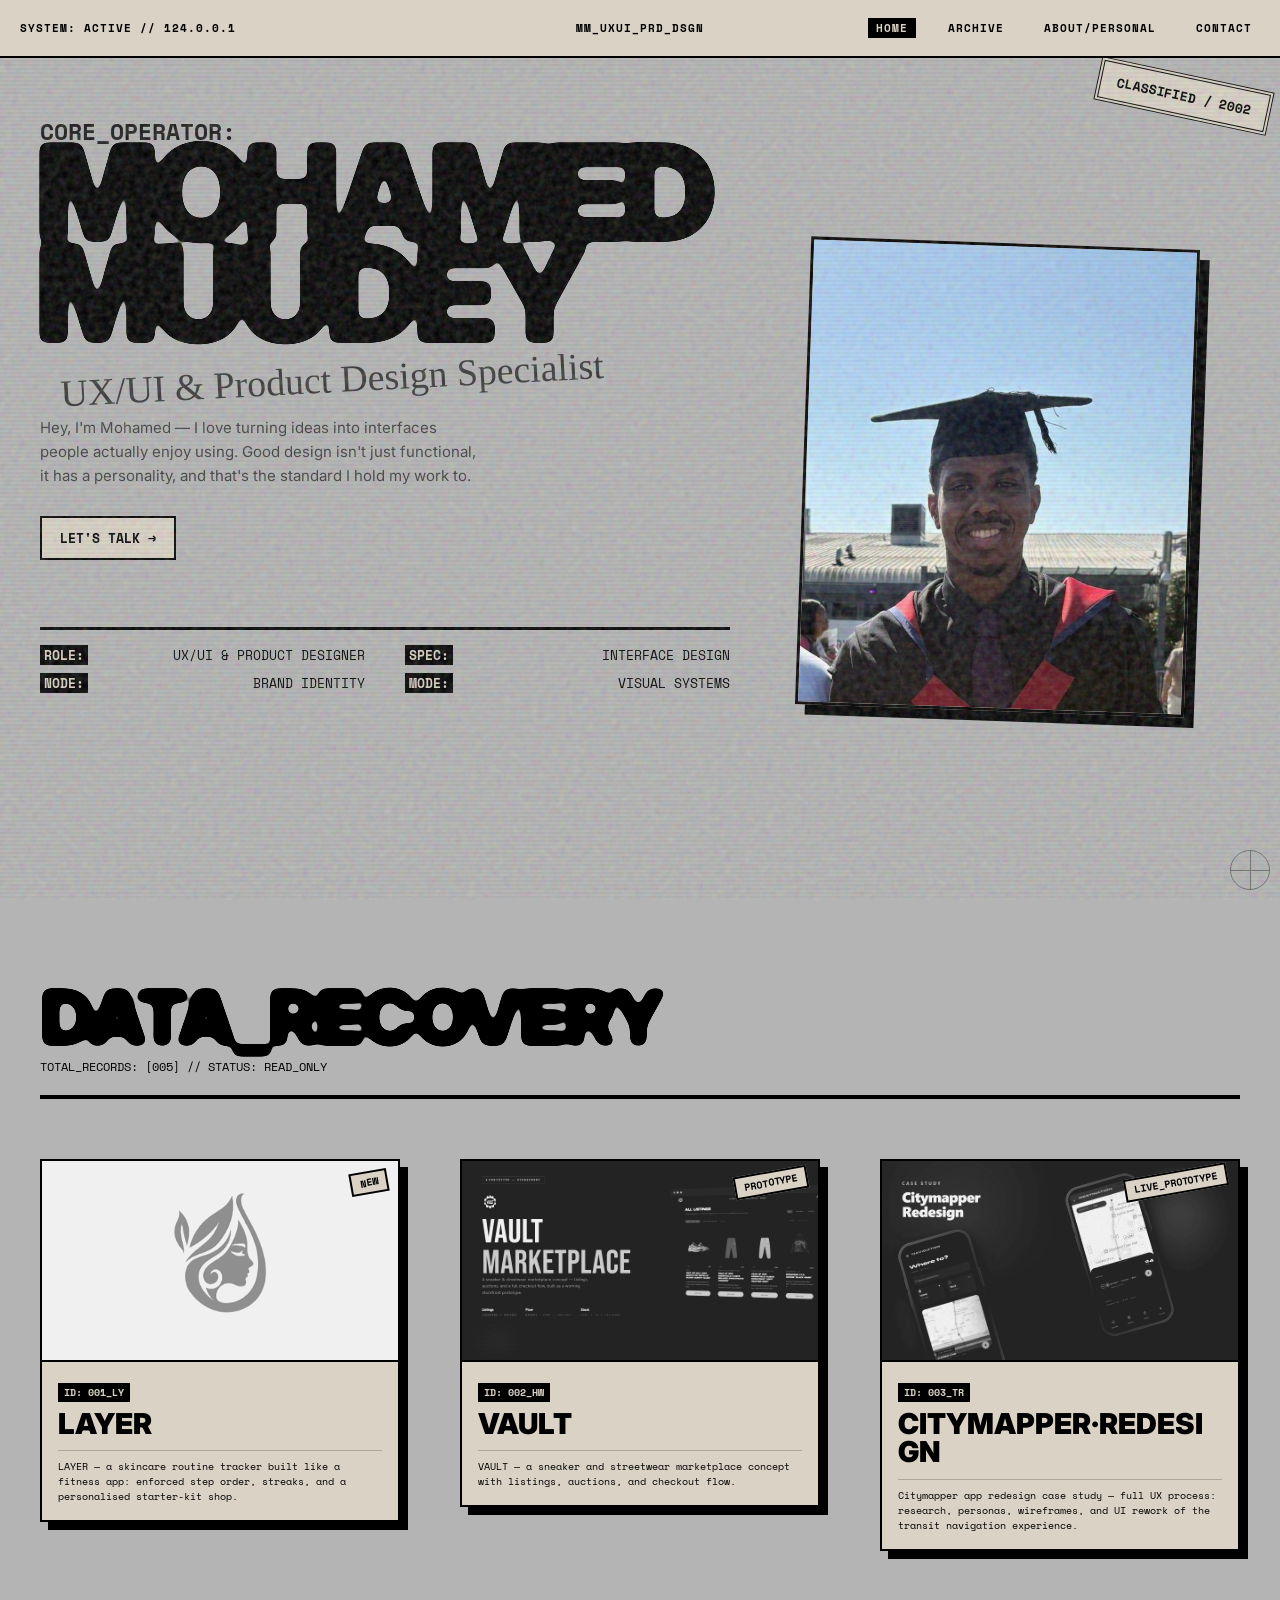
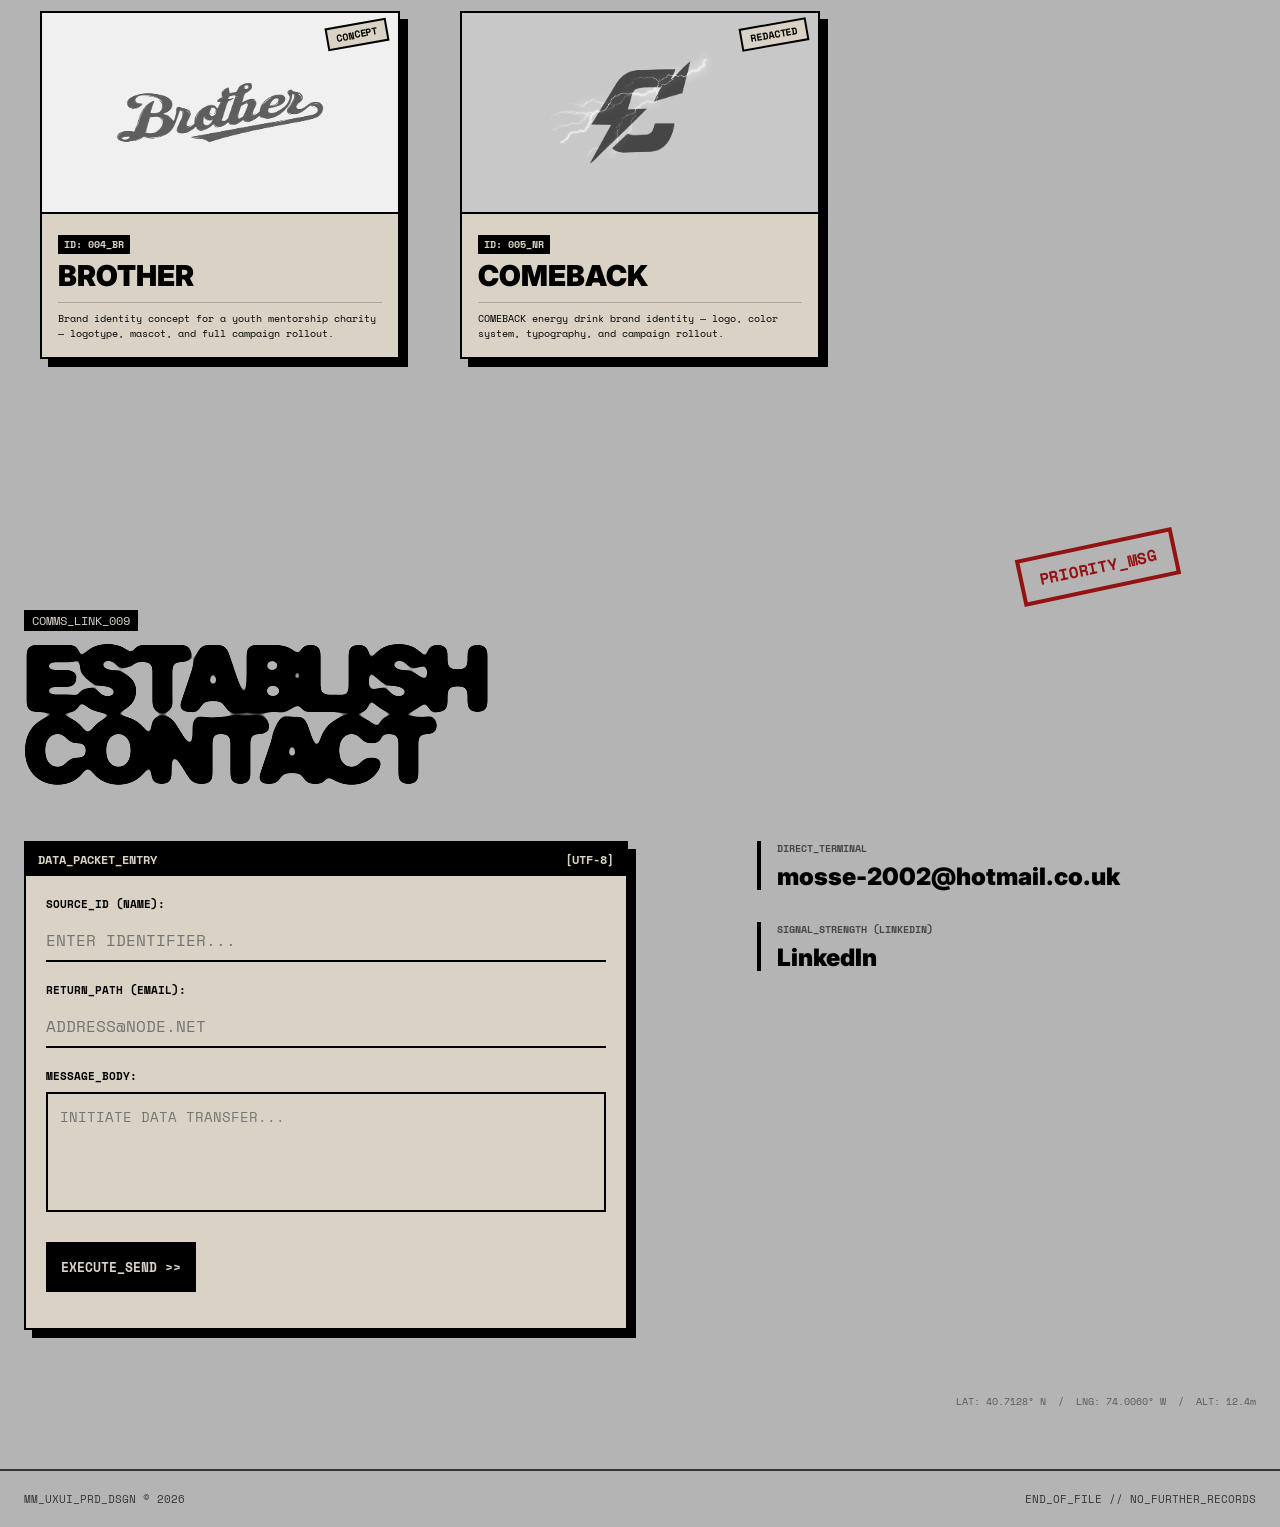
<file: index.html>
<!DOCTYPE html>
<html lang="en">
<head>
    <meta charset="UTF-8">
    <meta name="viewport" content="width=device-width, initial-scale=1.0">
    <title>Mohamed Muudey // UX/UI &amp; PRODUCT DESIGNER</title>
    <meta name="description" content="Mohamed Muudey — UX/UI &amp; Product Designer. Case studies, brand identity work, and archived experiments.">
    <link rel="preconnect" href="https://fonts.googleapis.com">
    <link rel="preconnect" href="https://fonts.gstatic.com" crossorigin="">
    <link href="https://fonts.googleapis.com/css2?family=Inter:wght@400;900&family=Permanent+Marker&family=Space+Mono:wght@400;700&display=swap" rel="stylesheet">
    <style>
        :root {
            --concrete-gray: #B4B4B4;
            --warm-beige: #D9D2C5;
            --black: #000000;
            --off-black: #1A1A1A;
            --white: #F2F2F2;
            --scanline: rgba(0, 0, 0, 0.08);
            --nav-h: 61px;
        }

        * {
            margin: 0;
            padding: 0;
            box-sizing: border-box;
            cursor: crosshair;
        }

        html {
            scroll-behavior: smooth;
            scroll-padding-top: var(--nav-h);
        }

        body {
            background-color: var(--concrete-gray);
            color: var(--black);
            font-family: 'Inter', sans-serif;
            width: 100%;
            position: relative;
            overflow-x: hidden;
        }

        /* ---------- global texture ---------- */
        body::before {
            content: "";
            position: fixed;
            top: 0; left: 0;
            width: 100%; height: 100%;
            background: url("data:image/svg+xml,%3Csvg viewBox='0 0 200 200' xmlns='http://www.w3.org/2000/svg'%3E%3Cfilter id='noiseFilter'%3E%3CfeTurbulence type='fractalNoise' baseFrequency='0.65' numOctaves='3' stitchTiles='stitch'/%3E%3C/filter%3E%3Crect width='100%25' height='100%25' filter='url(%23noiseFilter)'/%3E%3C/svg%3E");
            opacity: 0.25;
            pointer-events: none;
            z-index: 100;
        }

        body::after {
            content: "";
            position: fixed;
            top: 0; left: 0;
            width: 100%; height: 100%;
            background: linear-gradient(var(--scanline) 50%, transparent 50%);
            background-size: 100% 4px;
            pointer-events: none;
            z-index: 101;
            opacity: 0.3;
        }

        .filter-container { position: absolute; height: 0; width: 0; overflow: hidden; }
        .spray-text { filter: url(#spray-filter); }

        .registration-mark {
            position: fixed;
            width: 40px; height: 40px;
            border: 1px solid var(--black);
            border-radius: 50%;
            opacity: 0.35;
            pointer-events: none;
            z-index: 102;
        }
        .registration-mark::before { content: ""; position: absolute; top: 50%; left: 0; width: 100%; height: 1px; background: var(--black); }
        .registration-mark::after { content: ""; position: absolute; left: 50%; top: 0; width: 1px; height: 100%; background: var(--black); }
        .reg-top-left { top: 10px; left: 10px; }
        .reg-bottom-right { bottom: 10px; right: 10px; }
        a, button, input[type="submit"], input[type="button"], [role="button"] { cursor: pointer; }

        .skip-link {
            position: absolute;
            top: -60px; left: 8px;
            background: var(--black);
            color: var(--warm-beige);
            padding: 10px 16px;
            font-family: 'Space Mono', monospace;
            font-size: 12px;
            font-weight: 700;
            text-transform: uppercase;
            z-index: 999;
            transition: top 0.15s;
        }
        .skip-link:focus { top: 8px; }

        /* ---------- nav ---------- */
        header {
            position: sticky;
            top: 0;
            display: grid;
            grid-template-columns: 1fr auto 1fr;
            align-items: center;
            padding: 18px 20px;
            border-bottom: 2px solid var(--black);
            font-family: 'Space Mono', monospace;
            font-size: 11px;
            font-weight: 700;
            text-transform: uppercase;
            letter-spacing: 1px;
            z-index: 200;
            background-color: var(--warm-beige);
            transition: background-color 0.25s ease, box-shadow 0.25s ease;
        }

        header.nav-scrolled {
            background-color: rgba(217, 210, 197, 0.88);
            backdrop-filter: blur(10px);
            box-shadow: 0 4px 0 rgba(0,0,0,0.06);
        }

        .nav-links {
            display: flex;
            gap: 24px;
            justify-content: flex-end;
        }

        .nav-links a {
            color: var(--black);
            text-decoration: none;
            padding: 2px 8px;
            transition: all 0.1s;
        }

        .nav-links a:hover,
        .nav-links a.active {
            background: var(--black);
            color: var(--warm-beige);
        }

        section { position: relative; }

        /* ================= HOME ================= */
        #home {
            min-height: calc(100svh - var(--nav-h));
            display: grid;
            grid-template-columns: repeat(12, 1fr);
            grid-template-rows: repeat(12, 1fr);
            padding: 20px 40px;
            gap: 24px;
        }

        .hero-title-container {
            grid-column: 1 / 8;
            grid-row: 1 / 9;
            z-index: 5;
            display: flex;
            flex-direction: column;
            justify-content: center;
            pointer-events: none;
        }

        .sub-title {
            font-family: 'Space Mono', monospace;
            font-size: min(2.2vw, 2.6vh);
            font-weight: 900;
            line-height: 0.9;
            color: var(--off-black);
        }

        .main-name {
            font-size: min(10.5vw, 22vh);
            font-weight: 900;
            text-transform: uppercase;
            line-height: 0.75;
            letter-spacing: -0.06em;
            margin-left: -5px;
            white-space: nowrap;
            color: var(--black);
        }

        .marker-text {
            font-family: 'Permanent Marker', cursive;
            font-size: min(3.8vw, 4.2vh);
            transform: rotate(-3deg);
            color: var(--off-black);
            display: block;
            margin-left: 20px;
            margin-top: 10px;
            opacity: 0.8;
        }

        .meta-block {
            grid-column: 1 / 8;
            grid-row: 9 / 13;
            display: grid;
            grid-template-columns: repeat(2, 1fr);
            column-gap: 40px;
            row-gap: 4px;
            align-content: start;
            border-top: 3px solid var(--black);
            padding-top: 15px;
            font-family: 'Space Mono', monospace;
            font-size: 13px;
        }

        .meta-row { display: flex; justify-content: space-between; margin-bottom: 4px; }
        .meta-label { font-weight: 700; background: var(--black); color: var(--warm-beige); padding: 0 4px; }

        .stamp {
            position: absolute;
            top: 16px; right: 8px;
            border: 4px double var(--black);
            padding: 8px 16px;
            font-weight: 900;
            font-size: 13px;
            transform: rotate(12deg);
            font-family: 'Space Mono', monospace;
            z-index: 25;
            pointer-events: none;
            color: var(--black);
            background: var(--warm-beige);
            white-space: nowrap;
        }

        .portrait-wrap {
            grid-column: 8 / 13;
            grid-row: 1 / 13;
            position: relative;
            z-index: 20;
            align-self: center;
            justify-self: center;
            width: min(80%, 32vw, 440px);
            aspect-ratio: 0.83;
            transform: rotate(2deg);
            background: var(--warm-beige);
            overflow: hidden;
            border: 3px solid var(--black);
            box-shadow: 10px 10px 0px var(--black);
        }
        .portrait-img { width: 100%; height: 100%; display: block; object-fit: cover; object-position: 50% 50%; }

        @keyframes glitch {
            0% { clip-path: inset(10% 0 30% 0); transform: translate(-5px, 2px); }
            20% { clip-path: inset(40% 0 10% 0); transform: translate(5px, -2px); }
            40% { clip-path: inset(70% 0 5% 0); transform: translate(-2px, 5px); }
            60% { clip-path: inset(20% 0 60% 0); transform: translate(3px, -3px); }
            80% { clip-path: inset(50% 0 20% 0); transform: translate(-4px, 1px); }
            100% { clip-path: inset(10% 0 30% 0); transform: translate(-5px, 2px); }
        }
        .glitch-on-hover:hover { animation: glitch 0.3s infinite linear alternate-reverse; }

        .hero-intro {
            font-family: 'Inter', sans-serif;
            font-size: 15px;
            line-height: 1.6;
            max-width: 440px;
            margin-top: 18px;
            color: var(--off-black);
            opacity: 0.75;
        }

        .talk-cta {
            pointer-events: auto;
            align-self: flex-start;
            display: inline-flex;
            align-items: center;
            gap: 8px;
            margin-top: 28px;
            padding: 10px 18px;
            border: 2px solid var(--black);
            font-family: 'Space Mono', monospace;
            font-weight: 700;
            font-size: 13px;
            text-transform: uppercase;
            text-decoration: none;
            color: var(--black);
            background: var(--warm-beige);
            transition: all 0.15s;
        }
        .talk-cta:hover { background: var(--black); color: var(--warm-beige); transform: translate(-2px, -2px); box-shadow: 4px 4px 0px var(--black); }

        /* ================= ARCHIVE / WORK ================= */
        #archive { padding: 90px 40px 60px; }

        .archive-header { margin-bottom: 60px; border-bottom: 4px solid var(--black); padding-bottom: 20px; }
        .archive-title { font-size: 6vw; font-weight: 900; text-transform: uppercase; line-height: 0.8; letter-spacing: -0.04em; filter: url(#spray-filter); }

        .project-grid { display: grid; grid-template-columns: repeat(3, 1fr); gap: 60px; margin-bottom: 100px; align-items: start; }

        .project-card {
            min-width: 0;
            border: 2px solid var(--black);
            background: var(--warm-beige);
            display: flex;
            flex-direction: column;
            position: relative;
            box-shadow: 8px 8px 0px var(--black);
            transition: transform 0.2s, box-shadow 0.2s;
            text-decoration: none;
            color: inherit;
        }
        .project-card:hover { transform: translate(-4px, -4px); box-shadow: 12px 12px 0px var(--black); }

        .project-thumb { width: 100%; aspect-ratio: 16/9; background: var(--concrete-gray); border-bottom: 2px solid var(--black); position: relative; overflow: hidden; display: flex; align-items: center; justify-content: center; }
        .project-thumb img { width: 100%; height: 100%; object-fit: cover; filter: grayscale(1) contrast(1.2); opacity: 0.8; transition: filter 0.25s, opacity 0.25s; }
        .project-card:hover .project-thumb img { filter: grayscale(0) contrast(1.05); opacity: 1; }

        .project-info { padding: 16px; font-family: 'Space Mono', monospace; }
        .project-id { font-size: 10px; font-weight: 700; background: var(--black); color: var(--warm-beige); padding: 2px 6px; display: inline-block; margin-bottom: 8px; }
        .project-name { font-family: 'Inter', sans-serif; font-weight: 900; font-size: 1.8rem; text-transform: uppercase; line-height: 1; margin-bottom: 12px; overflow-wrap: break-word; }
        .project-meta { font-size: 10px; display: flex; justify-content: space-between; border-top: 1px solid rgba(0,0,0,0.2); padding-top: 8px; }

        .stamp-small {
            position: absolute; top: 10px; right: 10px;
            border: 2px solid var(--black);
            padding: 2px 8px;
            font-family: 'Space Mono', monospace;
            font-weight: 900;
            font-size: 10px;
            transform: rotate(-10deg);
            background: var(--warm-beige);
            z-index: 5;
        }

        /* ================= CONTACT ================= */
        #contact {
            padding: 90px 24px 60px;
            display: grid;
            grid-template-columns: repeat(12, 1fr);
            gap: 24px;
        }

        #contact .contact-header-container { grid-column: 1 / 8; }
        #contact .section-tag { font-family: 'Space Mono', monospace; font-size: 12px; background: var(--black); color: var(--warm-beige); padding: 2px 8px; display: inline-block; margin-bottom: 12px; }
        #contact .page-title { font-size: 7vw; font-weight: 900; text-transform: uppercase; line-height: 0.8; letter-spacing: -0.04em; color: var(--black); filter: url(#spray-filter); }

        #contact .form-container {
            grid-column: 1 / 7;
            grid-row: 2 / 3;
            border: 2px solid var(--black);
            background: var(--warm-beige);
            box-shadow: 8px 8px 0px var(--black);
            display: flex;
            flex-direction: column;
            margin-top: 30px;
        }

        #contact .form-header { background: var(--black); color: var(--warm-beige); padding: 8px 12px; font-family: 'Space Mono', monospace; font-size: 12px; font-weight: 700; display: flex; justify-content: space-between; }
        #contact .terminal-form { padding: 20px; display: flex; flex-direction: column; gap: 20px; flex-grow: 1; }
        #contact .form-group { display: flex; flex-direction: column; gap: 8px; }
        #contact .form-label { font-family: 'Space Mono', monospace; font-size: 11px; font-weight: 700; color: var(--black); }
        #contact .terminal-input { background: transparent; border: none; border-bottom: 2px solid var(--black); font-family: 'Space Mono', monospace; font-size: 16px; color: var(--black); padding: 8px 0; outline: none; }
        #contact .terminal-input:focus { background: rgba(0,0,0,0.05); }
        #contact .terminal-textarea { background: transparent; border: 2px solid var(--black); font-family: 'Space Mono', monospace; font-size: 14px; padding: 12px; min-height: 120px; resize: none; outline: none; }
        #contact .terminal-input:focus-visible,
        #contact .terminal-textarea:focus-visible,
        #contact .submit-btn:focus-visible,
        .nav-links a:focus-visible,
        .marker-scribble:focus-visible { outline: 2px solid var(--black); outline-offset: 3px; }

        #contact .submit-btn { background: var(--black); color: var(--warm-beige); border: none; padding: 15px; font-family: 'Space Mono', monospace; font-weight: 700; text-transform: uppercase; cursor: pointer; transition: all 0.2s; align-self: flex-start; margin-top: 10px; }
        #contact .submit-btn:hover { background: var(--white); color: var(--black); transform: translate(2px, -2px); box-shadow: -4px 4px 0px var(--black); }
        #contact .submit-btn:disabled { opacity: 0.5; cursor: not-allowed; }
        #contact .form-status { font-family: 'Space Mono', monospace; font-size: 11px; font-weight: 700; text-transform: uppercase; margin-top: -4px; }
        #contact .form-status.success { color: #006400; }
        #contact .form-status.error { color: #cc0000; }

        #contact .info-sidebar { grid-column: 8 / 13; grid-row: 2 / 3; display: flex; flex-direction: column; gap: 32px; margin-top: 30px; }
        #contact .info-block { border-left: 4px solid var(--black); padding-left: 16px; }
        #contact .info-title { font-family: 'Space Mono', monospace; font-size: 10px; font-weight: 700; text-transform: uppercase; opacity: 0.6; margin-bottom: 8px; }
        #contact .info-content { font-size: 24px; font-weight: 900; line-height: 1.1; word-break: break-all; }
        #contact .contact-marker-note { font-family: 'Permanent Marker', cursive; font-size: 1.5vw; color: var(--off-black); transform: rotate(-5deg); margin-top: 40px; opacity: 0.8; max-width: 300px; }

        #contact .coordinate-grid { grid-column: 1 / 13; margin-top: 40px; font-family: 'Space Mono', monospace; font-size: 10px; text-align: right; opacity: 0.5; }

        #contact .stamp-red {
            position: absolute; right: 8%; top: 24px;
            border: 4px solid #cc0000;
            color: #cc0000;
            padding: 8px 16px;
            font-family: 'Space Mono', monospace;
            font-weight: 900;
            text-transform: uppercase;
            transform: rotate(-12deg);
            opacity: 0.9;
            pointer-events: none;
            mix-blend-mode: multiply;
        }

        footer {
            border-top: 2px solid var(--black);
            padding: 20px 24px;
            display: flex;
            justify-content: space-between;
            flex-wrap: wrap;
            gap: 8px;
            font-family: 'Space Mono', monospace;
            font-size: 11px;
            text-transform: uppercase;
            opacity: 0.7;
        }

        /* ================= scroll reveal ================= */
        .reveal { opacity: 0; transform: translateY(28px); transition: opacity 0.7s ease, transform 0.7s ease; }
        .reveal.in-view { opacity: 1; transform: translateY(0); }
        .reveal-stagger.in-view { transition-delay: calc(var(--i, 0) * 90ms); }

        @media (prefers-reduced-motion: reduce) {
            html { scroll-behavior: auto; }
            .reveal { opacity: 1; transform: none; transition: none; }
            .glitch-on-hover:hover { animation: none; }
        }

        /* ================= responsive ================= */
        @media (max-width: 1024px) {
            #home { display: flex; flex-direction: column; gap: 32px; padding: 32px 24px; min-height: auto; }
            .hero-title-container { justify-content: flex-start; }
            .portrait-wrap { width: min(60%, 320px); margin: 0 auto; }
            .stamp { display: none; }
            .meta-block { grid-template-columns: 1fr; }
            .spray-text, .archive-title, #contact .page-title { filter: none; }

            .project-grid { grid-template-columns: repeat(2, 1fr); gap: 40px; }

            #contact { grid-template-columns: 1fr; padding: 60px 20px; }
            #contact .contact-header-container,
            #contact .form-container,
            #contact .info-sidebar,
            #contact .coordinate-grid { grid-column: 1 / -1; grid-row: auto; }
            #contact .page-title { font-size: 12vw; overflow-wrap: break-word; }
            #contact .stamp-red { display: none; }
            #contact .coordinate-grid { text-align: left; }
        }

        @media (max-width: 640px) {
            header {
                grid-template-columns: 1fr;
                justify-items: center;
                gap: 8px;
                padding: 12px 16px;
                text-align: center;
            }
            header .status { display: none; }
            .nav-links { justify-content: center; flex-wrap: wrap; gap: 8px 14px; }
            .project-grid { grid-template-columns: 1fr; }
            .archive-title { font-size: 12vw; overflow-wrap: break-word; }
            .project-name { overflow-wrap: break-word; }
            .registration-mark { display: none; }
        }
    </style>
</head>
<body>
    <a class="skip-link" href="#archive">Skip to work</a>

    <div class="filter-container">
        <svg xmlns="http://www.w3.org/2000/svg">
            <filter id="spray-filter" x="-20%" y="-20%" width="140%" height="140%">
                <feGaussianBlur in="SourceGraphic" stdDeviation="4" result="blur"></feGaussianBlur>
                <feColorMatrix in="blur" mode="matrix" values="1 0 0 0 0  0 1 0 0 0  0 0 1 0 0  0 0 0 18 -7" result="gooey"></feColorMatrix>
                <feComposite in="SourceGraphic" in2="gooey" operator="atop"></feComposite>
            </filter>
        </svg>
    </div>

    <div class="registration-mark reg-top-left"></div>
    <div class="registration-mark reg-bottom-right"></div>

    <header id="site-nav">
        <div class="status">SYSTEM: ACTIVE // 124.0.0.1</div>
        <div class="logo">MM_UXUI_PRD_DSGN</div>
        <nav class="nav-links">
            <a href="#home" data-nav-link="home" class="active">HOME</a>
            <a href="#archive" data-nav-link="archive">ARCHIVE</a>
            <a href="About/index.html">ABOUT/PERSONAL</a>
            <a href="#contact" data-nav-link="contact">CONTACT</a>
        </nav>
    </header>

    <!-- ================= HOME ================= -->
    <section id="home">
        <div class="hero-title-container">
            <span class="sub-title">CORE_OPERATOR:</span>
            <h1 class="main-name spray-text glitch-on-hover">Mohamed<br>Muudey</h1>
            <span class="marker-text">UX/UI &amp; Product Design Specialist</span>
            <p class="hero-intro">Hey, I'm Mohamed — I love turning ideas into interfaces people actually enjoy using. Good design isn't just functional, it has a personality, and that's the standard I hold my work to.</p>
            <a href="#contact" class="talk-cta">LET'S TALK &rarr;</a>
        </div>

        <div class="stamp">CLASSIFIED / 2002</div>
        <div class="portrait-wrap">
            <img src="Home/profile.jpg" alt="Portrait of Mohamed Muudey" class="portrait-img">
        </div>

        <div class="meta-block">
            <div class="meta-row"><span class="meta-label">ROLE:</span><span>UX/UI &amp; PRODUCT DESIGNER</span></div>
            <div class="meta-row"><span class="meta-label">SPEC:</span><span>INTERFACE DESIGN</span></div>
            <div class="meta-row"><span class="meta-label">NODE:</span><span>BRAND IDENTITY</span></div>
            <div class="meta-row"><span class="meta-label">MODE:</span><span>VISUAL SYSTEMS</span></div>
        </div>
    </section>

    <!-- ================= ARCHIVE / WORK ================= -->
    <section id="archive">
        <div class="archive-header reveal">
            <h1 class="archive-title">DATA_RECOVERY</h1>
            <div style="font-family: 'Space Mono', monospace; font-size: 12px; margin-top: 10px;">
                TOTAL_RECORDS: [005] // STATUS: READ_ONLY
            </div>
        </div>

        <div class="project-grid">
            <a href="Work/layer%20pro/LAYER%20Case%20Study.dc.html" class="project-card reveal reveal-stagger" style="--i:0">
                <div class="stamp-small">NEW</div>
                <div class="project-thumb"><img src="Work/covers/layer.png" alt="LAYER cover"></div>
                <div class="project-info">
                    <span class="project-id">ID: 001_LY</span>
                    <h2 class="project-name">LAYER</h2>
                    <div class="project-meta">LAYER — a skincare routine tracker built like a fitness app: enforced step order, streaks, and a personalised starter-kit shop.</div>
                </div>
            </a>

            <a href="Work/Vault/index.html" class="project-card reveal reveal-stagger" style="--i:1">
                <div class="stamp-small">PROTOTYPE</div>
                <div class="project-thumb"><img src="Work/covers/v.png" alt="Vault cover"></div>
                <div class="project-info">
                    <span class="project-id">ID: 002_HW</span>
                    <h2 class="project-name">VAULT</h2>
                    <div class="project-meta">VAULT — a sneaker and streetwear marketplace concept with listings, auctions, and checkout flow.</div>
                </div>
            </a>

            <a href="Work/Citymapper/index.html" class="project-card reveal reveal-stagger" style="--i:2">
                <div class="stamp-small">LIVE_PROTOTYPE</div>
                <div class="project-thumb"><img src="Work/covers/cm.png" alt="Citymapper redesign cover"></div>
                <div class="project-info">
                    <span class="project-id">ID: 003_TR</span>
                    <h2 class="project-name">Citymapper&middot;Redesign</h2>
                    <div class="project-meta">Citymapper app redesign case study — full UX process: research, personas, wireframes, and UI rework of the transit navigation experience.</div>
                </div>
            </a>

            <a href="Work/Brother/index.html" class="project-card reveal reveal-stagger" style="--i:3">
                <div class="stamp-small">CONCEPT</div>
                <div class="project-thumb"><img src="Work/covers/brother-cover.jpg" alt="Brother cover"></div>
                <div class="project-info">
                    <span class="project-id">ID: 004_BR</span>
                    <h2 class="project-name">BROTHER</h2>
                    <div class="project-meta">Brand identity concept for a youth mentorship charity — logotype, mascot, and full campaign rollout.</div>
                </div>
            </a>

            <a href="Work/COMEBACK/index.html" class="project-card reveal reveal-stagger" style="--i:4">
                <div class="stamp-small">REDACTED</div>
                <div class="project-thumb"><img src="Work/covers/cl.png" alt="COMEBACK cover"></div>
                <div class="project-info">
                    <span class="project-id">ID: 005_NR</span>
                    <h2 class="project-name">COMEBACK</h2>
                    <div class="project-meta">COMEBACK energy drink brand identity — logo, color system, typography, and campaign rollout.</div>
                </div>
            </a>
        </div>
    </section>

    <!-- ================= CONTACT ================= -->
    <section id="contact">
        <div class="stamp-red">PRIORITY_MSG</div>

        <div class="contact-header-container reveal">
            <span class="section-tag">COMMS_LINK_009</span>
            <h1 class="page-title">ESTABLISH<br>CONTACT</h1>
        </div>

        <div class="form-container reveal">
            <div class="form-header">
                <span>DATA_PACKET_ENTRY</span>
                <span>[UTF-8]</span>
            </div>
            <form class="terminal-form" id="contact-form">
                <div class="form-group">
                    <label class="form-label" for="cf-name">SOURCE_ID (NAME):</label>
                    <input type="text" id="cf-name" name="name" class="terminal-input" placeholder="ENTER IDENTIFIER..." required>
                </div>
                <div class="form-group">
                    <label class="form-label" for="cf-email">RETURN_PATH (EMAIL):</label>
                    <input type="email" id="cf-email" name="email" class="terminal-input" placeholder="ADDRESS@NODE.NET" required>
                </div>
                <div class="form-group">
                    <label class="form-label" for="cf-message">MESSAGE_BODY:</label>
                    <textarea id="cf-message" name="message" class="terminal-textarea" placeholder="INITIATE DATA TRANSFER..." required></textarea>
                </div>
                <button type="submit" class="submit-btn">EXECUTE_SEND &gt;&gt;</button>
                <div class="form-status" id="form-status"></div>
            </form>
        </div>

        <div class="info-sidebar reveal">
            <div class="info-block">
                <div class="info-title">DIRECT_TERMINAL</div>
                <div class="info-content"><a href="mailto:mosse-2002@hotmail.co.uk" style="color: inherit; text-decoration: none;">mosse-2002@hotmail.co.uk</a></div>
            </div>
            <div class="info-block">
                <div class="info-title"><a href="https://www.linkedin.com/in/mohamed-muudey-5355121b0/" target="_blank" rel="noopener" style="color: inherit; text-decoration: none;">SIGNAL_STRENGTH (LINKEDIN)</a></div>
                <div class="info-content"><a href="https://www.linkedin.com/in/mohamed-muudey-5355121b0/" target="_blank" rel="noopener" style="color: inherit; text-decoration: none;">LinkedIn</a></div>
            </div>
        </div>

        <div class="coordinate-grid">
            LAT: 40.7128&deg; N &nbsp;/&nbsp; LNG: 74.0060&deg; W &nbsp;/&nbsp; ALT: 12.4m
        </div>
    </section>

    <footer>
        <span>MM_UXUI_PRD_DSGN &copy; 2026</span>
        <span>END_OF_FILE // NO_FURTHER_RECORDS</span>
    </footer>

    <script>
        // ---- nav: bg-on-scroll + scroll-spy ----
        const nav = document.getElementById('site-nav');
        const navLinks = Array.from(document.querySelectorAll('[data-nav-link]'));
        const sections = navLinks.map(l => document.getElementById(l.getAttribute('data-nav-link'))).filter(Boolean);

        const onScroll = () => {
            if (nav) nav.classList.toggle('nav-scrolled', window.scrollY > 20);
        };
        window.addEventListener('scroll', onScroll, { passive: true });
        onScroll();

        const spy = new IntersectionObserver((entries) => {
            entries.forEach(entry => {
                if (entry.isIntersecting) {
                    const id = entry.target.id;
                    navLinks.forEach(l => l.classList.toggle('active', l.getAttribute('data-nav-link') === id));
                }
            });
        }, { rootMargin: '-45% 0px -50% 0px', threshold: 0 });
        sections.forEach(s => spy.observe(s));

        // ---- scroll reveal ----
        const revealEls = document.querySelectorAll('.reveal');
        const revealObserver = new IntersectionObserver((entries, obs) => {
            entries.forEach(entry => {
                if (entry.isIntersecting) {
                    entry.target.classList.add('in-view');
                    obs.unobserve(entry.target);
                }
            });
        }, { threshold: 0.15 });
        revealEls.forEach(el => revealObserver.observe(el));

        // ---- hero parallax on mousemove ----
        document.addEventListener('mousemove', (e) => {
            const x = (e.clientX / window.innerWidth) - 0.5;
            const y = (e.clientY / window.innerHeight) - 0.5;
            const name = document.querySelector('.main-name');
            if (name) name.style.transform = `translate(${x * 15}px, ${y * 15}px)`;
        });

        // ---- occasional flicker on stamps / labels (dossier aesthetic) ----
        setInterval(() => {
            const items = document.querySelectorAll('.main-name, .stamp, .meta-label, .stamp-small');
            const target = items[Math.floor(Math.random() * items.length)];
            if (!target) return;
            target.style.opacity = '0.6';
            setTimeout(() => { target.style.opacity = '1'; }, 100);
        }, 3200);

        // ---- contact form submit ----
        const contactForm = document.getElementById('contact-form');
        const contactSubmitBtn = contactForm.querySelector('.submit-btn');
        const contactStatusEl = document.getElementById('form-status');

        contactForm.addEventListener('submit', async (e) => {
            e.preventDefault();

            contactSubmitBtn.disabled = true;
            contactSubmitBtn.textContent = 'TRANSMITTING...';
            contactStatusEl.textContent = '';
            contactStatusEl.className = 'form-status';

            const formData = new FormData(contactForm);
            formData.append('_subject', 'New message from portfolio contact form');
            formData.append('_captcha', 'false');
            formData.append('_template', 'table');

            try {
                const response = await fetch('https://formsubmit.co/ajax/mosse-2002@hotmail.co.uk', {
                    method: 'POST',
                    headers: { 'Accept': 'application/json' },
                    body: formData
                });

                if (!response.ok) throw new Error('Request failed');

                contactSubmitBtn.textContent = 'TRANSMISSION_SENT >>';
                contactStatusEl.textContent = 'MESSAGE DELIVERED. STANDBY FOR REPLY.';
                contactStatusEl.className = 'form-status success';
                contactForm.reset();
                setTimeout(() => { contactSubmitBtn.textContent = 'EXECUTE_SEND >>'; }, 4000);
            } catch (err) {
                contactSubmitBtn.textContent = 'EXECUTE_SEND >>';
                contactStatusEl.textContent = 'TRANSMISSION_FAILED. TRY AGAIN.';
                contactStatusEl.className = 'form-status error';
            } finally {
                contactSubmitBtn.disabled = false;
            }
        });
    </script>
</body>
</html>
</file>
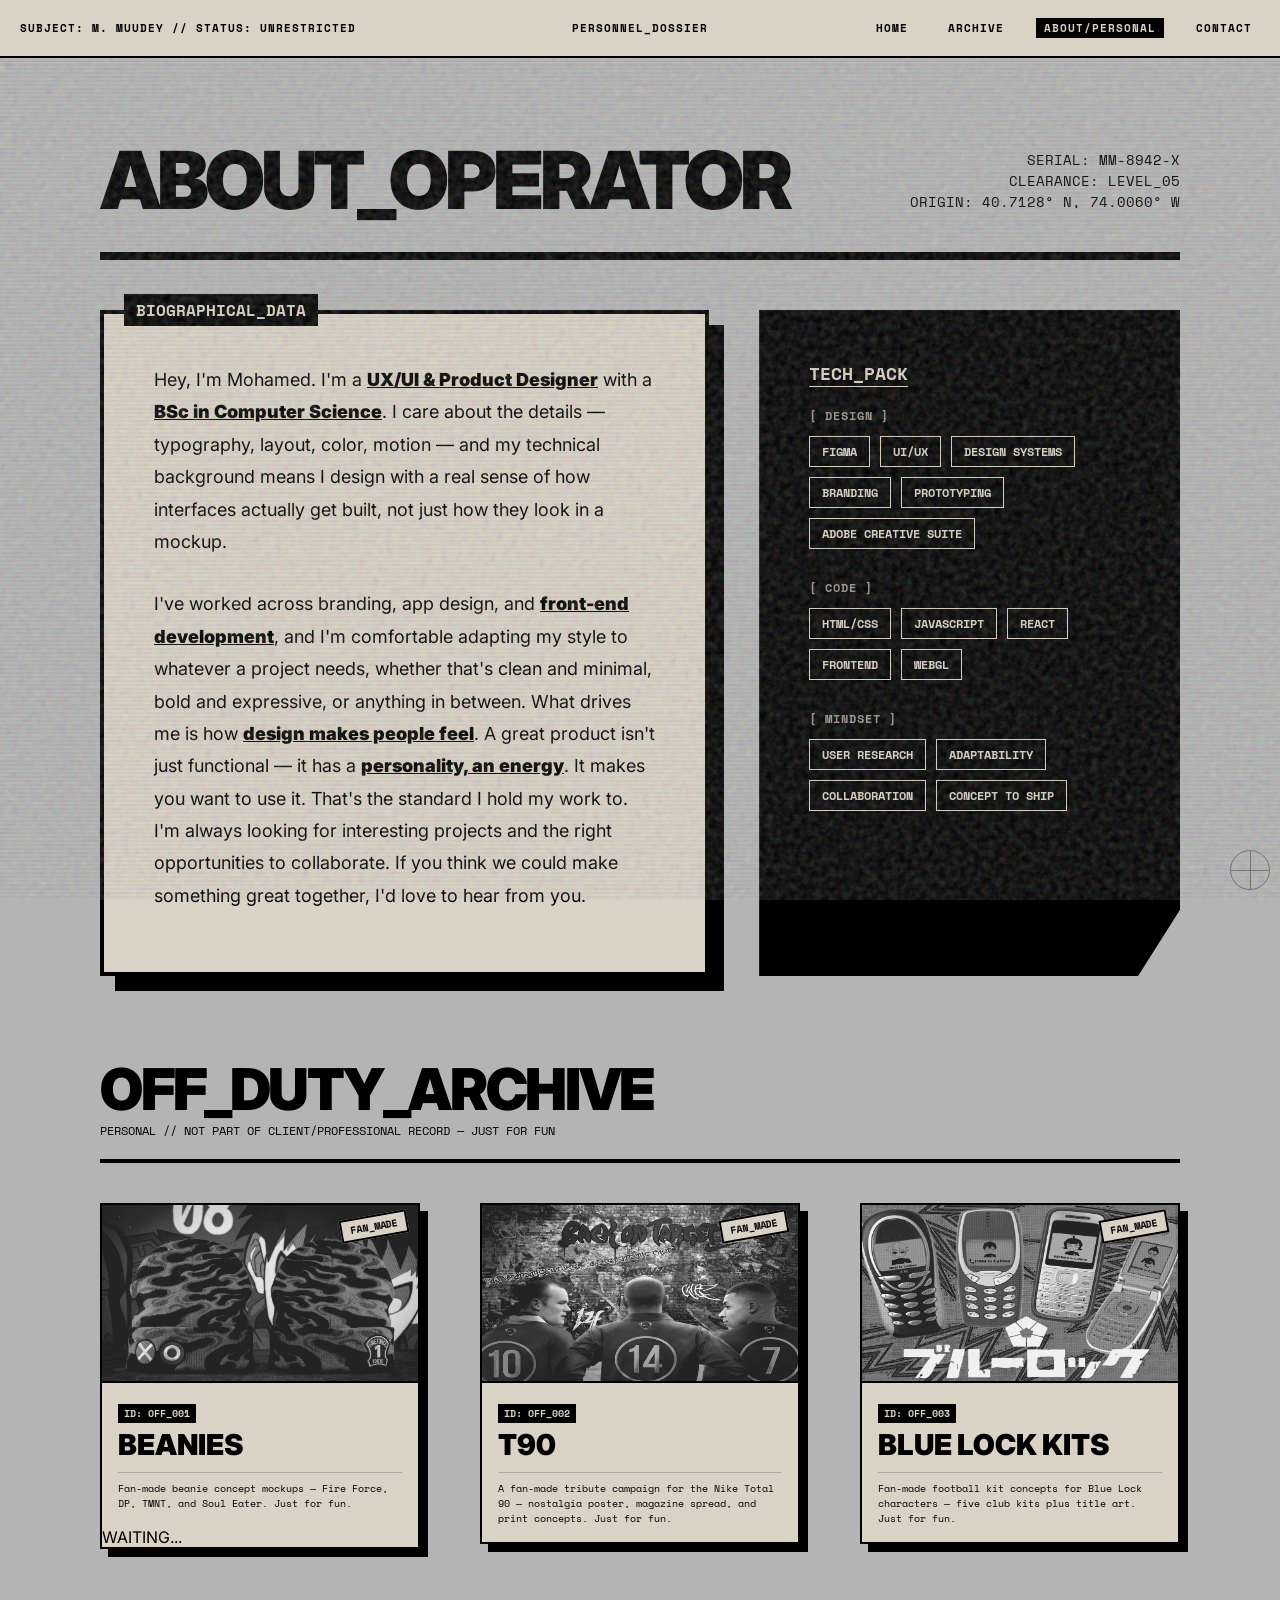
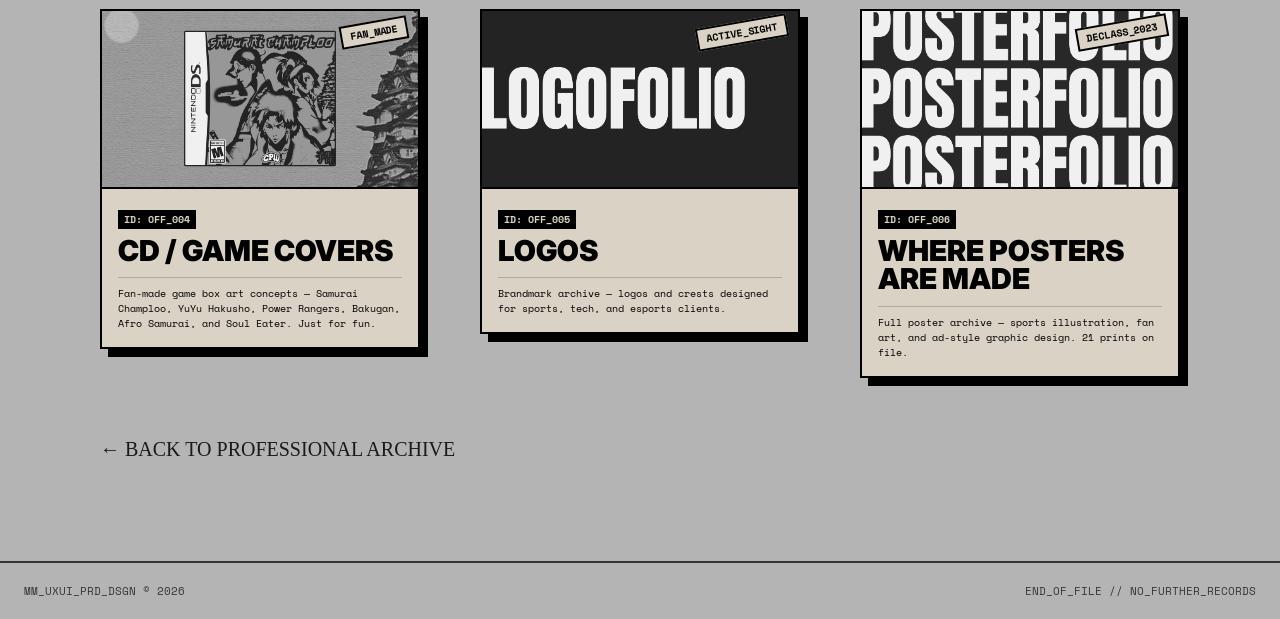
<file: About/index.html>
<!DOCTYPE html>
<html lang="en">
<head>
    <meta charset="UTF-8">
    <meta name="viewport" content="width=device-width, initial-scale=1.0">
    <title>ABOUT / PERSONAL // Mohamed Muudey</title>
    <meta name="description" content="About Mohamed Muudey, and a look at the off-duty, fan-made design work.">
    <link rel="preconnect" href="https://fonts.googleapis.com">
    <link rel="preconnect" href="https://fonts.gstatic.com" crossorigin="">
    <link href="https://fonts.googleapis.com/css2?family=Inter:wght@400;900&family=Permanent+Marker&family=Space+Mono:wght@400;700&display=swap" rel="stylesheet">
    <style>
        :root {
            --concrete-gray: #B4B4B4;
            --warm-beige: #D9D2C5;
            --black: #000000;
            --off-black: #1A1A1A;
            --white: #F2F2F2;
            --scanline: rgba(0, 0, 0, 0.08);
        }

        * { margin: 0; padding: 0; box-sizing: border-box; cursor: crosshair; }
        a, button, input[type="submit"], input[type="button"], [role="button"] { cursor: pointer; }

        html { scroll-behavior: smooth; }

        body {
            background-color: var(--concrete-gray);
            color: var(--black);
            font-family: 'Inter', sans-serif;
            width: 100%;
            position: relative;
            overflow-x: hidden;
        }

        body::before {
            content: "";
            position: fixed;
            top: 0; left: 0;
            width: 100%; height: 100%;
            background: url("data:image/svg+xml,%3Csvg viewBox='0 0 200 200' xmlns='http://www.w3.org/2000/svg'%3E%3Cfilter id='noiseFilter'%3E%3CfeTurbulence type='fractalNoise' baseFrequency='0.65' numOctaves='3' stitchTiles='stitch'/%3E%3C/filter%3E%3Crect width='100%25' height='100%25' filter='url(%23noiseFilter)'/%3E%3C/svg%3E");
            opacity: 0.25;
            pointer-events: none;
            z-index: 100;
        }

        body::after {
            content: "";
            position: fixed;
            top: 0; left: 0;
            width: 100%; height: 100%;
            background: linear-gradient(var(--scanline) 50%, transparent 50%);
            background-size: 100% 4px;
            pointer-events: none;
            z-index: 101;
            opacity: 0.3;
        }

        .filter-container { position: absolute; height: 0; width: 0; overflow: hidden; }

        .registration-mark {
            position: fixed;
            width: 40px; height: 40px;
            border: 1px solid var(--black);
            border-radius: 50%;
            opacity: 0.35;
            pointer-events: none;
            z-index: 102;
        }
        .registration-mark::before { content: ""; position: absolute; top: 50%; left: 0; width: 100%; height: 1px; background: var(--black); }
        .registration-mark::after { content: ""; position: absolute; left: 50%; top: 0; width: 1px; height: 100%; background: var(--black); }
        .reg-top-left { top: 10px; left: 10px; }
        .reg-bottom-right { bottom: 10px; right: 10px; }

        /* ---------- nav ---------- */
        header {
            position: sticky;
            top: 0;
            display: grid;
            grid-template-columns: 1fr auto 1fr;
            align-items: center;
            padding: 18px 20px;
            border-bottom: 2px solid var(--black);
            font-family: 'Space Mono', monospace;
            font-size: 11px;
            font-weight: 700;
            text-transform: uppercase;
            letter-spacing: 1px;
            z-index: 200;
            background-color: var(--warm-beige);
            transition: background-color 0.25s ease, box-shadow 0.25s ease;
        }
        header.nav-scrolled {
            background-color: rgba(217, 210, 197, 0.88);
            backdrop-filter: blur(10px);
            box-shadow: 0 4px 0 rgba(0,0,0,0.06);
        }

        .nav-links { display: flex; gap: 24px; justify-content: flex-end; }
        .nav-links a { color: var(--black); text-decoration: none; padding: 2px 8px; transition: all 0.1s; }
        .nav-links a:hover, .nav-links a.active { background: var(--black); color: var(--warm-beige); }
        .nav-links a:focus-visible { outline: 2px solid var(--black); outline-offset: 3px; }

        /* ================= DOSSIER ================= */
        main { padding: 90px 100px 40px; }

        .dossier-header {
            display: flex;
            justify-content: space-between;
            align-items: flex-end;
            border-bottom: 8px solid var(--black);
            padding-bottom: 40px;
            margin-bottom: 50px;
        }

        .dossier-title {
            font-family: 'Inter', sans-serif;
            font-weight: 900;
            font-size: 80px;
            text-transform: uppercase;
            line-height: 0.8;
            letter-spacing: -4px;
        }

        .dossier-id { font-family: 'Space Mono', monospace; font-size: 14px; text-align: right; }

        .bio-manifesto-row { display: grid; grid-template-columns: repeat(12, 1fr); gap: 50px; margin-bottom: 90px; }

        .bio-section {
            grid-column: 1 / 8;
            background: var(--warm-beige);
            border: 4px solid var(--black);
            padding: 50px 50px 60px;
            box-shadow: 15px 15px 0px var(--black);
            position: relative;
        }

        .bio-tag {
            position: absolute;
            top: -20px; left: 20px;
            background: var(--black);
            color: var(--warm-beige);
            padding: 4px 12px;
            font-family: 'Space Mono', monospace;
            font-weight: 700;
        }

        .bio-text { font-size: 18px; font-weight: 400; line-height: 1.8; color: var(--black); margin-bottom: 30px; }
        .bio-text:last-child { margin-bottom: 0; }
        .bio-text b { font-weight: 900; text-decoration: underline; }

        .manifesto-block {
            grid-column: 8 / 13;
            background: var(--black);
            color: var(--warm-beige);
            padding: 50px;
            font-family: 'Space Mono', monospace;
            clip-path: polygon(0 0, 100% 0, 100% 90%, 90% 100%, 0 100%);
        }

        .manifesto-title { font-size: 18px; font-weight: 700; margin-bottom: 20px; border-bottom: 1px solid var(--warm-beige); display: inline-block; }
        .tech-pack { display: flex; flex-direction: column; gap: 30px; }
        .tech-cat-title { font-size: 12px; font-weight: 700; margin-bottom: 12px; opacity: 0.7; letter-spacing: 1px; }
        .tech-tags { display: flex; flex-wrap: wrap; gap: 10px; }
        .tech-tags span { border: 1px solid var(--warm-beige); padding: 6px 12px; font-size: 12px; font-weight: 700; text-transform: uppercase; transition: all 0.1s; }
        .tech-tags span:hover { background: var(--warm-beige); color: var(--black); }

        /* ================= OFF-DUTY ARCHIVE ================= */
        .archive-header { margin-bottom: 40px; border-bottom: 4px solid var(--black); padding-bottom: 20px; }
        .archive-title { font-size: 4.5vw; font-weight: 900; text-transform: uppercase; line-height: 0.8; letter-spacing: -0.04em; }

        .project-grid { display: grid; grid-template-columns: repeat(3, 1fr); gap: 60px; margin-bottom: 60px; align-items: start; }

        .project-card {
            min-width: 0;
            border: 2px solid var(--black);
            background: var(--warm-beige);
            display: flex;
            flex-direction: column;
            position: relative;
            box-shadow: 8px 8px 0px var(--black);
            transition: transform 0.2s, box-shadow 0.2s;
            text-decoration: none;
            color: inherit;
        }
        .project-card:hover { transform: translate(-4px, -4px); box-shadow: 12px 12px 0px var(--black); }

        .project-thumb { width: 100%; aspect-ratio: 16/9; background: var(--concrete-gray); border-bottom: 2px solid var(--black); position: relative; overflow: hidden; display: flex; align-items: center; justify-content: center; }
        .project-thumb img { width: 100%; height: 100%; object-fit: cover; filter: grayscale(1) contrast(1.2); opacity: 0.8; transition: filter 0.25s, opacity 0.25s; }
        .project-card:hover .project-thumb img { filter: grayscale(0) contrast(1.05); opacity: 1; }

        .project-info { padding: 16px; font-family: 'Space Mono', monospace; }
        .project-id { font-size: 10px; font-weight: 700; background: var(--black); color: var(--warm-beige); padding: 2px 6px; display: inline-block; margin-bottom: 8px; }
        .project-name { font-family: 'Inter', sans-serif; font-weight: 900; font-size: 1.8rem; text-transform: uppercase; line-height: 1; margin-bottom: 12px; overflow-wrap: break-word; }
        .project-meta { font-size: 10px; display: flex; justify-content: space-between; border-top: 1px solid rgba(0,0,0,0.2); padding-top: 8px; }

        .stamp-small {
            position: absolute; top: 10px; right: 10px;
            border: 2px solid var(--black);
            padding: 2px 8px;
            font-family: 'Space Mono', monospace;
            font-weight: 900;
            font-size: 10px;
            transform: rotate(-10deg);
            background: var(--warm-beige);
            z-index: 5;
        }

        .marker-scribble {
            font-family: 'Permanent Marker', cursive;
            color: var(--off-black);
            opacity: 0.7;
            font-size: 20px;
            transform: rotate(-4deg);
            text-decoration: none;
            display: inline-block;
            margin-bottom: 60px;
        }
        .marker-scribble:hover { opacity: 1; }

        footer {
            border-top: 2px solid var(--black);
            padding: 20px 24px;
            display: flex;
            justify-content: space-between;
            flex-wrap: wrap;
            gap: 8px;
            font-family: 'Space Mono', monospace;
            font-size: 11px;
            text-transform: uppercase;
            opacity: 0.7;
        }

        /* ================= scroll reveal ================= */
        .reveal { opacity: 0; transform: translateY(28px); transition: opacity 0.7s ease, transform 0.7s ease; }
        .reveal.in-view { opacity: 1; transform: translateY(0); }
        .reveal-stagger.in-view { transition-delay: calc(var(--i, 0) * 90ms); }

        @media (prefers-reduced-motion: reduce) {
            html { scroll-behavior: auto; }
            .reveal { opacity: 1; transform: none; transition: none; }
        }

        /* ================= responsive ================= */
        @media (max-width: 1024px) {
            main { padding: 60px 24px 20px; }
            .dossier-title { font-size: 42px; letter-spacing: -2px; }
            .dossier-header { flex-direction: column; align-items: flex-start; border-bottom-width: 4px; padding-bottom: 20px; }
            .dossier-id { text-align: left; margin-top: 16px; }
            .bio-manifesto-row { grid-template-columns: 1fr; gap: 30px; margin-bottom: 60px; }
            .bio-section, .manifesto-block { grid-column: 1 / -1; }
            .bio-section { padding: 30px 24px; box-shadow: 8px 8px 0px var(--black); }
            .manifesto-block { padding: 30px 24px; }
            .project-grid { grid-template-columns: repeat(2, 1fr); gap: 40px; }
            .archive-title { font-size: 9vw; }
        }

        @media (max-width: 640px) {
            header {
                grid-template-columns: 1fr;
                justify-items: center;
                gap: 8px;
                padding: 12px 16px;
                text-align: center;
            }
            header .status { display: none; }
            .nav-links { justify-content: center; flex-wrap: wrap; gap: 8px 14px; }
            .project-grid { grid-template-columns: 1fr; }
            .archive-title { font-size: 12vw; overflow-wrap: break-word; }
            .project-name { overflow-wrap: break-word; }
            .registration-mark { display: none; }
        }
    </style>
</head>
<body>
    <div class="registration-mark reg-top-left"></div>
    <div class="registration-mark reg-bottom-right"></div>

    <header id="site-nav">
        <div class="status">SUBJECT: M. MUUDEY // STATUS: UNRESTRICTED</div>
        <div class="logo">PERSONNEL_DOSSIER</div>
        <nav class="nav-links">
            <a href="../index.html#home">HOME</a>
            <a href="../index.html#archive">ARCHIVE</a>
            <a href="#" class="active">ABOUT/PERSONAL</a>
            <a href="../index.html#contact">CONTACT</a>
        </nav>
    </header>

    <main>
        <div class="dossier-header reveal">
            <h1 class="dossier-title">ABOUT_OPERATOR</h1>
            <div class="dossier-id">
                SERIAL: MM-8942-X<br>
                CLEARANCE: LEVEL_05<br>
                ORIGIN: 40.7128&deg; N, 74.0060&deg; W
            </div>
        </div>

        <div class="bio-manifesto-row">
            <div class="bio-section reveal">
                <div class="bio-tag">BIOGRAPHICAL_DATA</div>
                <p class="bio-text">
                    Hey, I'm Mohamed. I'm a <b>UX/UI &amp; Product Designer</b> with a <b>BSc in Computer Science</b>. I care about the details — typography, layout, color, motion — and my technical background means I design with a real sense of how interfaces actually get built, not just how they look in a mockup.
                </p>
                <p class="bio-text">
                    I've worked across branding, app design, and <b>front-end development</b>, and I'm comfortable adapting my style to whatever a project needs, whether that's clean and minimal, bold and expressive, or anything in between. What drives me is how <b>design makes people feel</b>. A great product isn't just functional — it has a <b>personality, an energy</b>. It makes you want to use it. That's the standard I hold my work to. I'm always looking for interesting projects and the right opportunities to collaborate. If you think we could make something great together, I'd love to hear from you.
                </p>
            </div>

            <div class="manifesto-block reveal">
                <h3 class="manifesto-title">TECH_PACK</h3>
                <div class="tech-pack">
                    <div class="tech-category">
                        <div class="tech-cat-title">[ DESIGN ]</div>
                        <div class="tech-tags">
                            <span>FIGMA</span>
                            <span>UI/UX</span>
                            <span>DESIGN SYSTEMS</span>
                            <span>BRANDING</span>
                            <span>PROTOTYPING</span>
                            <span>ADOBE CREATIVE SUITE</span>
                        </div>
                    </div>
                    <div class="tech-category">
                        <div class="tech-cat-title">[ CODE ]</div>
                        <div class="tech-tags">
                            <span>HTML/CSS</span>
                            <span>JAVASCRIPT</span>
                            <span>REACT</span>
                            <span>FRONTEND</span>
                            <span>WEBGL</span>
                        </div>
                    </div>
                    <div class="tech-category">
                        <div class="tech-cat-title">[ MINDSET ]</div>
                        <div class="tech-tags">
                            <span>USER RESEARCH</span>
                            <span>ADAPTABILITY</span>
                            <span>COLLABORATION</span>
                            <span>CONCEPT TO SHIP</span>
                        </div>
                    </div>
                </div>
            </div>
        </div>

        <div class="archive-header reveal">
            <h1 class="archive-title">OFF_DUTY_ARCHIVE</h1>
            <div style="font-family: 'Space Mono', monospace; font-size: 12px; margin-top: 10px;">
                PERSONAL // NOT PART OF CLIENT/PROFESSIONAL RECORD — JUST FOR FUN
            </div>
        </div>

        <div class="project-grid">
            <a href="../Work/Beanies/index.html" class="project-card reveal reveal-stagger" style="--i:0">
                <div class="stamp-small">FAN_MADE</div>
                <div class="project-thumb"><img src="../Work/covers/beanies-cover.jpg" alt="Beanies fan concept cover"></div>
                <div class="project-info">
                    <span class="project-id">ID: OFF_001</span>
                    <h2 class="project-name">BEANIES</h2>
                    <div class="project-meta">Fan-made beanie concept mockups — Fire Force, DP, TMNT, and Soul Eater. Just for fun.</div>
                </div>
                <span class="marker-note">WAITING...</span>
            </a>

            <a href="../Work/T90/index.html" class="project-card reveal reveal-stagger" style="--i:1">
                <div class="stamp-small">FAN_MADE</div>
                <div class="project-thumb"><img src="../Work/covers/t90-cover.jpg" alt="T90 tribute campaign cover"></div>
                <div class="project-info">
                    <span class="project-id">ID: OFF_002</span>
                    <h2 class="project-name">T90</h2>
                    <div class="project-meta">A fan-made tribute campaign for the Nike Total 90 — nostalgia poster, magazine spread, and print concepts. Just for fun.</div>
                </div>
            </a>

            <a href="../Work/BlueLock/index.html" class="project-card reveal reveal-stagger" style="--i:2">
                <div class="stamp-small">FAN_MADE</div>
                <div class="project-thumb"><img src="../Work/covers/bluelock-cover.jpg" alt="Blue Lock kits fan concept cover"></div>
                <div class="project-info">
                    <span class="project-id">ID: OFF_003</span>
                    <h2 class="project-name">BLUE LOCK KITS</h2>
                    <div class="project-meta">Fan-made football kit concepts for Blue Lock characters — five club kits plus title art. Just for fun.</div>
                </div>
            </a>

            <a href="../Work/CDCovers/index.html" class="project-card reveal reveal-stagger" style="--i:3">
                <div class="stamp-small">FAN_MADE</div>
                <div class="project-thumb"><img src="../Work/covers/cdcovers-cover.jpg" alt="CD and game cover fan concepts"></div>
                <div class="project-info">
                    <span class="project-id">ID: OFF_004</span>
                    <h2 class="project-name">CD / GAME COVERS</h2>
                    <div class="project-meta">Fan-made game box art concepts — Samurai Champloo, YuYu Hakusho, Power Rangers, Bakugan, Afro Samurai, and Soul Eater. Just for fun.</div>
                </div>
            </a>

            <a href="../Work/Logo%20page/design-907b3950-f401-42c0-8f57-3ae9c3d79c39.html" class="project-card reveal reveal-stagger" style="--i:4">
                <div class="stamp-small">ACTIVE_SIGHT</div>
                <div class="project-thumb"><img src="../Work/covers/logos.png" alt="Logos cover"></div>
                <div class="project-info">
                    <span class="project-id">ID: OFF_005</span>
                    <h2 class="project-name">LOGOS</h2>
                    <div class="project-meta">Brandmark archive — logos and crests designed for sports, tech, and esports clients.</div>
                </div>
            </a>

            <a href="../Work/posters/design-e0f854ff-111f-4a51-8a0a-86e538d0ee48.html" class="project-card reveal reveal-stagger" style="--i:5">
                <div class="stamp-small">DECLASS_2023</div>
                <div class="project-thumb"><img src="../Work/covers/Post.png" alt="Where Posters Are Made cover"></div>
                <div class="project-info">
                    <span class="project-id">ID: OFF_006</span>
                    <h2 class="project-name">Where Posters Are Made</h2>
                    <div class="project-meta">Full poster archive — sports illustration, fan art, and ad-style graphic design. 21 prints on file.</div>
                </div>
            </a>
        </div>

        <a href="../index.html#archive" class="marker-scribble reveal">&larr; BACK TO PROFESSIONAL ARCHIVE</a>
    </main>

    <footer>
        <span>MM_UXUI_PRD_DSGN &copy; 2026</span>
        <span>END_OF_FILE // NO_FURTHER_RECORDS</span>
    </footer>

    <script>
        const nav = document.getElementById('site-nav');
        window.addEventListener('scroll', () => {
            nav.classList.toggle('nav-scrolled', window.scrollY > 20);
        }, { passive: true });

        const revealEls = document.querySelectorAll('.reveal');
        const revealObserver = new IntersectionObserver((entries, obs) => {
            entries.forEach(entry => {
                if (entry.isIntersecting) {
                    entry.target.classList.add('in-view');
                    obs.unobserve(entry.target);
                }
            });
        }, { threshold: 0.15 });
        revealEls.forEach(el => revealObserver.observe(el));

        setInterval(() => {
            const items = document.querySelectorAll('.dossier-id, .bio-tag, .stamp-small');
            const target = items[Math.floor(Math.random() * items.length)];
            if (!target) return;
            target.style.opacity = '0.6';
            setTimeout(() => { target.style.opacity = '1'; }, 100);
        }, 3200);
    </script>
</body>
</html>
</file>
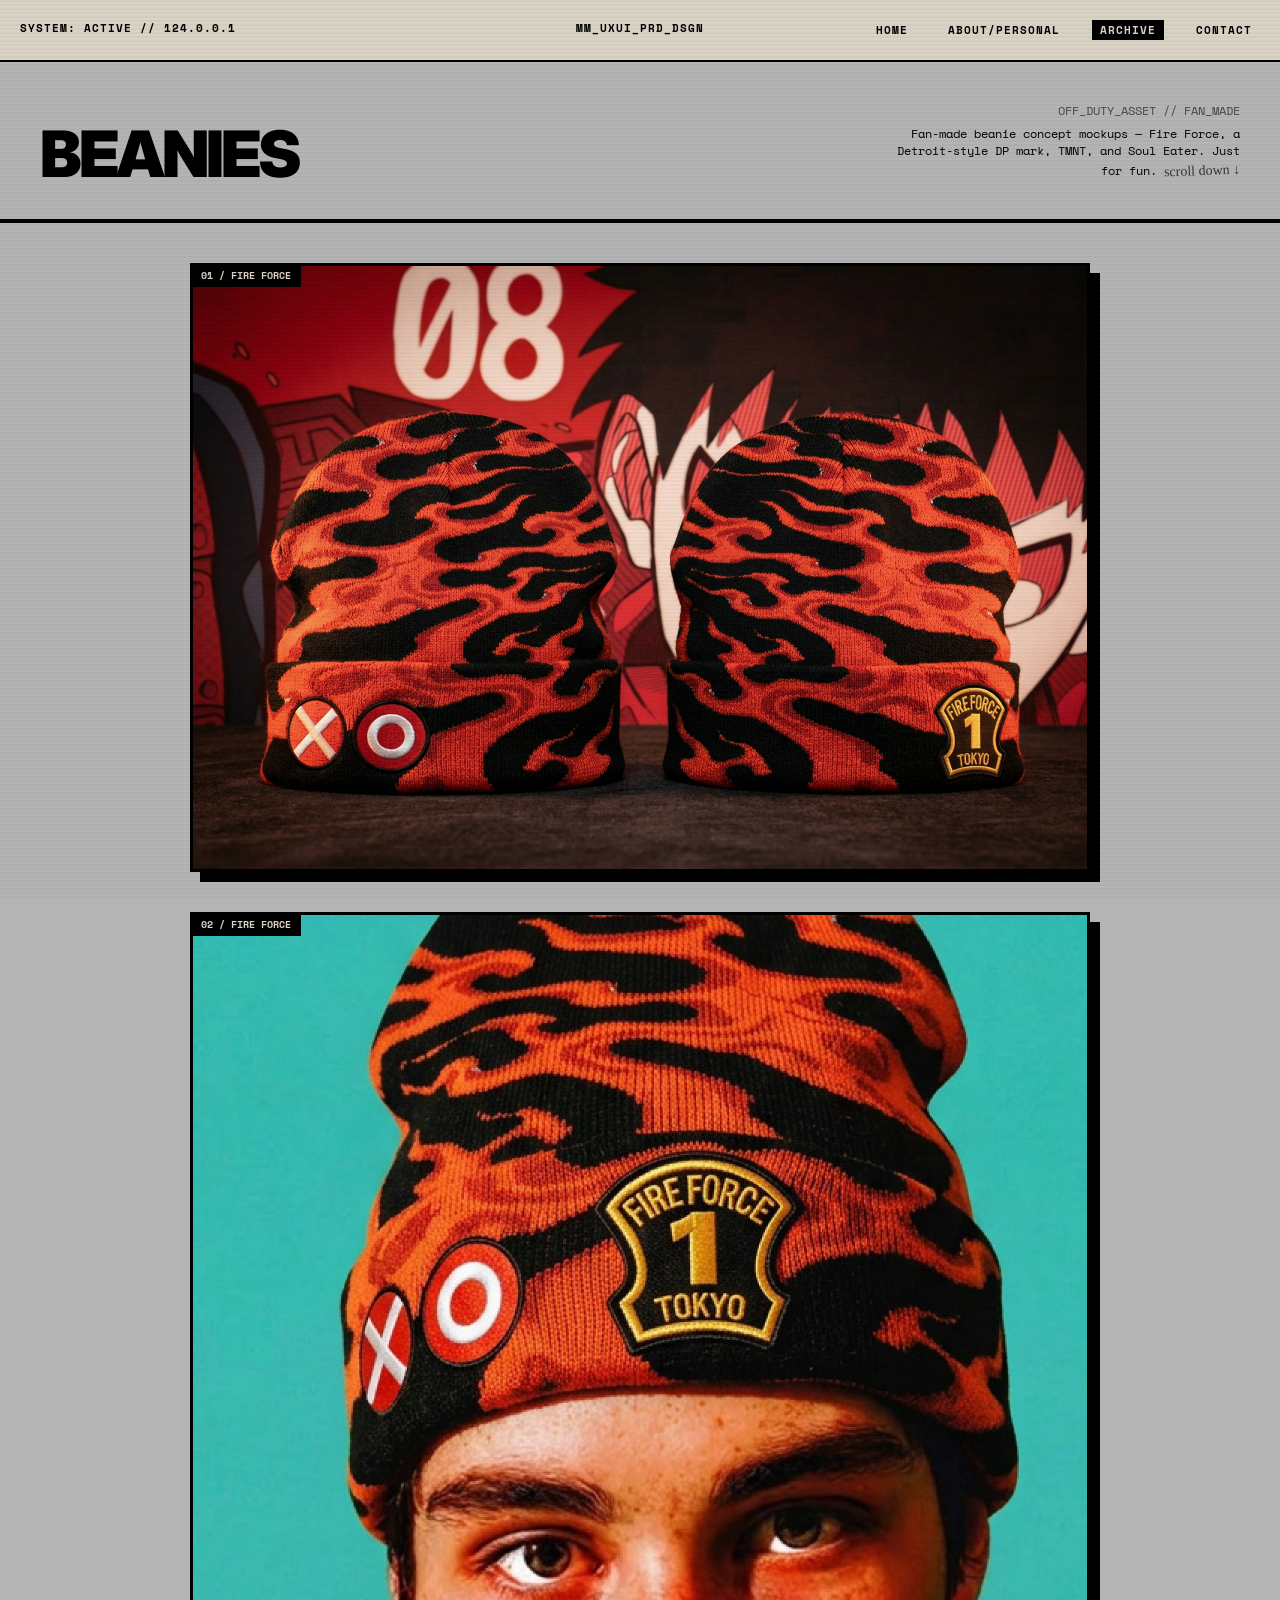
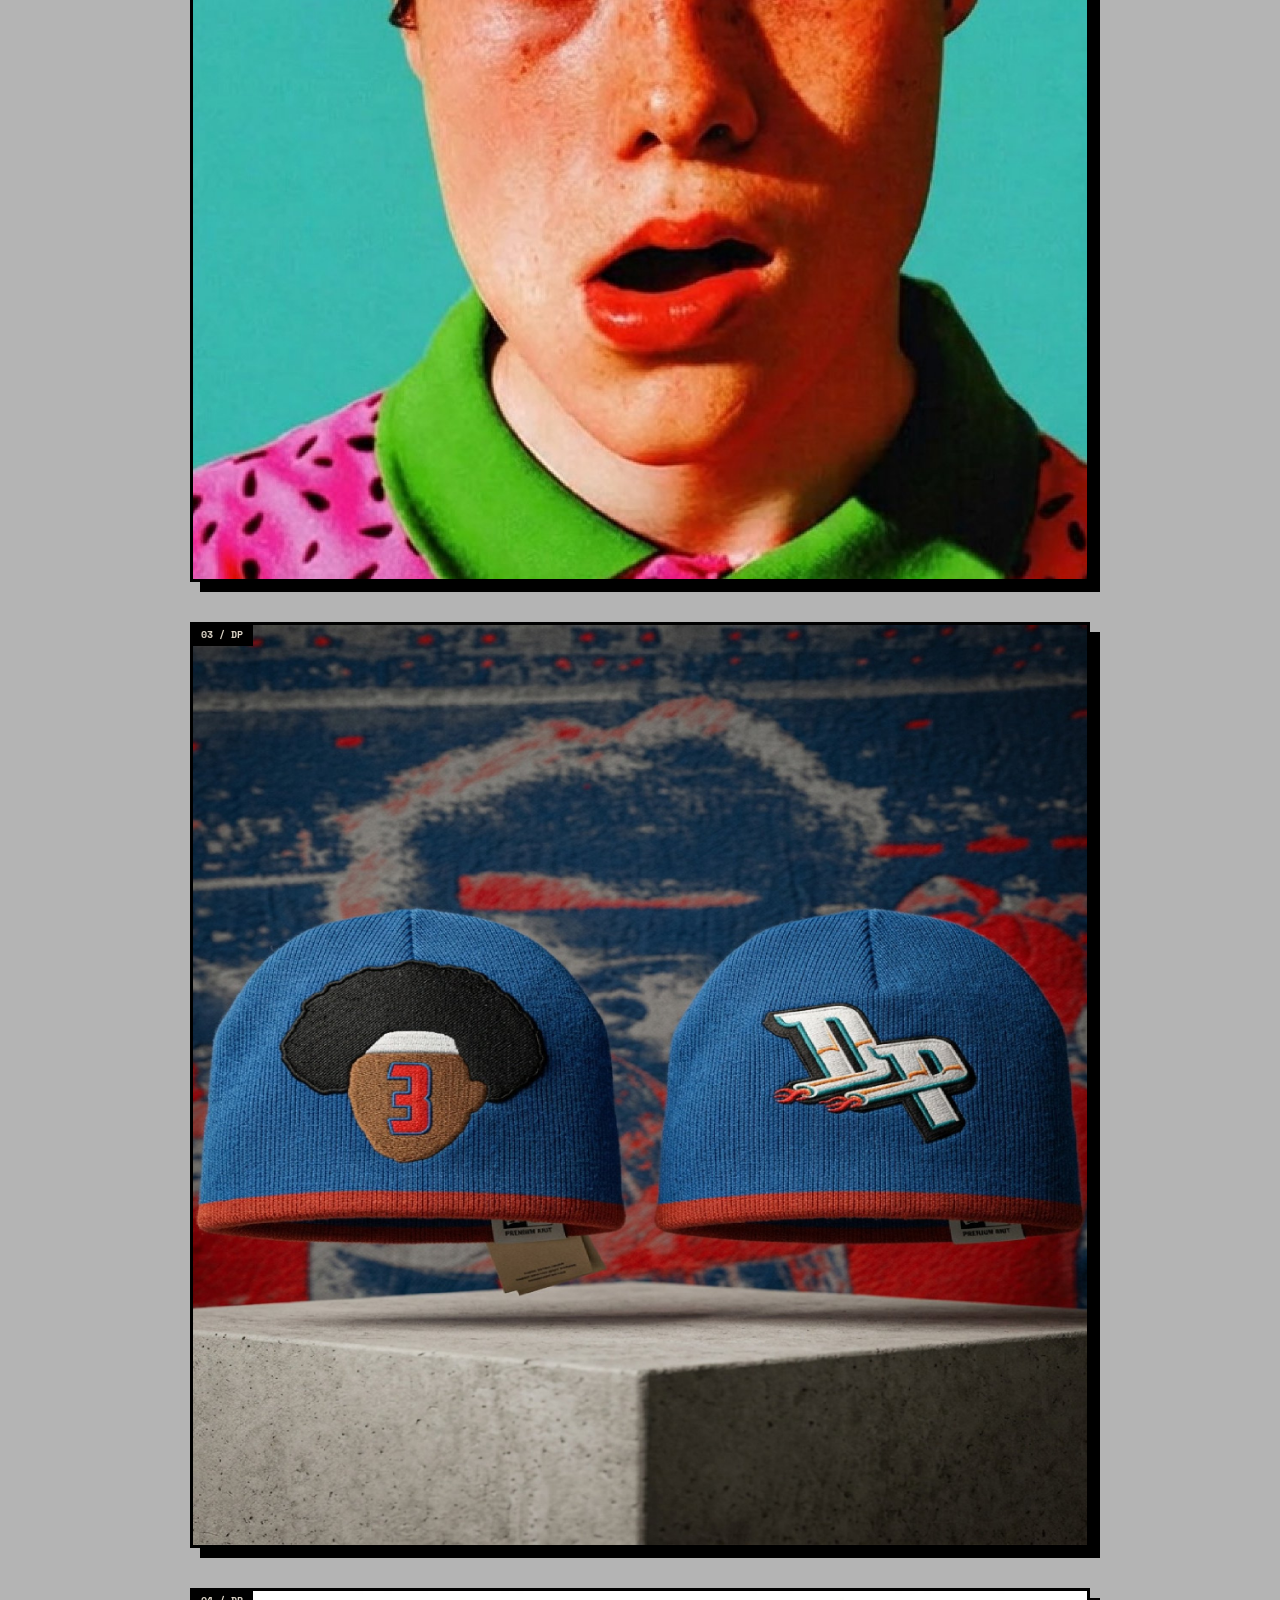
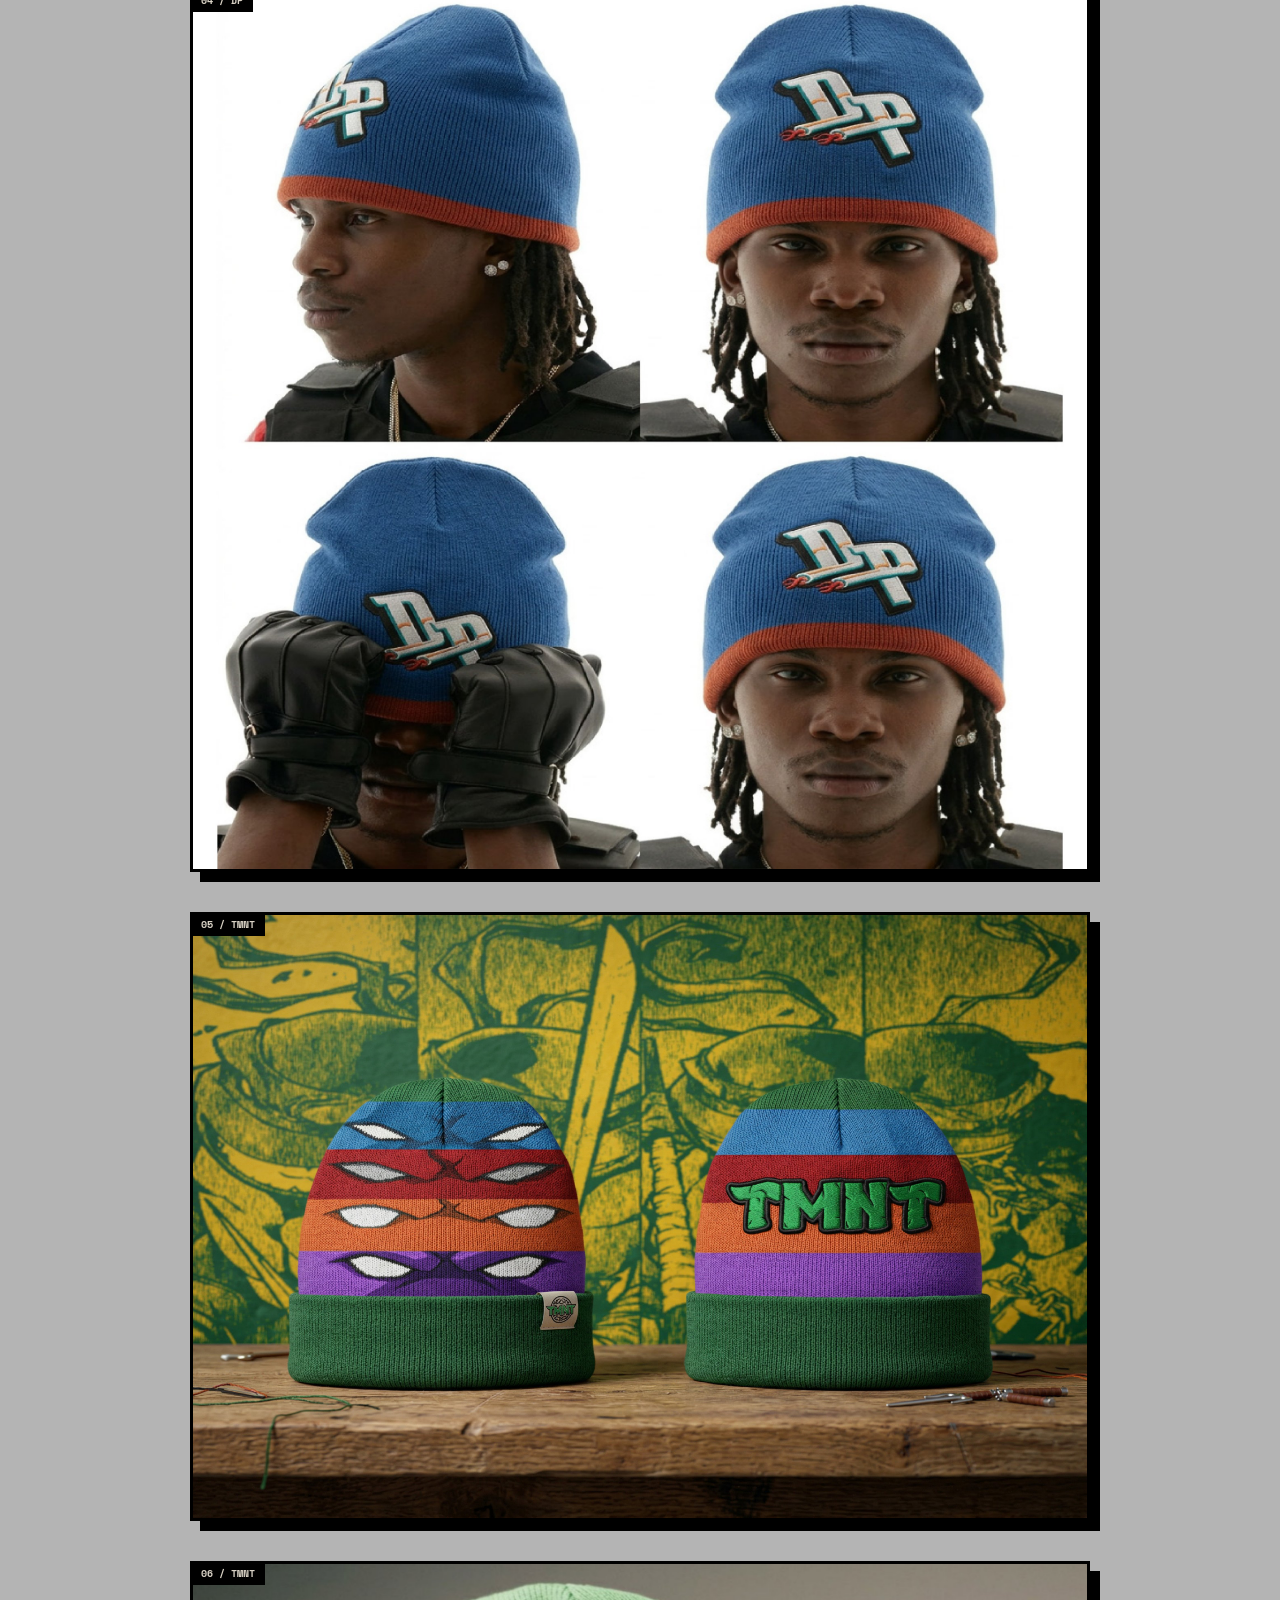
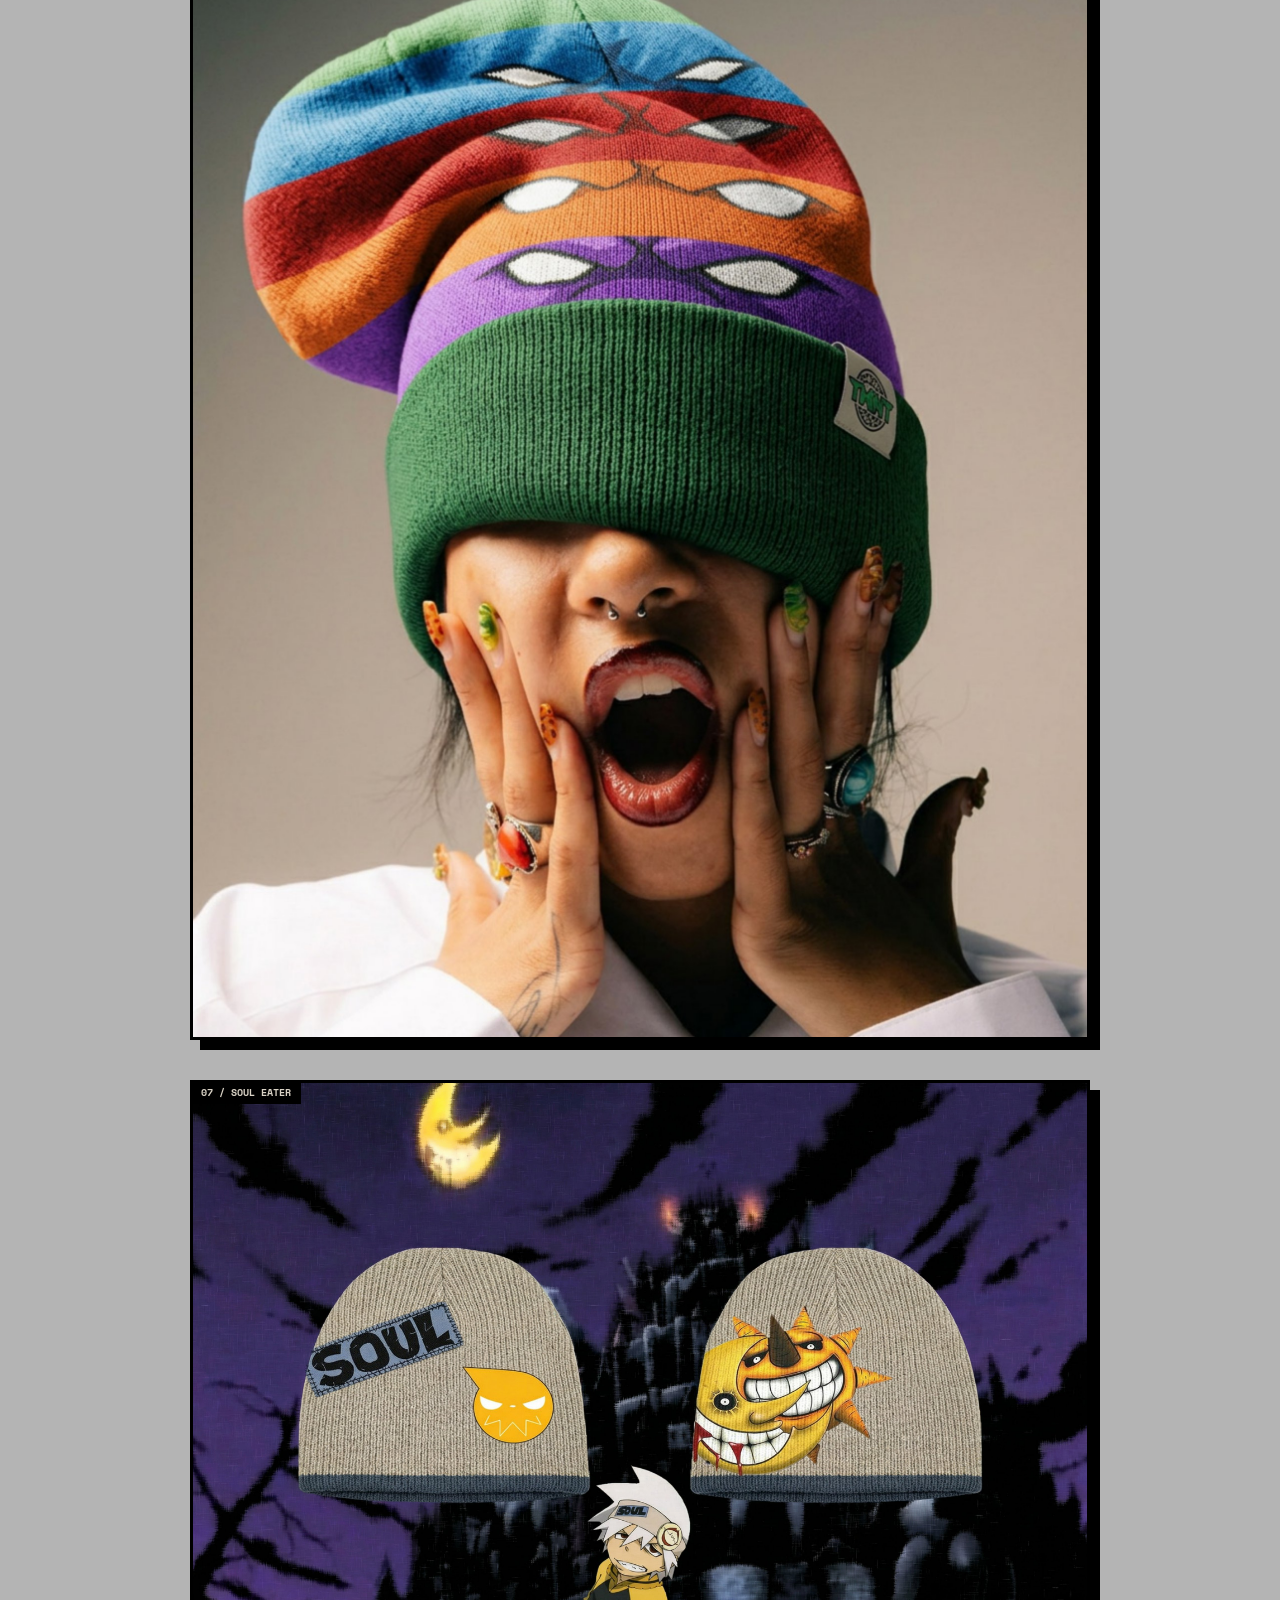
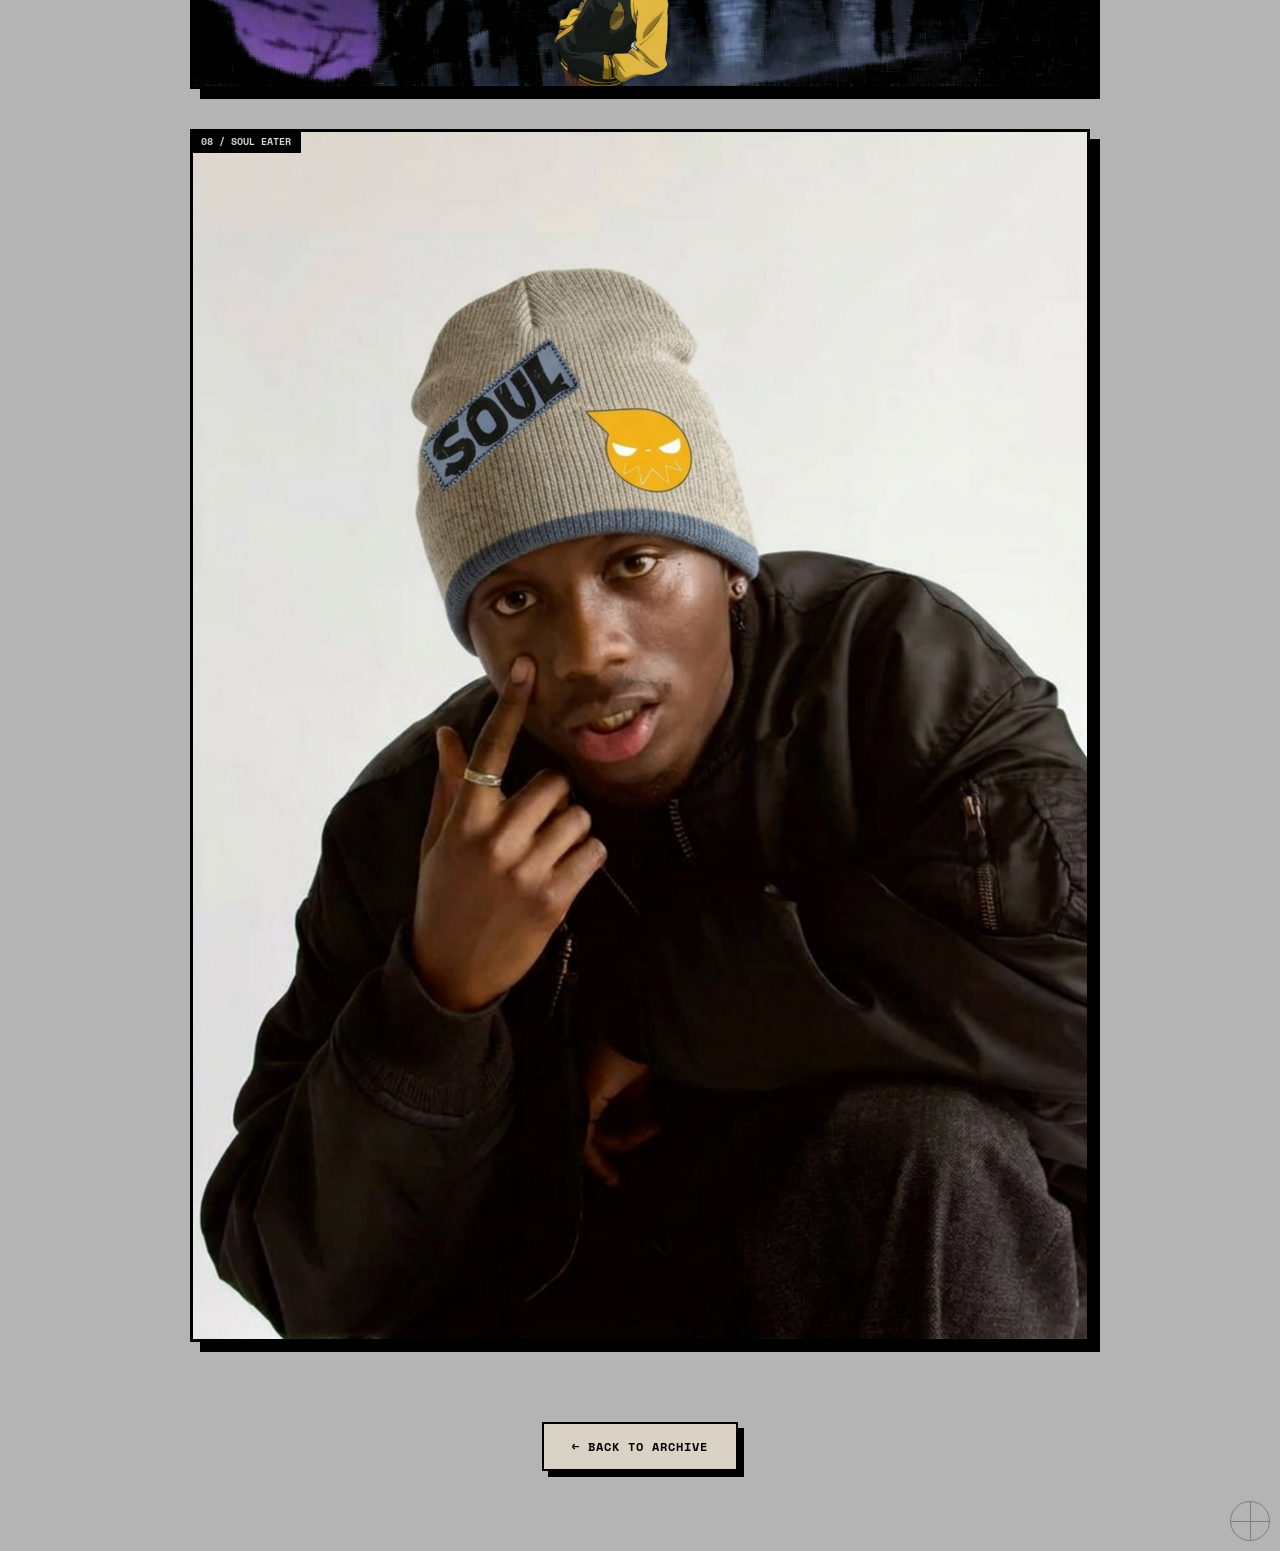
<file: Work/Beanies/index.html>
<html lang="en"><head>
    <meta charset="UTF-8">
    <meta name="viewport" content="width=device-width, initial-scale=1.0">
    <title>BEANIES // FAN CONCEPTS — MM_ARCHIVE</title>
    <link rel="preconnect" href="https://fonts.googleapis.com">
    <link rel="preconnect" href="https://fonts.gstatic.com" crossorigin="">
    <link href="https://fonts.googleapis.com/css2?family=Inter:wght@400;900&family=Permanent+Marker&family=Space+Mono:wght@400;700&display=swap" rel="stylesheet">
    <style>
        :root {
            --concrete-gray: #B4B4B4;
            --warm-beige: #D9D2C5;
            --black: #000000;
            --off-black: #1A1A1A;
            --white: #F2F2F2;
            --scanline: rgba(0, 0, 0, 0.08);
        }

        * {
            margin: 0;
            padding: 0;
            box-sizing: border-box;
            cursor: crosshair;
        }

        a, button, input[type="submit"], input[type="button"], [role="button"] { cursor: pointer; }

        html, body {
            overflow-x: hidden;
            min-height: 100%;
        }

        body {
            background-color: var(--concrete-gray);
            color: var(--black);
            font-family: 'Inter', sans-serif;
            min-height: 100vh;
            width: 100vw;
            display: flex;
            flex-direction: column;
            position: relative;
        }

        body::before {
            content: "";
            position: fixed;
            top: 0;
            left: 0;
            width: 100%;
            height: 100%;
            background: url("data:image/svg+xml,%3Csvg viewBox='0 0 200 200' xmlns='http://www.w3.org/2000/svg'%3BaseFilter id='noiseFilter'%3E%3CfeTurbulence type='fractalNoise' baseFrequency='0.65' numOctaves='3' stitchTiles='stitch'/%3E%3C/filter%3E%3Crect width='100%25' height='100%25' filter='url(%23noiseFilter)'/%3E%3C/svg%3E");
            opacity: 0.25;
            pointer-events: none;
            z-index: 100;
        }

        body::after {
            content: "";
            position: fixed;
            top: 0;
            left: 0;
            width: 100%;
            height: 100%;
            background: linear-gradient(var(--scanline) 50%, transparent 50%);
            background-size: 100% 4px;
            pointer-events: none;
            z-index: 101;
            opacity: 0.3;
        }

        header {
            display: grid;
            grid-template-columns: 1fr auto 1fr;
            padding: 20px;
            border-bottom: 2px solid var(--black);
            font-family: 'Space Mono', monospace;
            font-size: 11px;
            font-weight: 700;
            text-transform: uppercase;
            letter-spacing: 1px;
            z-index: 10;
            background-color: var(--warm-beige);
            flex-shrink: 0;
        }

        .nav-links {
            display: flex;
            gap: 24px;
            justify-content: flex-end;
        }

        .nav-links a {
            color: var(--black);
            text-decoration: none;
            padding: 2px 8px;
            transition: all 0.1s;
        }

        .nav-links a:hover {
            background: var(--black);
            color: var(--warm-beige);
        }

        .archive-heading {
            display: flex;
            justify-content: space-between;
            align-items: flex-end;
            padding: 40px;
            border-bottom: 4px solid var(--black);
            flex-wrap: wrap;
            gap: 12px;
        }

        .archive-title {
            font-family: 'Inter', sans-serif;
            font-weight: 900;
            font-size: 64px;
            text-transform: uppercase;
            line-height: 0.8;
            letter-spacing: -3px;
        }

        .archive-meta {
            font-family: 'Space Mono', monospace;
            font-size: 12px;
            text-align: right;
            max-width: 360px;
        }

        .archive-meta .tag {
            display: block;
            opacity: 0.6;
            margin-bottom: 6px;
        }

        .scroll-hint {
            font-family: 'Permanent Marker', cursive;
            font-size: 14px;
            opacity: 0.7;
            transform: rotate(-2deg);
            display: inline-block;
            margin-top: 4px;
        }

        .gallery-scroll {
            flex-grow: 1;
            display: flex;
            flex-direction: column;
            align-items: center;
            padding: 40px 20px 80px;
            gap: 40px;
        }

        .gallery-frame {
            width: 100%;
            max-width: 900px;
            border: 3px solid var(--black);
            box-shadow: 10px 10px 0px var(--black);
            background: var(--off-black);
            position: relative;
        }

        .gallery-frame img {
            display: block;
            width: 100%;
            height: auto;
        }

        .frame-label {
            font-family: 'Space Mono', monospace;
            font-size: 10px;
            font-weight: 700;
            background: var(--black);
            color: var(--warm-beige);
            padding: 4px 10px;
            position: absolute;
            top: -2px;
            left: -2px;
            z-index: 2;
        }

        .registration-mark {
            position: absolute;
            width: 40px;
            height: 40px;
            border: 1px solid var(--black);
            border-radius: 50%;
            opacity: 0.3;
            pointer-events: none;
        }

        .registration-mark::before { content: ""; position: absolute; top: 50%; left: 0; width: 100%; height: 1px; background: var(--black); }
        .registration-mark::after { content: ""; position: absolute; left: 50%; top: 0; width: 1px; height: 100%; background: var(--black); }

        .reg-tl { top: 10px; left: 10px; }
        .back-to-archive {
            display: inline-block;
            margin-top: 40px;
            padding: 14px 28px;
            border: 2px solid var(--black);
            background: var(--warm-beige);
            color: var(--black);
            font-family: 'Space Mono', monospace;
            font-weight: 700;
            font-size: 12px;
            text-transform: uppercase;
            letter-spacing: 1px;
            text-decoration: none;
            box-shadow: 6px 6px 0px var(--black);
            transition: all 0.15s;
        }
        .back-to-archive:hover {
            background: var(--black);
            color: var(--warm-beige);
            transform: translate(-3px, -3px);
            box-shadow: 9px 9px 0px var(--black);
        }
        .reg-br { bottom: 10px; right: 10px; }

        @media (max-width: 640px) {
            header {
                grid-template-columns: 1fr;
                gap: 8px;
                text-align: center;
                padding: 12px 16px;
            }
            .nav-links {
                justify-content: center;
                flex-wrap: wrap;
                gap: 10px 16px;
            }
            .archive-heading {
                flex-direction: column;
                align-items: flex-start;
                padding: 20px 16px 16px;
            }
            .archive-title { font-size: 15vw; }
            .archive-meta { text-align: left; max-width: none; }
            .gallery-scroll { padding: 24px 12px 60px; gap: 24px; }
        }
    </style>
</head>
<body>
    <div class="registration-mark reg-tl"></div>
    <div class="registration-mark reg-br"></div>

    <header>
        <div class="status">SYSTEM: ACTIVE // 124.0.0.1</div>
        <div class="logo">MM_UXUI_PRD_DSGN</div>
        <nav class="nav-links">
            <a href="../../index.html#home">HOME</a>
            <a href="../../About/index.html">ABOUT/PERSONAL</a>
            <a href="../../index.html#archive" style="background: var(--black); color: var(--warm-beige);">ARCHIVE</a>
            <a href="../../index.html#contact">CONTACT</a>
        </nav>
    </header>

    <div class="archive-heading">
        <h1 class="archive-title">Beanies</h1>
        <div class="archive-meta">
            <span class="tag">OFF_DUTY_ASSET // FAN_MADE</span>
            Fan-made beanie concept mockups — Fire Force, a Detroit-style DP mark, TMNT, and Soul Eater. Just for fun.
            <span class="scroll-hint">scroll down ↓</span>
        </div>
    </div>

    <main class="gallery-scroll">
        <div class="gallery-frame">
            <span class="frame-label">01 / FIRE FORCE</span>
            <img src="page1.jpg" alt="Fire Force beanie pair, product shot">
        </div>
        <div class="gallery-frame">
            <span class="frame-label">02 / FIRE FORCE</span>
            <img src="page2.jpg" alt="Fire Force beanie worn on-model">
        </div>
        <div class="gallery-frame">
            <span class="frame-label">03 / DP</span>
            <img src="page3.jpg" alt="DP beanie pair, product shot">
        </div>
        <div class="gallery-frame">
            <span class="frame-label">04 / DP</span>
            <img src="page4.jpg" alt="DP beanie worn on-model, four angles">
        </div>
        <div class="gallery-frame">
            <span class="frame-label">05 / TMNT</span>
            <img src="page5.jpg" alt="TMNT beanie pair, product shot">
        </div>
        <div class="gallery-frame">
            <span class="frame-label">06 / TMNT</span>
            <img src="page6.jpg" alt="TMNT beanie worn on-model">
        </div>
        <div class="gallery-frame">
            <span class="frame-label">07 / SOUL EATER</span>
            <img src="page7.jpg" alt="Soul Eater beanie pair, product shot">
        </div>
        <div class="gallery-frame">
            <span class="frame-label">08 / SOUL EATER</span>
            <img src="page8.jpg" alt="Soul Eater beanie worn on-model">
        </div>
        <a href="../../index.html#archive" class="back-to-archive">&larr; BACK TO ARCHIVE</a>
    </main>
</body></html>
</file>
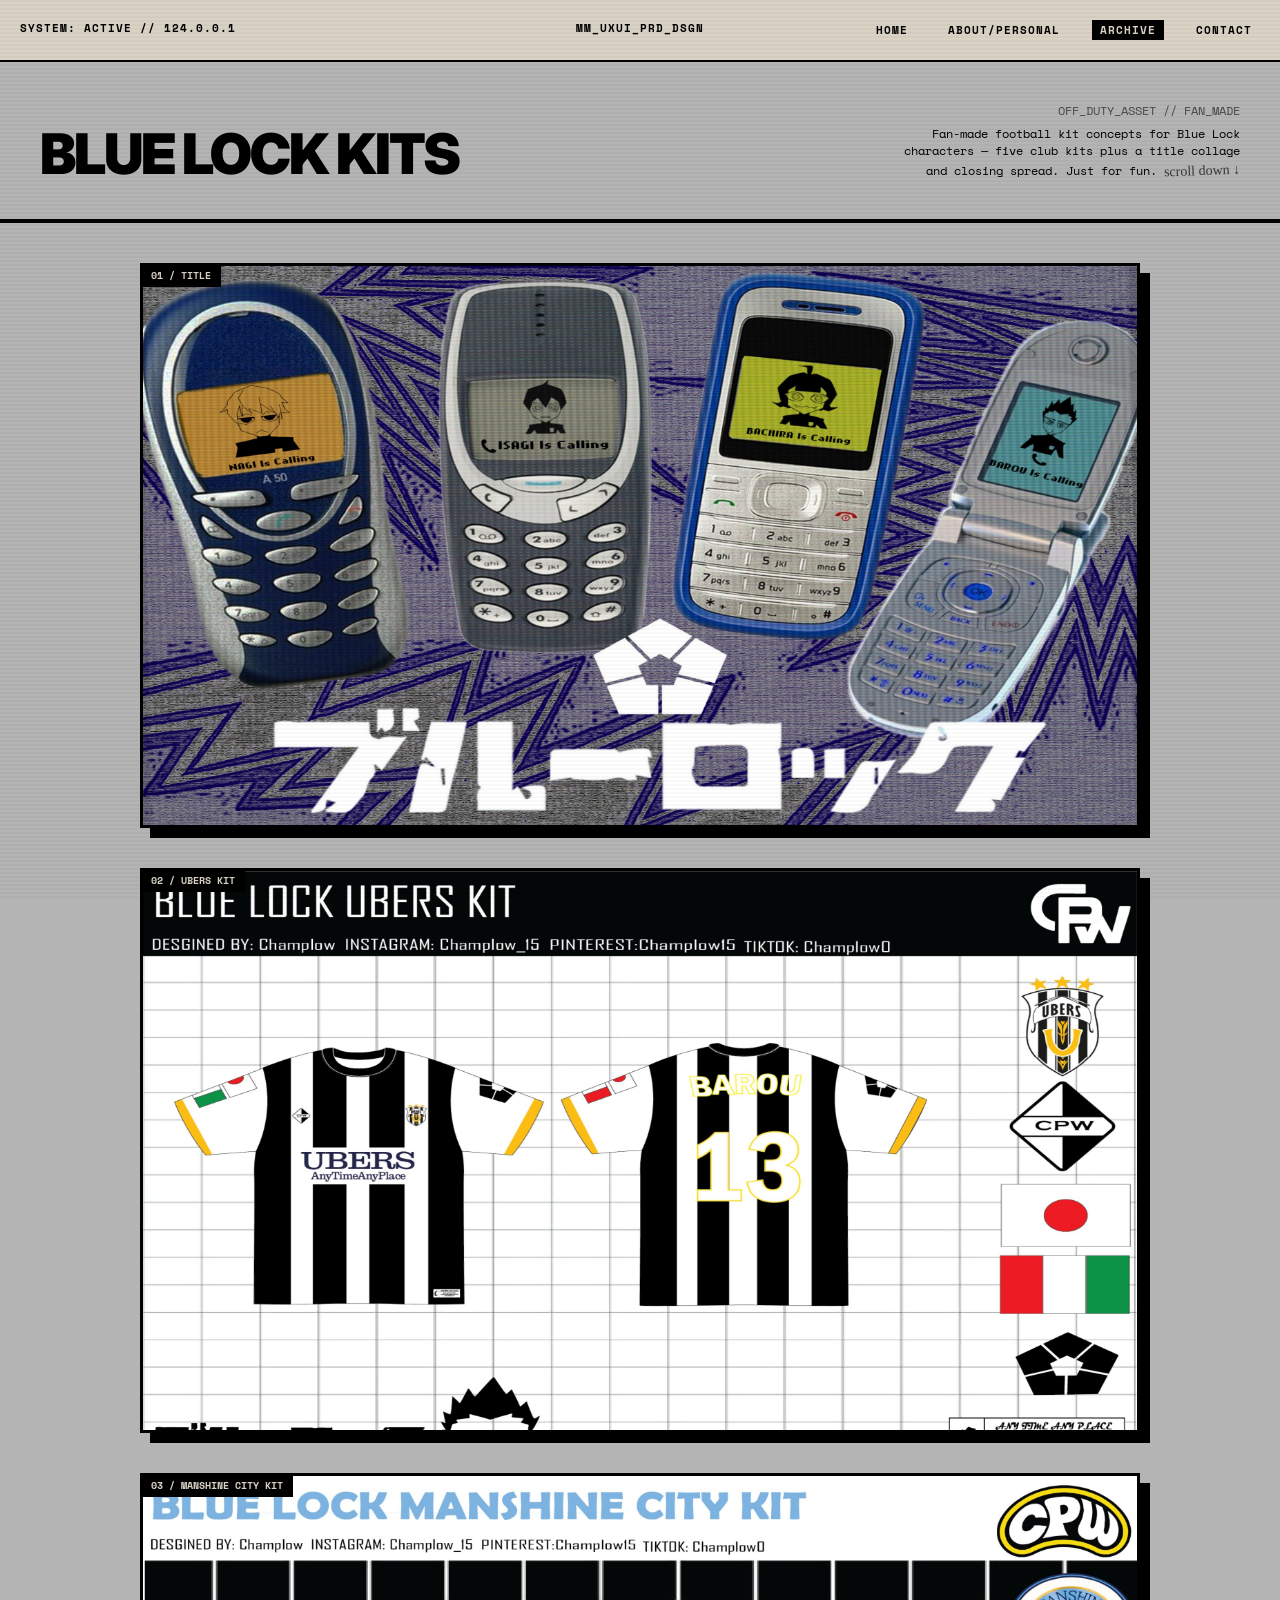
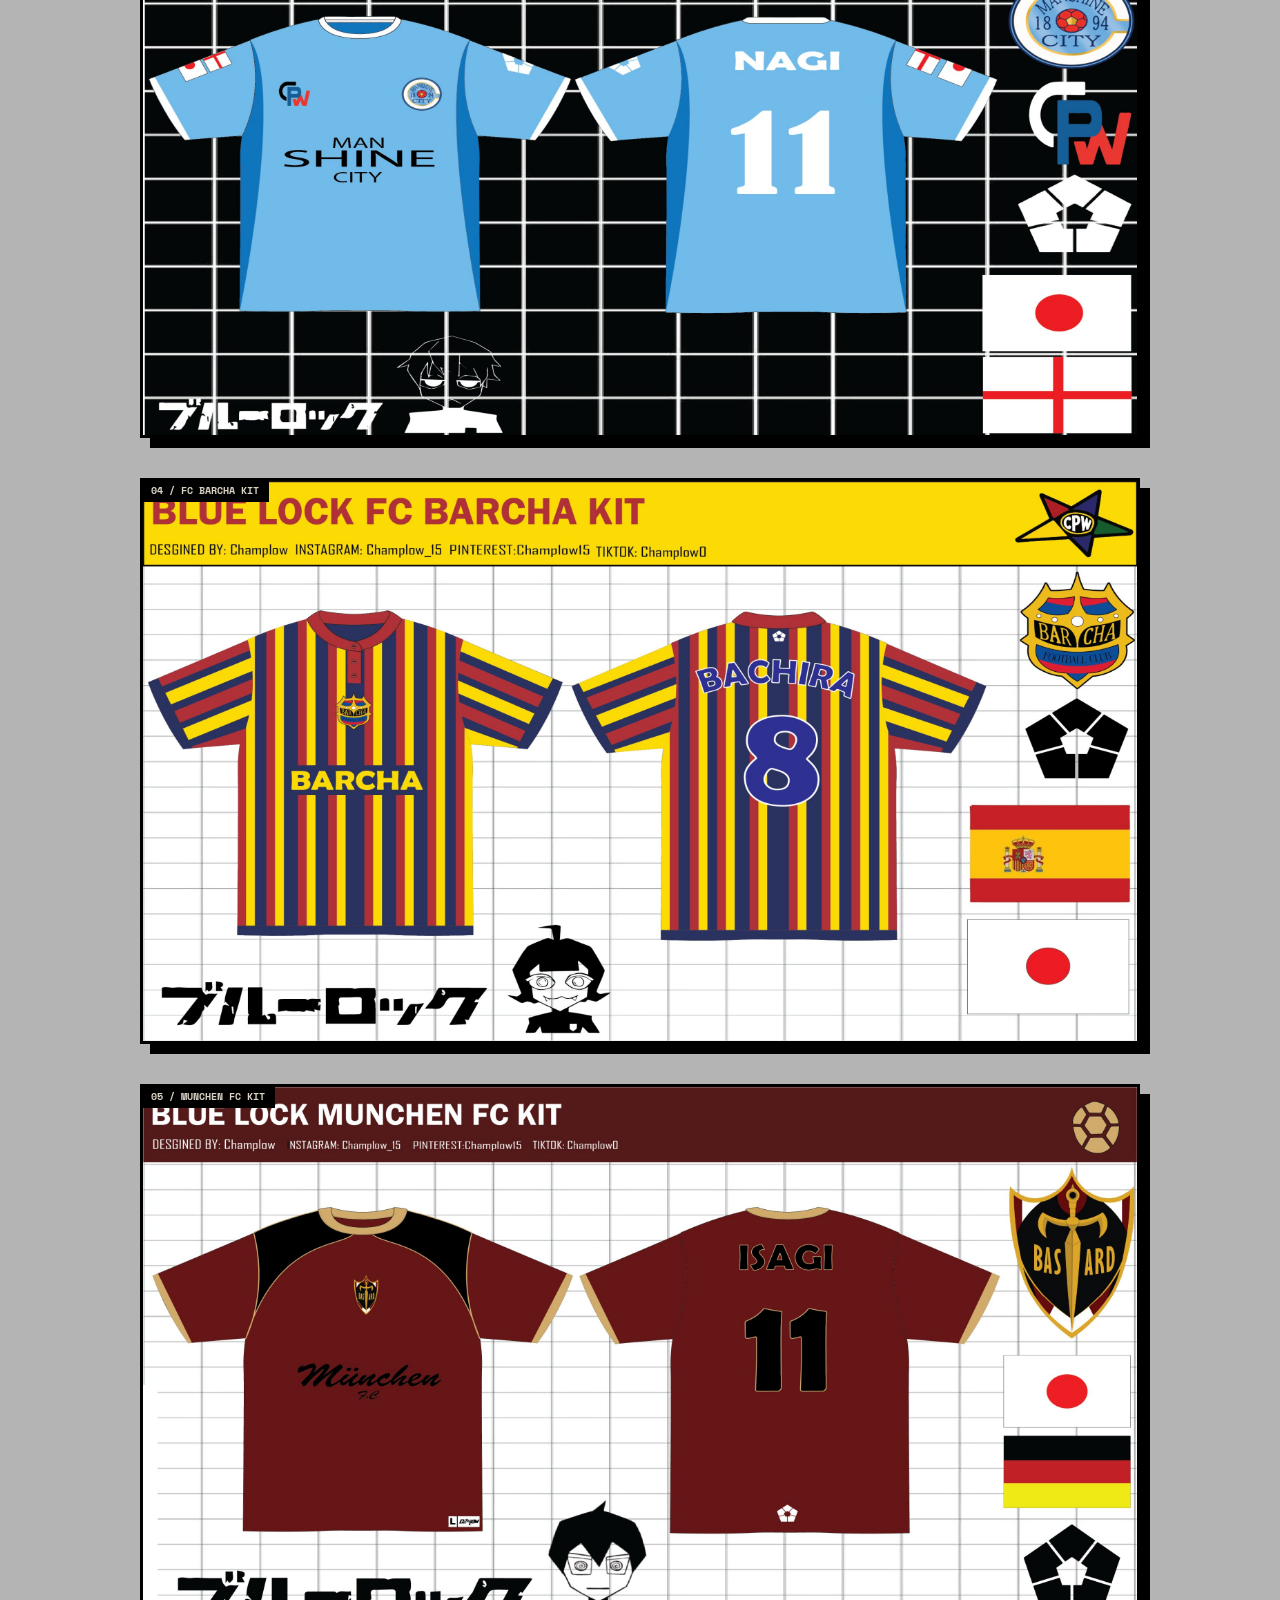
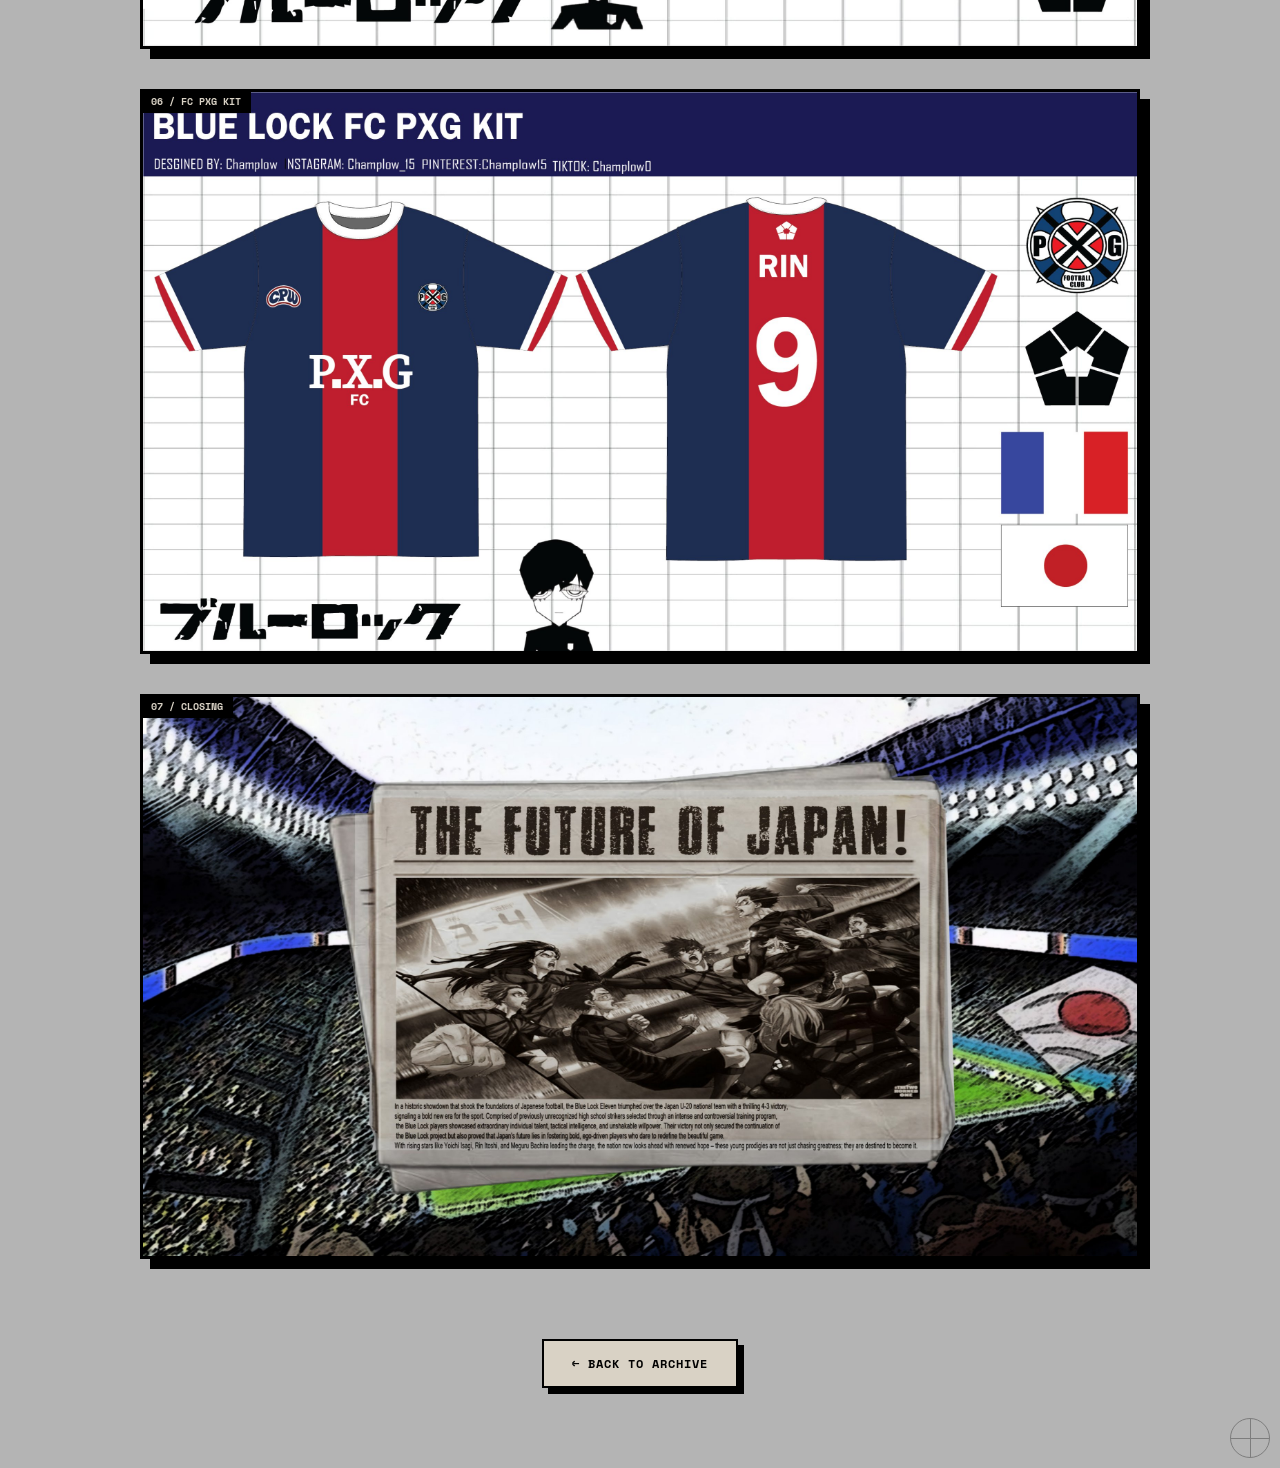
<file: Work/BlueLock/index.html>
<html lang="en"><head>
    <meta charset="UTF-8">
    <meta name="viewport" content="width=device-width, initial-scale=1.0">
    <title>BLUE LOCK KITS // FAN CONCEPTS — MM_ARCHIVE</title>
    <link rel="preconnect" href="https://fonts.googleapis.com">
    <link rel="preconnect" href="https://fonts.gstatic.com" crossorigin="">
    <link href="https://fonts.googleapis.com/css2?family=Inter:wght@400;900&family=Permanent+Marker&family=Space+Mono:wght@400;700&display=swap" rel="stylesheet">
    <style>
        :root {
            --concrete-gray: #B4B4B4;
            --warm-beige: #D9D2C5;
            --black: #000000;
            --off-black: #1A1A1A;
            --white: #F2F2F2;
            --scanline: rgba(0, 0, 0, 0.08);
        }

        * {
            margin: 0;
            padding: 0;
            box-sizing: border-box;
            cursor: crosshair;
        }

        a, button, input[type="submit"], input[type="button"], [role="button"] { cursor: pointer; }

        html, body {
            overflow-x: hidden;
            min-height: 100%;
        }

        body {
            background-color: var(--concrete-gray);
            color: var(--black);
            font-family: 'Inter', sans-serif;
            min-height: 100vh;
            width: 100vw;
            display: flex;
            flex-direction: column;
            position: relative;
        }

        body::before {
            content: "";
            position: fixed;
            top: 0;
            left: 0;
            width: 100%;
            height: 100%;
            background: url("data:image/svg+xml,%3Csvg viewBox='0 0 200 200' xmlns='http://www.w3.org/2000/svg'%3BaseFilter id='noiseFilter'%3E%3CfeTurbulence type='fractalNoise' baseFrequency='0.65' numOctaves='3' stitchTiles='stitch'/%3E%3C/filter%3E%3Crect width='100%25' height='100%25' filter='url(%23noiseFilter)'/%3E%3C/svg%3E");
            opacity: 0.25;
            pointer-events: none;
            z-index: 100;
        }

        body::after {
            content: "";
            position: fixed;
            top: 0;
            left: 0;
            width: 100%;
            height: 100%;
            background: linear-gradient(var(--scanline) 50%, transparent 50%);
            background-size: 100% 4px;
            pointer-events: none;
            z-index: 101;
            opacity: 0.3;
        }

        header {
            display: grid;
            grid-template-columns: 1fr auto 1fr;
            padding: 20px;
            border-bottom: 2px solid var(--black);
            font-family: 'Space Mono', monospace;
            font-size: 11px;
            font-weight: 700;
            text-transform: uppercase;
            letter-spacing: 1px;
            z-index: 10;
            background-color: var(--warm-beige);
            flex-shrink: 0;
        }

        .nav-links {
            display: flex;
            gap: 24px;
            justify-content: flex-end;
        }

        .nav-links a {
            color: var(--black);
            text-decoration: none;
            padding: 2px 8px;
            transition: all 0.1s;
        }

        .nav-links a:hover {
            background: var(--black);
            color: var(--warm-beige);
        }

        .archive-heading {
            display: flex;
            justify-content: space-between;
            align-items: flex-end;
            padding: 40px;
            border-bottom: 4px solid var(--black);
            flex-wrap: wrap;
            gap: 12px;
        }

        .archive-title {
            font-family: 'Inter', sans-serif;
            font-weight: 900;
            font-size: 56px;
            text-transform: uppercase;
            line-height: 0.9;
            letter-spacing: -2px;
        }

        .archive-meta {
            font-family: 'Space Mono', monospace;
            font-size: 12px;
            text-align: right;
            max-width: 360px;
        }

        .archive-meta .tag {
            display: block;
            opacity: 0.6;
            margin-bottom: 6px;
        }

        .scroll-hint {
            font-family: 'Permanent Marker', cursive;
            font-size: 14px;
            opacity: 0.7;
            transform: rotate(-2deg);
            display: inline-block;
            margin-top: 4px;
        }

        .gallery-scroll {
            flex-grow: 1;
            display: flex;
            flex-direction: column;
            align-items: center;
            padding: 40px 20px 80px;
            gap: 40px;
        }

        .gallery-frame {
            width: 100%;
            max-width: 1000px;
            border: 3px solid var(--black);
            box-shadow: 10px 10px 0px var(--black);
            background: var(--off-black);
            position: relative;
        }

        .gallery-frame img {
            display: block;
            width: 100%;
            height: auto;
        }

        .frame-label {
            font-family: 'Space Mono', monospace;
            font-size: 10px;
            font-weight: 700;
            background: var(--black);
            color: var(--warm-beige);
            padding: 4px 10px;
            position: absolute;
            top: -2px;
            left: -2px;
            z-index: 2;
        }

        .registration-mark {
            position: absolute;
            width: 40px;
            height: 40px;
            border: 1px solid var(--black);
            border-radius: 50%;
            opacity: 0.3;
            pointer-events: none;
        }

        .registration-mark::before { content: ""; position: absolute; top: 50%; left: 0; width: 100%; height: 1px; background: var(--black); }
        .registration-mark::after { content: ""; position: absolute; left: 50%; top: 0; width: 1px; height: 100%; background: var(--black); }

        .reg-tl { top: 10px; left: 10px; }
        .back-to-archive {
            display: inline-block;
            margin-top: 40px;
            padding: 14px 28px;
            border: 2px solid var(--black);
            background: var(--warm-beige);
            color: var(--black);
            font-family: 'Space Mono', monospace;
            font-weight: 700;
            font-size: 12px;
            text-transform: uppercase;
            letter-spacing: 1px;
            text-decoration: none;
            box-shadow: 6px 6px 0px var(--black);
            transition: all 0.15s;
        }
        .back-to-archive:hover {
            background: var(--black);
            color: var(--warm-beige);
            transform: translate(-3px, -3px);
            box-shadow: 9px 9px 0px var(--black);
        }
        .reg-br { bottom: 10px; right: 10px; }

        @media (max-width: 640px) {
            header {
                grid-template-columns: 1fr;
                gap: 8px;
                text-align: center;
                padding: 12px 16px;
            }
            .nav-links {
                justify-content: center;
                flex-wrap: wrap;
                gap: 10px 16px;
            }
            .archive-heading {
                flex-direction: column;
                align-items: flex-start;
                padding: 20px 16px 16px;
            }
            .archive-title { font-size: 13vw; }
            .archive-meta { text-align: left; max-width: none; }
            .gallery-scroll { padding: 24px 12px 60px; gap: 24px; }
        }
    </style>
</head>
<body>
    <div class="registration-mark reg-tl"></div>
    <div class="registration-mark reg-br"></div>

    <header>
        <div class="status">SYSTEM: ACTIVE // 124.0.0.1</div>
        <div class="logo">MM_UXUI_PRD_DSGN</div>
        <nav class="nav-links">
            <a href="../../index.html#home">HOME</a>
            <a href="../../About/index.html">ABOUT/PERSONAL</a>
            <a href="../../index.html#archive" style="background: var(--black); color: var(--warm-beige);">ARCHIVE</a>
            <a href="../../index.html#contact">CONTACT</a>
        </nav>
    </header>

    <div class="archive-heading">
        <h1 class="archive-title">Blue Lock Kits</h1>
        <div class="archive-meta">
            <span class="tag">OFF_DUTY_ASSET // FAN_MADE</span>
            Fan-made football kit concepts for Blue Lock characters — five club kits plus a title collage and closing spread. Just for fun.
            <span class="scroll-hint">scroll down ↓</span>
        </div>
    </div>

    <main class="gallery-scroll">
        <div class="gallery-frame">
            <span class="frame-label">01 / TITLE</span>
            <img src="page1.jpg" alt="Blue Lock title collage with retro phones">
        </div>
        <div class="gallery-frame">
            <span class="frame-label">02 / UBERS KIT</span>
            <img src="page2.jpg" alt="Blue Lock Ubers FC kit, Barou">
        </div>
        <div class="gallery-frame">
            <span class="frame-label">03 / MANSHINE CITY KIT</span>
            <img src="page3.jpg" alt="Blue Lock Manshine City kit, Nagi">
        </div>
        <div class="gallery-frame">
            <span class="frame-label">04 / FC BARCHA KIT</span>
            <img src="page4.jpg" alt="Blue Lock FC Barcha kit, Bachira">
        </div>
        <div class="gallery-frame">
            <span class="frame-label">05 / MUNCHEN FC KIT</span>
            <img src="page5.jpg" alt="Blue Lock Munchen FC kit, Isagi">
        </div>
        <div class="gallery-frame">
            <span class="frame-label">06 / FC PXG KIT</span>
            <img src="page6.jpg" alt="Blue Lock FC PXG kit, Rin">
        </div>
        <div class="gallery-frame">
            <span class="frame-label">07 / CLOSING</span>
            <img src="page7.jpg" alt="The Future of Japan newspaper closing spread">
        </div>
        <a href="../../index.html#archive" class="back-to-archive">&larr; BACK TO ARCHIVE</a>
    </main>
</body></html>
</file>
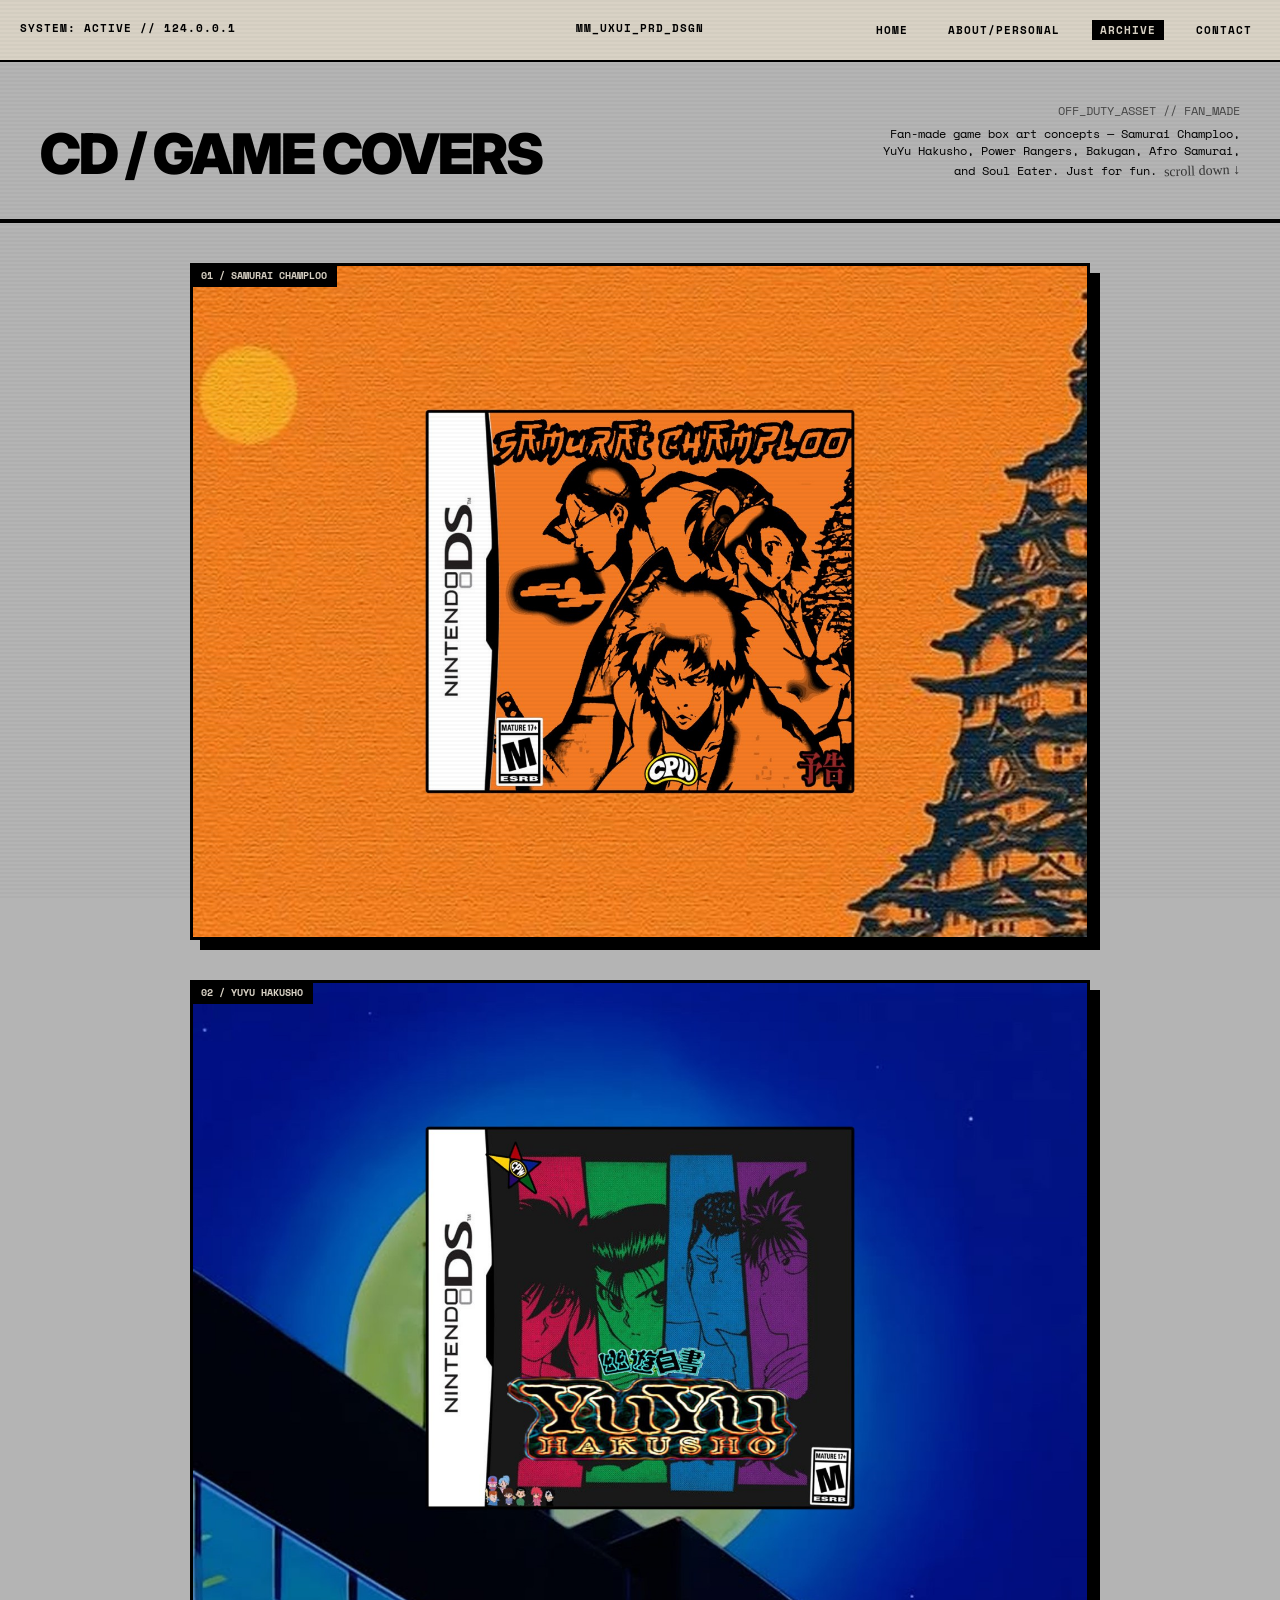
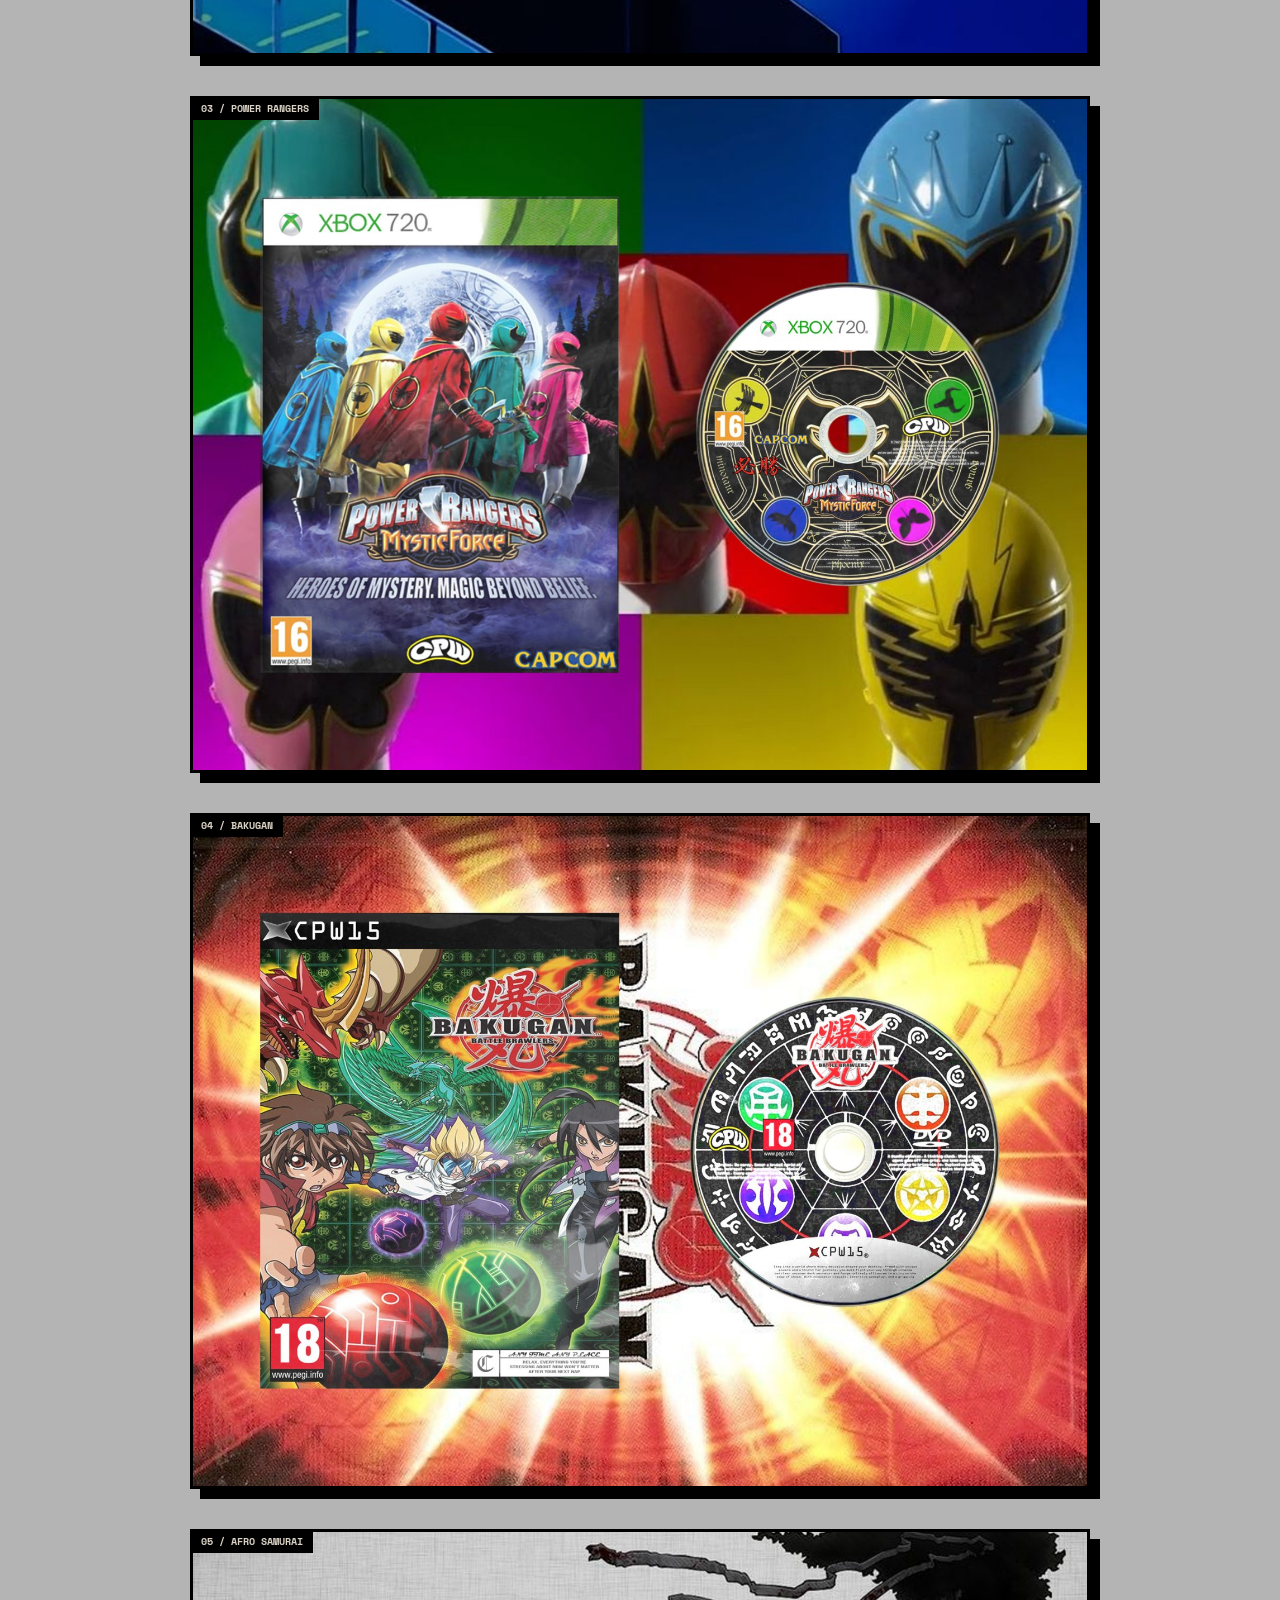
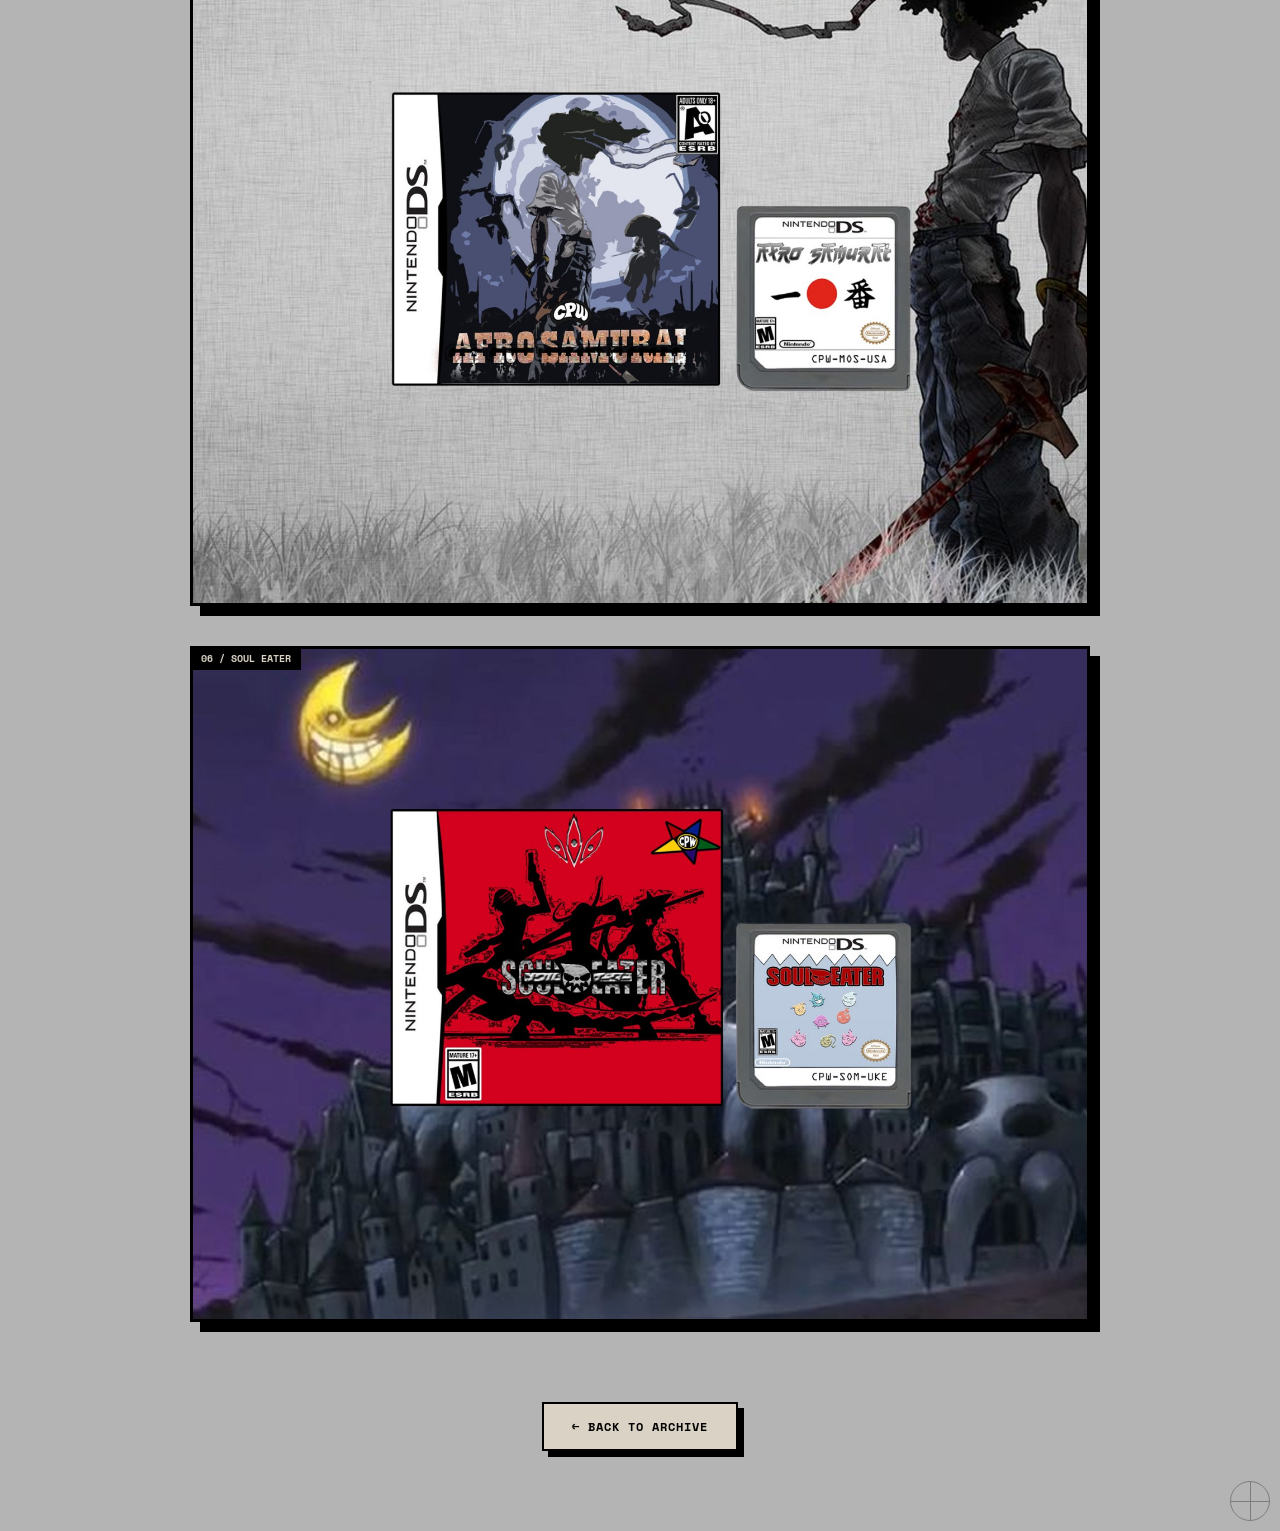
<file: Work/CDCovers/index.html>
<html lang="en"><head>
    <meta charset="UTF-8">
    <meta name="viewport" content="width=device-width, initial-scale=1.0">
    <title>CD / GAME COVERS // FAN CONCEPTS — MM_ARCHIVE</title>
    <link rel="preconnect" href="https://fonts.googleapis.com">
    <link rel="preconnect" href="https://fonts.gstatic.com" crossorigin="">
    <link href="https://fonts.googleapis.com/css2?family=Inter:wght@400;900&family=Permanent+Marker&family=Space+Mono:wght@400;700&display=swap" rel="stylesheet">
    <style>
        :root {
            --concrete-gray: #B4B4B4;
            --warm-beige: #D9D2C5;
            --black: #000000;
            --off-black: #1A1A1A;
            --white: #F2F2F2;
            --scanline: rgba(0, 0, 0, 0.08);
        }

        * {
            margin: 0;
            padding: 0;
            box-sizing: border-box;
            cursor: crosshair;
        }

        a, button, input[type="submit"], input[type="button"], [role="button"] { cursor: pointer; }

        html, body {
            overflow-x: hidden;
            min-height: 100%;
        }

        body {
            background-color: var(--concrete-gray);
            color: var(--black);
            font-family: 'Inter', sans-serif;
            min-height: 100vh;
            width: 100vw;
            display: flex;
            flex-direction: column;
            position: relative;
        }

        body::before {
            content: "";
            position: fixed;
            top: 0;
            left: 0;
            width: 100%;
            height: 100%;
            background: url("data:image/svg+xml,%3Csvg viewBox='0 0 200 200' xmlns='http://www.w3.org/2000/svg'%3BaseFilter id='noiseFilter'%3E%3CfeTurbulence type='fractalNoise' baseFrequency='0.65' numOctaves='3' stitchTiles='stitch'/%3E%3C/filter%3E%3Crect width='100%25' height='100%25' filter='url(%23noiseFilter)'/%3E%3C/svg%3E");
            opacity: 0.25;
            pointer-events: none;
            z-index: 100;
        }

        body::after {
            content: "";
            position: fixed;
            top: 0;
            left: 0;
            width: 100%;
            height: 100%;
            background: linear-gradient(var(--scanline) 50%, transparent 50%);
            background-size: 100% 4px;
            pointer-events: none;
            z-index: 101;
            opacity: 0.3;
        }

        header {
            display: grid;
            grid-template-columns: 1fr auto 1fr;
            padding: 20px;
            border-bottom: 2px solid var(--black);
            font-family: 'Space Mono', monospace;
            font-size: 11px;
            font-weight: 700;
            text-transform: uppercase;
            letter-spacing: 1px;
            z-index: 10;
            background-color: var(--warm-beige);
            flex-shrink: 0;
        }

        .nav-links {
            display: flex;
            gap: 24px;
            justify-content: flex-end;
        }

        .nav-links a {
            color: var(--black);
            text-decoration: none;
            padding: 2px 8px;
            transition: all 0.1s;
        }

        .nav-links a:hover {
            background: var(--black);
            color: var(--warm-beige);
        }

        .archive-heading {
            display: flex;
            justify-content: space-between;
            align-items: flex-end;
            padding: 40px;
            border-bottom: 4px solid var(--black);
            flex-wrap: wrap;
            gap: 12px;
        }

        .archive-title {
            font-family: 'Inter', sans-serif;
            font-weight: 900;
            font-size: 56px;
            text-transform: uppercase;
            line-height: 0.9;
            letter-spacing: -2px;
        }

        .archive-meta {
            font-family: 'Space Mono', monospace;
            font-size: 12px;
            text-align: right;
            max-width: 360px;
        }

        .archive-meta .tag {
            display: block;
            opacity: 0.6;
            margin-bottom: 6px;
        }

        .scroll-hint {
            font-family: 'Permanent Marker', cursive;
            font-size: 14px;
            opacity: 0.7;
            transform: rotate(-2deg);
            display: inline-block;
            margin-top: 4px;
        }

        .gallery-scroll {
            flex-grow: 1;
            display: flex;
            flex-direction: column;
            align-items: center;
            padding: 40px 20px 80px;
            gap: 40px;
        }

        .gallery-frame {
            width: 100%;
            max-width: 900px;
            border: 3px solid var(--black);
            box-shadow: 10px 10px 0px var(--black);
            background: var(--off-black);
            position: relative;
        }

        .gallery-frame img {
            display: block;
            width: 100%;
            height: auto;
        }

        .frame-label {
            font-family: 'Space Mono', monospace;
            font-size: 10px;
            font-weight: 700;
            background: var(--black);
            color: var(--warm-beige);
            padding: 4px 10px;
            position: absolute;
            top: -2px;
            left: -2px;
            z-index: 2;
        }

        .registration-mark {
            position: absolute;
            width: 40px;
            height: 40px;
            border: 1px solid var(--black);
            border-radius: 50%;
            opacity: 0.3;
            pointer-events: none;
        }

        .registration-mark::before { content: ""; position: absolute; top: 50%; left: 0; width: 100%; height: 1px; background: var(--black); }
        .registration-mark::after { content: ""; position: absolute; left: 50%; top: 0; width: 1px; height: 100%; background: var(--black); }

        .reg-tl { top: 10px; left: 10px; }
        .back-to-archive {
            display: inline-block;
            margin-top: 40px;
            padding: 14px 28px;
            border: 2px solid var(--black);
            background: var(--warm-beige);
            color: var(--black);
            font-family: 'Space Mono', monospace;
            font-weight: 700;
            font-size: 12px;
            text-transform: uppercase;
            letter-spacing: 1px;
            text-decoration: none;
            box-shadow: 6px 6px 0px var(--black);
            transition: all 0.15s;
        }
        .back-to-archive:hover {
            background: var(--black);
            color: var(--warm-beige);
            transform: translate(-3px, -3px);
            box-shadow: 9px 9px 0px var(--black);
        }
        .reg-br { bottom: 10px; right: 10px; }

        @media (max-width: 640px) {
            header {
                grid-template-columns: 1fr;
                gap: 8px;
                text-align: center;
                padding: 12px 16px;
            }
            .nav-links {
                justify-content: center;
                flex-wrap: wrap;
                gap: 10px 16px;
            }
            .archive-heading {
                flex-direction: column;
                align-items: flex-start;
                padding: 20px 16px 16px;
            }
            .archive-title { font-size: 12vw; }
            .archive-meta { text-align: left; max-width: none; }
            .gallery-scroll { padding: 24px 12px 60px; gap: 24px; }
        }
    </style>
</head>
<body>
    <div class="registration-mark reg-tl"></div>
    <div class="registration-mark reg-br"></div>

    <header>
        <div class="status">SYSTEM: ACTIVE // 124.0.0.1</div>
        <div class="logo">MM_UXUI_PRD_DSGN</div>
        <nav class="nav-links">
            <a href="../../index.html#home">HOME</a>
            <a href="../../About/index.html">ABOUT/PERSONAL</a>
            <a href="../../index.html#archive" style="background: var(--black); color: var(--warm-beige);">ARCHIVE</a>
            <a href="../../index.html#contact">CONTACT</a>
        </nav>
    </header>

    <div class="archive-heading">
        <h1 class="archive-title">CD / Game Covers</h1>
        <div class="archive-meta">
            <span class="tag">OFF_DUTY_ASSET // FAN_MADE</span>
            Fan-made game box art concepts — Samurai Champloo, YuYu Hakusho, Power Rangers, Bakugan, Afro Samurai, and Soul Eater. Just for fun.
            <span class="scroll-hint">scroll down ↓</span>
        </div>
    </div>

    <main class="gallery-scroll">
        <div class="gallery-frame">
            <span class="frame-label">01 / SAMURAI CHAMPLOO</span>
            <img src="page1.jpg" alt="Samurai Champloo Nintendo DS box art">
        </div>
        <div class="gallery-frame">
            <span class="frame-label">02 / YUYU HAKUSHO</span>
            <img src="page2.jpg" alt="YuYu Hakusho Nintendo DS box art">
        </div>
        <div class="gallery-frame">
            <span class="frame-label">03 / POWER RANGERS</span>
            <img src="page3.jpg" alt="Power Rangers Mystic Force Xbox 720 box art and disc">
        </div>
        <div class="gallery-frame">
            <span class="frame-label">04 / BAKUGAN</span>
            <img src="page4.jpg" alt="Bakugan Battle Brawlers box art and disc">
        </div>
        <div class="gallery-frame">
            <span class="frame-label">05 / AFRO SAMURAI</span>
            <img src="page5.jpg" alt="Afro Samurai Nintendo DS box art and cartridge">
        </div>
        <div class="gallery-frame">
            <span class="frame-label">06 / SOUL EATER</span>
            <img src="page6.jpg" alt="Soul Eater Nintendo DS box art and cartridge">
        </div>
        <a href="../../index.html#archive" class="back-to-archive">&larr; BACK TO ARCHIVE</a>
    </main>
</body></html>
</file>
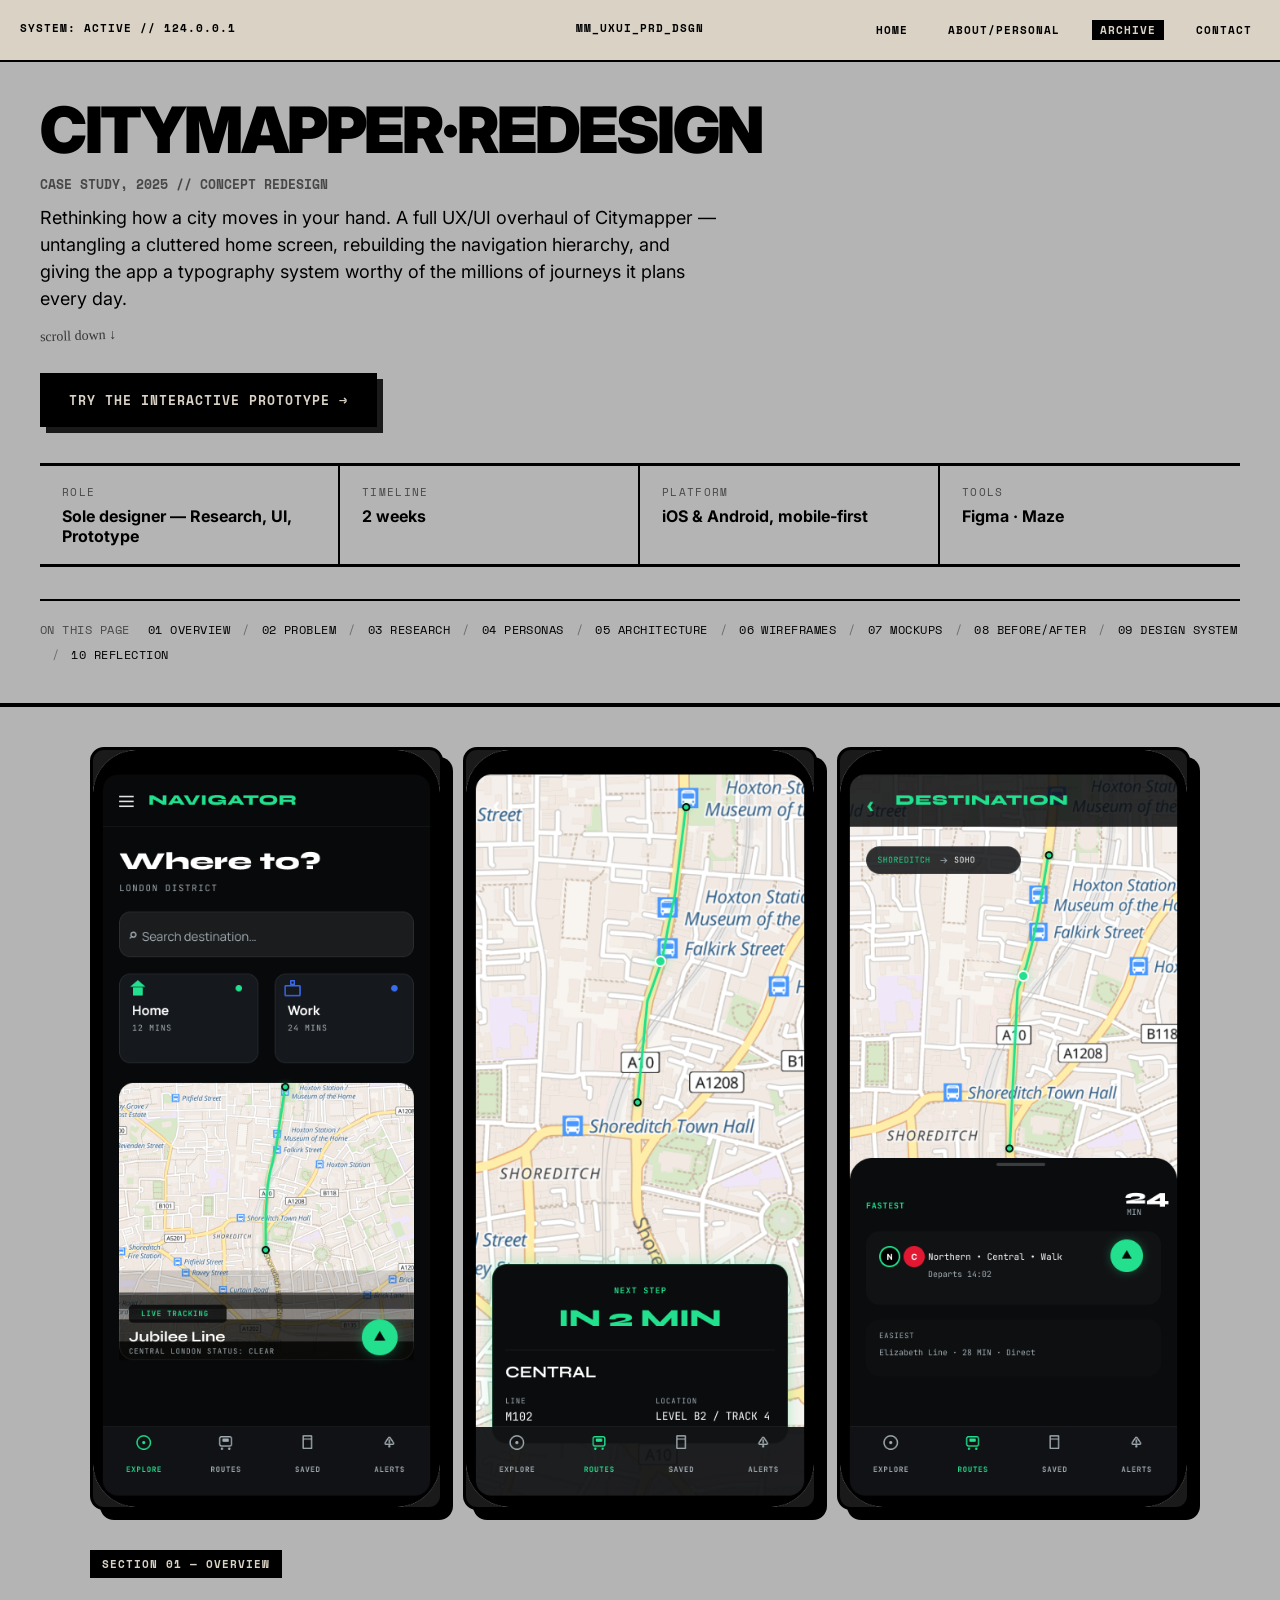
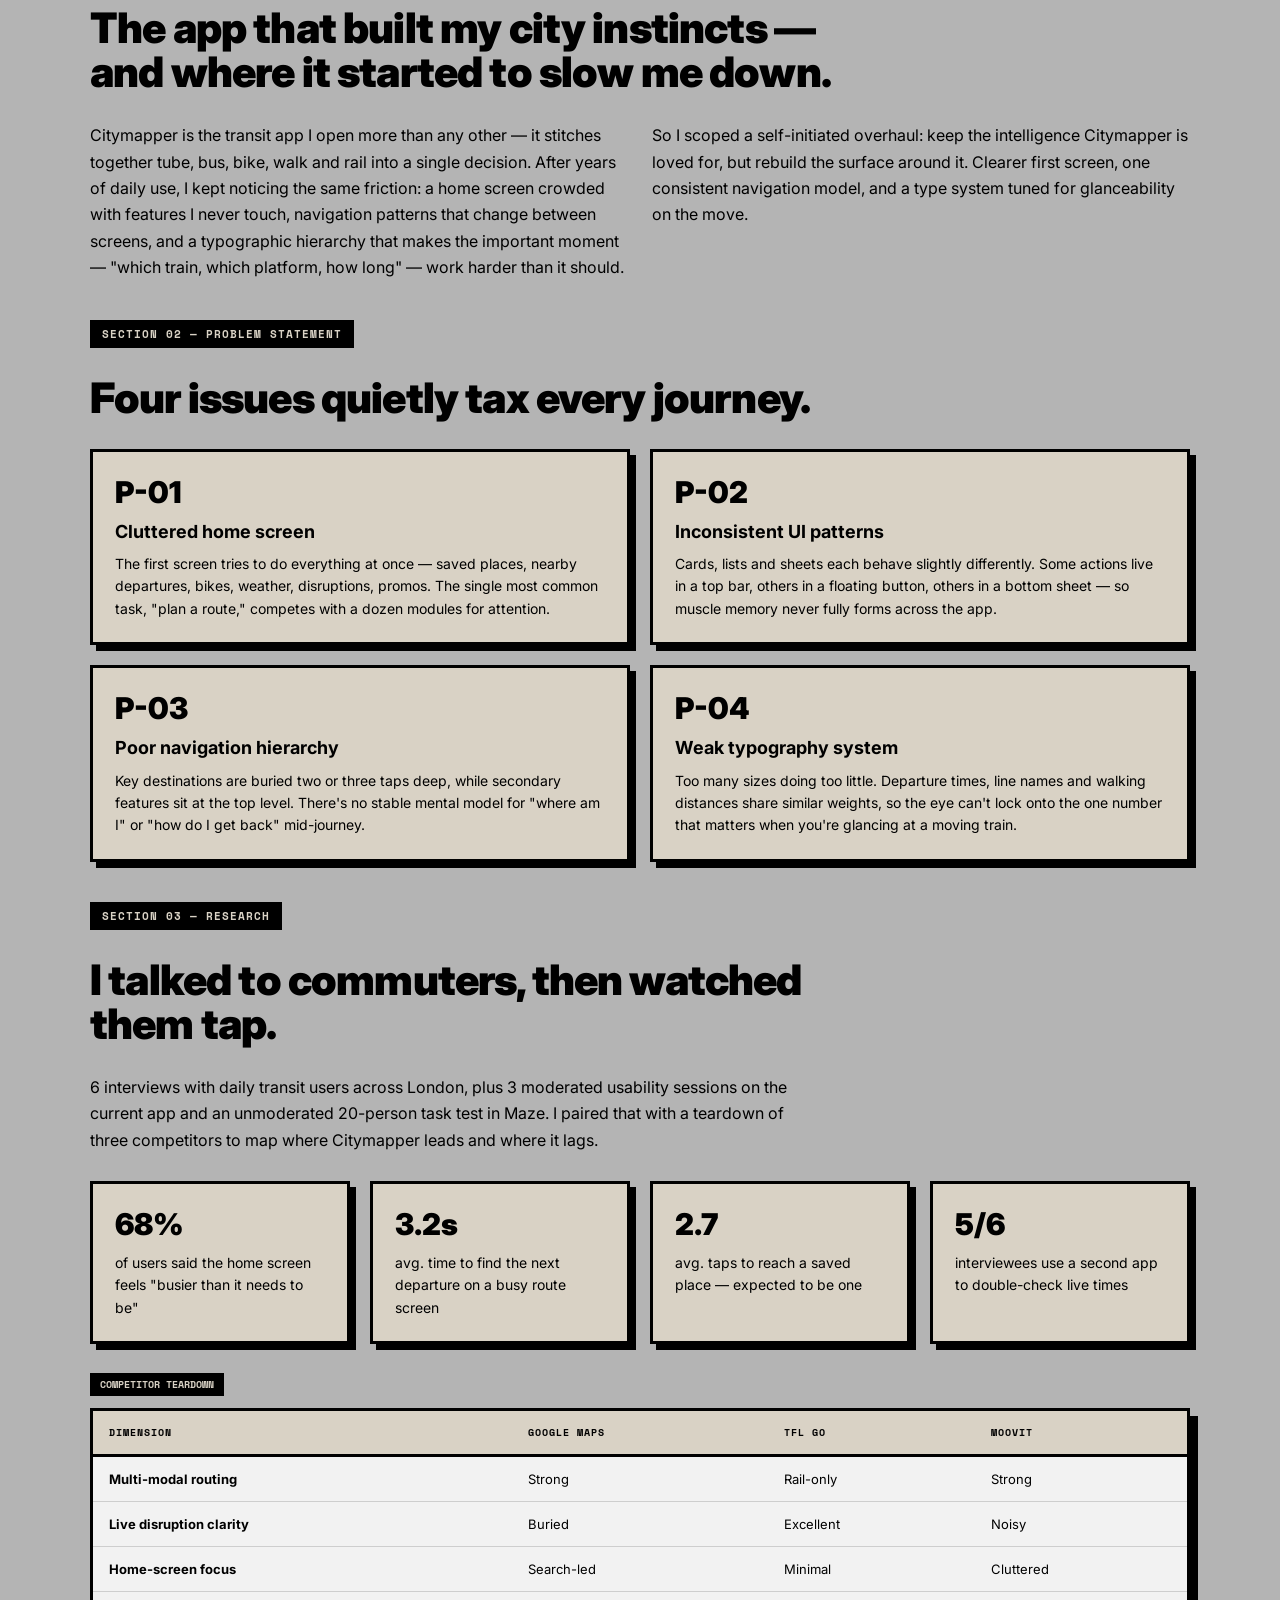
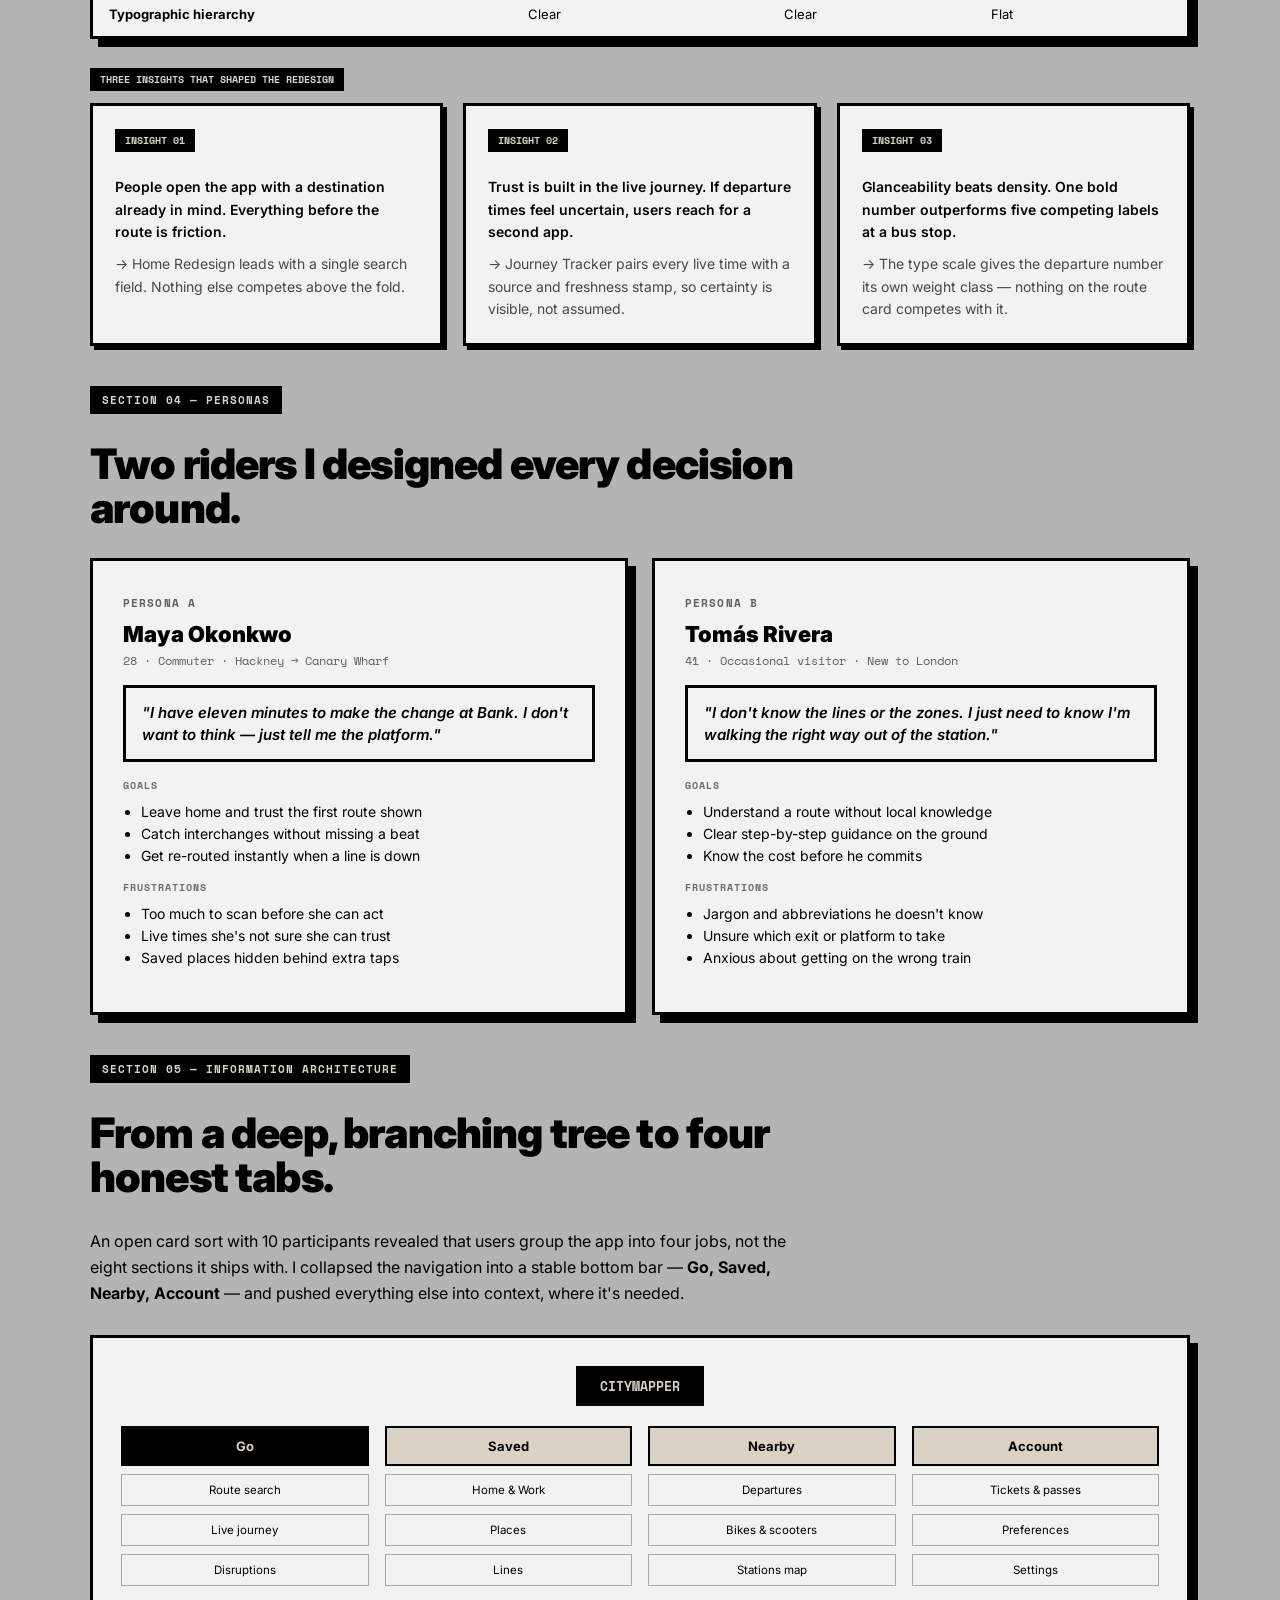
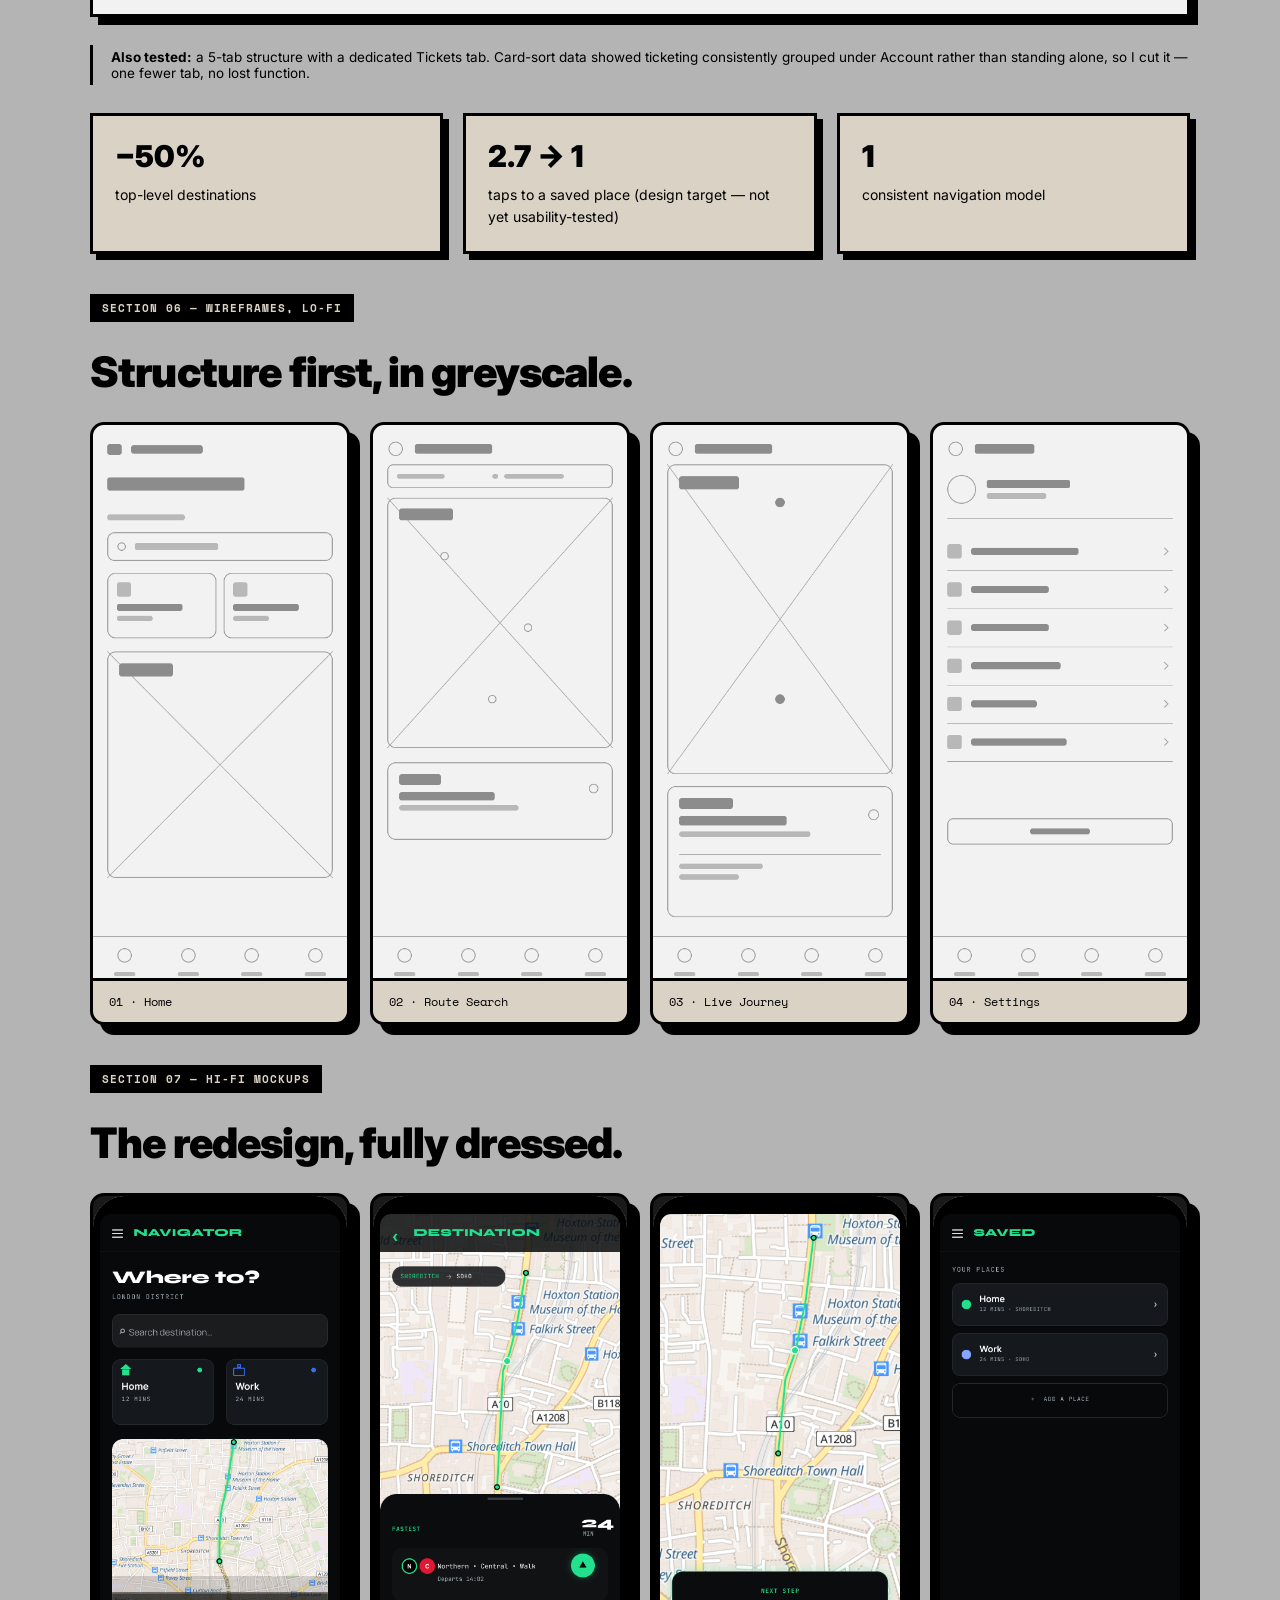
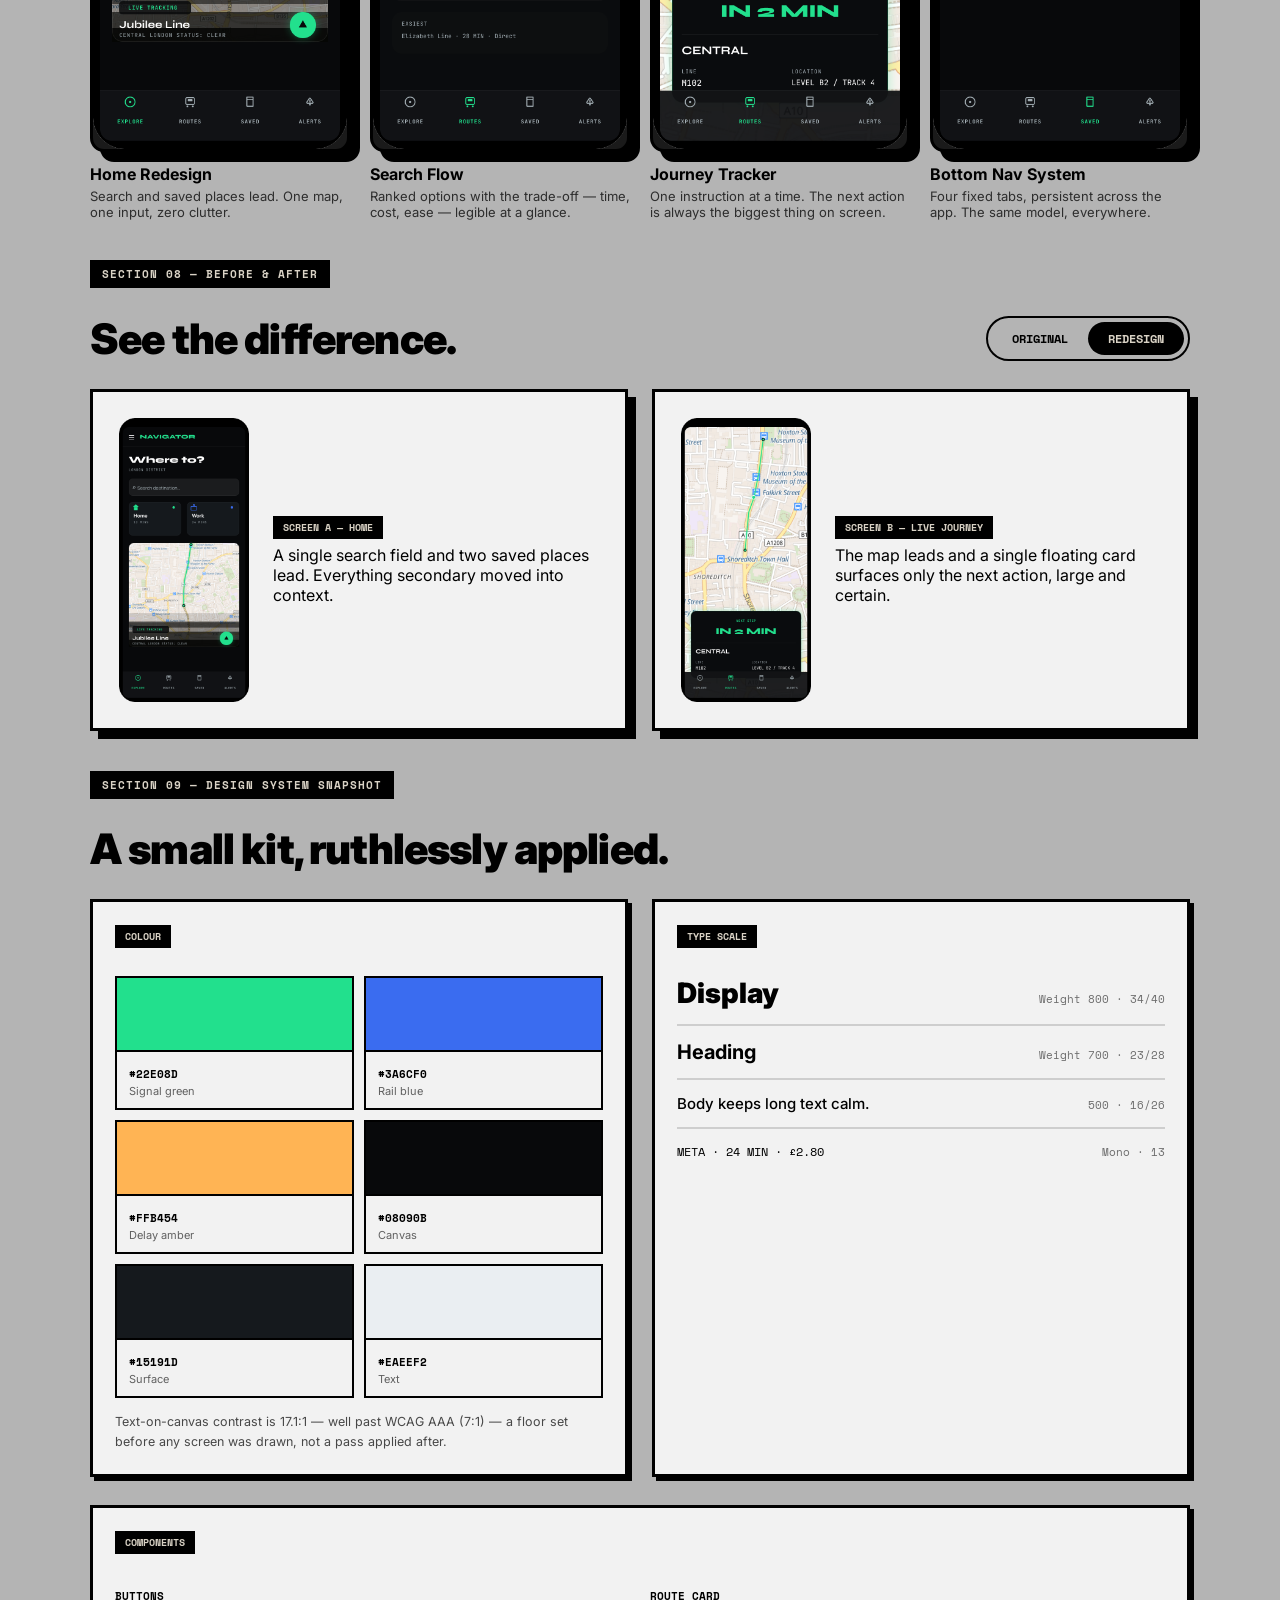
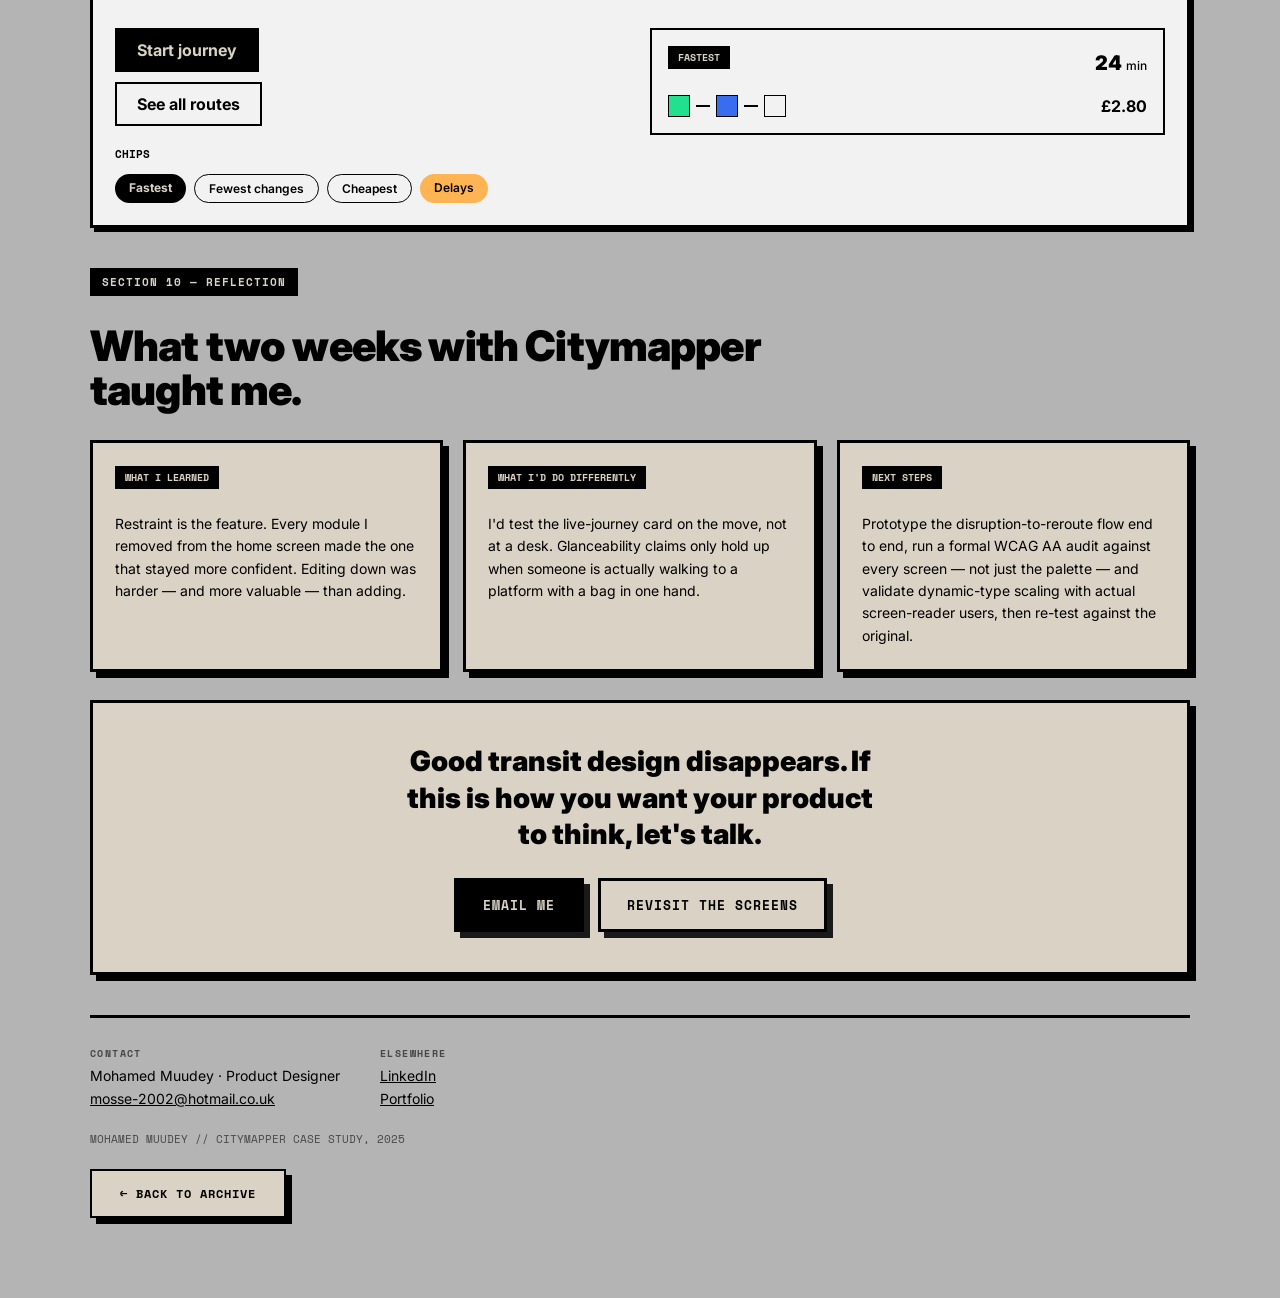
<file: Work/Citymapper/index.html>
<!DOCTYPE html>
<html lang="en">
<head>
<meta charset="utf-8">
<meta name="viewport" content="width=device-width, initial-scale=1">
<title>CITYMAPPER REDESIGN // UX/UI CASE STUDY — MM_ARCHIVE</title>
<meta name="description" content="A full UX/UI redesign of Citymapper — untangling a cluttered home screen, rebuilding the navigation hierarchy, and giving the app a typography system worthy of the millions of journeys it plans every day.">
<meta property="og:type" content="website">
<meta property="og:title" content="Citymapper Redesign — UX/UI Case Study">
<meta property="og:description" content="A full UX/UI redesign of Citymapper: home screen, navigation and typography, rebuilt. Full case study.">
<link rel="preconnect" href="https://fonts.googleapis.com">
<link rel="preconnect" href="https://fonts.gstatic.com" crossorigin>
<link href="https://fonts.googleapis.com/css2?family=Inter:wght@400;600;900&family=Permanent+Marker&family=Space+Mono:wght@400;700&display=swap" rel="stylesheet">
<style>
    :root {
        --concrete-gray: #B4B4B4;
        --warm-beige: #D9D2C5;
        --black: #000000;
        --off-black: #1A1A1A;
        --white: #F2F2F2;
    }
    * { margin: 0; padding: 0; box-sizing: border-box; cursor: crosshair; }
    a, button, input, [role="button"] { cursor: pointer; }
    html, body { overflow-x: hidden; min-height: 100%; }
    img { max-width: 100%; display: block; }
    ::selection { background: var(--black); color: var(--warm-beige); }

    body {
        background-color: var(--concrete-gray);
        color: var(--black);
        font-family: 'Inter', sans-serif;
        min-height: 100vh; width: 100vw;
        display: flex; flex-direction: column; position: relative;
    }

    header.site-header {
        display: grid; grid-template-columns: 1fr auto 1fr;
        padding: 20px; border-bottom: 2px solid var(--black);
        font-family: 'Space Mono', monospace; font-size: 11px; font-weight: 700;
        text-transform: uppercase; letter-spacing: 1px;
        z-index: 10; background-color: var(--warm-beige); flex-shrink: 0;
    }
    .nav-links { display: flex; gap: 24px; justify-content: flex-end; }
    .nav-links a { color: var(--black); text-decoration: none; padding: 2px 8px; transition: all 0.1s; }
    .nav-links a:hover { background: var(--black); color: var(--warm-beige); }

    .archive-heading { padding: 40px; border-bottom: 4px solid var(--black); }
    .archive-title { font-family: 'Inter', sans-serif; font-weight: 900; font-size: 64px; text-transform: uppercase; line-height: 0.88; letter-spacing: -2.5px; max-width: 16ch; }
    .archive-meta { font-family: 'Space Mono', monospace; font-size: 13px; max-width: 680px; margin-top: 16px; }
    .archive-meta .tag { display: block; opacity: 0.6; margin-bottom: 10px; font-weight: 700; }
    .archive-meta .lede-text { font-family: 'Inter', sans-serif; font-size: 18px; line-height: 1.5; margin-top: 4px; max-width: 700px; }
    .scroll-hint { font-family: 'Permanent Marker', cursive; font-size: 14px; opacity: 0.7; transform: rotate(-2deg); display: inline-block; margin-top: 16px; }

    .cta-button { display: inline-flex; align-items: center; gap: 10px; margin-top: 28px; padding: 14px 26px; border: 3px solid var(--black); background: var(--black); color: var(--warm-beige); font-family: 'Space Mono', monospace; font-weight: 700; font-size: 13px; text-transform: uppercase; letter-spacing: 1px; text-decoration: none; box-shadow: 6px 6px 0px var(--off-black); transition: all 0.15s; }
    .cta-button:hover { background: var(--warm-beige); color: var(--black); transform: translate(-3px,-3px); box-shadow: 9px 9px 0px var(--black); }
    .cta-button.ghost { background: var(--warm-beige); color: var(--black); }
    .cta-button.ghost:hover { background: var(--black); color: var(--warm-beige); }

    .stat-grid { display: grid; grid-template-columns: repeat(4,1fr); border-top: 3px solid var(--black); border-bottom: 3px solid var(--black); margin-top: 36px; }
    .stat-grid > div { padding: 18px 22px; border-right: 2px solid var(--black); }
    .stat-grid > div:last-child { border-right: none; }
    .stat-grid .k { font-family:'Space Mono', monospace; font-size:11px; letter-spacing:0.12em; text-transform:uppercase; opacity:0.6; margin-bottom:6px; }
    .stat-grid .v { font-size: 16px; font-weight: 700; }

    .toc { display: flex; flex-wrap: wrap; row-gap: 8px; font-size: 12px; font-family:'Space Mono', monospace; letter-spacing: 0.04em; text-transform: uppercase; margin-top: 32px; padding-top: 20px; border-top: 2px solid var(--black); }
    .toc a { color: var(--black); text-decoration: none; }
    .toc a:hover { text-decoration: underline; }
    .toc span.sep { opacity: 0.4; margin: 0 12px; }

    .gallery-scroll { flex-grow: 1; display: flex; flex-direction: column; align-items: center; padding: 40px 20px 80px; gap: 40px; }
    .case-section { width: 100%; max-width: 1100px; display: flex; flex-direction: column; gap: 28px; }
    .section-tag { font-family: 'Space Mono', monospace; font-size: 11px; font-weight: 700; background: var(--black); color: var(--warm-beige); padding: 6px 12px; display: inline-block; width: fit-content; text-transform: uppercase; letter-spacing: 1px; }
    .section-heading { font-family:'Inter',sans-serif; font-weight:900; font-size: clamp(28px,4vw,42px); line-height:1.05; letter-spacing:-0.02em; max-width: 800px; }
    .lede { font-size: 16px; line-height: 1.65; max-width: 720px; }

    .process-row { display: grid; grid-template-columns: repeat(3, 1fr); gap: 20px; width: 100%; }
    .process-row.cols-2 { grid-template-columns: repeat(2, 1fr); }
    .process-row.cols-4 { grid-template-columns: repeat(4, 1fr); }
    @media (max-width: 900px) { .process-row, .process-row.cols-2 { grid-template-columns: 1fr; } .process-row.cols-4 { grid-template-columns: repeat(2,1fr); } }

    .process-block { border: 3px solid var(--black); background: var(--warm-beige); box-shadow: 6px 6px 0px var(--black); padding: 22px; }
    .process-block.plain { background: var(--white); box-shadow: 4px 4px 0px var(--black); }
    .process-block .frame-label { position: static; display: inline-block; margin-bottom: 12px; }
    .process-block p { font-size: 14px; line-height: 1.6; margin: 0; }
    .process-block ul { margin: 0; padding-left: 18px; font-size: 13.5px; line-height: 1.6; }
    .process-block .block-title { font-size: 18px; font-weight: 700; line-height: 1.3; margin-bottom: 10px; }
    .process-block .num { font-size: 30px; font-weight: 900; font-family:'Inter',sans-serif; margin-bottom: 10px; }

    .frame-label { font-family: 'Space Mono', monospace; font-size: 10px; font-weight: 700; background: var(--black); color: var(--warm-beige); padding: 4px 10px; }

    .gallery-frame { width: 100%; border: 3px solid var(--black); border-radius: 14px; box-shadow: 10px 10px 0px var(--black); background: var(--off-black); position: relative; overflow: hidden; }
    .gallery-frame > .frame-label { position: absolute; top: 10px; left: 10px; z-index: 2; border-radius: 4px; }
    .gallery-frame img { display: block; width: 100%; height: auto; }
    .gallery-frame .frame-caption { padding: 12px 16px; border-top: 3px solid var(--black); background: var(--warm-beige); font-family: 'Space Mono', monospace; font-size: 12px; }

    .two-col { display: grid; grid-template-columns: 1fr 1fr; gap: 24px; width: 100%; }
    @media (max-width: 900px) { .two-col { grid-template-columns: 1fr; } }

    .table-box { border: 3px solid var(--black); box-shadow: 8px 8px 0px var(--black); background: var(--white); overflow-x: auto; }
    .table-box table { border-collapse: collapse; width: 100%; font-size: 13px; }
    .table-box th { text-align: left; font-family:'Space Mono',monospace; font-size: 10px; letter-spacing: 0.1em; text-transform: uppercase; padding: 14px 16px; border-bottom: 3px solid var(--black); background: var(--warm-beige); }
    .table-box td { padding: 14px 16px; border-bottom: 1px solid rgba(0,0,0,0.15); vertical-align: top; }
    .table-box tr:last-child td { border-bottom: none; }
    .table-box td.row-head { font-weight: 700; white-space: nowrap; }

    .persona-card { border: 3px solid var(--black); background: var(--white); box-shadow: 8px 8px 0px var(--black); padding: 30px; }
    .persona-card .k { font-family:'Space Mono', monospace; font-size: 11px; font-weight: 700; letter-spacing: 0.1em; text-transform: uppercase; opacity: 0.6; }
    .persona-card h3 { font-size: 22px; font-weight: 900; margin: 10px 0 2px; }
    .persona-card .sub { font-family:'Space Mono',monospace; font-size: 12px; opacity: 0.6; }
    .persona-card .sub-k { font-family:'Space Mono', monospace; font-size: 10px; font-weight: 700; letter-spacing: 0.1em; text-transform: uppercase; opacity: 0.55; margin-bottom: 8px; display: block; }
    .persona-card ul { margin: 0 0 14px; padding-left: 18px; font-size: 14px; line-height: 1.55; }

    .flow-diagram { border: 3px solid var(--black); background: var(--white); box-shadow: 8px 8px 0px var(--black); padding: 28px; }
    .flow-root { text-align: center; margin-bottom: 8px; }
    .flow-root span { font-family:'Space Mono',monospace; font-weight: 700; font-size: 13px; background: var(--black); color: var(--warm-beige); padding: 10px 24px; display: inline-block; }
    .flow-tree { display: grid; grid-template-columns: repeat(4,1fr); gap: 16px; margin-top: 20px; }
    @media (max-width: 800px) { .flow-tree { grid-template-columns: repeat(2,1fr); } }
    .flow-branch { display: flex; flex-direction: column; gap: 8px; }
    .flow-branch .branch-title { border: 2px solid var(--black); text-align: center; padding: 10px 8px; font-weight: 700; font-size: 13px; background: var(--warm-beige); }
    .flow-branch .branch-title.accent { background: var(--black); color: var(--warm-beige); }
    .flow-branch .leaf { border: 1px solid rgba(0,0,0,0.3); text-align: center; padding: 8px; font-size: 11.5px; }
    .flow-note { border-left: 3px solid var(--black); padding: 4px 0 4px 18px; font-size: 13.5px; }

    .quote-block { border: 3px solid var(--black); background: var(--white); box-shadow: 6px 6px 0px var(--black); padding: 26px 28px; }
    .quote-block p { font-family:'Inter',sans-serif; font-size: 17px; line-height: 1.45; font-weight: 600; font-style: italic; margin: 0; }

    .toggle-pill { display: inline-flex; border: 2px solid var(--black); border-radius: 999px; padding: 4px; }
    .toggle-pill button { border: none; background: transparent; font-family:'Space Mono',monospace; font-weight: 700; font-size: 12px; text-transform: uppercase; padding: 8px 20px; border-radius: 999px; }
    .toggle-pill button.active { background: var(--black); color: var(--warm-beige); }

    .compare-card { border: 3px solid var(--black); background: var(--white); box-shadow: 8px 8px 0px var(--black); padding: 26px; display: flex; gap: 24px; align-items: center; }
    @media (max-width: 640px) { .compare-card { flex-direction: column; align-items: flex-start; } }
    .compare-card .shot { width: 130px; flex-shrink: 0; }

    .color-chip { border: 2px solid var(--black); }
    .color-chip .swatch { height: 74px; border-bottom: 2px solid var(--black); }
    .color-chip .info { padding: 10px 12px; background: var(--white); }
    .color-chip .hex { font-family:'Space Mono',monospace; font-size: 11px; font-weight: 700; }
    .color-chip .use { font-size: 11px; opacity: 0.6; display: block; margin-top: 2px; }

    .type-row { display: flex; align-items: baseline; justify-content: space-between; border-bottom: 2px solid rgba(0,0,0,0.15); padding-bottom: 14px; gap: 16px; flex-wrap: wrap; }
    .type-row:last-child { border-bottom: none; }
    .type-row .spec { font-family:'Space Mono',monospace; font-size: 11px; opacity: 0.55; white-space: nowrap; }

    .back-to-archive { display: inline-block; margin-top: 8px; padding: 14px 28px; border: 2px solid var(--black); background: var(--warm-beige); color: var(--black); font-family: 'Space Mono', monospace; font-weight: 700; font-size: 12px; text-transform: uppercase; letter-spacing: 1px; text-decoration: none; box-shadow: 6px 6px 0px var(--black); transition: all 0.15s; }
    .back-to-archive:hover { background: var(--black); color: var(--warm-beige); transform: translate(-3px, -3px); box-shadow: 9px 9px 0px var(--black); }
    .site-footer-note { font-family:'Space Mono', monospace; font-size: 11px; opacity: 0.6; margin-bottom: 14px; }
    .footer-contact { display: flex; flex-wrap: wrap; gap: 40px; margin-bottom: 24px; }
    .footer-contact .col { display: flex; flex-direction: column; gap: 6px; }
    .footer-contact .k { font-family:'Space Mono', monospace; font-size: 10px; font-weight: 700; letter-spacing: 0.14em; text-transform: uppercase; opacity: 0.6; }
    .footer-contact a, .footer-contact span.v { font-size: 14px; color: var(--black); }

    @media (max-width: 640px) {
        header.site-header { grid-template-columns: 1fr; gap: 8px; text-align: center; padding: 12px 16px; }
        .nav-links { justify-content: center; flex-wrap: wrap; gap: 10px 16px; }
        .archive-heading { padding: 24px 18px; }
        .archive-title { font-size: 14vw; }
        .stat-grid { grid-template-columns: repeat(2,1fr); }
        .stat-grid > div:nth-child(2n) { border-right: none; }
        .stat-grid > div:nth-child(-n+2) { border-bottom: 2px solid var(--black); }
        .gallery-scroll { padding: 24px 12px 60px; gap: 28px; }
    }
</style>
</head>
<body>

    <header class="site-header">
        <div class="status">SYSTEM: ACTIVE // 124.0.0.1</div>
        <div class="logo">MM_UXUI_PRD_DSGN</div>
        <nav class="nav-links">
            <a href="../../index.html#home">HOME</a>
            <a href="../../About/index.html">ABOUT/PERSONAL</a>
            <a href="../../index.html#archive" style="background: var(--black); color: var(--warm-beige);">ARCHIVE</a>
            <a href="../../index.html#contact">CONTACT</a>
        </nav>
    </header>

    <div class="archive-heading" id="top">
        <h1 class="archive-title">Citymapper·Redesign</h1>
        <div class="archive-meta">
            <span class="tag">CASE STUDY, 2025 // CONCEPT REDESIGN</span>
            <p class="lede-text">Rethinking how a city moves in your hand. A full UX/UI overhaul of Citymapper — untangling a cluttered home screen, rebuilding the navigation hierarchy, and giving the app a typography system worthy of the millions of journeys it plans every day.</p>
            <span class="scroll-hint">scroll down ↓</span>
        </div>

        <a href="https://www.figma.com/proto/tCSaCZYdvwq49JL9PMhKER/Citymapper-Redesign?node-id=7-53&starting-point-node-id=7-53&scaling=scale-down&content-scaling=fixed" target="_blank" rel="noopener" class="cta-button">TRY THE INTERACTIVE PROTOTYPE →</a>

        <div class="stat-grid">
            <div><div class="k">Role</div><div class="v">Sole designer — Research, UI, Prototype</div></div>
            <div><div class="k">Timeline</div><div class="v">2 weeks</div></div>
            <div><div class="k">Platform</div><div class="v">iOS &amp; Android, mobile-first</div></div>
            <div><div class="k">Tools</div><div class="v">Figma · Maze</div></div>
        </div>

        <nav class="toc" aria-label="Case study sections">
            <span style="opacity:0.6; margin-right:18px">On this page</span>
            <a href="#overview">01 Overview</a><span class="sep">/</span>
            <a href="#problem">02 Problem</a><span class="sep">/</span>
            <a href="#research">03 Research</a><span class="sep">/</span>
            <a href="#personas">04 Personas</a><span class="sep">/</span>
            <a href="#ia">05 Architecture</a><span class="sep">/</span>
            <a href="#wireframes">06 Wireframes</a><span class="sep">/</span>
            <a href="#mockups">07 Mockups</a><span class="sep">/</span>
            <a href="#beforeafter">08 Before/After</a><span class="sep">/</span>
            <a href="#designsystem">09 Design System</a><span class="sep">/</span>
            <a href="#reflection">10 Reflection</a>
        </nav>
    </div>

    <main class="gallery-scroll">

        <div class="process-row" style="max-width:1100px; width:100%">
            <div class="gallery-frame"><img src="images/01-citymapper-redesign-home-screen.png" alt="Citymapper redesign home screen"></div>
            <div class="gallery-frame"><img src="images/02-live-journey-tracking-screen.png" alt="Live journey tracking screen"></div>
            <div class="gallery-frame"><img src="images/03-route-destination-screen.png" alt="Route destination screen"></div>
        </div>

        <!-- 01 OVERVIEW -->
        <section class="case-section" id="overview">
            <span class="section-tag">Section 01 — Overview</span>
            <h2 class="section-heading">The app that built my city instincts — and where it started to slow me down.</h2>
            <div class="two-col">
                <p class="lede">Citymapper is the transit app I open more than any other — it stitches together tube, bus, bike, walk and rail into a single decision. After years of daily use, I kept noticing the same friction: a home screen crowded with features I never touch, navigation patterns that change between screens, and a typographic hierarchy that makes the important moment — "which train, which platform, how long" — work harder than it should.</p>
                <p class="lede">So I scoped a self-initiated overhaul: keep the intelligence Citymapper is loved for, but rebuild the surface around it. Clearer first screen, one consistent navigation model, and a type system tuned for glanceability on the move.</p>
            </div>
        </section>

        <!-- 02 PROBLEM -->
        <section class="case-section" id="problem">
            <span class="section-tag">Section 02 — Problem Statement</span>
            <h2 class="section-heading">Four issues quietly tax every journey.</h2>
            <div class="process-row cols-2">
                <div class="process-block">
                    <div class="num">P-01</div>
                    <div class="block-title">Cluttered home screen</div>
                    <p>The first screen tries to do everything at once — saved places, nearby departures, bikes, weather, disruptions, promos. The single most common task, "plan a route," competes with a dozen modules for attention.</p>
                </div>
                <div class="process-block">
                    <div class="num">P-02</div>
                    <div class="block-title">Inconsistent UI patterns</div>
                    <p>Cards, lists and sheets each behave slightly differently. Some actions live in a top bar, others in a floating button, others in a bottom sheet — so muscle memory never fully forms across the app.</p>
                </div>
                <div class="process-block">
                    <div class="num">P-03</div>
                    <div class="block-title">Poor navigation hierarchy</div>
                    <p>Key destinations are buried two or three taps deep, while secondary features sit at the top level. There's no stable mental model for "where am I" or "how do I get back" mid-journey.</p>
                </div>
                <div class="process-block">
                    <div class="num">P-04</div>
                    <div class="block-title">Weak typography system</div>
                    <p>Too many sizes doing too little. Departure times, line names and walking distances share similar weights, so the eye can't lock onto the one number that matters when you're glancing at a moving train.</p>
                </div>
            </div>
        </section>

        <!-- 03 RESEARCH -->
        <section class="case-section" id="research">
            <span class="section-tag">Section 03 — Research</span>
            <h2 class="section-heading">I talked to commuters, then watched them tap.</h2>
            <p class="lede">6 interviews with daily transit users across London, plus 3 moderated usability sessions on the current app and an unmoderated 20-person task test in Maze. I paired that with a teardown of three competitors to map where Citymapper leads and where it lags.</p>

            <div class="process-row cols-4">
                <div class="process-block"><div class="num">68%</div><p>of users said the home screen feels "busier than it needs to be"</p></div>
                <div class="process-block"><div class="num">3.2s</div><p>avg. time to find the next departure on a busy route screen</p></div>
                <div class="process-block"><div class="num">2.7</div><p>avg. taps to reach a saved place — expected to be one</p></div>
                <div class="process-block"><div class="num">5/6</div><p>interviewees use a second app to double-check live times</p></div>
            </div>

            <div>
                <span class="frame-label" style="width:fit-content">COMPETITOR TEARDOWN</span>
                <div class="table-box" style="margin-top:16px">
                    <table>
                        <tr><th>Dimension</th><th>Google Maps</th><th>TfL Go</th><th>Moovit</th></tr>
                        <tr><td class="row-head">Multi-modal routing</td><td>Strong</td><td>Rail-only</td><td>Strong</td></tr>
                        <tr><td class="row-head">Live disruption clarity</td><td>Buried</td><td>Excellent</td><td>Noisy</td></tr>
                        <tr><td class="row-head">Home-screen focus</td><td>Search-led</td><td>Minimal</td><td>Cluttered</td></tr>
                        <tr><td class="row-head">Typographic hierarchy</td><td>Clear</td><td>Clear</td><td>Flat</td></tr>
                    </table>
                </div>
            </div>

            <div>
                <span class="frame-label" style="width:fit-content">THREE INSIGHTS THAT SHAPED THE REDESIGN</span>
                <div class="process-row" style="margin-top:16px">
                    <div class="process-block plain">
                        <div class="frame-label">INSIGHT 01</div>
                        <p style="margin-top:12px; font-weight:600">People open the app with a destination already in mind. Everything before the route is friction.</p>
                        <p style="margin-top:10px; opacity:0.7">→ Home Redesign leads with a single search field. Nothing else competes above the fold.</p>
                    </div>
                    <div class="process-block plain">
                        <div class="frame-label">INSIGHT 02</div>
                        <p style="margin-top:12px; font-weight:600">Trust is built in the live journey. If departure times feel uncertain, users reach for a second app.</p>
                        <p style="margin-top:10px; opacity:0.7">→ Journey Tracker pairs every live time with a source and freshness stamp, so certainty is visible, not assumed.</p>
                    </div>
                    <div class="process-block plain">
                        <div class="frame-label">INSIGHT 03</div>
                        <p style="margin-top:12px; font-weight:600">Glanceability beats density. One bold number outperforms five competing labels at a bus stop.</p>
                        <p style="margin-top:10px; opacity:0.7">→ The type scale gives the departure number its own weight class — nothing on the route card competes with it.</p>
                    </div>
                </div>
            </div>
        </section>

        <!-- 04 PERSONAS -->
        <section class="case-section" id="personas">
            <span class="section-tag">Section 04 — Personas</span>
            <h2 class="section-heading">Two riders I designed every decision around.</h2>
            <div class="two-col">
                <div class="persona-card">
                    <span class="k">Persona A</span>
                    <h3>Maya Okonkwo</h3>
                    <span class="sub">28 · Commuter · Hackney → Canary Wharf</span>
                    <div class="quote-block" style="margin:16px 0; box-shadow:none; padding:14px 16px">
                        <p style="font-size:15px">"I have eleven minutes to make the change at Bank. I don't want to think — just tell me the platform."</p>
                    </div>
                    <span class="sub-k">Goals</span>
                    <ul><li>Leave home and trust the first route shown</li><li>Catch interchanges without missing a beat</li><li>Get re-routed instantly when a line is down</li></ul>
                    <span class="sub-k">Frustrations</span>
                    <ul><li>Too much to scan before she can act</li><li>Live times she's not sure she can trust</li><li>Saved places hidden behind extra taps</li></ul>
                </div>
                <div class="persona-card">
                    <span class="k">Persona B</span>
                    <h3>Tomás Rivera</h3>
                    <span class="sub">41 · Occasional visitor · New to London</span>
                    <div class="quote-block" style="margin:16px 0; box-shadow:none; padding:14px 16px">
                        <p style="font-size:15px">"I don't know the lines or the zones. I just need to know I'm walking the right way out of the station."</p>
                    </div>
                    <span class="sub-k">Goals</span>
                    <ul><li>Understand a route without local knowledge</li><li>Clear step-by-step guidance on the ground</li><li>Know the cost before he commits</li></ul>
                    <span class="sub-k">Frustrations</span>
                    <ul><li>Jargon and abbreviations he doesn't know</li><li>Unsure which exit or platform to take</li><li>Anxious about getting on the wrong train</li></ul>
                </div>
            </div>
        </section>

        <!-- 05 INFORMATION ARCHITECTURE -->
        <section class="case-section" id="ia">
            <span class="section-tag">Section 05 — Information Architecture</span>
            <h2 class="section-heading">From a deep, branching tree to four honest tabs.</h2>
            <p class="lede">An open card sort with 10 participants revealed that users group the app into four jobs, not the eight sections it ships with. I collapsed the navigation into a stable bottom bar — <strong>Go, Saved, Nearby, Account</strong> — and pushed everything else into context, where it's needed.</p>

            <div class="flow-diagram">
                <div class="flow-root"><span>CITYMAPPER</span></div>
                <div class="flow-tree">
                    <div class="flow-branch">
                        <div class="branch-title accent">Go</div>
                        <div class="leaf">Route search</div>
                        <div class="leaf">Live journey</div>
                        <div class="leaf">Disruptions</div>
                    </div>
                    <div class="flow-branch">
                        <div class="branch-title">Saved</div>
                        <div class="leaf">Home &amp; Work</div>
                        <div class="leaf">Places</div>
                        <div class="leaf">Lines</div>
                    </div>
                    <div class="flow-branch">
                        <div class="branch-title">Nearby</div>
                        <div class="leaf">Departures</div>
                        <div class="leaf">Bikes &amp; scooters</div>
                        <div class="leaf">Stations map</div>
                    </div>
                    <div class="flow-branch">
                        <div class="branch-title">Account</div>
                        <div class="leaf">Tickets &amp; passes</div>
                        <div class="leaf">Preferences</div>
                        <div class="leaf">Settings</div>
                    </div>
                </div>
            </div>

            <div class="flow-note"><strong>Also tested:</strong> a 5-tab structure with a dedicated Tickets tab. Card-sort data showed ticketing consistently grouped under Account rather than standing alone, so I cut it — one fewer tab, no lost function.</div>

            <div class="process-row">
                <div class="process-block"><div class="num">−50%</div><p>top-level destinations</p></div>
                <div class="process-block"><div class="num">2.7 → 1</div><p>taps to a saved place (design target — not yet usability-tested)</p></div>
                <div class="process-block"><div class="num">1</div><p>consistent navigation model</p></div>
            </div>
        </section>

        <!-- 06 WIREFRAMES -->
        <section class="case-section" id="wireframes">
            <span class="section-tag">Section 06 — Wireframes, Lo-fi</span>
            <h2 class="section-heading">Structure first, in greyscale.</h2>
            <div class="process-row cols-4">
                <div class="gallery-frame"><img src="images/04-home-wireframe.png" alt="Home wireframe"><div class="frame-caption">01 · Home</div></div>
                <div class="gallery-frame"><img src="images/05-route-search-wireframe.png" alt="Route search wireframe"><div class="frame-caption">02 · Route Search</div></div>
                <div class="gallery-frame"><img src="images/06-live-journey-wireframe.png" alt="Live journey wireframe"><div class="frame-caption">03 · Live Journey</div></div>
                <div class="gallery-frame"><img src="images/07-settings-wireframe.png" alt="Settings wireframe"><div class="frame-caption">04 · Settings</div></div>
            </div>
        </section>

        <!-- 07 MOCKUPS -->
        <section class="case-section" id="mockups">
            <span class="section-tag">Section 07 — Hi-fi Mockups</span>
            <h2 class="section-heading">The redesign, fully dressed.</h2>
            <div class="process-row cols-4">
                <div>
                    <div class="gallery-frame"><img src="images/01-citymapper-redesign-home-screen.png" alt="Home redesign mockup"></div>
                    <p style="margin-top:12px; font-weight:700">Home Redesign</p>
                    <p style="font-size:13px; opacity:0.75; margin-top:4px">Search and saved places lead. One map, one input, zero clutter.</p>
                </div>
                <div>
                    <div class="gallery-frame"><img src="images/03-route-destination-screen.png" alt="Search flow mockup"></div>
                    <p style="margin-top:12px; font-weight:700">Search Flow</p>
                    <p style="font-size:13px; opacity:0.75; margin-top:4px">Ranked options with the trade-off — time, cost, ease — legible at a glance.</p>
                </div>
                <div>
                    <div class="gallery-frame"><img src="images/02-live-journey-tracking-screen.png" alt="Journey tracker mockup"></div>
                    <p style="margin-top:12px; font-weight:700">Journey Tracker</p>
                    <p style="font-size:13px; opacity:0.75; margin-top:4px">One instruction at a time. The next action is always the biggest thing on screen.</p>
                </div>
                <div>
                    <div class="gallery-frame"><img src="images/08-bottom-nav-system-spec.png" alt="Bottom nav system spec"></div>
                    <p style="margin-top:12px; font-weight:700">Bottom Nav System</p>
                    <p style="font-size:13px; opacity:0.75; margin-top:4px">Four fixed tabs, persistent across the app. The same model, everywhere.</p>
                </div>
            </div>
        </section>

        <!-- 08 BEFORE / AFTER -->
        <section class="case-section" id="beforeafter">
            <span class="section-tag">Section 08 — Before &amp; After</span>
            <div style="display:flex; align-items:center; justify-content:space-between; flex-wrap:wrap; gap:20px">
                <h2 class="section-heading" style="margin:0">See the difference.</h2>
                <div class="toggle-pill" id="ba-toggle">
                    <button type="button" data-mode="before">Original</button>
                    <button type="button" data-mode="after" class="active">Redesign</button>
                </div>
            </div>

            <div class="two-col">
                <div class="compare-card">
                    <div class="shot"><img data-ba-img data-before="h.jpeg" data-after="images/01-citymapper-redesign-home-screen.png" src="images/01-citymapper-redesign-home-screen.png" alt="Home screen comparison"></div>
                    <div>
                        <span class="frame-label">SCREEN A — HOME</span>
                        <p data-ba-copy data-before-text="Promo banners, system alerts, and a dozen quick-launch tiles compete before search even appears." data-after-text="A single search field and two saved places lead. Everything secondary moved into context." style="margin-top:10px">A single search field and two saved places lead. Everything secondary moved into context.</p>
                    </div>
                </div>
                <div class="compare-card">
                    <div class="shot"><img data-ba-img data-before="lj.jpeg" data-after="images/02-live-journey-tracking-screen.png" src="images/02-live-journey-tracking-screen.png" alt="Live journey comparison"></div>
                    <div>
                        <span class="frame-label">SCREEN B — LIVE JOURNEY</span>
                        <p data-ba-copy data-before-text="Every leg, alert, and diagnostic stat renders at once — the next step is buried in noise." data-after-text="The map leads and a single floating card surfaces only the next action, large and certain." style="margin-top:10px">The map leads and a single floating card surfaces only the next action, large and certain.</p>
                    </div>
                </div>
            </div>
        </section>

        <!-- 09 DESIGN SYSTEM -->
        <section class="case-section" id="designsystem">
            <span class="section-tag">Section 09 — Design System Snapshot</span>
            <h2 class="section-heading">A small kit, ruthlessly applied.</h2>

            <div class="two-col">
                <div class="process-block plain">
                    <span class="frame-label">COLOUR</span>
                    <div class="process-row cols-2" style="margin-top:16px; gap:10px">
                        <div class="color-chip"><div class="swatch" style="background:#22E08D"></div><div class="info"><span class="hex">#22E08D</span><span class="use">Signal green</span></div></div>
                        <div class="color-chip"><div class="swatch" style="background:#3A6CF0"></div><div class="info"><span class="hex">#3A6CF0</span><span class="use">Rail blue</span></div></div>
                        <div class="color-chip"><div class="swatch" style="background:#FFB454"></div><div class="info"><span class="hex">#FFB454</span><span class="use">Delay amber</span></div></div>
                        <div class="color-chip"><div class="swatch" style="background:#08090B"></div><div class="info"><span class="hex">#08090B</span><span class="use">Canvas</span></div></div>
                        <div class="color-chip"><div class="swatch" style="background:#15191D"></div><div class="info"><span class="hex">#15191D</span><span class="use">Surface</span></div></div>
                        <div class="color-chip"><div class="swatch" style="background:#EAEEF2"></div><div class="info"><span class="hex">#EAEEF2</span><span class="use">Text</span></div></div>
                    </div>
                    <p style="margin-top:14px; opacity:0.7; font-size:12.5px">Text-on-canvas contrast is 17.1:1 — well past WCAG AAA (7:1) — a floor set before any screen was drawn, not a pass applied after.</p>
                </div>
                <div class="process-block plain">
                    <span class="frame-label">TYPE SCALE</span>
                    <div style="margin-top:16px; display:flex; flex-direction:column; gap:14px">
                        <div class="type-row"><span style="font-weight:900; font-size:28px">Display</span><span class="spec">Weight 800 · 34/40</span></div>
                        <div class="type-row"><span style="font-weight:700; font-size:20px">Heading</span><span class="spec">Weight 700 · 23/28</span></div>
                        <div class="type-row"><span style="font-weight:500; font-size:15px">Body keeps long text calm.</span><span class="spec">500 · 16/26</span></div>
                        <div class="type-row"><span style="font-family:'Space Mono',monospace; font-size:12px">META · 24 MIN · £2.80</span><span class="spec">Mono · 13</span></div>
                    </div>
                </div>
            </div>

            <div class="process-block plain" style="max-width:100%">
                <span class="frame-label">COMPONENTS</span>
                <div class="process-row cols-2" style="margin-top:18px">
                    <div>
                        <span class="frame-label" style="background:transparent; color:var(--black); padding:0; font-size:11px">BUTTONS</span>
                        <div style="display:flex; flex-direction:column; gap:10px; margin-top:12px; align-items:flex-start">
                            <span style="font-weight:700; background:var(--black); color:var(--warm-beige); padding:10px 20px; border:2px solid var(--black)">Start journey</span>
                            <span style="font-weight:700; background:transparent; padding:10px 20px; border:2px solid var(--black)">See all routes</span>
                        </div>
                        <span class="frame-label" style="background:transparent; color:var(--black); padding:0; font-size:11px; margin-top:20px; display:block">CHIPS</span>
                        <div style="display:flex; flex-wrap:wrap; gap:8px; margin-top:12px">
                            <span style="font-size:12px; font-weight:700; background:var(--black); color:var(--warm-beige); padding:6px 14px; border-radius:999px">Fastest</span>
                            <span style="font-size:12px; font-weight:600; border:1px solid var(--black); padding:6px 14px; border-radius:999px">Fewest changes</span>
                            <span style="font-size:12px; font-weight:600; border:1px solid var(--black); padding:6px 14px; border-radius:999px">Cheapest</span>
                            <span style="font-size:12px; font-weight:600; background:#FFB454; padding:6px 14px; border-radius:999px">Delays</span>
                        </div>
                    </div>
                    <div>
                        <span class="frame-label" style="background:transparent; color:var(--black); padding:0; font-size:11px">ROUTE CARD</span>
                        <div style="margin-top:12px; border:2px solid var(--black); padding:16px">
                            <div style="display:flex; justify-content:space-between; align-items:center"><span class="frame-label" style="font-size:10px">FASTEST</span><span style="font-weight:900; font-size:20px">24 <span style="font-size:12px; font-weight:500">min</span></span></div>
                            <div style="display:flex; gap:6px; margin-top:14px; align-items:center">
                                <div style="width:22px;height:22px;background:#22E08D;border:1px solid var(--black)"></div>
                                <div style="width:14px;height:2px;background:var(--black)"></div>
                                <div style="width:22px;height:22px;background:#3A6CF0;border:1px solid var(--black)"></div>
                                <div style="width:14px;height:2px;background:var(--black)"></div>
                                <div style="width:22px;height:22px;background:#0000;border:1px solid var(--black)"></div>
                                <div style="flex:1"></div>
                                <span style="font-weight:700">£2.80</span>
                            </div>
                        </div>
                    </div>
                </div>
            </div>
        </section>

        <!-- 10 REFLECTION -->
        <section class="case-section" id="reflection">
            <span class="section-tag">Section 10 — Reflection</span>
            <h2 class="section-heading">What two weeks with Citymapper taught me.</h2>
            <div class="process-row">
                <div class="process-block">
                    <span class="frame-label">WHAT I LEARNED</span>
                    <p style="margin-top:12px">Restraint is the feature. Every module I removed from the home screen made the one that stayed more confident. Editing down was harder — and more valuable — than adding.</p>
                </div>
                <div class="process-block">
                    <span class="frame-label">WHAT I'D DO DIFFERENTLY</span>
                    <p style="margin-top:12px">I'd test the live-journey card on the move, not at a desk. Glanceability claims only hold up when someone is actually walking to a platform with a bag in one hand.</p>
                </div>
                <div class="process-block">
                    <span class="frame-label">NEXT STEPS</span>
                    <p style="margin-top:12px">Prototype the disruption-to-reroute flow end to end, run a formal WCAG AA audit against every screen — not just the palette — and validate dynamic-type scaling with actual screen-reader users, then re-test against the original.</p>
                </div>
            </div>

            <div class="process-block" style="max-width:100%; text-align:center; padding:40px">
                <p style="font-size:clamp(20px,3vw,28px); font-weight:900; line-height:1.3; max-width:26ch; margin:0 auto">Good transit design disappears. If this is how you want your product to think, let's talk.</p>
                <div style="margin-top:26px; display:flex; gap:14px; justify-content:center; flex-wrap:wrap">
                    <a href="mailto:mosse-2002@hotmail.co.uk?subject=Citymapper%20case%20study" class="cta-button" style="margin-top:0">EMAIL ME</a>
                    <a href="#mockups" class="cta-button ghost" style="margin-top:0">REVISIT THE SCREENS</a>
                </div>
            </div>
        </section>

        <div style="width:100%; max-width:1100px; border-top:3px solid var(--black); padding-top:28px">
            <div class="footer-contact">
                <div class="col">
                    <span class="k">Contact</span>
                    <span class="v">Mohamed Muudey · Product Designer</span>
                    <a href="mailto:mosse-2002@hotmail.co.uk">mosse-2002@hotmail.co.uk</a>
                </div>
                <div class="col">
                    <span class="k">Elsewhere</span>
                    <a href="https://www.linkedin.com/in/mohamed-muudey-5355121b0" target="_blank" rel="noopener">LinkedIn</a>
                    <a href="../../index.html#archive">Portfolio</a>
                </div>
            </div>
            <div class="site-footer-note">MOHAMED MUUDEY // CITYMAPPER CASE STUDY, 2025</div>
            <a href="../../index.html#archive" class="back-to-archive">&larr; BACK TO ARCHIVE</a>
        </div>
    </main>

<script>
(function () {
    'use strict';
    var toggle = document.getElementById('ba-toggle');
    if (!toggle) return;
    var buttons = toggle.querySelectorAll('button');
    buttons.forEach(function (btn) {
        btn.addEventListener('click', function () {
            var mode = btn.getAttribute('data-mode');
            buttons.forEach(function (b) { b.classList.toggle('active', b === btn); });
            document.querySelectorAll('[data-ba-img]').forEach(function (img) {
                img.src = mode === 'before' ? img.getAttribute('data-before') : img.getAttribute('data-after');
            });
            document.querySelectorAll('[data-ba-copy]').forEach(function (p) {
                p.textContent = mode === 'before' ? p.getAttribute('data-before-text') : p.getAttribute('data-after-text');
            });
        });
    });
})();
</script>
</body>
</html>
</file>
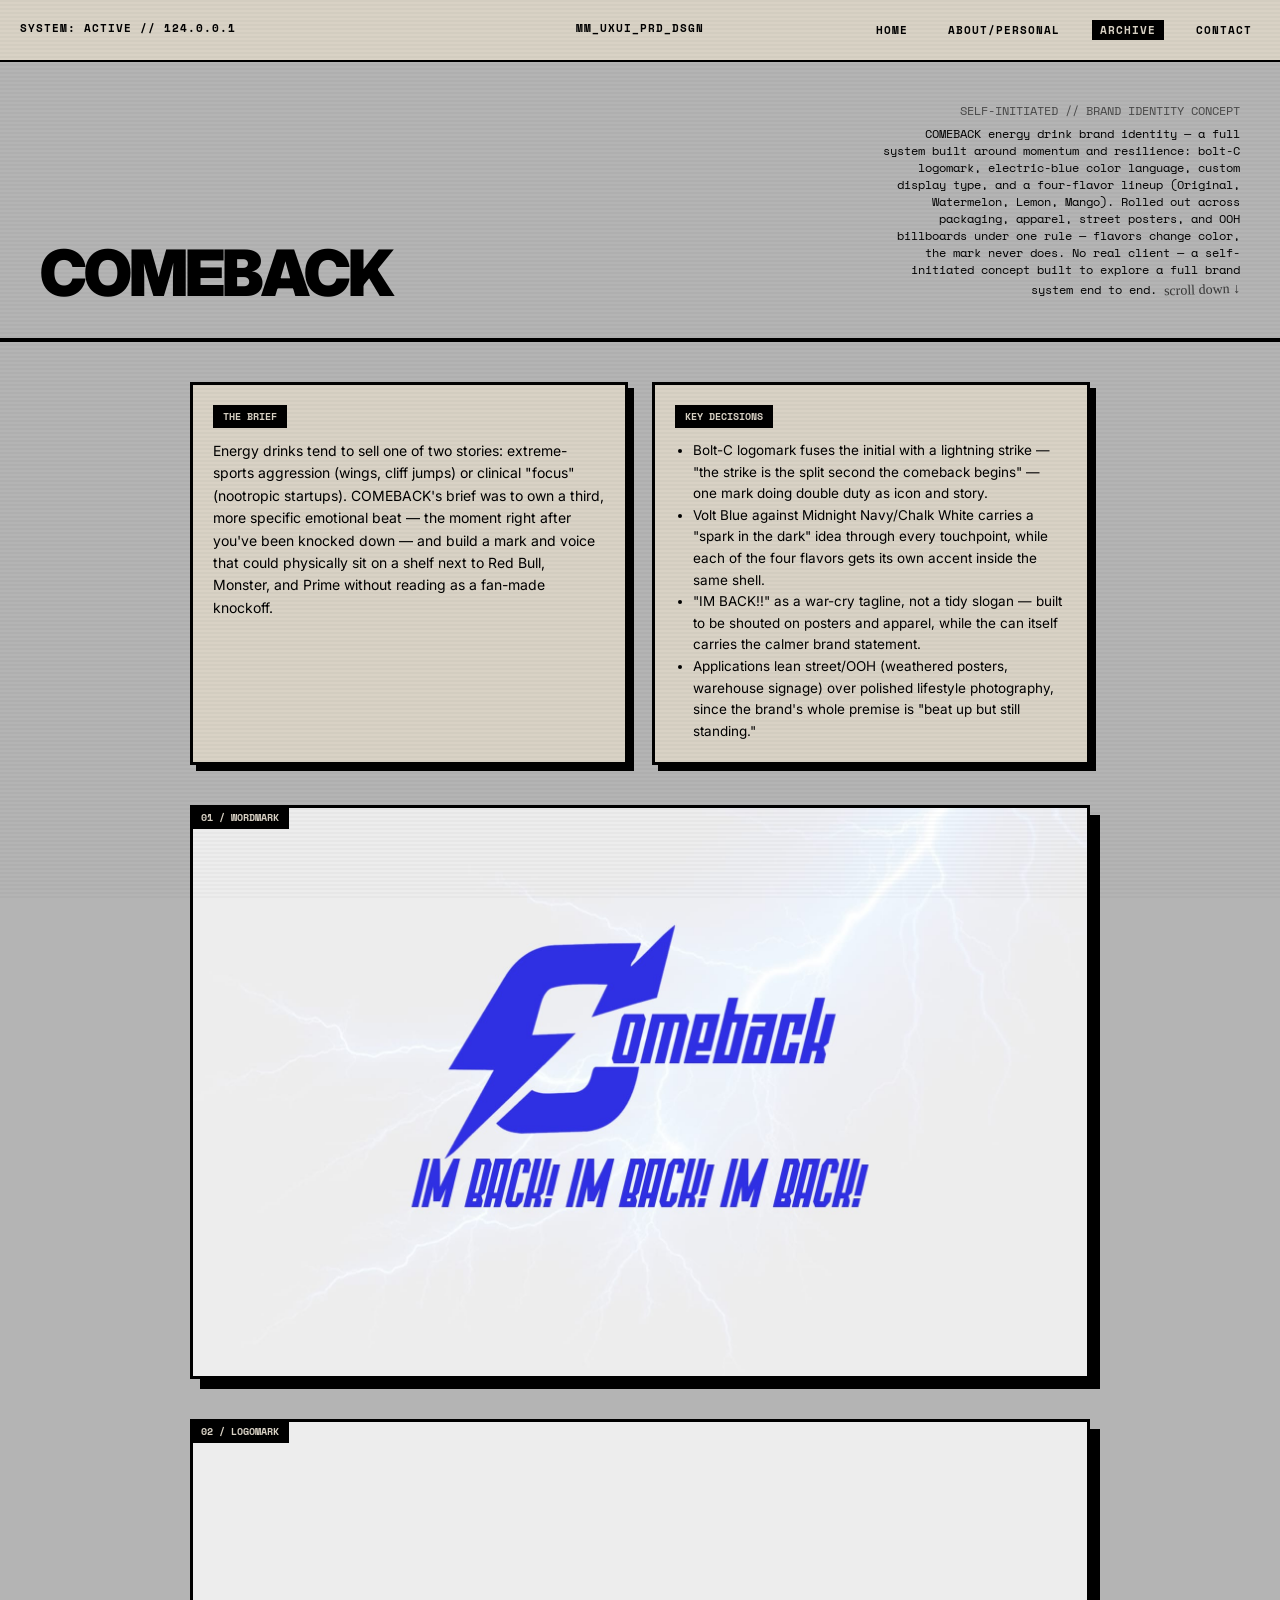
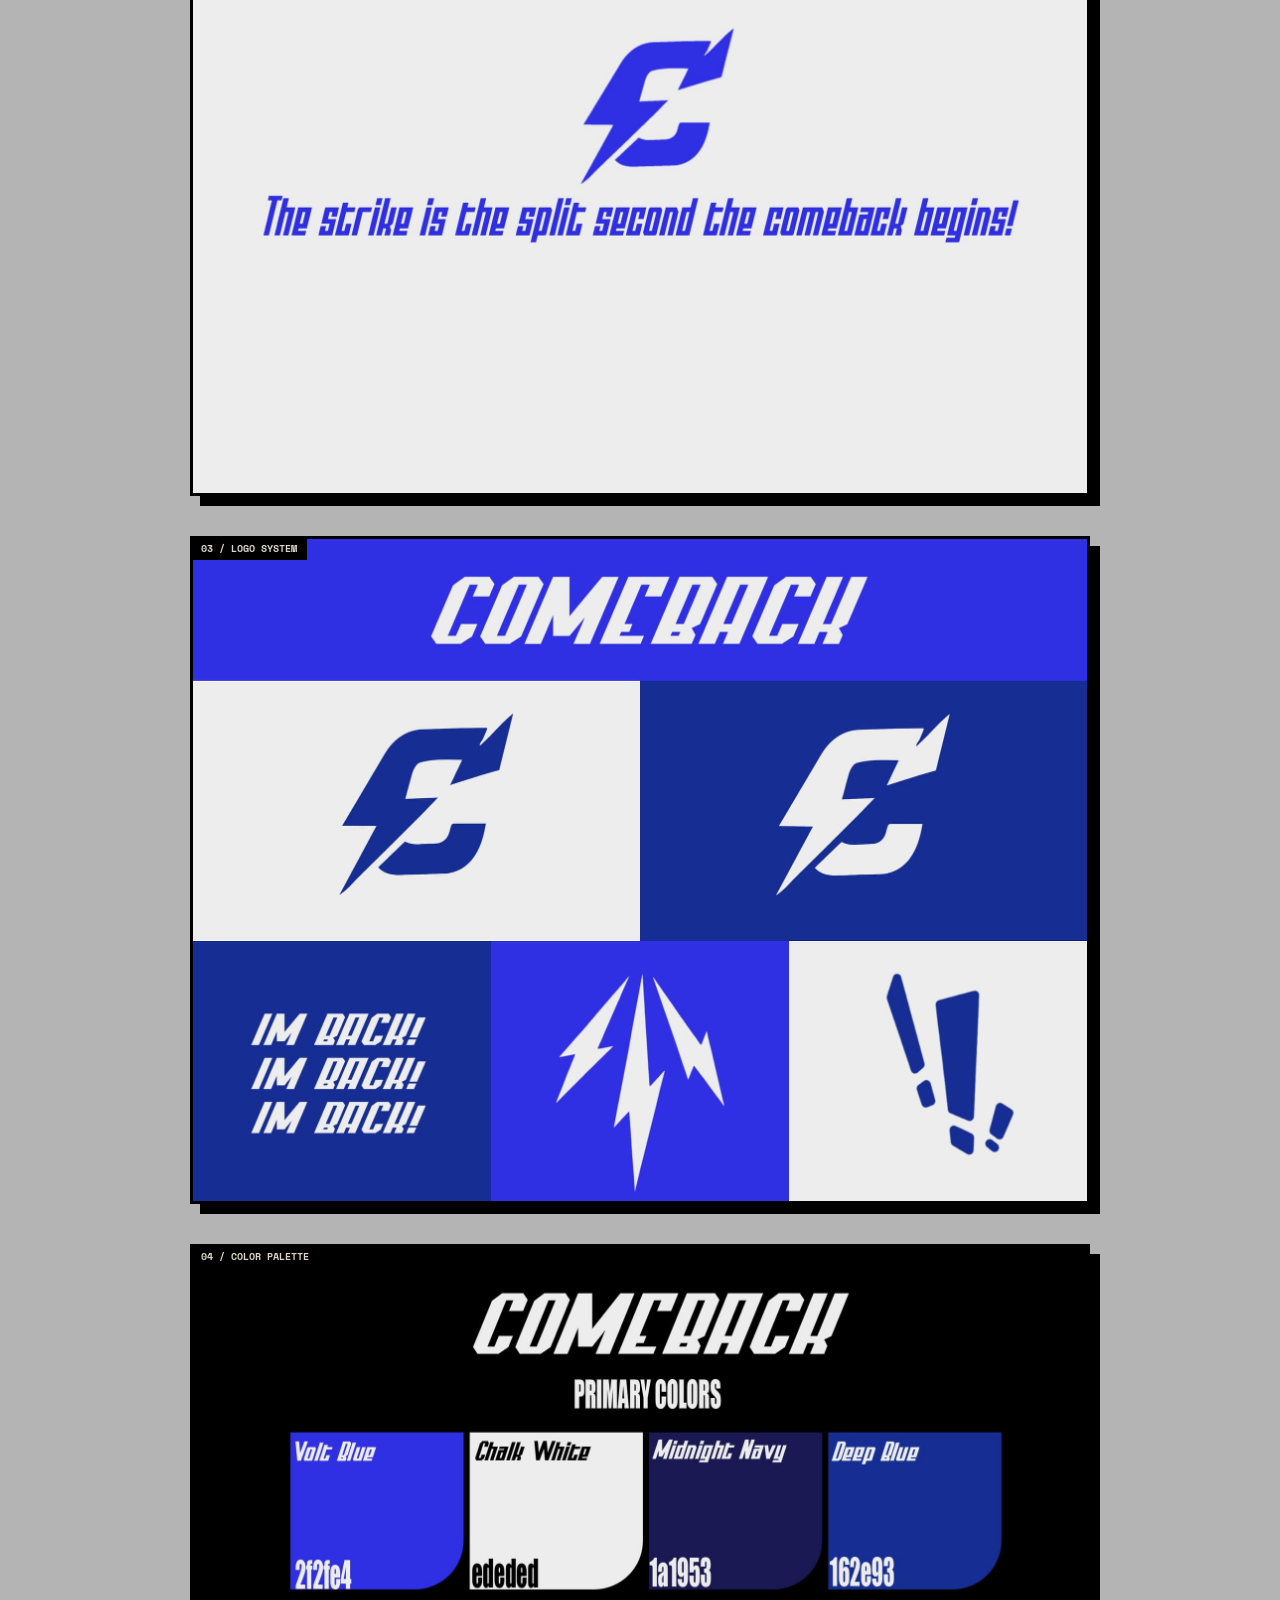
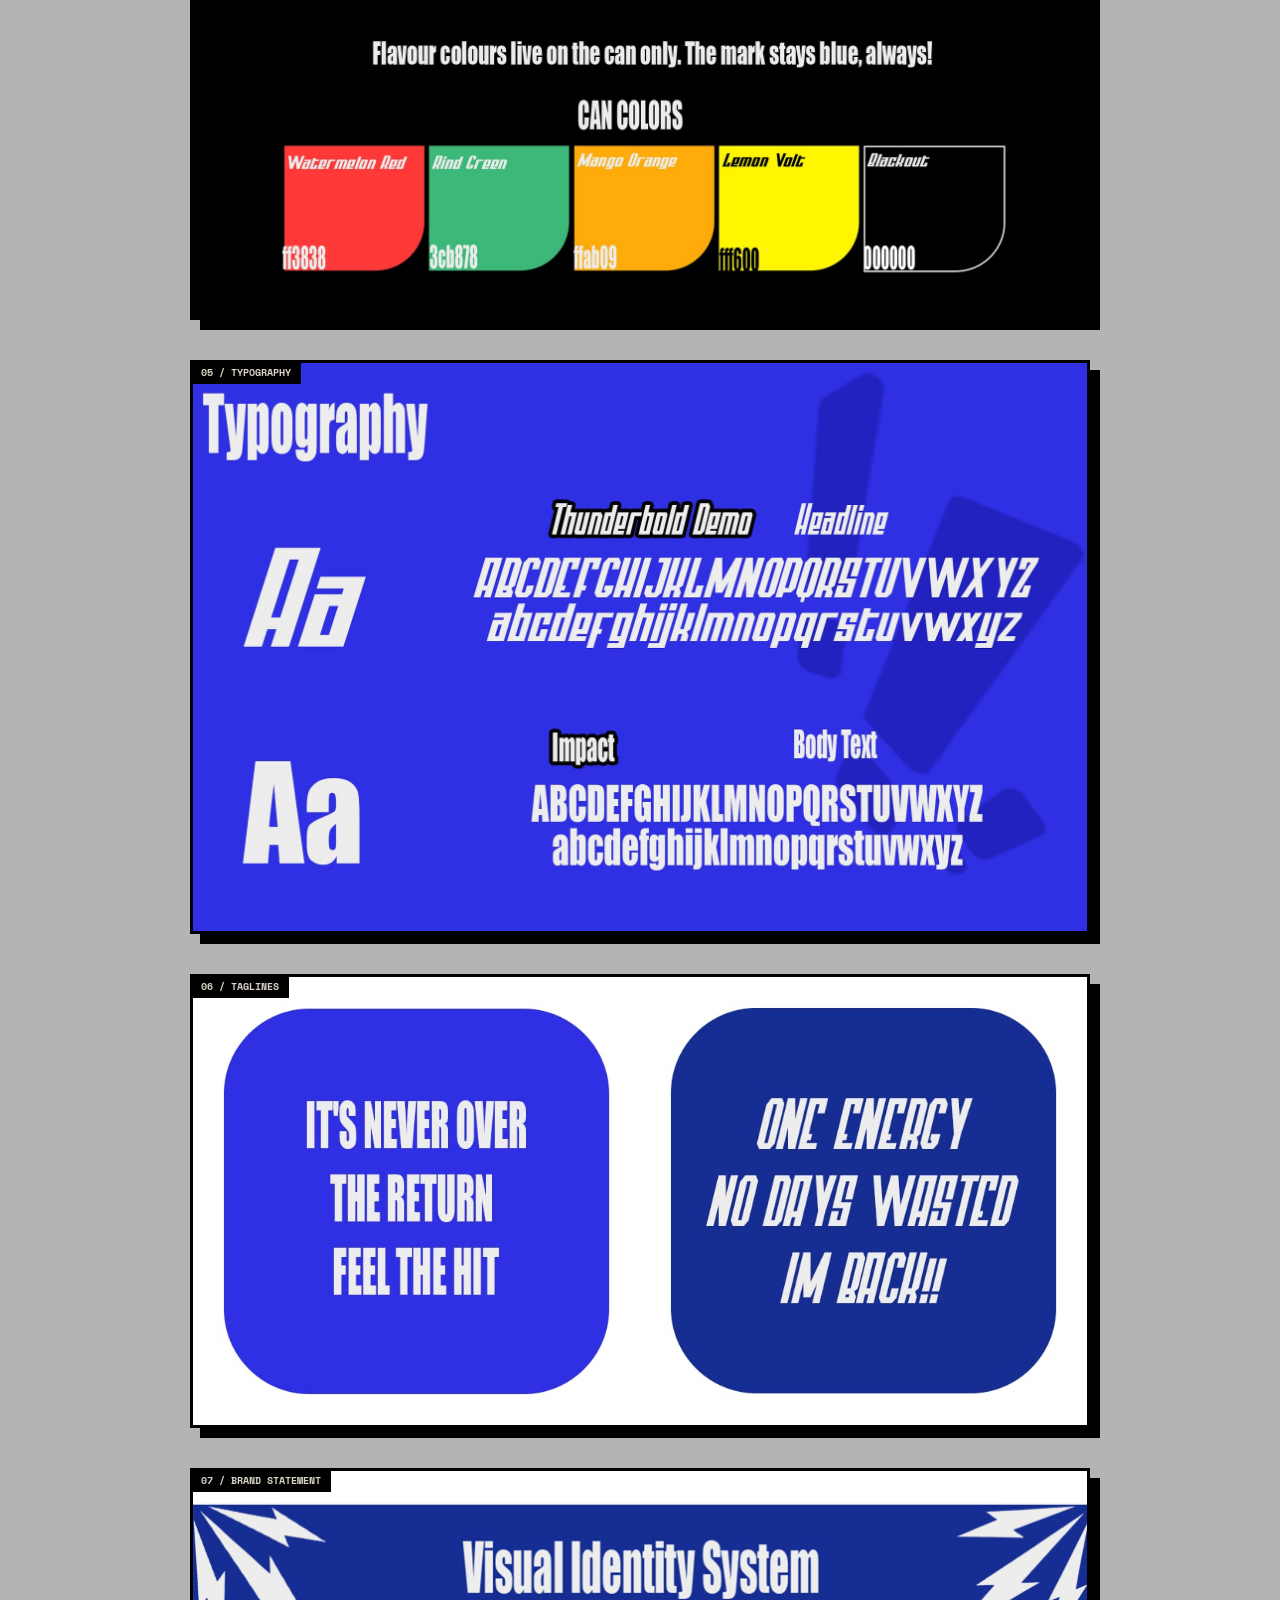
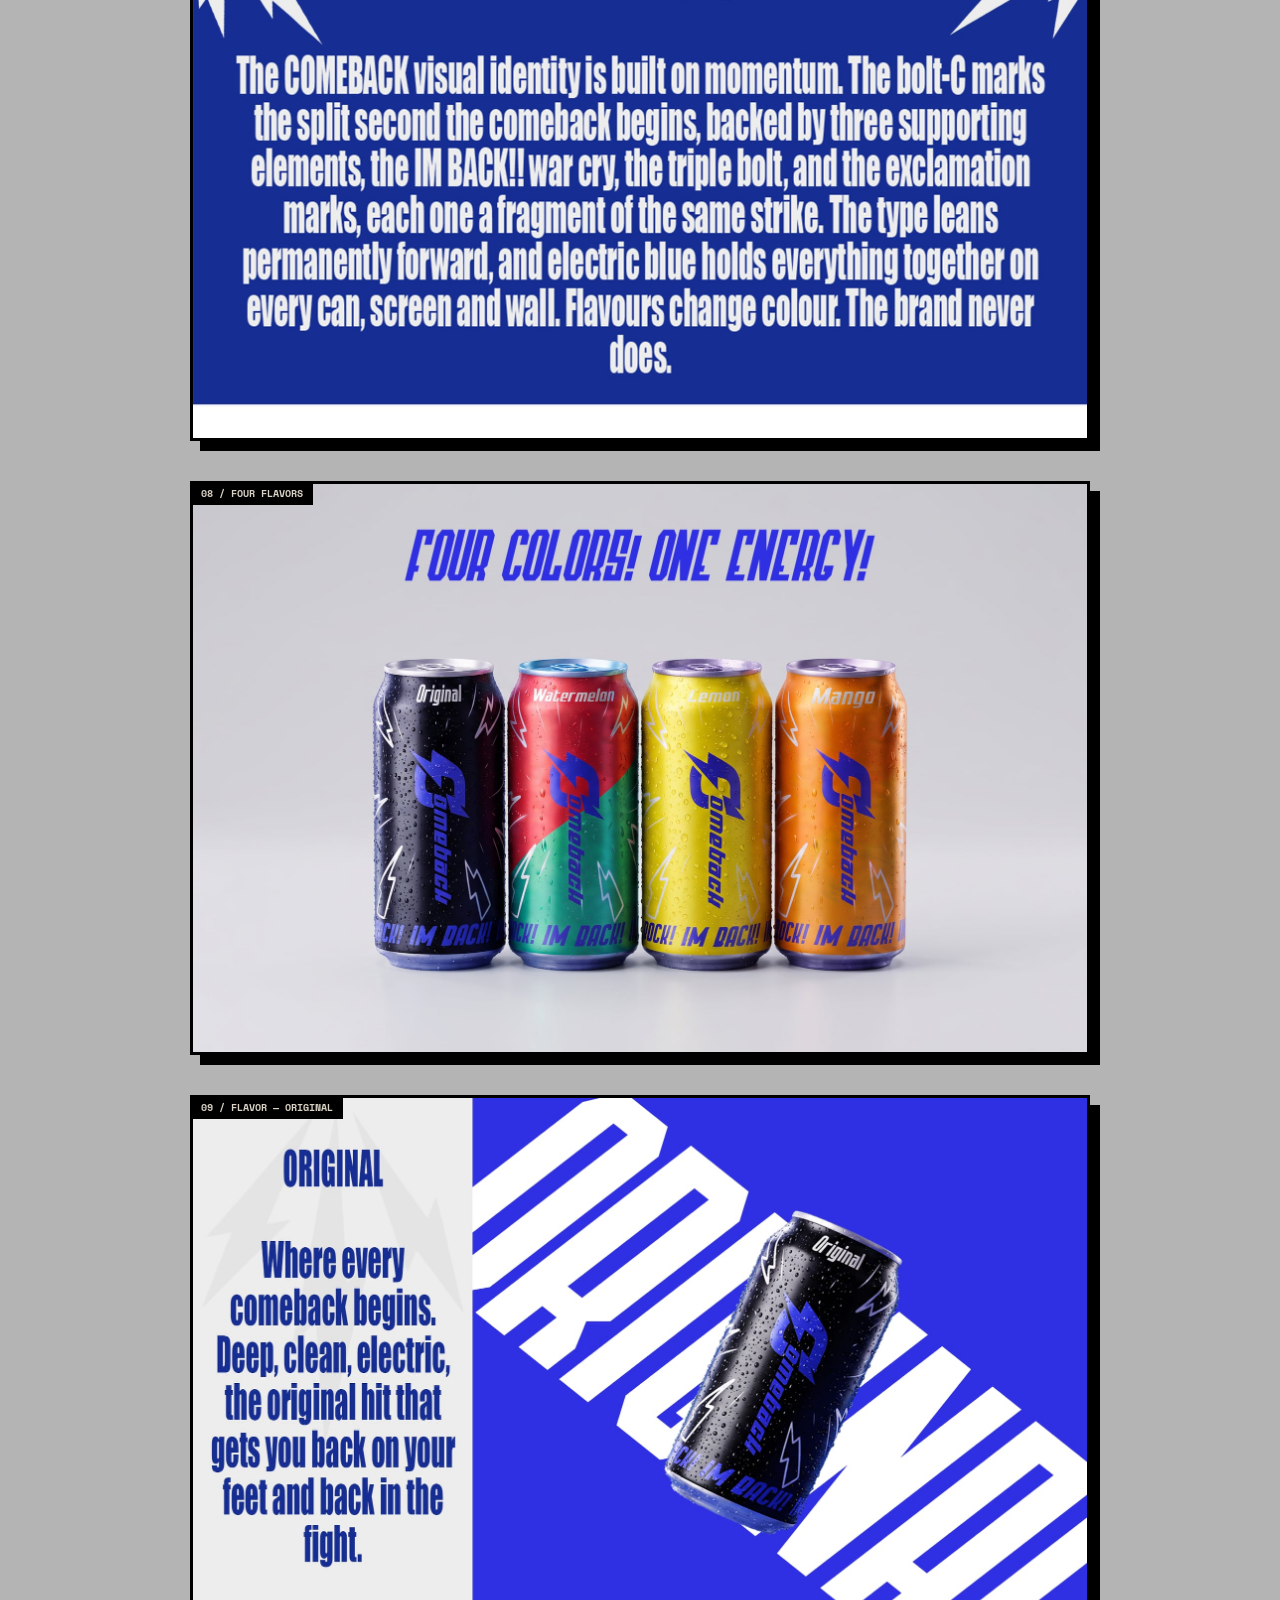
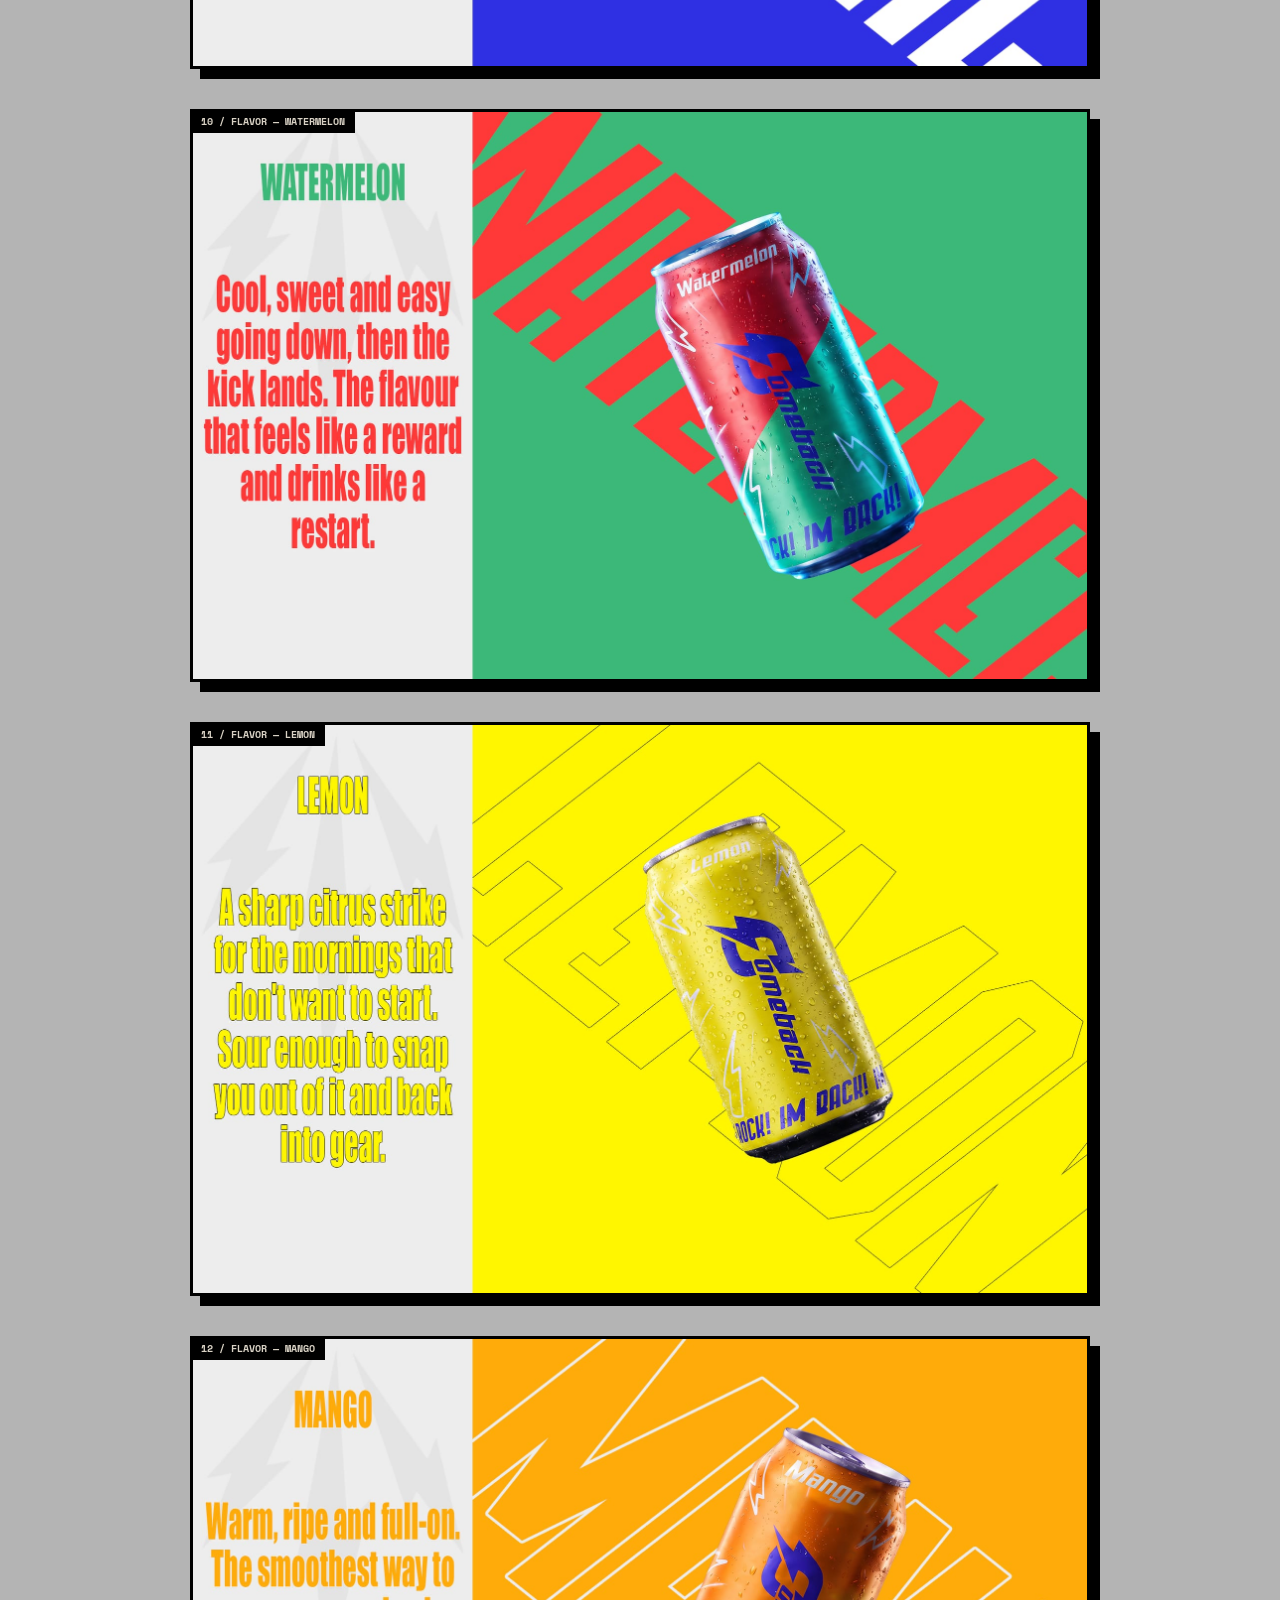
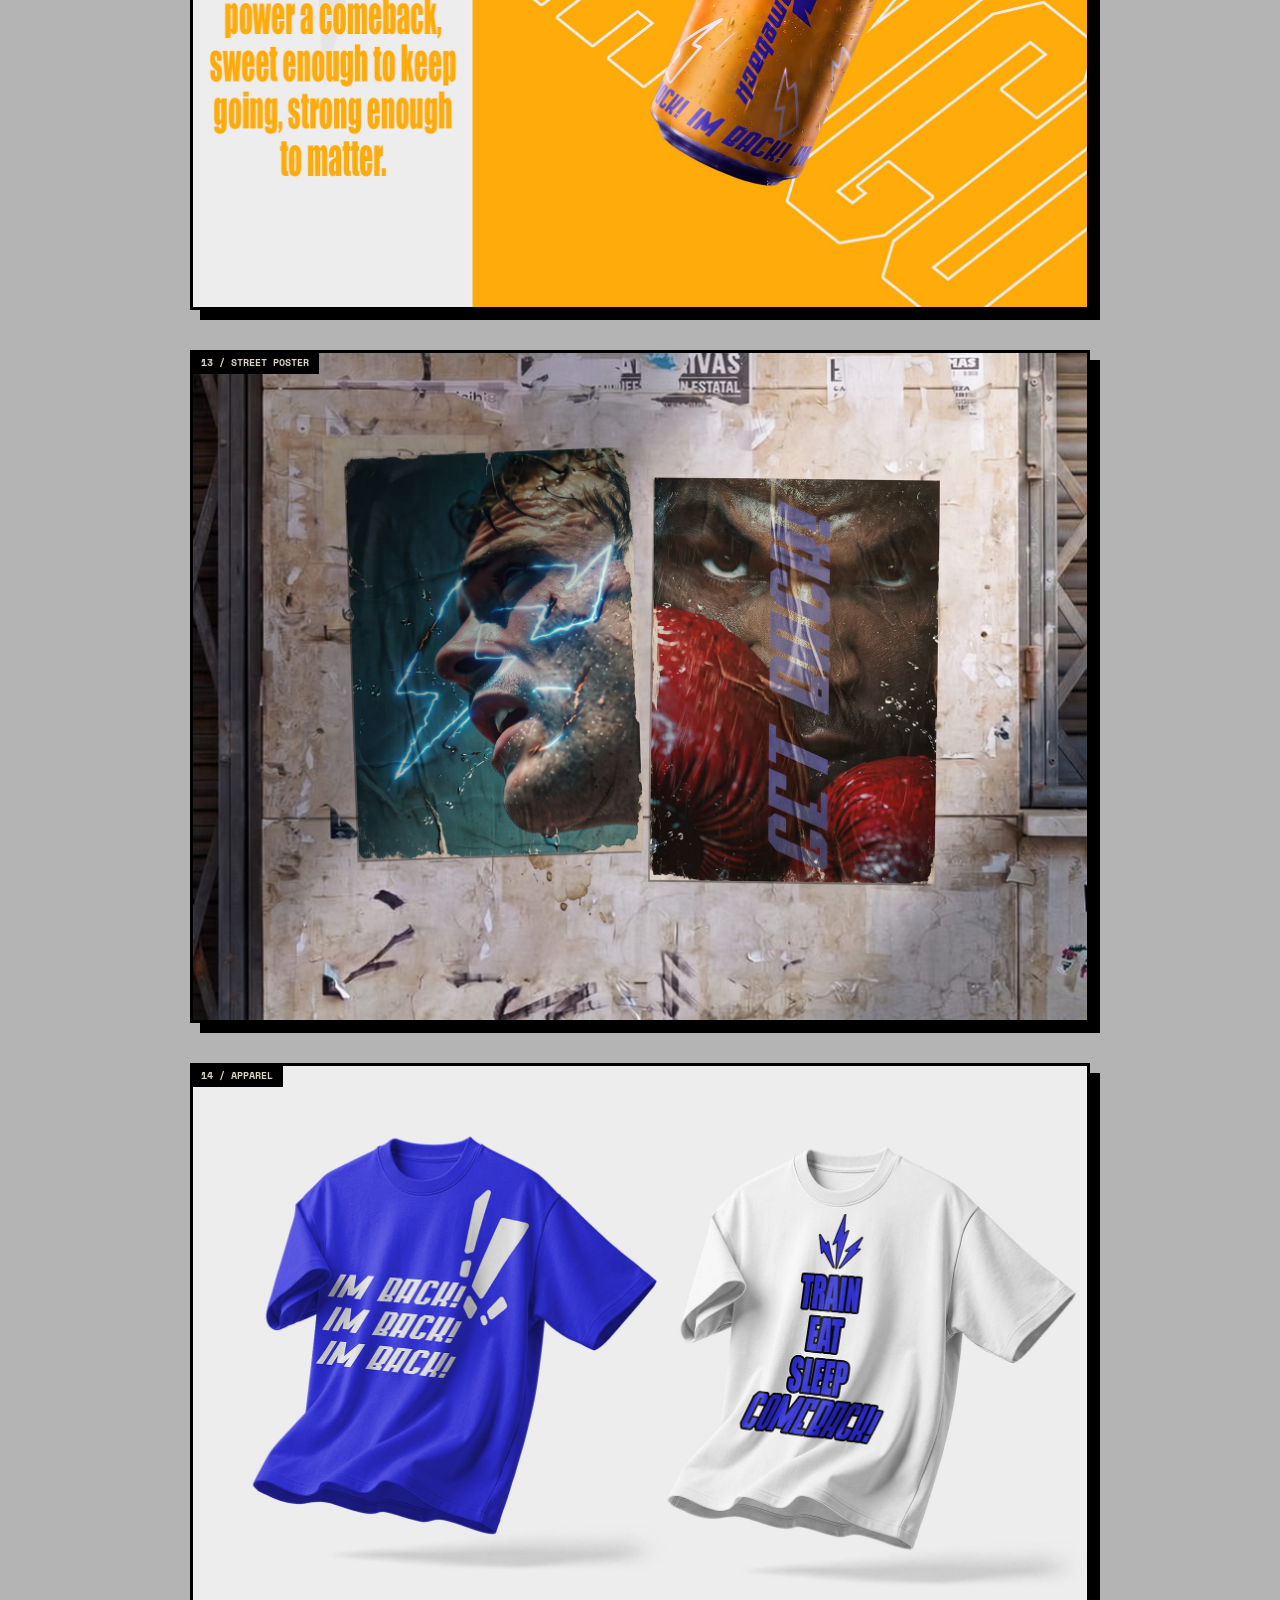
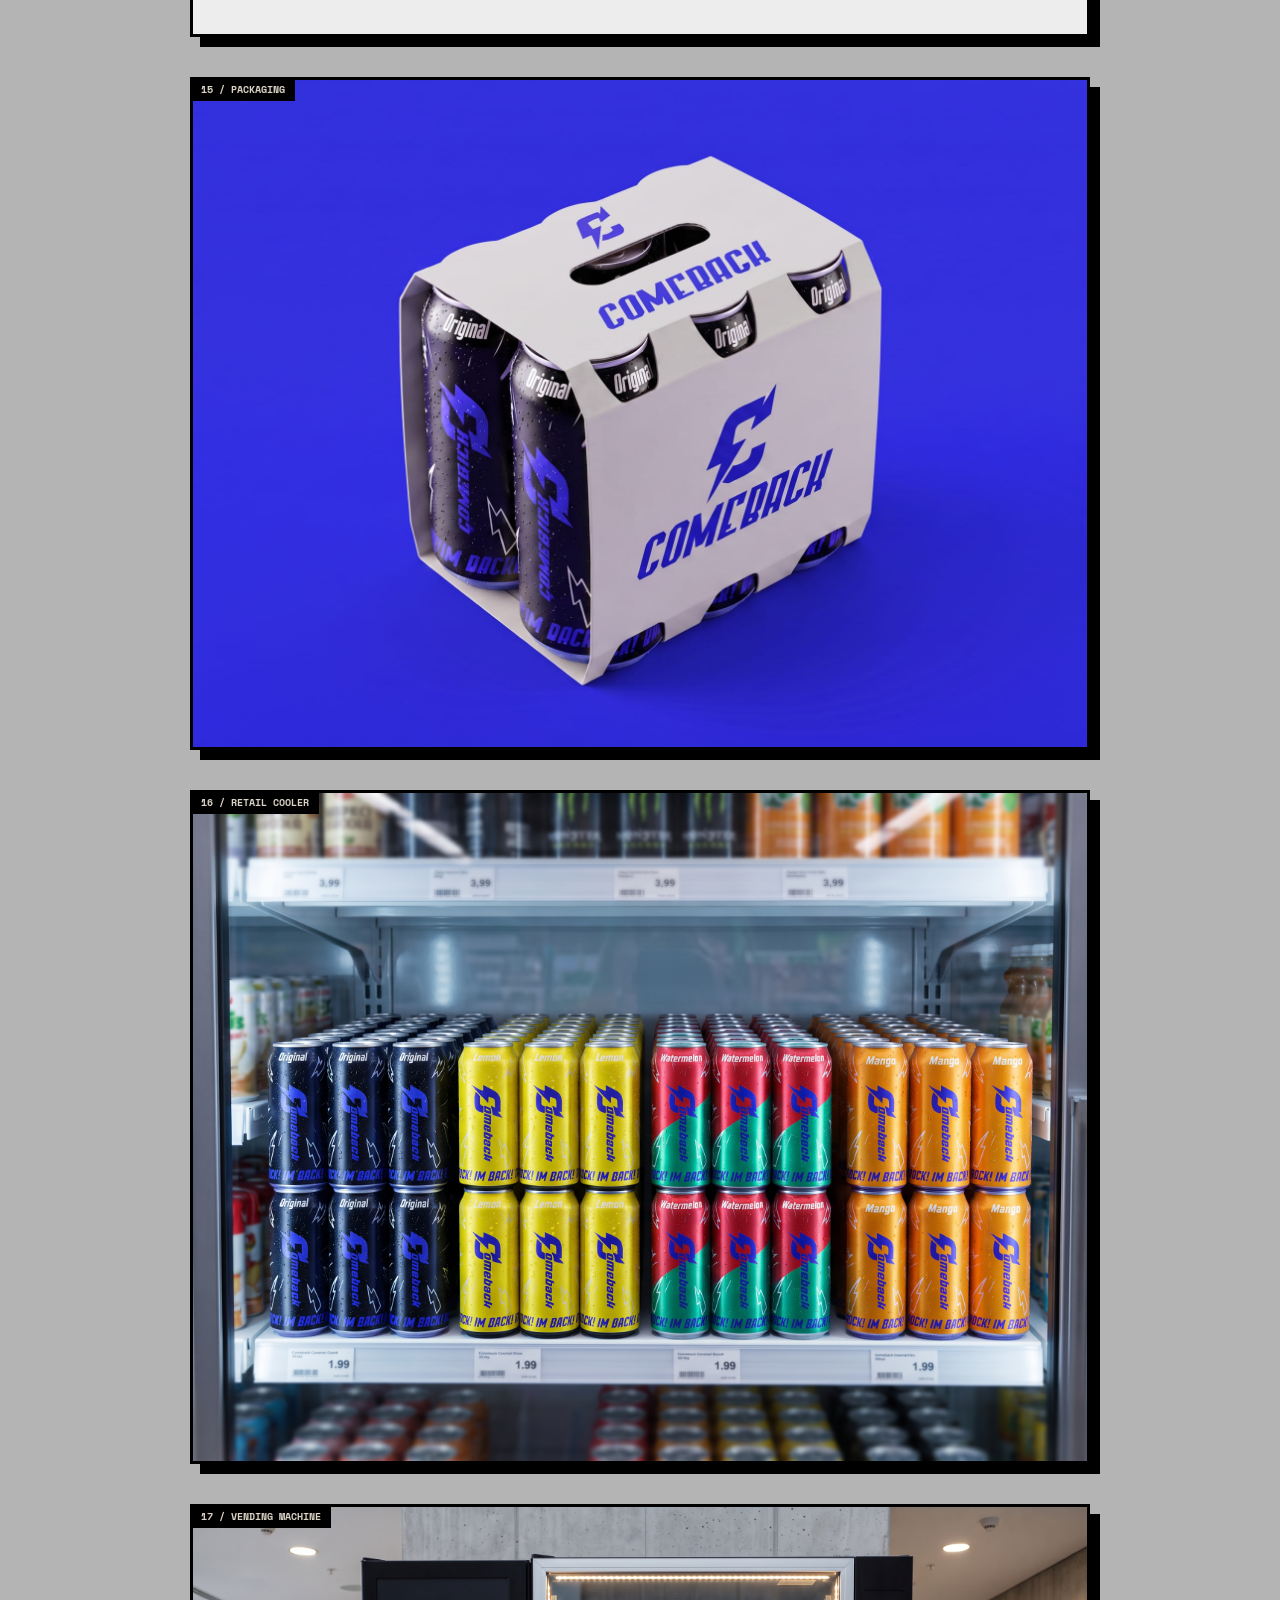
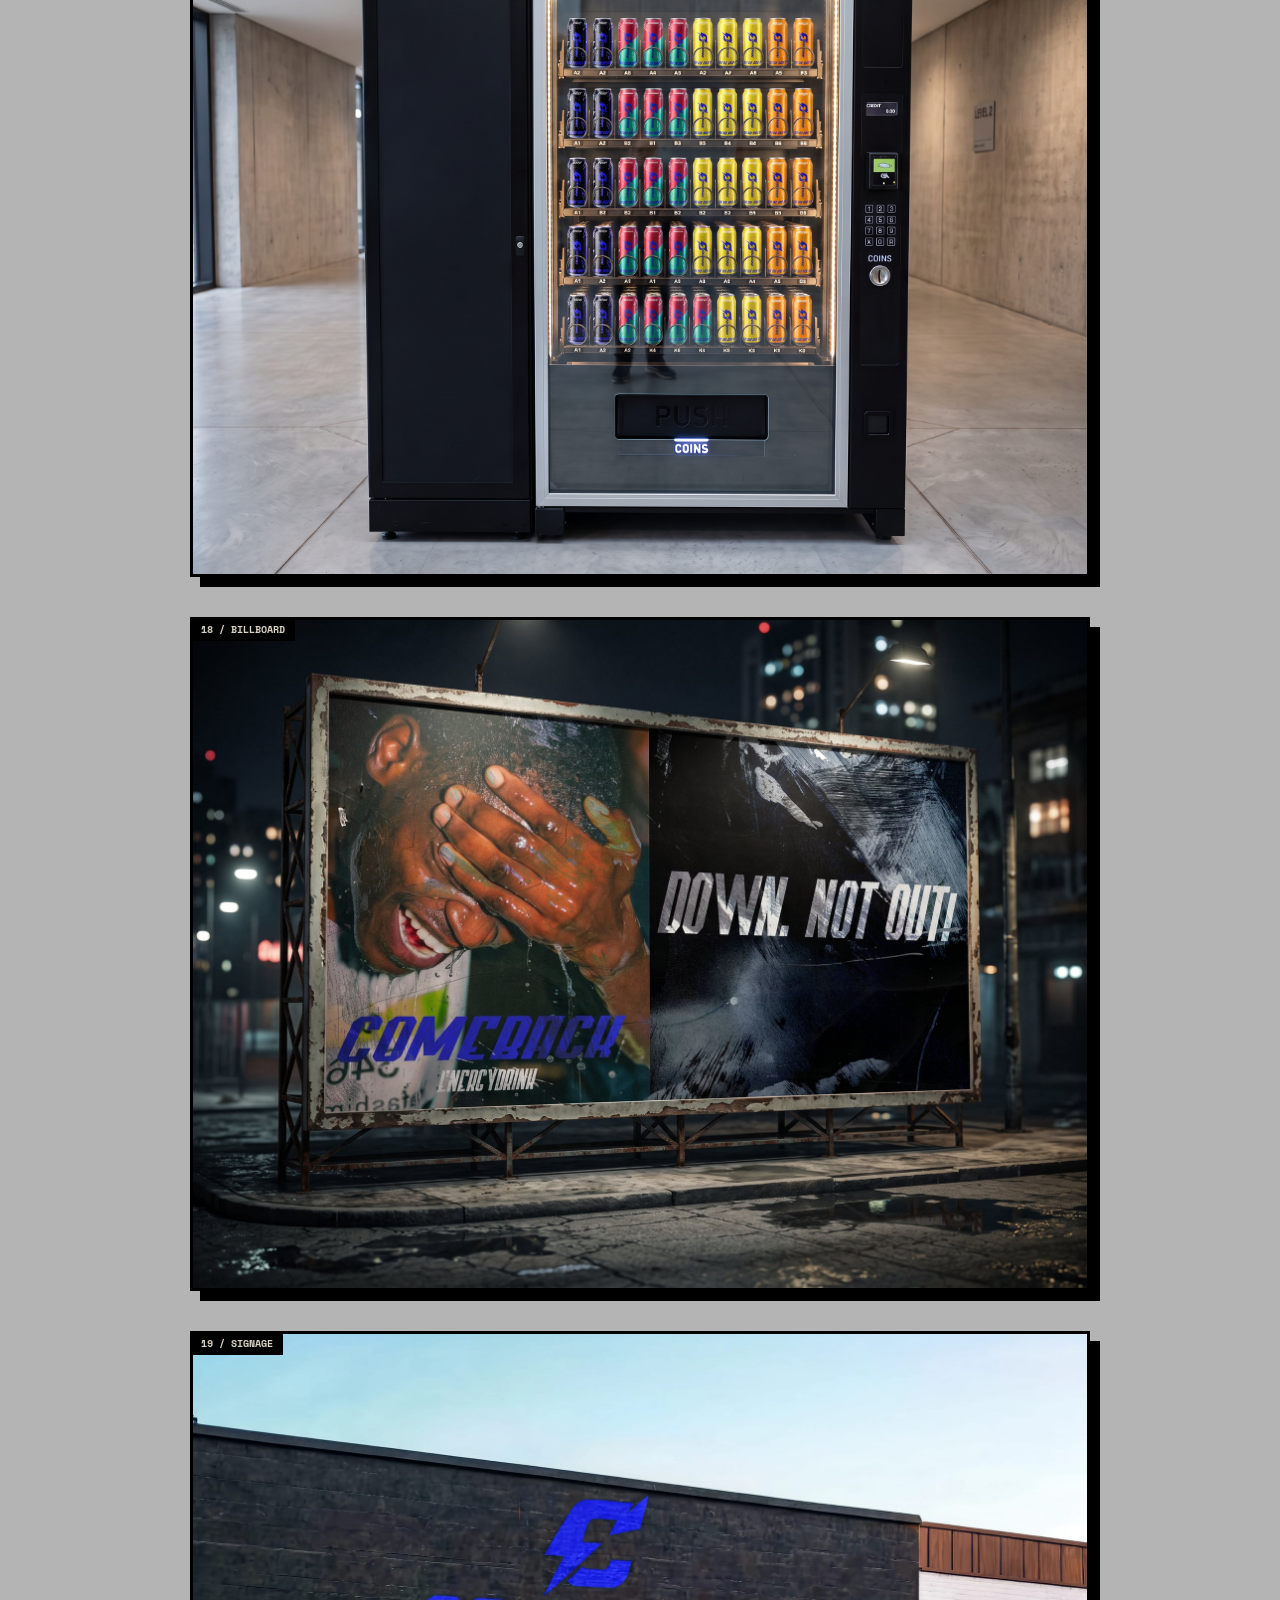
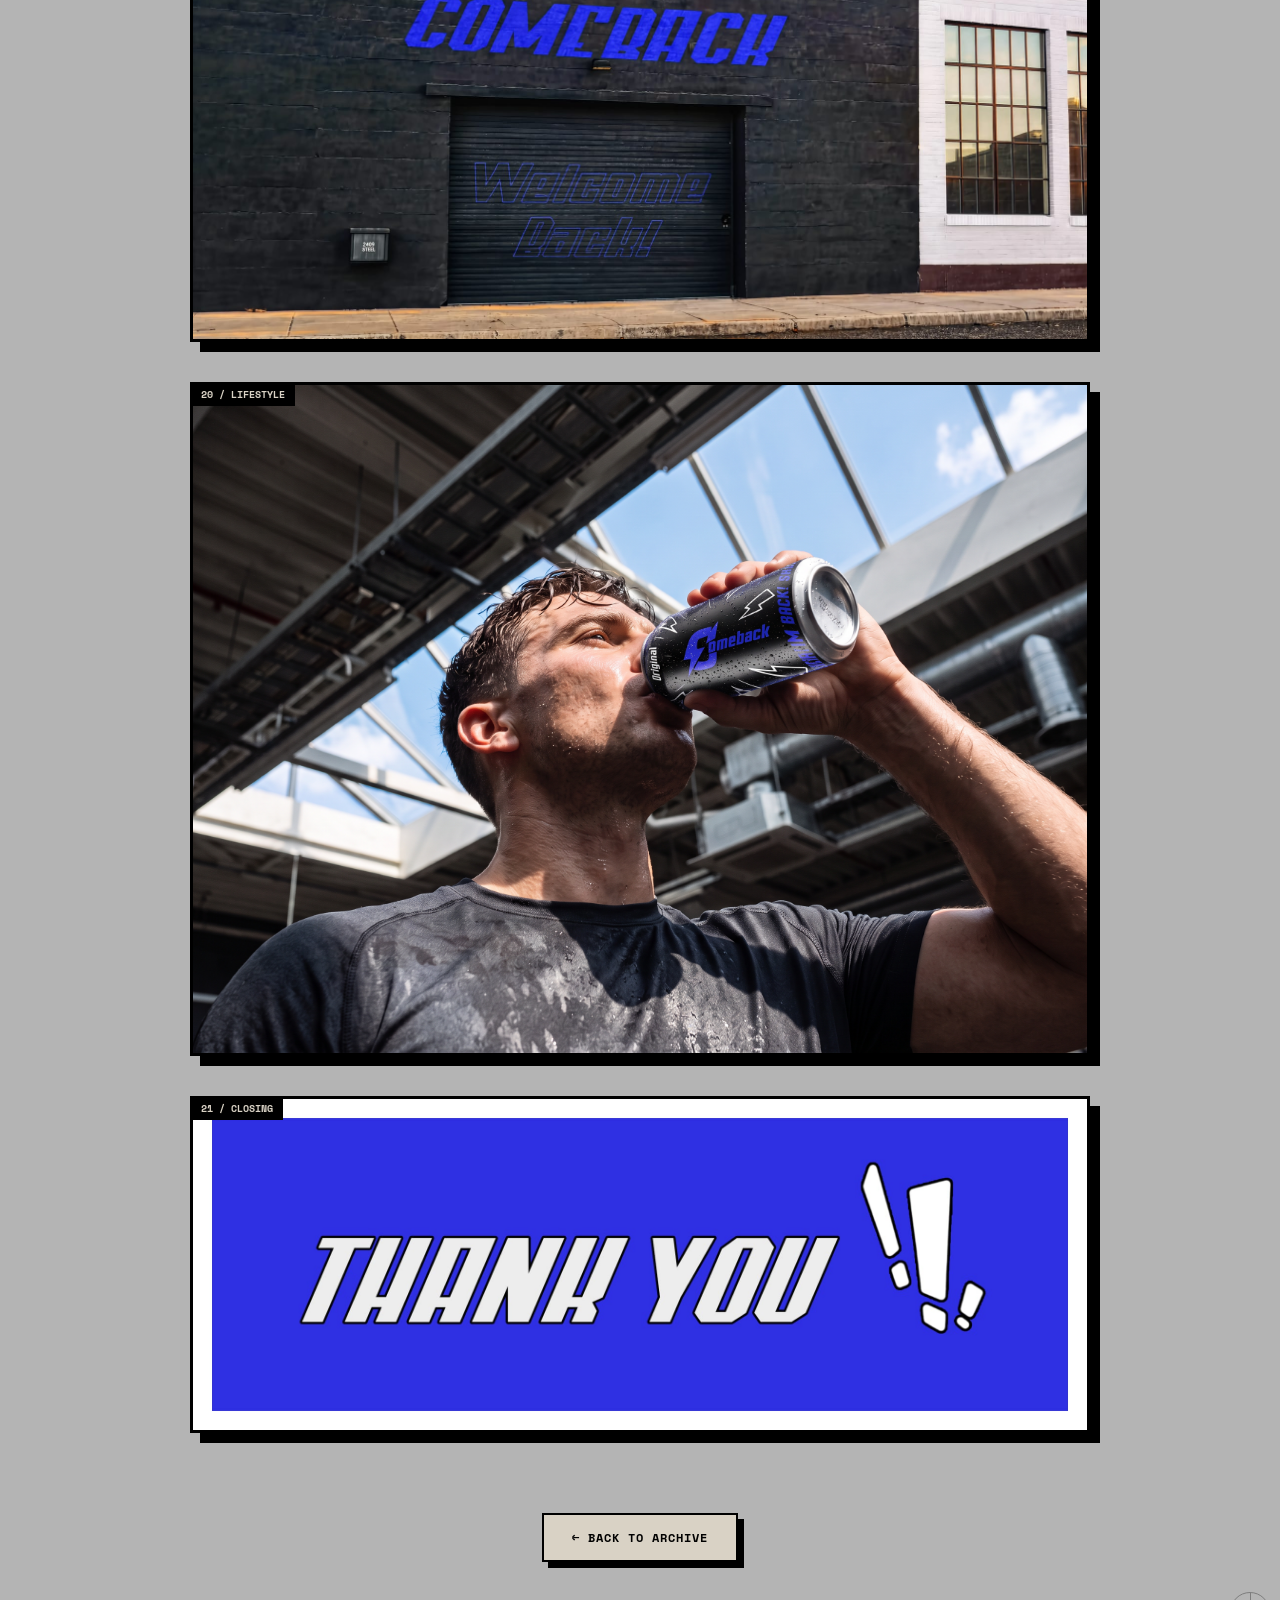
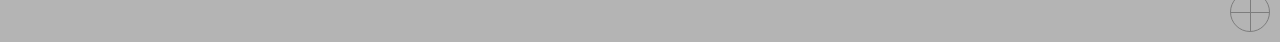
<file: Work/COMEBACK/index.html>
<html lang="en"><head>
    <meta charset="UTF-8">
    <meta name="viewport" content="width=device-width, initial-scale=1.0">
    <title>COMEBACK // BRAND SHEET — MM_ARCHIVE</title>
    <link rel="preconnect" href="https://fonts.googleapis.com">
    <link rel="preconnect" href="https://fonts.gstatic.com" crossorigin="">
    <link href="https://fonts.googleapis.com/css2?family=Inter:wght@400;900&family=Permanent+Marker&family=Space+Mono:wght@400;700&display=swap" rel="stylesheet">
    <style>
        :root {
            --concrete-gray: #B4B4B4;
            --warm-beige: #D9D2C5;
            --black: #000000;
            --off-black: #1A1A1A;
            --white: #F2F2F2;
            --scanline: rgba(0, 0, 0, 0.08);
        }

        * {
            margin: 0;
            padding: 0;
            box-sizing: border-box;
            cursor: crosshair;
        }

        a, button, input[type="submit"], input[type="button"], [role="button"] { cursor: pointer; }

        html, body {
            overflow-x: hidden;
            min-height: 100%;
        }

        body {
            background-color: var(--concrete-gray);
            color: var(--black);
            font-family: 'Inter', sans-serif;
            min-height: 100vh;
            width: 100vw;
            display: flex;
            flex-direction: column;
            position: relative;
        }

        body::before {
            content: "";
            position: fixed;
            top: 0;
            left: 0;
            width: 100%;
            height: 100%;
            background: url("data:image/svg+xml,%3Csvg viewBox='0 0 200 200' xmlns='http://www.w3.org/2000/svg'%3BaseFilter id='noiseFilter'%3E%3CfeTurbulence type='fractalNoise' baseFrequency='0.65' numOctaves='3' stitchTiles='stitch'/%3E%3C/filter%3E%3Crect width='100%25' height='100%25' filter='url(%23noiseFilter)'/%3E%3C/svg%3E");
            opacity: 0.25;
            pointer-events: none;
            z-index: 100;
        }

        body::after {
            content: "";
            position: fixed;
            top: 0;
            left: 0;
            width: 100%;
            height: 100%;
            background: linear-gradient(var(--scanline) 50%, transparent 50%);
            background-size: 100% 4px;
            pointer-events: none;
            z-index: 101;
            opacity: 0.3;
        }

        header {
            display: grid;
            grid-template-columns: 1fr auto 1fr;
            padding: 20px;
            border-bottom: 2px solid var(--black);
            font-family: 'Space Mono', monospace;
            font-size: 11px;
            font-weight: 700;
            text-transform: uppercase;
            letter-spacing: 1px;
            z-index: 10;
            background-color: var(--warm-beige);
            flex-shrink: 0;
        }

        .nav-links {
            display: flex;
            gap: 24px;
            justify-content: flex-end;
        }

        .nav-links a {
            color: var(--black);
            text-decoration: none;
            padding: 2px 8px;
            transition: all 0.1s;
        }

        .nav-links a:hover {
            background: var(--black);
            color: var(--warm-beige);
        }

        .archive-heading {
            display: flex;
            justify-content: space-between;
            align-items: flex-end;
            padding: 40px;
            border-bottom: 4px solid var(--black);
            flex-wrap: wrap;
            gap: 12px;
        }

        .archive-title {
            font-family: 'Inter', sans-serif;
            font-weight: 900;
            font-size: 64px;
            text-transform: uppercase;
            line-height: 0.8;
            letter-spacing: -3px;
        }

        .archive-meta {
            font-family: 'Space Mono', monospace;
            font-size: 12px;
            text-align: right;
            max-width: 360px;
        }

        .archive-meta .tag {
            display: block;
            opacity: 0.6;
            margin-bottom: 6px;
        }

        .scroll-hint {
            font-family: 'Permanent Marker', cursive;
            font-size: 14px;
            opacity: 0.7;
            transform: rotate(-2deg);
            display: inline-block;
            margin-top: 4px;
        }

        .gallery-scroll {
            flex-grow: 1;
            display: flex;
            flex-direction: column;
            align-items: center;
            padding: 40px 20px 80px;
        }

        .process-row {
            width: 100%;
            max-width: 900px;
            display: grid;
            grid-template-columns: repeat(2, 1fr);
            gap: 24px;
            margin-bottom: 40px;
        }

        .process-block {
            border: 3px solid var(--black);
            background: var(--warm-beige);
            box-shadow: 6px 6px 0px var(--black);
            padding: 20px;
            position: relative;
        }

        .process-block .frame-label {
            position: static;
            display: inline-block;
            margin-bottom: 12px;
        }

        .process-block p {
            font-size: 14px;
            line-height: 1.6;
        }

        .process-block ul {
            margin: 0;
            padding-left: 18px;
            font-size: 13.5px;
            line-height: 1.6;
        }

        @media (max-width: 900px) {
            .process-row { grid-template-columns: 1fr; }
        }

        .gallery-frame {
            width: 100%;
            max-width: 900px;
            border: 3px solid var(--black);
            box-shadow: 10px 10px 0px var(--black);
            background: var(--off-black);
            position: relative;
            margin-bottom: 40px;
        }

        .gallery-frame img {
            display: block;
            width: 100%;
            height: auto;
        }

        .frame-label {
            font-family: 'Space Mono', monospace;
            font-size: 10px;
            font-weight: 700;
            background: var(--black);
            color: var(--warm-beige);
            padding: 4px 10px;
            position: absolute;
            top: -2px;
            left: -2px;
            z-index: 2;
        }

        .registration-mark {
            position: absolute;
            width: 40px;
            height: 40px;
            border: 1px solid var(--black);
            border-radius: 50%;
            opacity: 0.3;
            pointer-events: none;
        }

        .registration-mark::before { content: ""; position: absolute; top: 50%; left: 0; width: 100%; height: 1px; background: var(--black); }
        .registration-mark::after { content: ""; position: absolute; left: 50%; top: 0; width: 1px; height: 100%; background: var(--black); }

        .reg-tl { top: 10px; left: 10px; }
        .back-to-archive {
            display: inline-block;
            margin-top: 40px;
            padding: 14px 28px;
            border: 2px solid var(--black);
            background: var(--warm-beige);
            color: var(--black);
            font-family: 'Space Mono', monospace;
            font-weight: 700;
            font-size: 12px;
            text-transform: uppercase;
            letter-spacing: 1px;
            text-decoration: none;
            box-shadow: 6px 6px 0px var(--black);
            transition: all 0.15s;
        }
        .back-to-archive:hover {
            background: var(--black);
            color: var(--warm-beige);
            transform: translate(-3px, -3px);
            box-shadow: 9px 9px 0px var(--black);
        }
        .reg-br { bottom: 10px; right: 10px; }

        @media (max-width: 640px) {
            header {
                grid-template-columns: 1fr;
                gap: 8px;
                text-align: center;
                padding: 12px 16px;
            }
            .nav-links {
                justify-content: center;
                flex-wrap: wrap;
                gap: 10px 16px;
            }
            .archive-heading {
                flex-direction: column;
                align-items: flex-start;
                padding: 20px 16px 16px;
            }
            .archive-title { font-size: 15vw; }
            .archive-meta { text-align: left; max-width: none; }
            .gallery-scroll { padding: 24px 12px 60px; }
        }
    </style>
</head>
<body>
    <div class="registration-mark reg-tl"></div>
    <div class="registration-mark reg-br"></div>

    <header>
        <div class="status">SYSTEM: ACTIVE // 124.0.0.1</div>
        <div class="logo">MM_UXUI_PRD_DSGN</div>
        <nav class="nav-links">
            <a href="../../index.html#home">HOME</a>
            <a href="../../About/index.html">ABOUT/PERSONAL</a>
            <a href="../../index.html#archive" style="background: var(--black); color: var(--warm-beige);">ARCHIVE</a>
            <a href="../../index.html#contact">CONTACT</a>
        </nav>
    </header>

    <div class="archive-heading">
        <h1 class="archive-title">Comeback</h1>
        <div class="archive-meta">
            <span class="tag">SELF-INITIATED // BRAND IDENTITY CONCEPT</span>
            COMEBACK energy drink brand identity — a full system built around momentum and resilience: bolt-C logomark, electric-blue color language, custom display type, and a four-flavor lineup (Original, Watermelon, Lemon, Mango). Rolled out across packaging, apparel, street posters, and OOH billboards under one rule — flavors change color, the mark never does. No real client — a self-initiated concept built to explore a full brand system end to end.
            <span class="scroll-hint">scroll down ↓</span>
        </div>
    </div>

    <main class="gallery-scroll">
        <div class="process-row">
            <div class="process-block">
                <span class="frame-label">THE BRIEF</span>
                <p>Energy drinks tend to sell one of two stories: extreme-sports aggression (wings, cliff jumps) or clinical "focus" (nootropic startups). COMEBACK's brief was to own a third, more specific emotional beat — the moment right after you've been knocked down — and build a mark and voice that could physically sit on a shelf next to Red Bull, Monster, and Prime without reading as a fan-made knockoff.</p>
            </div>
            <div class="process-block">
                <span class="frame-label">KEY DECISIONS</span>
                <ul>
                    <li>Bolt-C logomark fuses the initial with a lightning strike — "the strike is the split second the comeback begins" — one mark doing double duty as icon and story.</li>
                    <li>Volt Blue against Midnight Navy/Chalk White carries a "spark in the dark" idea through every touchpoint, while each of the four flavors gets its own accent inside the same shell.</li>
                    <li>"IM BACK!!" as a war-cry tagline, not a tidy slogan — built to be shouted on posters and apparel, while the can itself carries the calmer brand statement.</li>
                    <li>Applications lean street/OOH (weathered posters, warehouse signage) over polished lifestyle photography, since the brand's whole premise is "beat up but still standing."</li>
                </ul>
            </div>
        </div>
        <div class="gallery-frame">
            <span class="frame-label">01 / WORDMARK</span>
            <img src="01-wordmark.jpg" alt="COMEBACK wordmark lockup with lightning-storm background and IM BACK! IM BACK! IM BACK! tagline">
        </div>
        <div class="gallery-frame">
            <span class="frame-label">02 / LOGOMARK</span>
            <img src="02-logomark.jpg" alt="COMEBACK lightning-C logomark with tagline: The strike is the split second the comeback begins">
        </div>
        <div class="gallery-frame">
            <span class="frame-label">03 / LOGO SYSTEM</span>
            <img src="03-logo-system.jpg" alt="COMEBACK logo system — mark on light and dark blue, wordmark, IM BACK! lockup, bolt icon, and exclamation mark icon">
        </div>
        <div class="gallery-frame">
            <span class="frame-label">04 / COLOR PALETTE</span>
            <img src="04-colors.jpg" alt="COMEBACK primary color palette (Volt Blue, Chalk White, Midnight Navy, Deep Blue) and can flavour colors">
        </div>
        <div class="gallery-frame">
            <span class="frame-label">05 / TYPOGRAPHY</span>
            <img src="05-typography.jpg" alt="COMEBACK typography sheet — Thunderbold Demo headline face and Impact body face">
        </div>
        <div class="gallery-frame">
            <span class="frame-label">06 / TAGLINES</span>
            <img src="06-taglines.jpg" alt="COMEBACK tagline cards: It's never over / the return / feel the hit, and One energy / no days wasted / im back!!">
        </div>
        <div class="gallery-frame">
            <span class="frame-label">07 / BRAND STATEMENT</span>
            <img src="07-brand-statement.jpg" alt="COMEBACK visual identity system statement describing the bolt-C mark, IM BACK!! war cry, and electric blue brand language">
        </div>
        <div class="gallery-frame">
            <span class="frame-label">08 / FOUR FLAVORS</span>
            <img src="08-four-flavors.jpg" alt="Four colors, one energy — COMEBACK cans lined up in Original, Watermelon, Lemon, and Mango">
        </div>
        <div class="gallery-frame">
            <span class="frame-label">09 / FLAVOR — ORIGINAL</span>
            <img src="09-flavor-original.jpg" alt="COMEBACK Original flavor can spotlight — deep, clean, electric">
        </div>
        <div class="gallery-frame">
            <span class="frame-label">10 / FLAVOR — WATERMELON</span>
            <img src="10-flavor-watermelon.jpg" alt="COMEBACK Watermelon flavor can spotlight — cool, sweet and easy going down">
        </div>
        <div class="gallery-frame">
            <span class="frame-label">11 / FLAVOR — LEMON</span>
            <img src="11-flavor-lemon.jpg" alt="COMEBACK Lemon flavor can spotlight — a sharp citrus strike">
        </div>
        <div class="gallery-frame">
            <span class="frame-label">12 / FLAVOR — MANGO</span>
            <img src="12-flavor-mango.jpg" alt="COMEBACK Mango flavor can spotlight — warm, ripe and full-on">
        </div>
        <div class="gallery-frame">
            <span class="frame-label">13 / STREET POSTER</span>
            <img src="13-street-poster.jpg" alt="COMEBACK street poster mockups pasted on a weathered wall — lightning-face poster and Get Back! boxing poster">
        </div>
        <div class="gallery-frame">
            <span class="frame-label">14 / APPAREL</span>
            <img src="14-apparel.jpg" alt="COMEBACK apparel mockups — blue IM BACK! t-shirt and white Train Eat Sleep Comeback t-shirt">
        </div>
        <div class="gallery-frame">
            <span class="frame-label">15 / PACKAGING</span>
            <img src="15-packaging.jpg" alt="COMEBACK Original six-pack carrier packaging mockup on blue background">
        </div>
        <div class="gallery-frame">
            <span class="frame-label">16 / RETAIL COOLER</span>
            <img src="ridgestore.png" alt="COMEBACK four-flavor lineup stocked in a store cooler next to Monster and other energy drink brands">
        </div>
        <div class="gallery-frame">
            <span class="frame-label">17 / VENDING MACHINE</span>
            <img src="vending.png" alt="COMEBACK cans stocked in a branded office vending machine">
        </div>
        <div class="gallery-frame">
            <span class="frame-label">18 / BILLBOARD</span>
            <img src="16-billboard.jpg" alt="Weathered street billboard mockup for COMEBACK reading Down. Not out!">
        </div>
        <div class="gallery-frame">
            <span class="frame-label">19 / SIGNAGE</span>
            <img src="17-signage.jpg" alt="COMEBACK logo and Welcome Back! signage painted on a warehouse building exterior">
        </div>
        <div class="gallery-frame">
            <span class="frame-label">20 / LIFESTYLE</span>
            <img src="drinking.png" alt="Athlete drinking a COMEBACK Original can after a workout">
        </div>
        <div class="gallery-frame">
            <span class="frame-label">21 / CLOSING</span>
            <img src="18-closing.jpg" alt="Thank you closing card for the COMEBACK brand identity">
        </div>
        <a href="../../index.html#archive" class="back-to-archive">&larr; BACK TO ARCHIVE</a>
    </main>
</body></html>
</file>
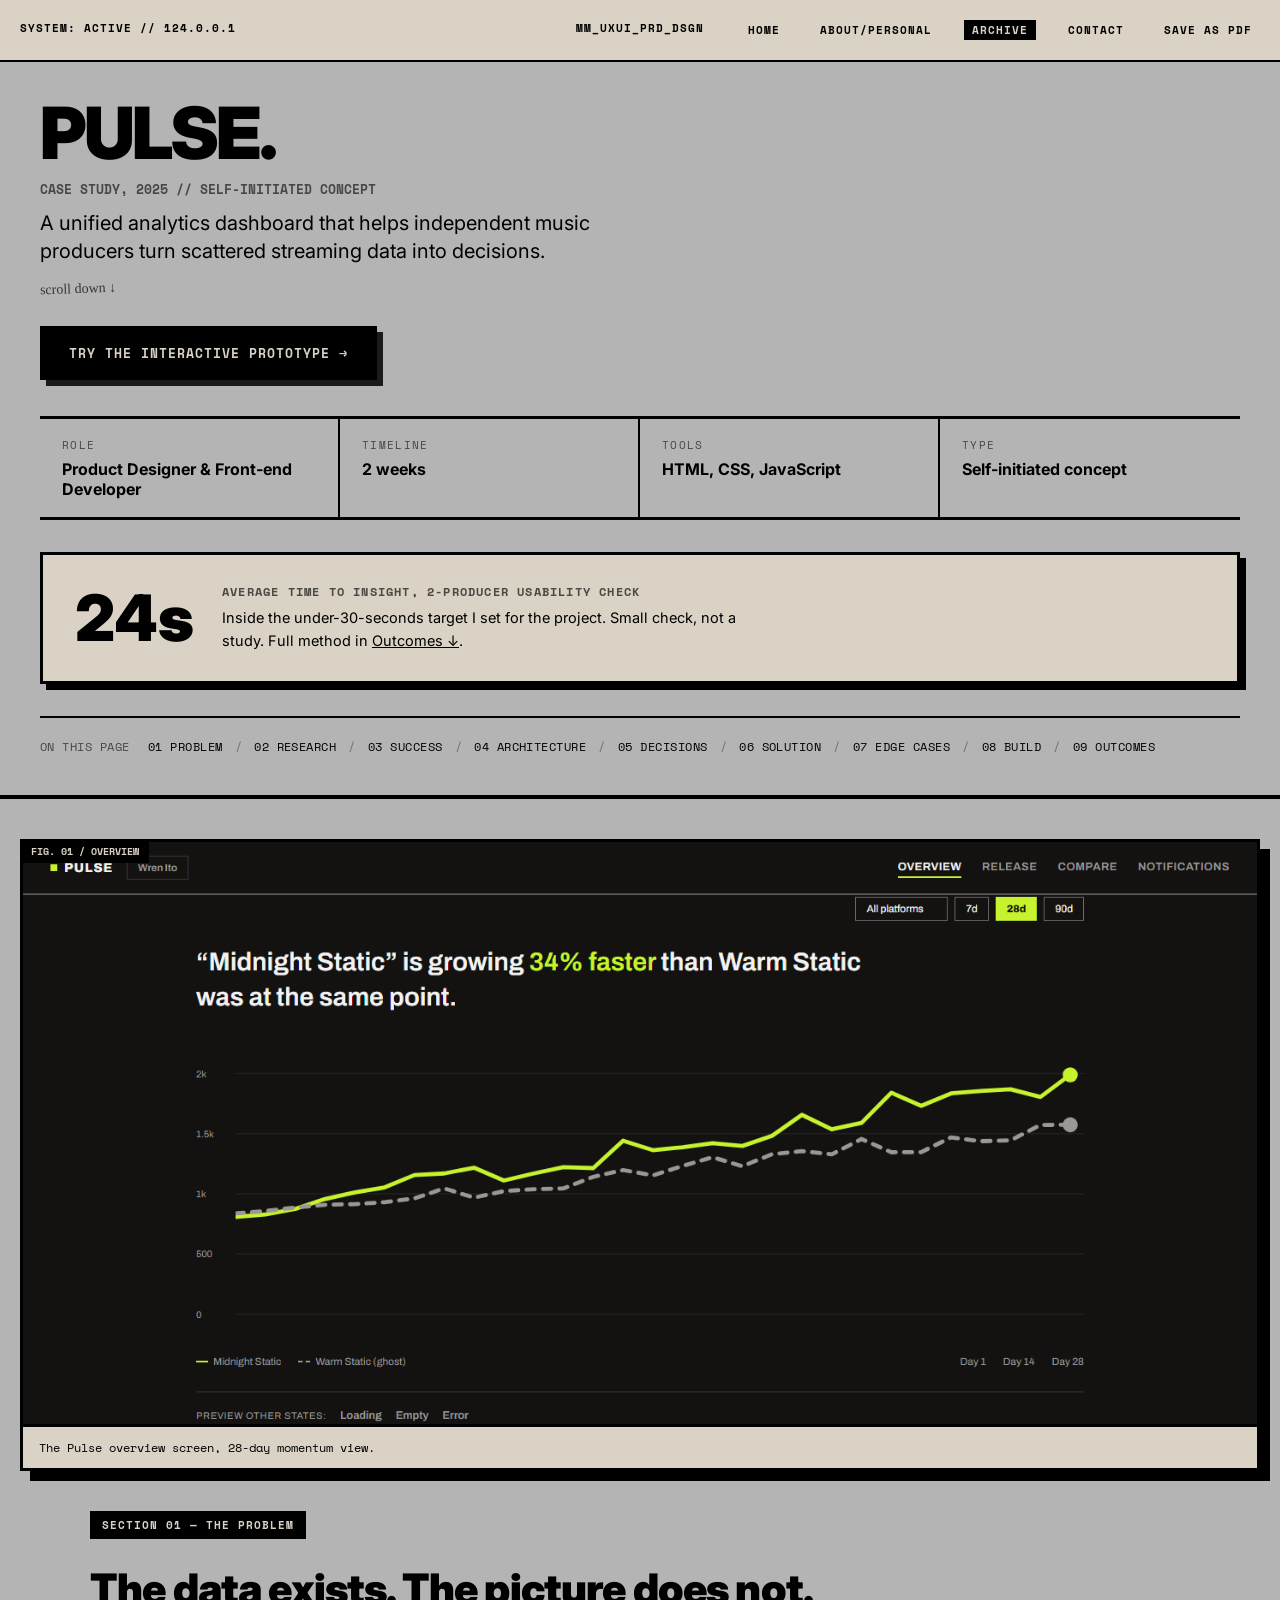
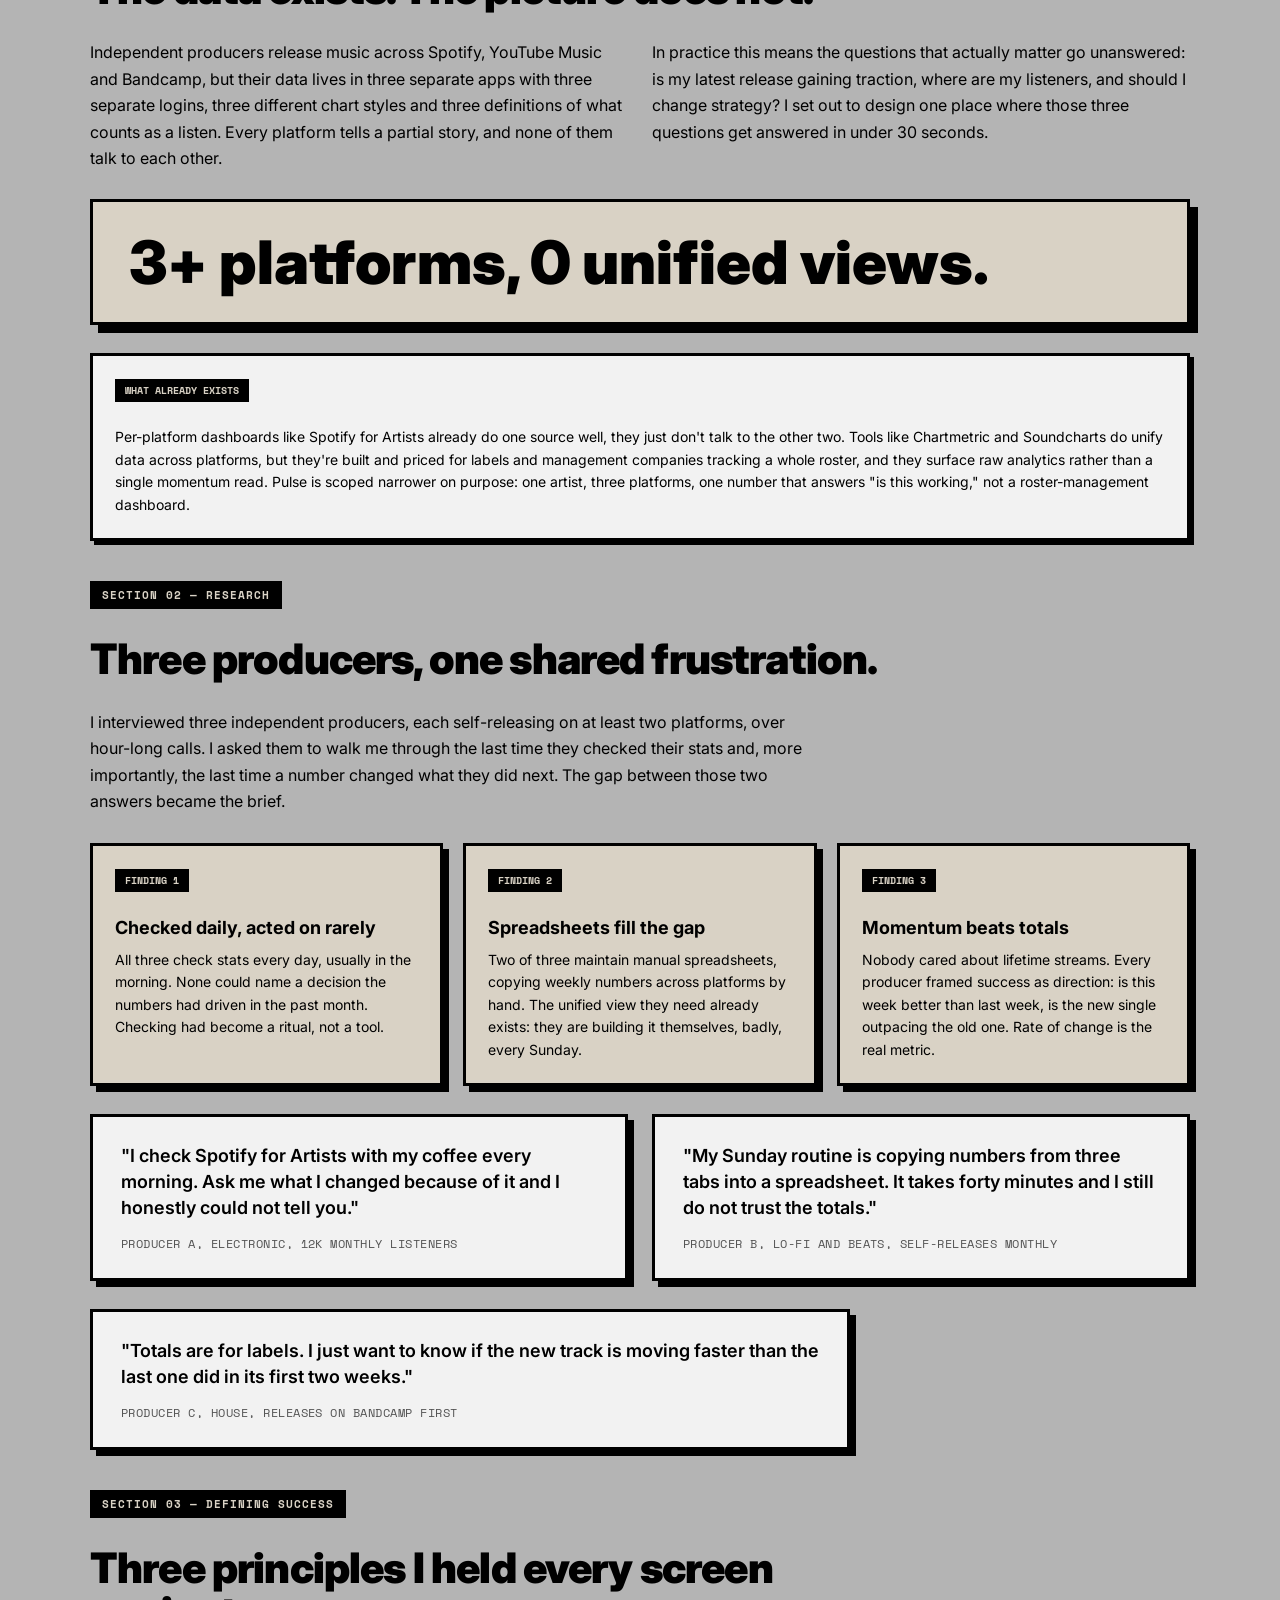
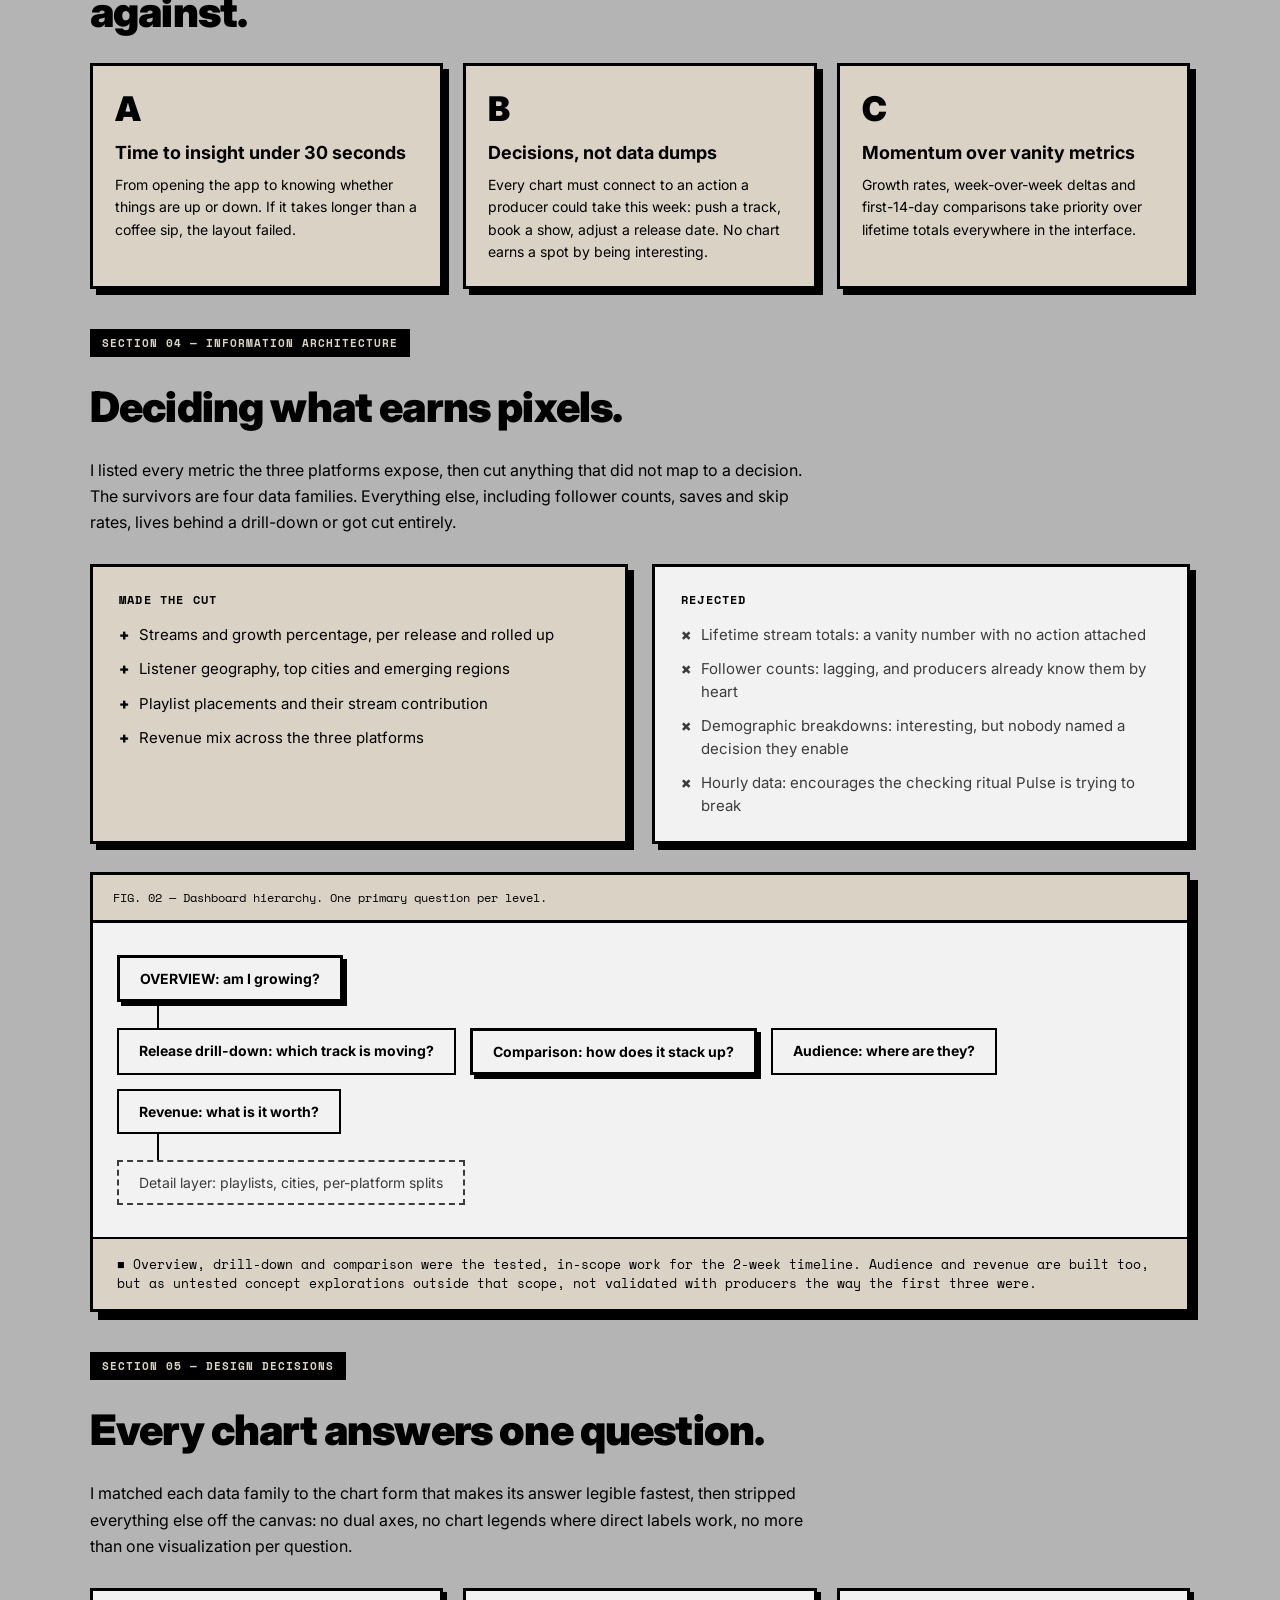
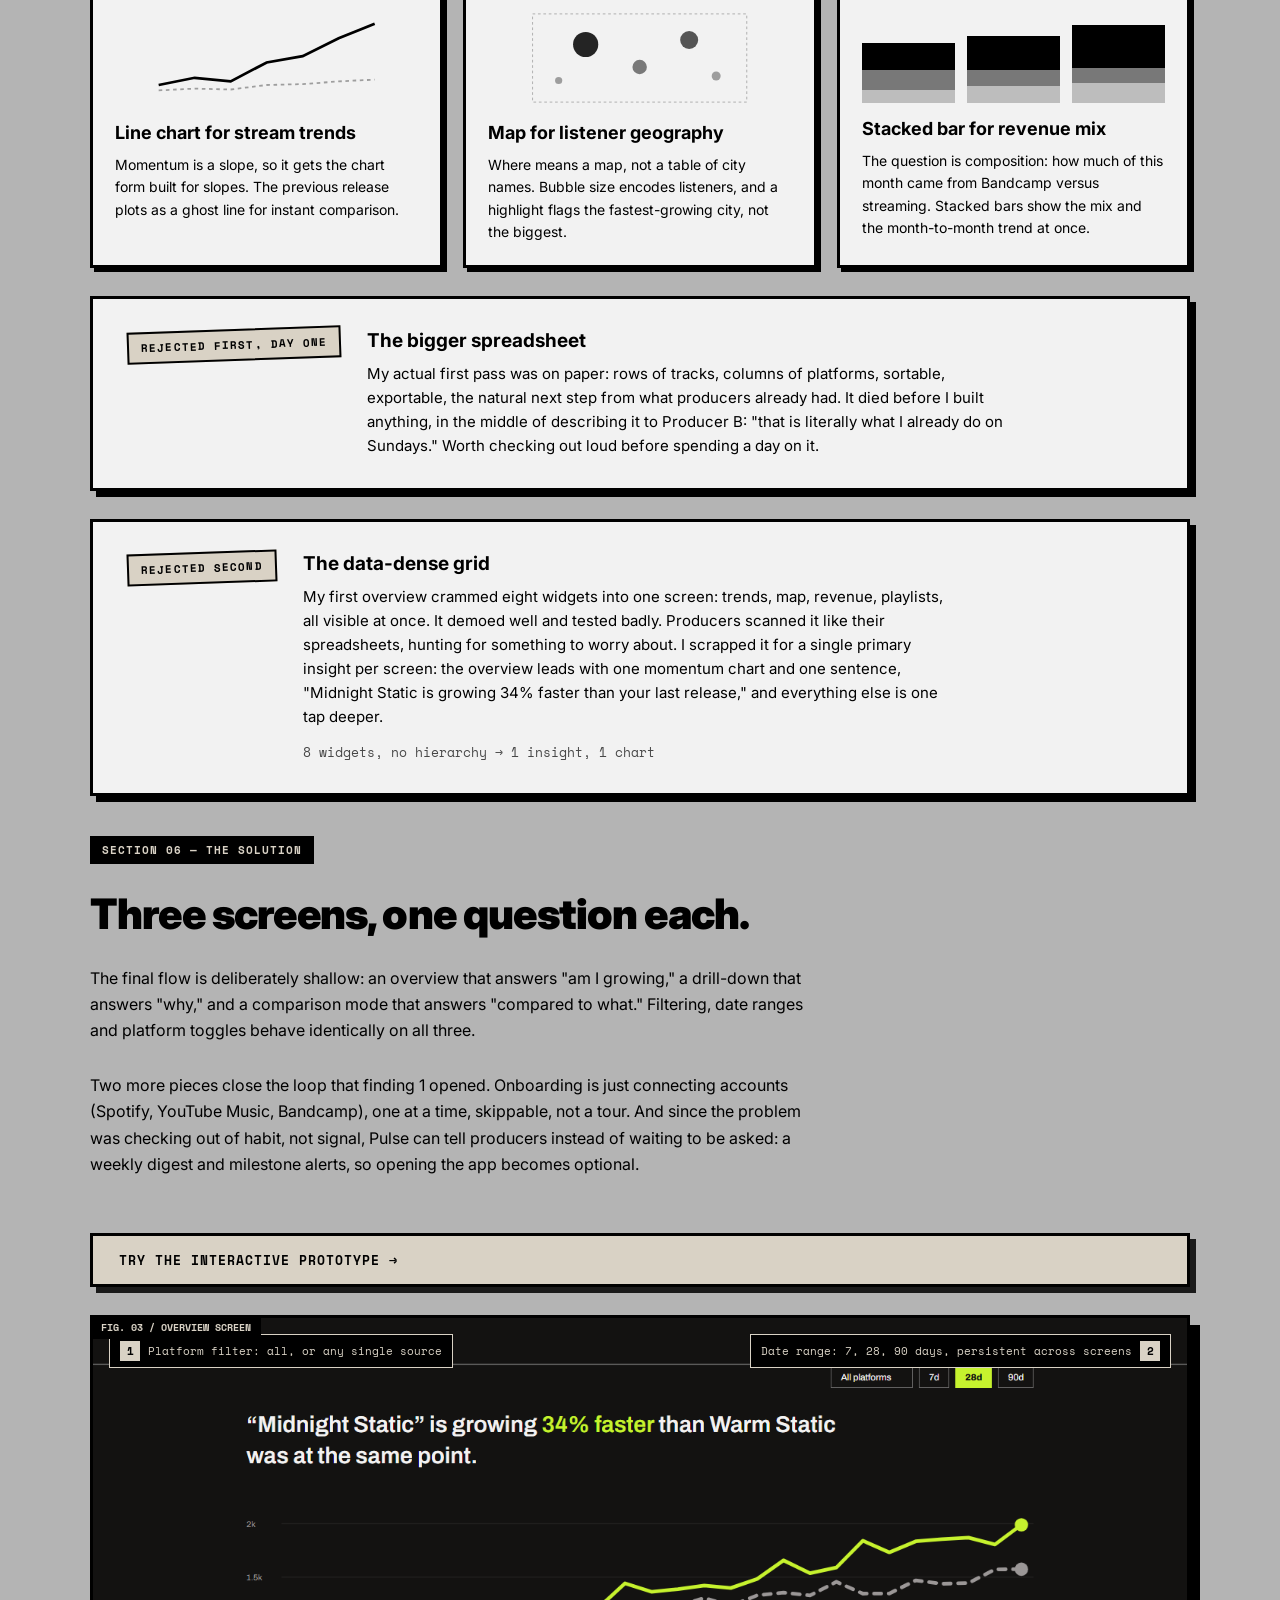
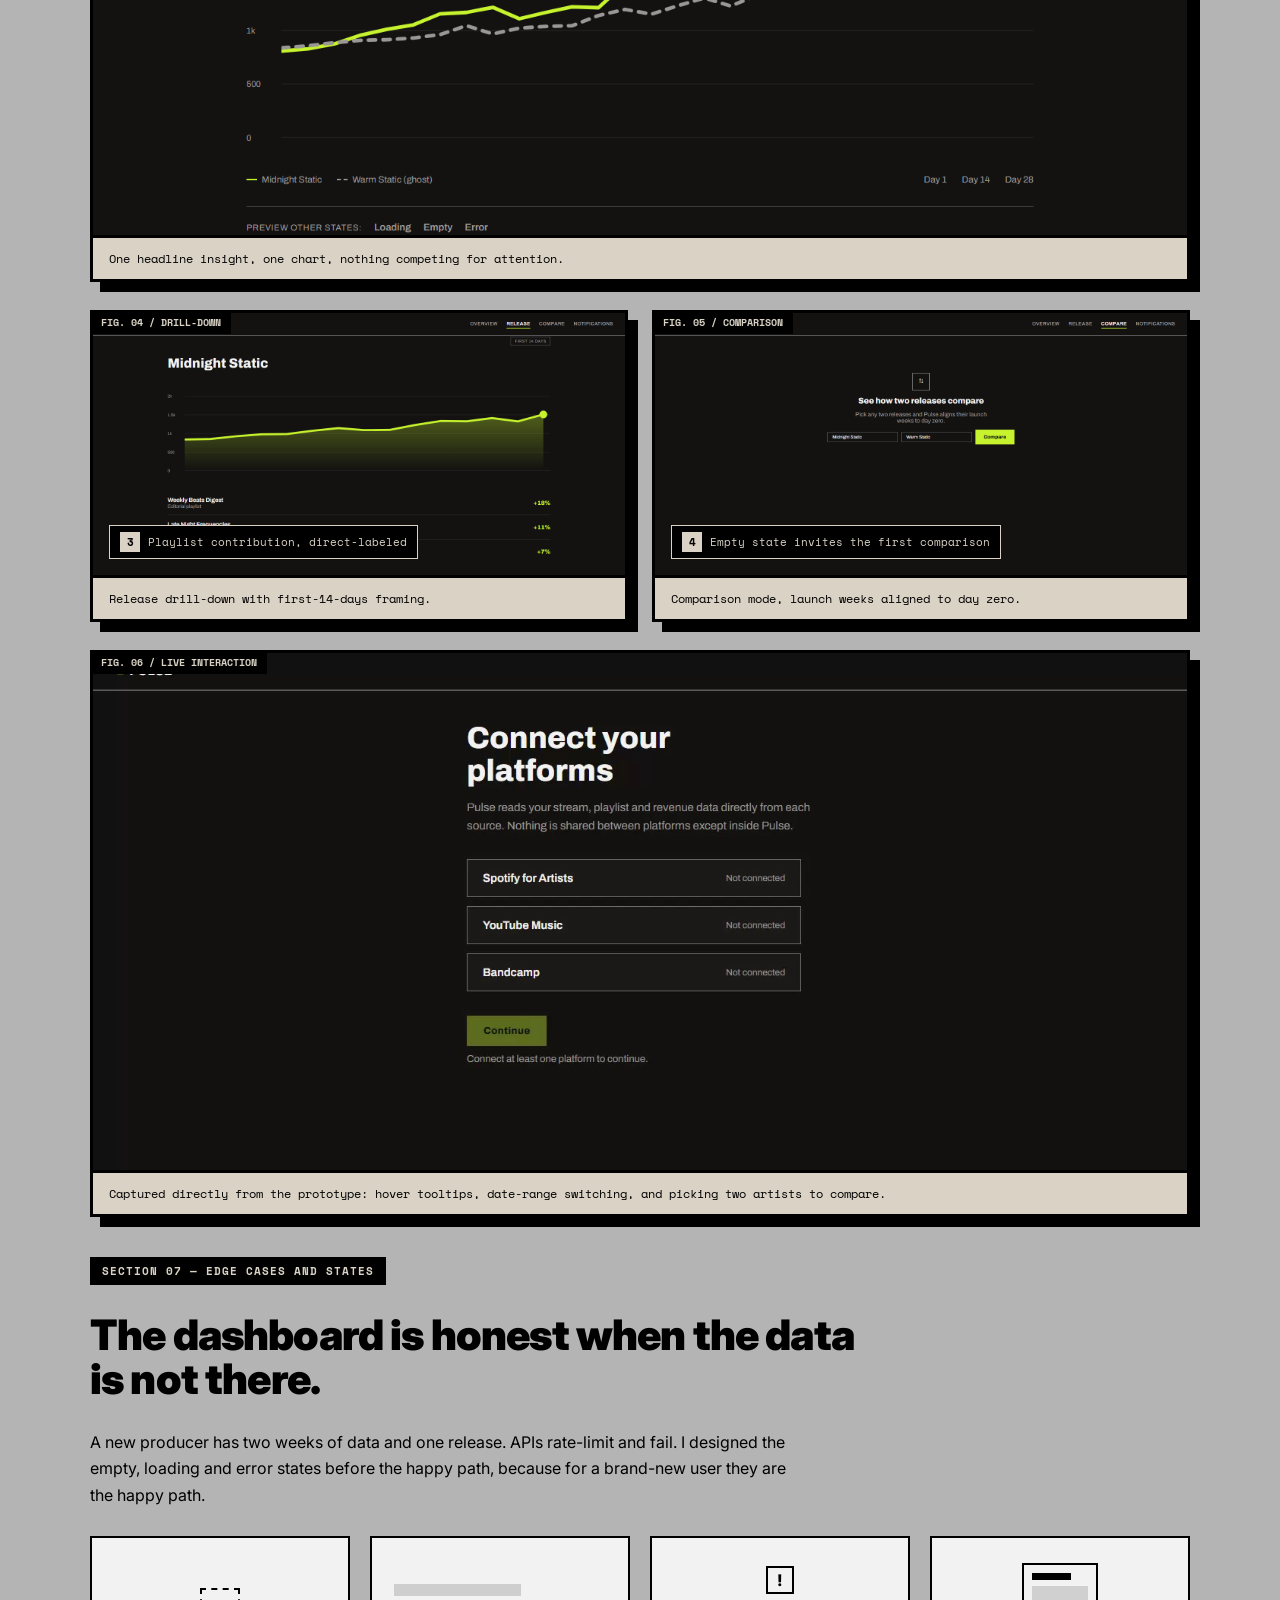
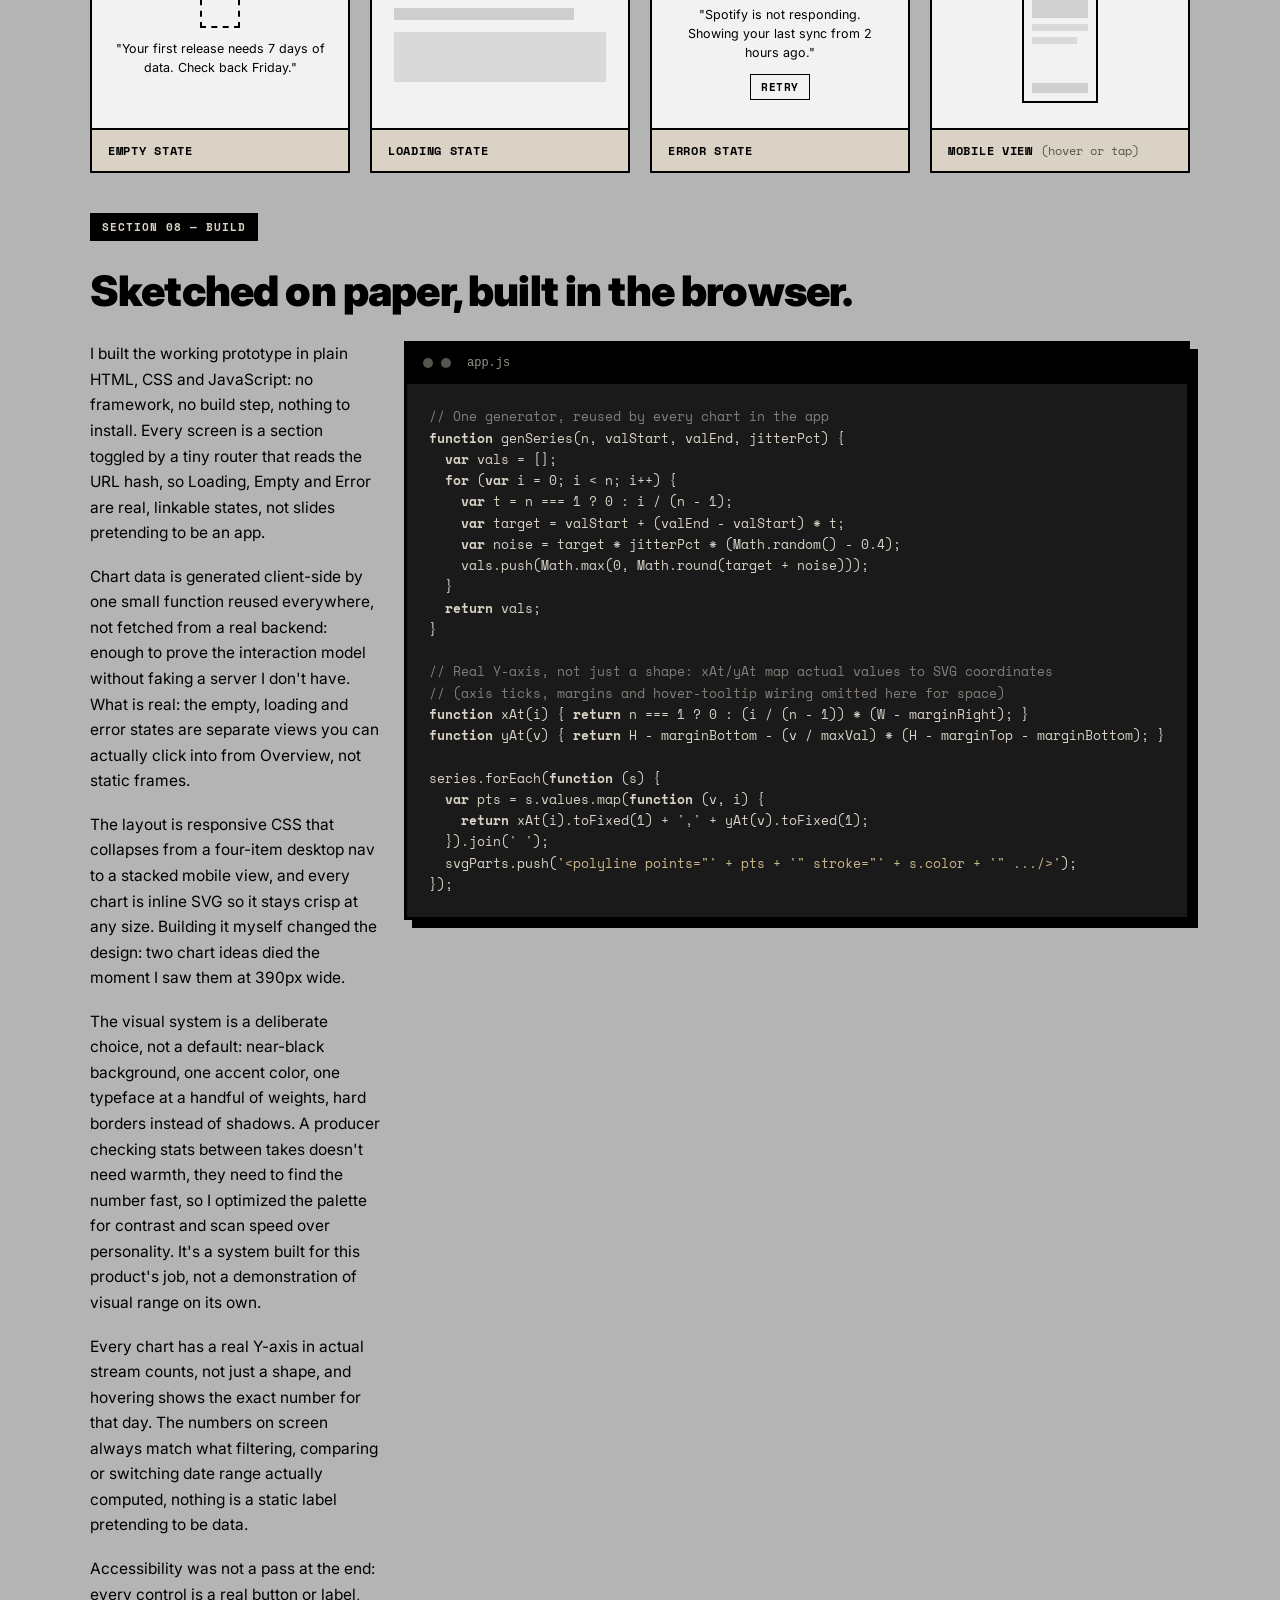
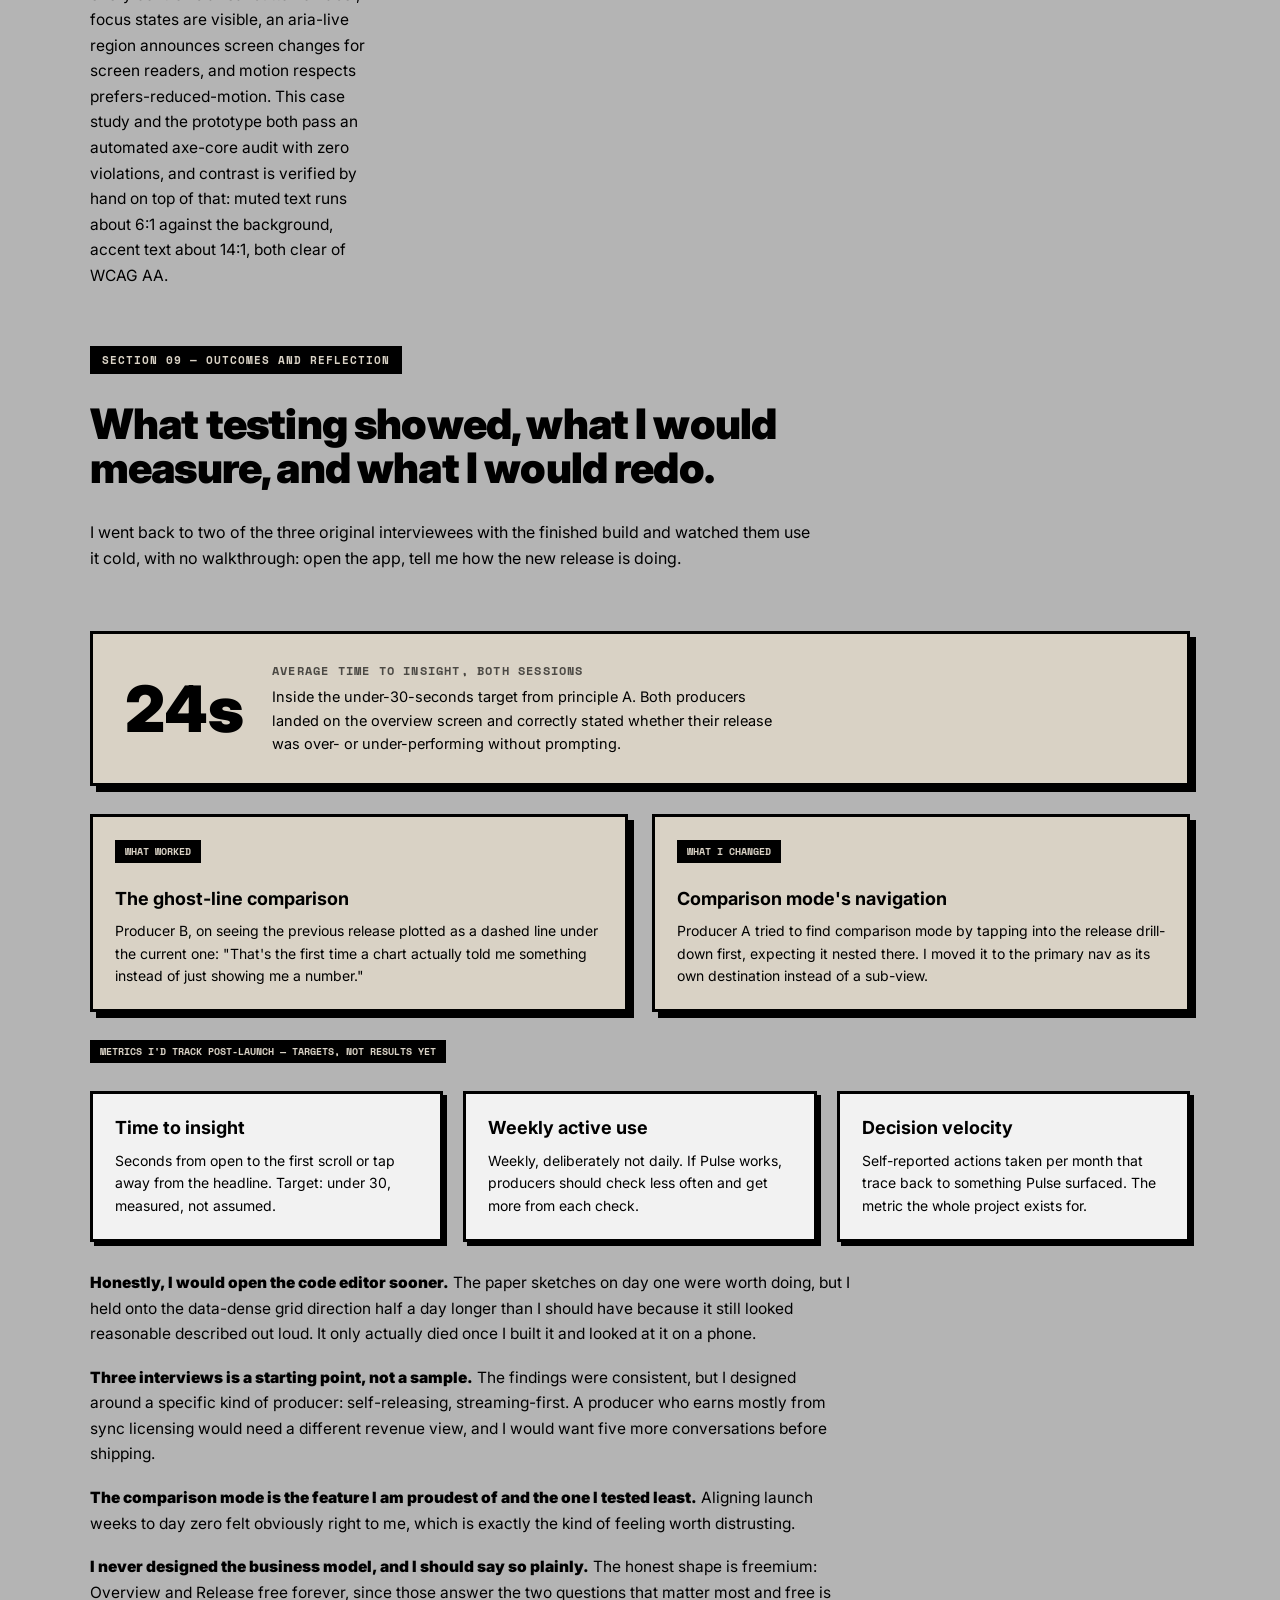
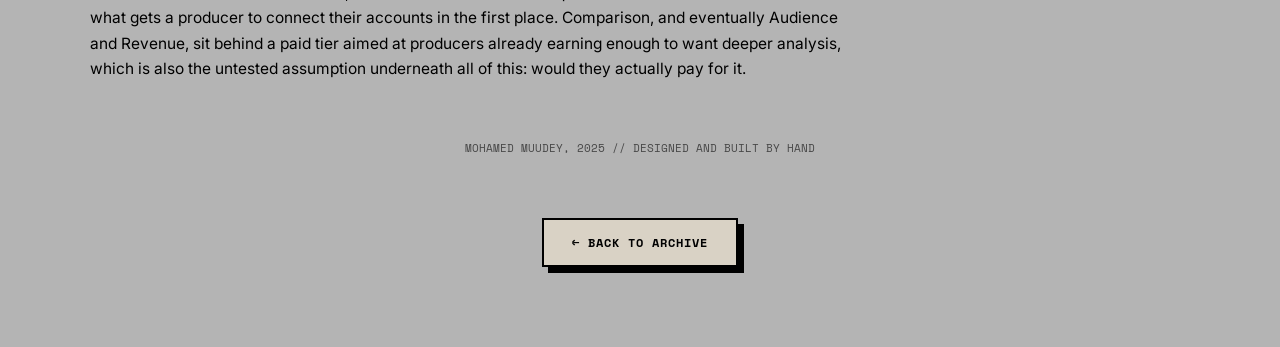
<file: Work/Pulse/index.html>
<!DOCTYPE html>
<html lang="en">
<head>
<meta charset="utf-8">
<meta name="viewport" content="width=device-width, initial-scale=1">
<title>PULSE // CREATOR DASHBOARD — MM_ARCHIVE</title>
<meta name="description" content="A unified analytics dashboard that helps independent music producers turn scattered streaming data into decisions. Case study by Mohamed Muudey.">
<meta property="og:type" content="website">
<meta property="og:title" content="Pulse, Creator Dashboard Case Study">
<meta property="og:description" content="A unified analytics dashboard that helps independent music producers turn scattered streaming data into decisions. Case study by Mohamed Muudey.">
<meta property="og:image" content="assets/pulse-overview.png">
<meta name="twitter:card" content="summary_large_image">
<link rel="preconnect" href="https://fonts.googleapis.com">
<link rel="preconnect" href="https://fonts.gstatic.com" crossorigin>
<link href="https://fonts.googleapis.com/css2?family=Inter:wght@400;600;900&family=Permanent+Marker&family=Space+Mono:wght@400;700&display=swap" rel="stylesheet">
<style>
    :root {
        --concrete-gray: #B4B4B4;
        --warm-beige: #D9D2C5;
        --black: #000000;
        --off-black: #1A1A1A;
        --white: #F2F2F2;
        --scanline: rgba(0, 0, 0, 0.08);
    }

    * { margin: 0; padding: 0; box-sizing: border-box; cursor: crosshair; }
    a, button, input, [role="button"] { cursor: pointer; }
    html, body { overflow-x: hidden; min-height: 100%; }
    img { max-width: 100%; display: block; }
    ::selection { background: var(--black); color: var(--warm-beige); }

    body {
        background-color: var(--concrete-gray);
        color: var(--black);
        font-family: 'Inter', sans-serif;
        min-height: 100vh;
        width: 100vw;
        display: flex;
        flex-direction: column;
        position: relative;
    }

    header.site-header {
        display: grid; grid-template-columns: 1fr auto 1fr;
        padding: 20px; border-bottom: 2px solid var(--black);
        font-family: 'Space Mono', monospace; font-size: 11px; font-weight: 700;
        text-transform: uppercase; letter-spacing: 1px;
        z-index: 10; background-color: var(--warm-beige); flex-shrink: 0;
    }
    .nav-links { display: flex; gap: 24px; justify-content: flex-end; }
    .nav-links a, .nav-links button {
        color: var(--black); text-decoration: none; padding: 2px 8px;
        background: none; border: none; font: inherit; letter-spacing: inherit; text-transform: inherit;
        transition: all 0.1s;
    }
    .nav-links a:hover, .nav-links button:hover { background: var(--black); color: var(--warm-beige); }

    .archive-heading {
        padding: 40px; border-bottom: 4px solid var(--black);
    }
    .archive-title {
        font-family: 'Inter', sans-serif; font-weight: 900; font-size: 72px;
        text-transform: uppercase; line-height: 0.85; letter-spacing: -3px;
    }
    .archive-meta {
        font-family: 'Space Mono', monospace; font-size: 13px; max-width: 640px; margin-top: 16px;
    }
    .archive-meta .tag { display: block; opacity: 0.6; margin-bottom: 10px; font-weight: 700; }
    .archive-meta .lede-text { font-family: 'Inter', sans-serif; font-size: 20px; line-height: 1.4; margin-top: 4px; max-width: 700px; }
    .scroll-hint {
        font-family: 'Permanent Marker', cursive; font-size: 14px; opacity: 0.7;
        transform: rotate(-2deg); display: inline-block; margin-top: 16px;
    }

    .cta-button {
        display: inline-flex; align-items: center; gap: 10px; margin-top: 28px;
        padding: 14px 26px; border: 3px solid var(--black); background: var(--black);
        color: var(--warm-beige); font-family: 'Space Mono', monospace; font-weight: 700;
        font-size: 13px; text-transform: uppercase; letter-spacing: 1px;
        text-decoration: none; box-shadow: 6px 6px 0px var(--off-black); transition: all 0.15s;
    }
    .cta-button:hover { background: var(--warm-beige); color: var(--black); transform: translate(-3px,-3px); box-shadow: 9px 9px 0px var(--black); }
    .cta-button.ghost { background: var(--warm-beige); color: var(--black); }
    .cta-button.ghost:hover { background: var(--black); color: var(--warm-beige); }

    .stat-grid {
        display: grid; grid-template-columns: repeat(4,1fr);
        border-top: 3px solid var(--black); border-bottom: 3px solid var(--black);
        margin-top: 36px;
    }
    .stat-grid > div { padding: 18px 22px; border-right: 2px solid var(--black); }
    .stat-grid > div:last-child { border-right: none; }
    .stat-grid .k { font-family:'Space Mono', monospace; font-size:11px; letter-spacing:0.12em; text-transform:uppercase; opacity:0.6; margin-bottom:6px; }
    .stat-grid .v { font-size: 16px; font-weight: 700; }

    .stat-box {
        margin-top: 32px; border: 3px solid var(--black); background: var(--warm-beige);
        box-shadow: 6px 6px 0px var(--black); padding: 28px 32px;
        display: flex; align-items: center; gap: 28px; flex-wrap: wrap;
    }
    .stat-box .num { font-size: clamp(40px,6vw,64px); font-weight: 900; line-height: 1; font-family:'Inter',sans-serif; }
    .stat-box .k { font-family:'Space Mono', monospace; font-size:12px; font-weight:700; letter-spacing:0.1em; text-transform:uppercase; opacity:0.65; margin-bottom:6px; }
    .stat-box p { font-size: 14.5px; line-height: 1.6; margin:0; max-width: 520px; }
    .stat-box a { color: var(--black); text-decoration: underline; }

    .toc { display: flex; flex-wrap: wrap; row-gap: 8px; font-size: 12px; font-family:'Space Mono', monospace; letter-spacing: 0.04em; text-transform: uppercase; margin-top: 32px; padding-top: 20px; border-top: 2px solid var(--black); }
    .toc-label { opacity: 0.6; margin-right: 18px; }
    .toc a { color: var(--black); text-decoration: none; }
    .toc a:hover { text-decoration: underline; }
    .toc span.sep { opacity: 0.4; margin: 0 12px; }

    .gallery-scroll { flex-grow: 1; display: flex; flex-direction: column; align-items: center; padding: 40px 20px 80px; gap: 40px; }

    .case-section { width: 100%; max-width: 1100px; display: flex; flex-direction: column; gap: 28px; }
    .section-tag {
        font-family: 'Space Mono', monospace; font-size: 11px; font-weight: 700;
        background: var(--black); color: var(--warm-beige); padding: 6px 12px;
        display: inline-block; width: fit-content; text-transform: uppercase; letter-spacing: 1px;
    }
    .section-heading { font-family:'Inter',sans-serif; font-weight:900; font-size: clamp(28px,4vw,42px); line-height:1.05; letter-spacing:-0.02em; max-width: 800px; }
    .lede { font-size: 16px; line-height: 1.65; max-width: 720px; }

    .process-row { display: grid; grid-template-columns: repeat(3, 1fr); gap: 20px; width: 100%; }
    .process-row.cols-2 { grid-template-columns: repeat(2, 1fr); }
    .process-row.cols-4 { grid-template-columns: repeat(4, 1fr); }
    @media (max-width: 900px) { .process-row, .process-row.cols-2, .process-row.cols-4 { grid-template-columns: 1fr; } }

    .process-block { border: 3px solid var(--black); background: var(--warm-beige); box-shadow: 6px 6px 0px var(--black); padding: 22px; }
    .process-block.plain { background: var(--white); box-shadow: 4px 4px 0px var(--black); }
    .process-block .frame-label { position: static; display: inline-block; margin-bottom: 12px; }
    .process-block p { font-size: 14px; line-height: 1.6; margin: 0; }
    .process-block ul { margin: 0; padding-left: 18px; font-size: 13.5px; line-height: 1.6; }
    .process-block .big-letter { font-size: 34px; font-weight: 900; margin-bottom: 12px; font-family:'Inter',sans-serif; }
    .process-block .block-title { font-size: 18px; font-weight: 700; line-height: 1.3; margin-bottom: 10px; }

    .frame-label {
        font-family: 'Space Mono', monospace; font-size: 10px; font-weight: 700;
        background: var(--black); color: var(--warm-beige); padding: 4px 10px;
    }

    .gallery-frame { width: 100%; border: 3px solid var(--black); box-shadow: 10px 10px 0px var(--black); background: var(--off-black); position: relative; }
    .gallery-frame > .frame-label { position: absolute; top: -2px; left: -2px; z-index: 2; }
    .gallery-frame img, .gallery-frame video { display: block; width: 100%; height: auto; }
    .gallery-frame .frame-caption { padding: 12px 16px; border-top: 3px solid var(--black); background: var(--warm-beige); font-family: 'Space Mono', monospace; font-size: 12px; }
    .gallery-frame .media-wrap { position: relative; }
    .callout-tag {
        position: absolute; display: inline-flex; align-items: center; gap: 8px;
        background: var(--black); color: var(--warm-beige); border: 1px solid var(--warm-beige);
        font-family: 'Space Mono', monospace; font-size: 11px; padding: 6px 10px; max-width: calc(100% - 24px);
    }
    .callout-dot { width: 20px; height: 20px; background: var(--warm-beige); color: var(--black); font-weight: 800; font-size: 11px; display: grid; place-items: center; flex: none; }
    .callout-tl { top: 16px; left: 16px; } .callout-tr { top: 16px; right: 16px; } .callout-bl { bottom: 16px; left: 16px; }

    .quote-block { border: 3px solid var(--black); background: var(--white); box-shadow: 6px 6px 0px var(--black); padding: 26px 28px; position: relative; }
    .quote-block p { font-family:'Inter',sans-serif; font-size: 18px; line-height: 1.45; font-weight: 600; margin: 0 0 14px; }
    .quote-block footer { font-family:'Space Mono', monospace; font-size: 12px; opacity: 0.65; text-transform: uppercase; letter-spacing: 0.04em; }

    .callout-box { border: 3px solid var(--black); padding: 30px 36px; display: flex; align-items: baseline; gap: 24px; flex-wrap: wrap; background: var(--warm-beige); box-shadow: 8px 8px 0px var(--black); }
    .callout-box .big { font-size: clamp(32px,6vw,60px); font-weight: 900; line-height: 1; font-family:'Inter',sans-serif; }

    .two-col { display: grid; grid-template-columns: 1fr 1fr; gap: 24px; width: 100%; }
    @media (max-width: 900px) { .two-col { grid-template-columns: 1fr; } }

    .list-box { border: 3px solid var(--black); padding: 24px 26px; background: var(--white); box-shadow: 6px 6px 0px var(--black); }
    .list-box.made-cut { background: var(--warm-beige); }
    .list-box .k { font-family:'Space Mono', monospace; font-size: 12px; font-weight: 700; letter-spacing: 0.1em; text-transform: uppercase; margin-bottom: 16px; }
    .list-box ul { list-style: none; margin: 0; padding: 0; display: flex; flex-direction: column; gap: 12px; font-size: 15px; line-height: 1.5; }
    .list-box li { display: flex; gap: 10px; }
    .list-box li span.mark { font-weight: 900; flex: none; }

    .ia-diagram { border: 3px solid var(--black); background: var(--white); box-shadow: 8px 8px 0px var(--black); }
    .ia-diagram .ia-caption { padding: 14px 20px; border-bottom: 3px solid var(--black); background: var(--warm-beige); font-family:'Space Mono', monospace; font-size: 12px; }
    .ia-diagram .ia-body { padding: 32px 24px; display: flex; flex-direction: column; align-items: flex-start; gap: 0; }
    .ia-node { border: 2px solid var(--black); padding: 12px 20px; font-weight: 700; font-size: 14px; }
    .ia-node.primary { border-width: 3px; box-shadow: 4px 4px 0px var(--black); }
    .ia-node.dashed { border-style: dashed; font-weight: 400; opacity: 0.75; }
    .ia-connector { width: 2px; height: 26px; background: var(--black); margin-left: 40px; }
    .ia-row { display: flex; gap: 14px; flex-wrap: wrap; }
    .ia-note { padding: 16px 24px; font-size: 12.5px; font-family:'Space Mono',monospace; border-top: 2px solid var(--black); background: var(--warm-beige); }

    .reject-box { border: 3px solid var(--black); background: var(--white); box-shadow: 6px 6px 0px var(--black); padding: 30px 34px; display: grid; grid-template-columns: auto 1fr; gap: 26px; align-items: start; }
    @media (max-width: 700px) { .reject-box { grid-template-columns: 1fr; } }
    .reject-box .stamp { font-family:'Space Mono', monospace; font-size: 11px; font-weight: 800; letter-spacing: 0.1em; text-transform: uppercase; border: 2px solid var(--black); padding: 6px 12px; white-space: nowrap; background: var(--warm-beige); transform: rotate(-2deg); }
    .reject-box h4 { font-size: 19px; font-weight: 700; margin-bottom: 10px; }
    .reject-box p { font-size: 15px; line-height: 1.6; margin: 0; max-width: 640px; }

    .code-block { border: 3px solid var(--black); box-shadow: 8px 8px 0px var(--black); background: var(--off-black); color: var(--warm-beige); }
    .code-block .bar { display: flex; gap: 8px; padding: 12px 16px; border-bottom: 2px solid var(--black); align-items: center; background: var(--black); }
    .code-block .bar span.dot { width: 10px; height: 10px; background: var(--warm-beige); opacity: 0.4; border-radius: 50%; }
    .code-block .bar span.name { font-size: 12px; opacity: 0.7; margin-left: 8px; font-family: ui-monospace, monospace; }
    .code-block pre { margin: 0; padding: 22px; font-family: 'Space Mono', ui-monospace, monospace; font-size: 12.5px; line-height: 1.7; overflow: auto; }
    .code-block .kw { color: var(--warm-beige); font-weight: 700; }
    .code-block .cm { opacity: 0.55; }
    .code-block .str { color: #cbb98a; }

    .mini-card { border: 2px solid var(--black); background: var(--white); }
    .mini-card .body { min-height: 190px; display: flex; flex-direction: column; align-items: center; justify-content: center; gap: 12px; padding: 22px; text-align: center; }
    .mini-card .label { padding: 12px 16px; border-top: 2px solid var(--black); font-family:'Space Mono', monospace; font-size: 12px; font-weight: 700; text-transform: uppercase; letter-spacing: 0.06em; background: var(--warm-beige); }
    .mini-card .hint { font-weight: 400; text-transform: none; letter-spacing: normal; opacity: 0.6; }

    .mobile-preview-card { position: relative; }
    .mobile-preview-popup {
        position: absolute; left: 50%; bottom: calc(100% + 14px); transform: translateX(-50%) translateY(10px) scale(0.96);
        width: 220px; opacity: 0; visibility: hidden; pointer-events: none; z-index: 30;
        transition: opacity .16s ease, transform .16s ease, visibility 0s linear .16s;
    }
    .mobile-preview-card:hover .mobile-preview-popup, .mobile-preview-card:focus-visible .mobile-preview-popup, .mobile-preview-card.is-active .mobile-preview-popup {
        opacity: 1; visibility: visible; pointer-events: auto; transform: translateX(-50%) translateY(0) scale(1);
        transition: opacity .16s ease, transform .16s ease, visibility 0s;
    }
    .phone-frame { border: 3px solid var(--black); padding: 5px; background: var(--black); box-shadow: 6px 6px 0px var(--off-black); }
    .phone-frame img { width: 100%; display: block; }
    .phone-frame-caption { text-align: center; font-size: 11px; font-family:'Space Mono',monospace; margin-top: 8px; color: var(--black); background: var(--warm-beige); padding: 4px; border: 1px solid var(--black); }

    .reflection p { font-size: 15.5px; line-height: 1.65; margin: 0 0 18px; max-width: 760px; }
    .reflection strong { font-weight: 900; }

    .back-to-archive {
        display: inline-block; margin-top: 8px; padding: 14px 28px;
        border: 2px solid var(--black); background: var(--warm-beige); color: var(--black);
        font-family: 'Space Mono', monospace; font-weight: 700; font-size: 12px;
        text-transform: uppercase; letter-spacing: 1px; text-decoration: none;
        box-shadow: 6px 6px 0px var(--black); transition: all 0.15s;
    }
    .back-to-archive:hover { background: var(--black); color: var(--warm-beige); transform: translate(-3px, -3px); box-shadow: 9px 9px 0px var(--black); }

    .site-footer-note { font-family:'Space Mono', monospace; font-size: 11px; opacity: 0.6; margin-bottom: 14px; }

    @media (max-width: 640px) {
        header.site-header { grid-template-columns: 1fr; gap: 8px; text-align: center; padding: 12px 16px; }
        .nav-links { justify-content: center; flex-wrap: wrap; gap: 10px 16px; }
        .archive-heading { padding: 24px 18px; }
        .archive-title { font-size: 15vw; }
        .stat-grid { grid-template-columns: repeat(2,1fr); }
        .stat-grid > div:nth-child(2n) { border-right: none; }
        .stat-grid > div:nth-child(-n+2) { border-bottom: 2px solid var(--black); }
        .gallery-scroll { padding: 24px 12px 60px; gap: 28px; }
    }
</style>
</head>
<body>

    <header class="site-header">
        <div class="status">SYSTEM: ACTIVE // 124.0.0.1</div>
        <div class="logo">MM_UXUI_PRD_DSGN</div>
        <nav class="nav-links">
            <a href="../../index.html#home">HOME</a>
            <a href="../../About/index.html">ABOUT/PERSONAL</a>
            <a href="../../index.html#archive" style="background: var(--black); color: var(--warm-beige);">ARCHIVE</a>
            <a href="../../index.html#contact">CONTACT</a>
            <button type="button" id="print-btn">SAVE AS PDF</button>
        </nav>
    </header>

    <div class="archive-heading" id="overview">
        <h1 class="archive-title">Pulse.</h1>
        <div class="archive-meta">
            <span class="tag">CASE STUDY, 2025 // SELF-INITIATED CONCEPT</span>
            <p class="lede-text">A unified analytics dashboard that helps independent music producers turn scattered streaming data into decisions.</p>
            <span class="scroll-hint">scroll down ↓</span>
        </div>

        <a href="prototype.html" target="_blank" rel="noopener" class="cta-button">TRY THE INTERACTIVE PROTOTYPE →</a>

        <div class="stat-grid">
            <div><div class="k">Role</div><div class="v">Product Designer &amp; Front-end Developer</div></div>
            <div><div class="k">Timeline</div><div class="v">2 weeks</div></div>
            <div><div class="k">Tools</div><div class="v">HTML, CSS, JavaScript</div></div>
            <div><div class="k">Type</div><div class="v">Self-initiated concept</div></div>
        </div>

        <div class="stat-box">
            <div class="num">24s</div>
            <div>
                <div class="k">Average time to insight, 2-producer usability check</div>
                <p>Inside the under-30-seconds target I set for the project. Small check, not a study. Full method in <a href="#outcomes">Outcomes ↓</a>.</p>
            </div>
        </div>

        <nav class="toc" aria-label="Case study sections">
            <span class="toc-label">On this page</span>
            <a href="#problem">01 Problem</a><span class="sep">/</span>
            <a href="#research">02 Research</a><span class="sep">/</span>
            <a href="#success">03 Success</a><span class="sep">/</span>
            <a href="#ia">04 Architecture</a><span class="sep">/</span>
            <a href="#decisions">05 Decisions</a><span class="sep">/</span>
            <a href="#solution">06 Solution</a><span class="sep">/</span>
            <a href="#edge-cases">07 Edge cases</a><span class="sep">/</span>
            <a href="#build">08 Build</a><span class="sep">/</span>
            <a href="#outcomes">09 Outcomes</a>
        </nav>
    </div>

    <main class="gallery-scroll">

        <div class="gallery-frame">
            <span class="frame-label">FIG. 01 / OVERVIEW</span>
            <div class="media-wrap"><img src="assets/pulse-overview.png" alt="Pulse overview screen showing Midnight Static growing 34% faster than the previous release, with a 28-day trend chart"></div>
            <div class="frame-caption">The Pulse overview screen, 28-day momentum view.</div>
        </div>

        <!-- 01 PROBLEM -->
        <section class="case-section" id="problem">
            <span class="section-tag">Section 01 — The Problem</span>
            <h2 class="section-heading">The data exists. The picture does not.</h2>
            <div class="two-col">
                <p class="lede">Independent producers release music across Spotify, YouTube Music and Bandcamp, but their data lives in three separate apps with three separate logins, three different chart styles and three definitions of what counts as a listen. Every platform tells a partial story, and none of them talk to each other.</p>
                <p class="lede">In practice this means the questions that actually matter go unanswered: is my latest release gaining traction, where are my listeners, and should I change strategy? I set out to design one place where those three questions get answered in under 30 seconds.</p>
            </div>
            <div class="callout-box"><div class="big">3+ platforms, 0 unified views.</div></div>
            <div class="process-block plain" style="max-width:100%">
                <span class="frame-label">WHAT ALREADY EXISTS</span>
                <p style="margin-top:12px">Per-platform dashboards like Spotify for Artists already do one source well, they just don't talk to the other two. Tools like Chartmetric and Soundcharts do unify data across platforms, but they're built and priced for labels and management companies tracking a whole roster, and they surface raw analytics rather than a single momentum read. Pulse is scoped narrower on purpose: one artist, three platforms, one number that answers "is this working," not a roster-management dashboard.</p>
            </div>
        </section>

        <!-- 02 RESEARCH -->
        <section class="case-section" id="research">
            <span class="section-tag">Section 02 — Research</span>
            <h2 class="section-heading">Three producers, one shared frustration.</h2>
            <p class="lede">I interviewed three independent producers, each self-releasing on at least two platforms, over hour-long calls. I asked them to walk me through the last time they checked their stats and, more importantly, the last time a number changed what they did next. The gap between those two answers became the brief.</p>

            <div class="process-row">
                <div class="process-block">
                    <span class="frame-label">FINDING 1</span>
                    <div class="block-title" style="margin-top:12px">Checked daily, acted on rarely</div>
                    <p>All three check stats every day, usually in the morning. None could name a decision the numbers had driven in the past month. Checking had become a ritual, not a tool.</p>
                </div>
                <div class="process-block">
                    <span class="frame-label">FINDING 2</span>
                    <div class="block-title" style="margin-top:12px">Spreadsheets fill the gap</div>
                    <p>Two of three maintain manual spreadsheets, copying weekly numbers across platforms by hand. The unified view they need already exists: they are building it themselves, badly, every Sunday.</p>
                </div>
                <div class="process-block">
                    <span class="frame-label">FINDING 3</span>
                    <div class="block-title" style="margin-top:12px">Momentum beats totals</div>
                    <p>Nobody cared about lifetime streams. Every producer framed success as direction: is this week better than last week, is the new single outpacing the old one. Rate of change is the real metric.</p>
                </div>
            </div>

            <div class="two-col">
                <div class="quote-block">
                    <p>"I check Spotify for Artists with my coffee every morning. Ask me what I changed because of it and I honestly could not tell you."</p>
                    <footer>Producer A, electronic, 12k monthly listeners</footer>
                </div>
                <div class="quote-block">
                    <p>"My Sunday routine is copying numbers from three tabs into a spreadsheet. It takes forty minutes and I still do not trust the totals."</p>
                    <footer>Producer B, lo-fi and beats, self-releases monthly</footer>
                </div>
            </div>
            <div class="quote-block" style="max-width:760px">
                <p>"Totals are for labels. I just want to know if the new track is moving faster than the last one did in its first two weeks."</p>
                <footer>Producer C, house, releases on Bandcamp first</footer>
            </div>
        </section>

        <!-- 03 DEFINING SUCCESS -->
        <section class="case-section" id="success">
            <span class="section-tag">Section 03 — Defining Success</span>
            <h2 class="section-heading">Three principles I held every screen against.</h2>
            <div class="process-row">
                <div class="process-block">
                    <div class="big-letter">A</div>
                    <div class="block-title">Time to insight under 30 seconds</div>
                    <p>From opening the app to knowing whether things are up or down. If it takes longer than a coffee sip, the layout failed.</p>
                </div>
                <div class="process-block">
                    <div class="big-letter">B</div>
                    <div class="block-title">Decisions, not data dumps</div>
                    <p>Every chart must connect to an action a producer could take this week: push a track, book a show, adjust a release date. No chart earns a spot by being interesting.</p>
                </div>
                <div class="process-block">
                    <div class="big-letter">C</div>
                    <div class="block-title">Momentum over vanity metrics</div>
                    <p>Growth rates, week-over-week deltas and first-14-day comparisons take priority over lifetime totals everywhere in the interface.</p>
                </div>
            </div>
        </section>

        <!-- 04 INFORMATION ARCHITECTURE -->
        <section class="case-section" id="ia">
            <span class="section-tag">Section 04 — Information Architecture</span>
            <h2 class="section-heading">Deciding what earns pixels.</h2>
            <p class="lede">I listed every metric the three platforms expose, then cut anything that did not map to a decision. The survivors are four data families. Everything else, including follower counts, saves and skip rates, lives behind a drill-down or got cut entirely.</p>

            <div class="two-col">
                <div class="list-box made-cut">
                    <div class="k">Made the cut</div>
                    <ul>
                        <li><span class="mark">+</span> Streams and growth percentage, per release and rolled up</li>
                        <li><span class="mark">+</span> Listener geography, top cities and emerging regions</li>
                        <li><span class="mark">+</span> Playlist placements and their stream contribution</li>
                        <li><span class="mark">+</span> Revenue mix across the three platforms</li>
                    </ul>
                </div>
                <div class="list-box">
                    <div class="k">Rejected</div>
                    <ul style="opacity:0.75">
                        <li><span class="mark">&times;</span> Lifetime stream totals: a vanity number with no action attached</li>
                        <li><span class="mark">&times;</span> Follower counts: lagging, and producers already know them by heart</li>
                        <li><span class="mark">&times;</span> Demographic breakdowns: interesting, but nobody named a decision they enable</li>
                        <li><span class="mark">&times;</span> Hourly data: encourages the checking ritual Pulse is trying to break</li>
                    </ul>
                </div>
            </div>

            <div class="ia-diagram">
                <div class="ia-caption">FIG. 02 — Dashboard hierarchy. One primary question per level.</div>
                <div class="ia-body">
                    <div class="ia-node primary">OVERVIEW: am I growing?</div>
                    <div class="ia-connector"></div>
                    <div class="ia-row">
                        <div class="ia-node">Release drill-down: which track is moving?</div>
                        <div class="ia-node primary">Comparison: how does it stack up?</div>
                        <div class="ia-node">Audience: where are they?</div>
                        <div class="ia-node">Revenue: what is it worth?</div>
                    </div>
                    <div class="ia-connector"></div>
                    <div class="ia-node dashed">Detail layer: playlists, cities, per-platform splits</div>
                </div>
                <div class="ia-note">■ Overview, drill-down and comparison were the tested, in-scope work for the 2-week timeline. Audience and revenue are built too, but as untested concept explorations outside that scope, not validated with producers the way the first three were.</div>
            </div>
        </section>

        <!-- 05 DESIGN DECISIONS -->
        <section class="case-section" id="decisions">
            <span class="section-tag">Section 05 — Design Decisions</span>
            <h2 class="section-heading">Every chart answers one question.</h2>
            <p class="lede">I matched each data family to the chart form that makes its answer legible fastest, then stripped everything else off the canvas: no dual axes, no chart legends where direct labels work, no more than one visualization per question.</p>

            <div class="process-row">
                <div class="process-block plain">
                    <svg viewBox="0 0 240 100" style="width:100%; height:90px" aria-label="Line chart sketch">
                        <polyline points="0,80 40,72 80,76 120,55 160,48 200,28 240,12" fill="none" stroke="var(--black)" stroke-width="3"></polyline>
                        <polyline points="0,86 40,84 80,85 120,80 160,79 200,76 240,74" fill="none" stroke="rgba(0,0,0,0.35)" stroke-width="2" stroke-dasharray="4 4"></polyline>
                    </svg>
                    <div class="block-title" style="margin-top:14px">Line chart for stream trends</div>
                    <p>Momentum is a slope, so it gets the chart form built for slopes. The previous release plots as a ghost line for instant comparison.</p>
                </div>
                <div class="process-block plain">
                    <svg viewBox="0 0 240 100" style="width:100%; height:90px" aria-label="Map sketch">
                        <circle cx="60" cy="35" r="14" fill="var(--black)" opacity="0.85"></circle>
                        <circle cx="120" cy="60" r="8" fill="var(--black)" opacity="0.5"></circle>
                        <circle cx="175" cy="30" r="10" fill="var(--black)" opacity="0.65"></circle>
                        <circle cx="205" cy="70" r="5" fill="var(--black)" opacity="0.35"></circle>
                        <circle cx="30" cy="75" r="4" fill="var(--black)" opacity="0.35"></circle>
                        <rect x="1" y="1" width="238" height="98" fill="none" stroke="rgba(0,0,0,0.3)" stroke-dasharray="3 3"></rect>
                    </svg>
                    <div class="block-title" style="margin-top:14px">Map for listener geography</div>
                    <p>Where means a map, not a table of city names. Bubble size encodes listeners, and a highlight flags the fastest-growing city, not the biggest.</p>
                </div>
                <div class="process-block plain">
                    <div style="height:90px; display:flex; align-items:flex-end; gap:12px">
                        <div style="flex:1; display:flex; flex-direction:column; justify-content:flex-end; height:100%"><div style="height:30%; background:var(--black)"></div><div style="height:22%; background:rgba(0,0,0,0.5)"></div><div style="height:14%; background:rgba(0,0,0,0.22)"></div></div>
                        <div style="flex:1; display:flex; flex-direction:column; justify-content:flex-end; height:100%"><div style="height:38%; background:var(--black)"></div><div style="height:18%; background:rgba(0,0,0,0.5)"></div><div style="height:18%; background:rgba(0,0,0,0.22)"></div></div>
                        <div style="flex:1; display:flex; flex-direction:column; justify-content:flex-end; height:100%"><div style="height:48%; background:var(--black)"></div><div style="height:16%; background:rgba(0,0,0,0.5)"></div><div style="height:22%; background:rgba(0,0,0,0.22)"></div></div>
                    </div>
                    <div class="block-title" style="margin-top:14px">Stacked bar for revenue mix</div>
                    <p>The question is composition: how much of this month came from Bandcamp versus streaming. Stacked bars show the mix and the month-to-month trend at once.</p>
                </div>
            </div>

            <div class="reject-box">
                <div class="stamp">Rejected first, day one</div>
                <div>
                    <h4>The bigger spreadsheet</h4>
                    <p>My actual first pass was on paper: rows of tracks, columns of platforms, sortable, exportable, the natural next step from what producers already had. It died before I built anything, in the middle of describing it to Producer B: "that is literally what I already do on Sundays." Worth checking out loud before spending a day on it.</p>
                </div>
            </div>

            <div class="reject-box">
                <div class="stamp">Rejected second</div>
                <div>
                    <h4>The data-dense grid</h4>
                    <p>My first overview crammed eight widgets into one screen: trends, map, revenue, playlists, all visible at once. It demoed well and tested badly. Producers scanned it like their spreadsheets, hunting for something to worry about. I scrapped it for a single primary insight per screen: the overview leads with one momentum chart and one sentence, "Midnight Static is growing 34% faster than your last release," and everything else is one tap deeper.</p>
                    <p style="margin-top:14px; font-family:'Space Mono',monospace; font-size:12.5px; opacity:0.7">8 widgets, no hierarchy → 1 insight, 1 chart</p>
                </div>
            </div>
        </section>

        <!-- 06 THE SOLUTION -->
        <section class="case-section" id="solution">
            <span class="section-tag">Section 06 — The Solution</span>
            <h2 class="section-heading">Three screens, one question each.</h2>
            <p class="lede">The final flow is deliberately shallow: an overview that answers "am I growing," a drill-down that answers "why," and a comparison mode that answers "compared to what." Filtering, date ranges and platform toggles behave identically on all three.</p>
            <p class="lede">Two more pieces close the loop that finding 1 opened. Onboarding is just connecting accounts (Spotify, YouTube Music, Bandcamp), one at a time, skippable, not a tour. And since the problem was checking out of habit, not signal, Pulse can tell producers instead of waiting to be asked: a weekly digest and milestone alerts, so opening the app becomes optional.</p>
            <a href="prototype.html" target="_blank" rel="noopener" class="cta-button ghost">TRY THE INTERACTIVE PROTOTYPE →</a>

            <div class="gallery-frame">
                <span class="frame-label">FIG. 03 / OVERVIEW SCREEN</span>
                <div class="media-wrap">
                    <img src="assets/pulse-overview.png" alt="Pulse overview screen showing Midnight Static growing 34% faster than the previous release, with a 28-day trend chart">
                    <span class="callout-tag callout-tl"><span class="callout-dot">1</span>Platform filter: all, or any single source</span>
                    <span class="callout-tag callout-tr">Date range: 7, 28, 90 days, persistent across screens<span class="callout-dot">2</span></span>
                </div>
                <div class="frame-caption">One headline insight, one chart, nothing competing for attention.</div>
            </div>

            <div class="two-col">
                <div class="gallery-frame">
                    <span class="frame-label">FIG. 04 / DRILL-DOWN</span>
                    <div class="media-wrap">
                        <img src="assets/pulse-drilldown.png" alt="Midnight Static release drill-down showing the first-14-days trend and playlist contribution">
                        <span class="callout-tag callout-bl"><span class="callout-dot">3</span>Playlist contribution, direct-labeled</span>
                    </div>
                    <div class="frame-caption">Release drill-down with first-14-days framing.</div>
                </div>
                <div class="gallery-frame">
                    <span class="frame-label">FIG. 05 / COMPARISON</span>
                    <div class="media-wrap">
                        <img src="assets/pulse-compare.png" alt="Comparison mode empty state inviting the producer to pick two releases to compare">
                        <span class="callout-tag callout-bl"><span class="callout-dot">4</span>Empty state invites the first comparison</span>
                    </div>
                    <div class="frame-caption">Comparison mode, launch weeks aligned to day zero.</div>
                </div>
            </div>

            <div class="gallery-frame">
                <span class="frame-label">FIG. 06 / LIVE INTERACTION</span>
                <video id="interaction-video" style="width:100%; display:block" autoplay loop muted playsinline poster="assets/pulse-overview.png">
                    <source src="assets/pulse-interaction.webm" type="video/webm">
                    Video not supported in this browser. <a href="prototype.html" target="_blank" rel="noopener">Click through the live prototype instead →</a>
                </video>
                <div class="frame-caption">Captured directly from the prototype: hover tooltips, date-range switching, and picking two artists to compare.</div>
            </div>
        </section>

        <!-- 07 EDGE CASES -->
        <section class="case-section" id="edge-cases">
            <span class="section-tag">Section 07 — Edge Cases and States</span>
            <h2 class="section-heading">The dashboard is honest when the data is not there.</h2>
            <p class="lede">A new producer has two weeks of data and one release. APIs rate-limit and fail. I designed the empty, loading and error states before the happy path, because for a brand-new user they are the happy path.</p>

            <div class="process-row cols-4">
                <div class="mini-card">
                    <div class="body">
                        <div style="width:40px;height:40px;border:2px dashed var(--black)"></div>
                        <div style="font-size:12.5px; line-height:1.5">"Your first release needs 7 days of data. Check back Friday."</div>
                    </div>
                    <div class="label">Empty state</div>
                </div>
                <div class="mini-card">
                    <div class="body" style="align-items:stretch">
                        <div style="height:12px; width:60%; background:rgba(0,0,0,0.15)"></div>
                        <div style="height:12px; width:85%; background:rgba(0,0,0,0.15)"></div>
                        <div style="height:50px; width:100%; background:rgba(0,0,0,0.1)"></div>
                    </div>
                    <div class="label">Loading state</div>
                </div>
                <div class="mini-card">
                    <div class="body">
                        <div style="width:28px;height:28px;border:2px solid var(--black); display:grid; place-items:center; font-weight:800">!</div>
                        <div style="font-size:12.5px; line-height:1.5">"Spotify is not responding. Showing your last sync from 2 hours ago."</div>
                        <div style="font-size:11px; font-weight:700; border:1px solid var(--black); padding:4px 10px; letter-spacing:0.06em; font-family:'Space Mono',monospace">RETRY</div>
                    </div>
                    <div class="label">Error state</div>
                </div>
                <div class="mini-card mobile-preview-card" tabindex="0" role="button" aria-expanded="false" aria-label="Preview the mobile view. Hover, focus, or activate to see a full mockup.">
                    <div class="body">
                        <div style="width:76px; height:140px; border:2px solid var(--black); padding:8px; display:flex; flex-direction:column; gap:6px">
                            <div style="height:7px; width:70%; background:var(--black)"></div>
                            <div style="height:32px; background:rgba(0,0,0,0.14)"></div>
                            <div style="height:7px; background:rgba(0,0,0,0.1)"></div>
                            <div style="height:7px; width:80%; background:rgba(0,0,0,0.1)"></div>
                            <div style="flex:1"></div>
                            <div style="height:10px; background:rgba(0,0,0,0.14)"></div>
                        </div>
                    </div>
                    <div class="label">Mobile view <span class="hint">(hover or tap)</span></div>
                    <div class="mobile-preview-popup">
                        <div class="phone-frame"><img src="assets/pulse-mobile.png" alt="Pulse overview screen rendered on a phone-width viewport" loading="lazy"></div>
                        <div class="phone-frame-caption">Same page, real breakpoint, not a separate design</div>
                    </div>
                </div>
            </div>
        </section>

        <!-- 08 BUILD -->
        <section class="case-section" id="build">
            <span class="section-tag">Section 08 — Build</span>
            <h2 class="section-heading">Sketched on paper, built in the browser.</h2>
            <div class="two-col" style="align-items:start">
                <div class="reflection">
                    <p>I built the working prototype in plain HTML, CSS and JavaScript: no framework, no build step, nothing to install. Every screen is a section toggled by a tiny router that reads the URL hash, so Loading, Empty and Error are real, linkable states, not slides pretending to be an app.</p>
                    <p>Chart data is generated client-side by one small function reused everywhere, not fetched from a real backend: enough to prove the interaction model without faking a server I don't have. What is real: the empty, loading and error states are separate views you can actually click into from Overview, not static frames.</p>
                    <p>The layout is responsive CSS that collapses from a four-item desktop nav to a stacked mobile view, and every chart is inline SVG so it stays crisp at any size. Building it myself changed the design: two chart ideas died the moment I saw them at 390px wide.</p>
                    <p>The visual system is a deliberate choice, not a default: near-black background, one accent color, one typeface at a handful of weights, hard borders instead of shadows. A producer checking stats between takes doesn't need warmth, they need to find the number fast, so I optimized the palette for contrast and scan speed over personality. It's a system built for this product's job, not a demonstration of visual range on its own.</p>
                    <p>Every chart has a real Y-axis in actual stream counts, not just a shape, and hovering shows the exact number for that day. The numbers on screen always match what filtering, comparing or switching date range actually computed, nothing is a static label pretending to be data.</p>
                    <p>Accessibility was not a pass at the end: every control is a real button or label, focus states are visible, an aria-live region announces screen changes for screen readers, and motion respects prefers-reduced-motion. This case study and the prototype both pass an automated axe-core audit with zero violations, and contrast is verified by hand on top of that: muted text runs about 6:1 against the background, accent text about 14:1, both clear of WCAG AA.</p>
                </div>
                <div class="code-block">
                    <div class="bar"><span class="dot"></span><span class="dot"></span><span class="name">app.js</span></div>
                    <pre tabindex="0" role="region" aria-label="Code sample: genSeries and renderChart, from the live prototype"><span class="cm">// One generator, reused by every chart in the app</span>
<span class="kw">function</span> genSeries(n, valStart, valEnd, jitterPct) {
  <span class="kw">var</span> vals = [];
  <span class="kw">for</span> (<span class="kw">var</span> i = 0; i &lt; n; i++) {
    <span class="kw">var</span> t = n === 1 ? 0 : i / (n - 1);
    <span class="kw">var</span> target = valStart + (valEnd - valStart) * t;
    <span class="kw">var</span> noise = target * jitterPct * (Math.random() - 0.4);
    vals.push(Math.max(0, Math.round(target + noise)));
  }
  <span class="kw">return</span> vals;
}

<span class="cm">// Real Y-axis, not just a shape: xAt/yAt map actual values to SVG coordinates</span>
<span class="cm">// (axis ticks, margins and hover-tooltip wiring omitted here for space)</span>
<span class="kw">function</span> xAt(i) { <span class="kw">return</span> n === 1 ? 0 : (i / (n - 1)) * (W - marginRight); }
<span class="kw">function</span> yAt(v) { <span class="kw">return</span> H - marginBottom - (v / maxVal) * (H - marginTop - marginBottom); }

series.forEach(<span class="kw">function</span> (s) {
  <span class="kw">var</span> pts = s.values.map(<span class="kw">function</span> (v, i) {
    <span class="kw">return</span> xAt(i).toFixed(1) + <span class="str">','</span> + yAt(v).toFixed(1);
  }).join(<span class="str">' '</span>);
  svgParts.push(<span class="str">'&lt;polyline points="' + pts + '" stroke="' + s.color + '" .../&gt;'</span>);
});</pre>
                </div>
            </div>
        </section>

        <!-- 09 OUTCOMES -->
        <section class="case-section" id="outcomes">
            <span class="section-tag">Section 09 — Outcomes and Reflection</span>
            <h2 class="section-heading">What testing showed, what I would measure, and what I would redo.</h2>
            <p class="lede">I went back to two of the three original interviewees with the finished build and watched them use it cold, with no walkthrough: open the app, tell me how the new release is doing.</p>

            <div class="stat-box">
                <div class="num">24s</div>
                <div>
                    <div class="k">Average time to insight, both sessions</div>
                    <p>Inside the under-30-seconds target from principle A. Both producers landed on the overview screen and correctly stated whether their release was over- or under-performing without prompting.</p>
                </div>
            </div>

            <div class="two-col">
                <div class="process-block">
                    <span class="frame-label">WHAT WORKED</span>
                    <div class="block-title" style="margin-top:12px">The ghost-line comparison</div>
                    <p>Producer B, on seeing the previous release plotted as a dashed line under the current one: "That's the first time a chart actually told me something instead of just showing me a number."</p>
                </div>
                <div class="process-block">
                    <span class="frame-label">WHAT I CHANGED</span>
                    <div class="block-title" style="margin-top:12px">Comparison mode's navigation</div>
                    <p>Producer A tried to find comparison mode by tapping into the release drill-down first, expecting it nested there. I moved it to the primary nav as its own destination instead of a sub-view.</p>
                </div>
            </div>

            <span class="frame-label" style="width:fit-content">METRICS I'D TRACK POST-LAUNCH — TARGETS, NOT RESULTS YET</span>
            <div class="process-row">
                <div class="process-block plain">
                    <div class="block-title">Time to insight</div>
                    <p>Seconds from open to the first scroll or tap away from the headline. Target: under 30, measured, not assumed.</p>
                </div>
                <div class="process-block plain">
                    <div class="block-title">Weekly active use</div>
                    <p>Weekly, deliberately not daily. If Pulse works, producers should check less often and get more from each check.</p>
                </div>
                <div class="process-block plain">
                    <div class="block-title">Decision velocity</div>
                    <p>Self-reported actions taken per month that trace back to something Pulse surfaced. The metric the whole project exists for.</p>
                </div>
            </div>

            <div class="reflection">
                <p><strong>Honestly, I would open the code editor sooner.</strong> The paper sketches on day one were worth doing, but I held onto the data-dense grid direction half a day longer than I should have because it still looked reasonable described out loud. It only actually died once I built it and looked at it on a phone.</p>
                <p><strong>Three interviews is a starting point, not a sample.</strong> The findings were consistent, but I designed around a specific kind of producer: self-releasing, streaming-first. A producer who earns mostly from sync licensing would need a different revenue view, and I would want five more conversations before shipping.</p>
                <p><strong>The comparison mode is the feature I am proudest of and the one I tested least.</strong> Aligning launch weeks to day zero felt obviously right to me, which is exactly the kind of feeling worth distrusting.</p>
                <p><strong>I never designed the business model, and I should say so plainly.</strong> The honest shape is freemium: Overview and Release free forever, since those answer the two questions that matter most and free is what gets a producer to connect their accounts in the first place. Comparison, and eventually Audience and Revenue, sit behind a paid tier aimed at producers already earning enough to want deeper analysis, which is also the untested assumption underneath all of this: would they actually pay for it.</p>
            </div>
        </section>

        <div class="site-footer-note">MOHAMED MUUDEY, 2025 // DESIGNED AND BUILT BY HAND</div>
        <a href="../../index.html#archive" class="back-to-archive">&larr; BACK TO ARCHIVE</a>
    </main>

<script>
(function () {
    'use strict';
    var printBtn = document.getElementById('print-btn');
    if (printBtn) printBtn.addEventListener('click', function () { window.print(); });

    var video = document.getElementById('interaction-video');
    if (video && window.matchMedia('(prefers-reduced-motion: reduce)').matches) {
        video.removeAttribute('autoplay');
        video.removeAttribute('loop');
        video.setAttribute('controls', '');
        video.pause();
    }
})();
</script>
<script>
(function () {
    'use strict';
    var card = document.querySelector('.mobile-preview-card');
    if (!card) return;

    function setOpen(open) {
        card.classList.toggle('is-active', open);
        card.setAttribute('aria-expanded', String(open));
    }

    card.addEventListener('click', function () {
        setOpen(!card.classList.contains('is-active'));
    });
    card.addEventListener('keydown', function (e) {
        if (e.key === 'Enter' || e.key === ' ') {
            e.preventDefault();
            setOpen(!card.classList.contains('is-active'));
        }
        if (e.key === 'Escape') setOpen(false);
    });
    document.addEventListener('click', function (e) {
        if (!card.contains(e.target)) setOpen(false);
    });
    card.addEventListener('focusout', function (e) {
        if (!card.contains(e.relatedTarget)) setOpen(false);
    });
})();
</script>
</body>
</html>
</file>
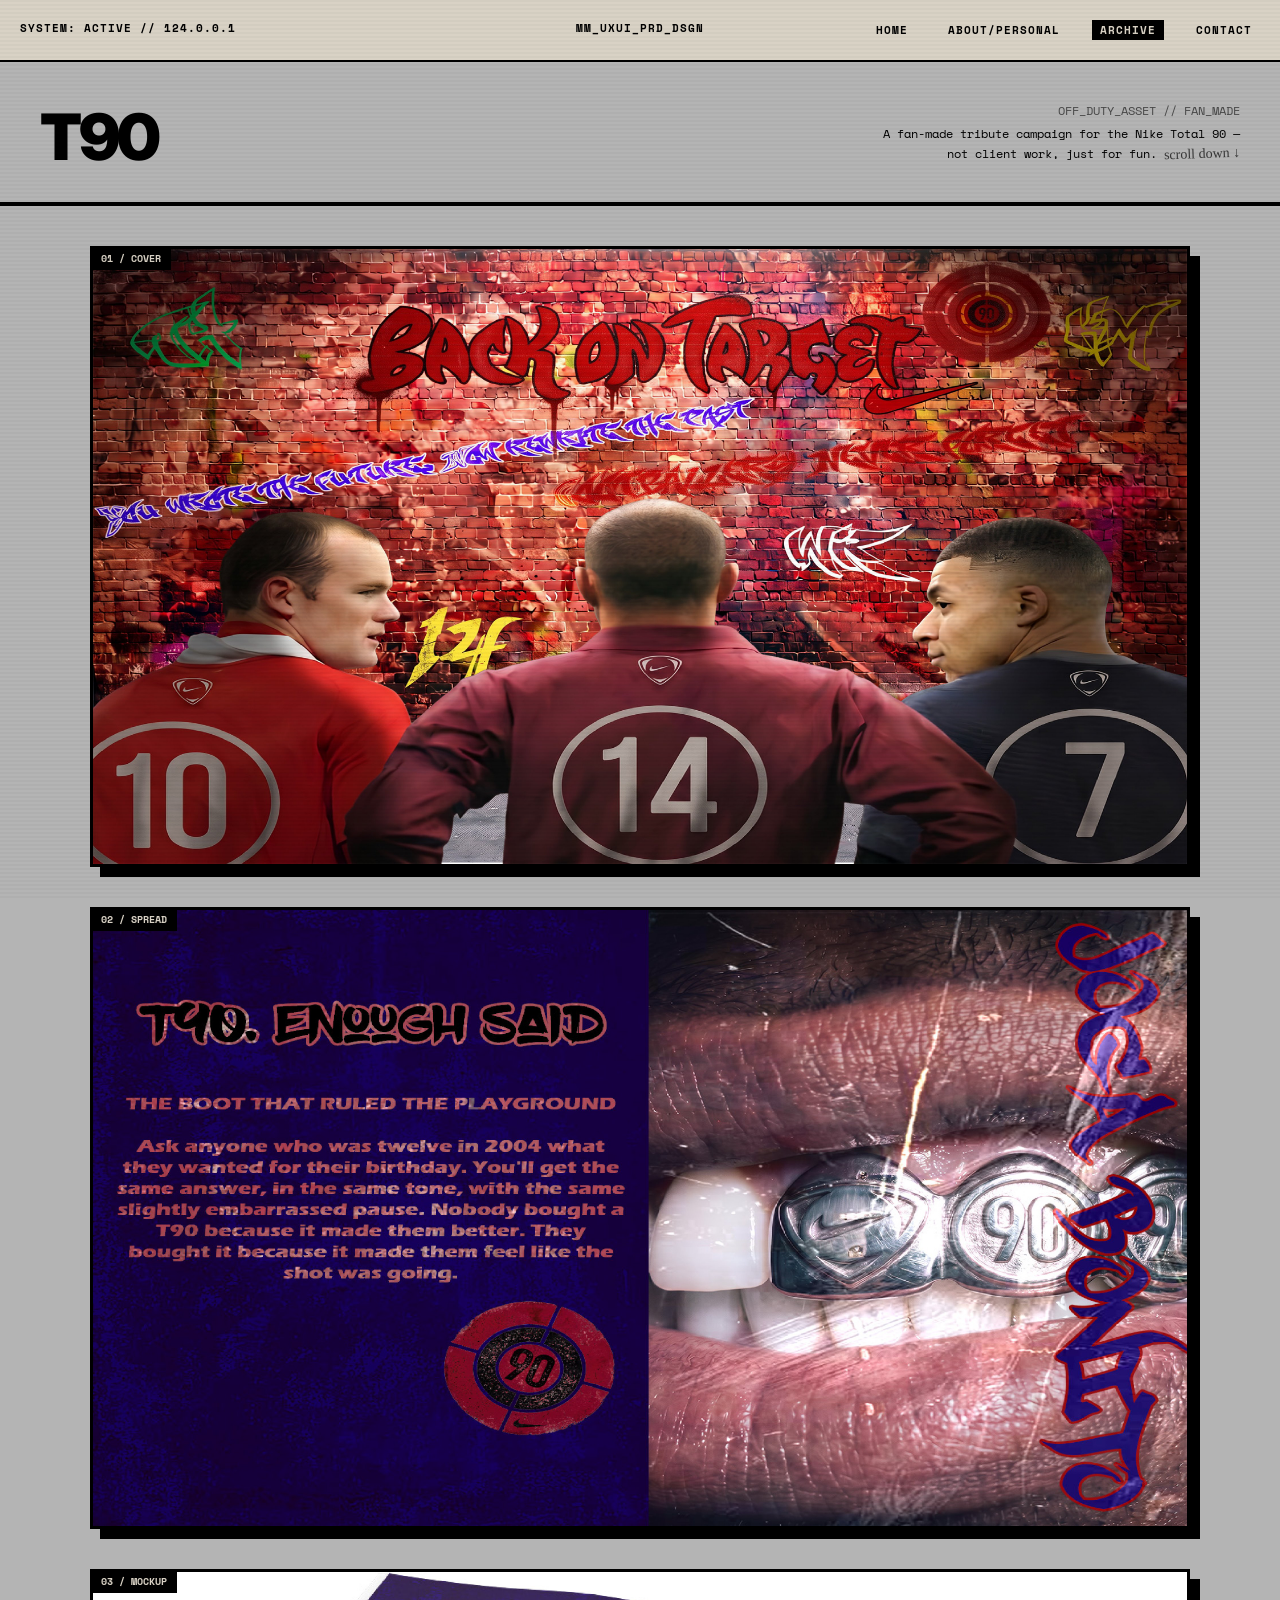
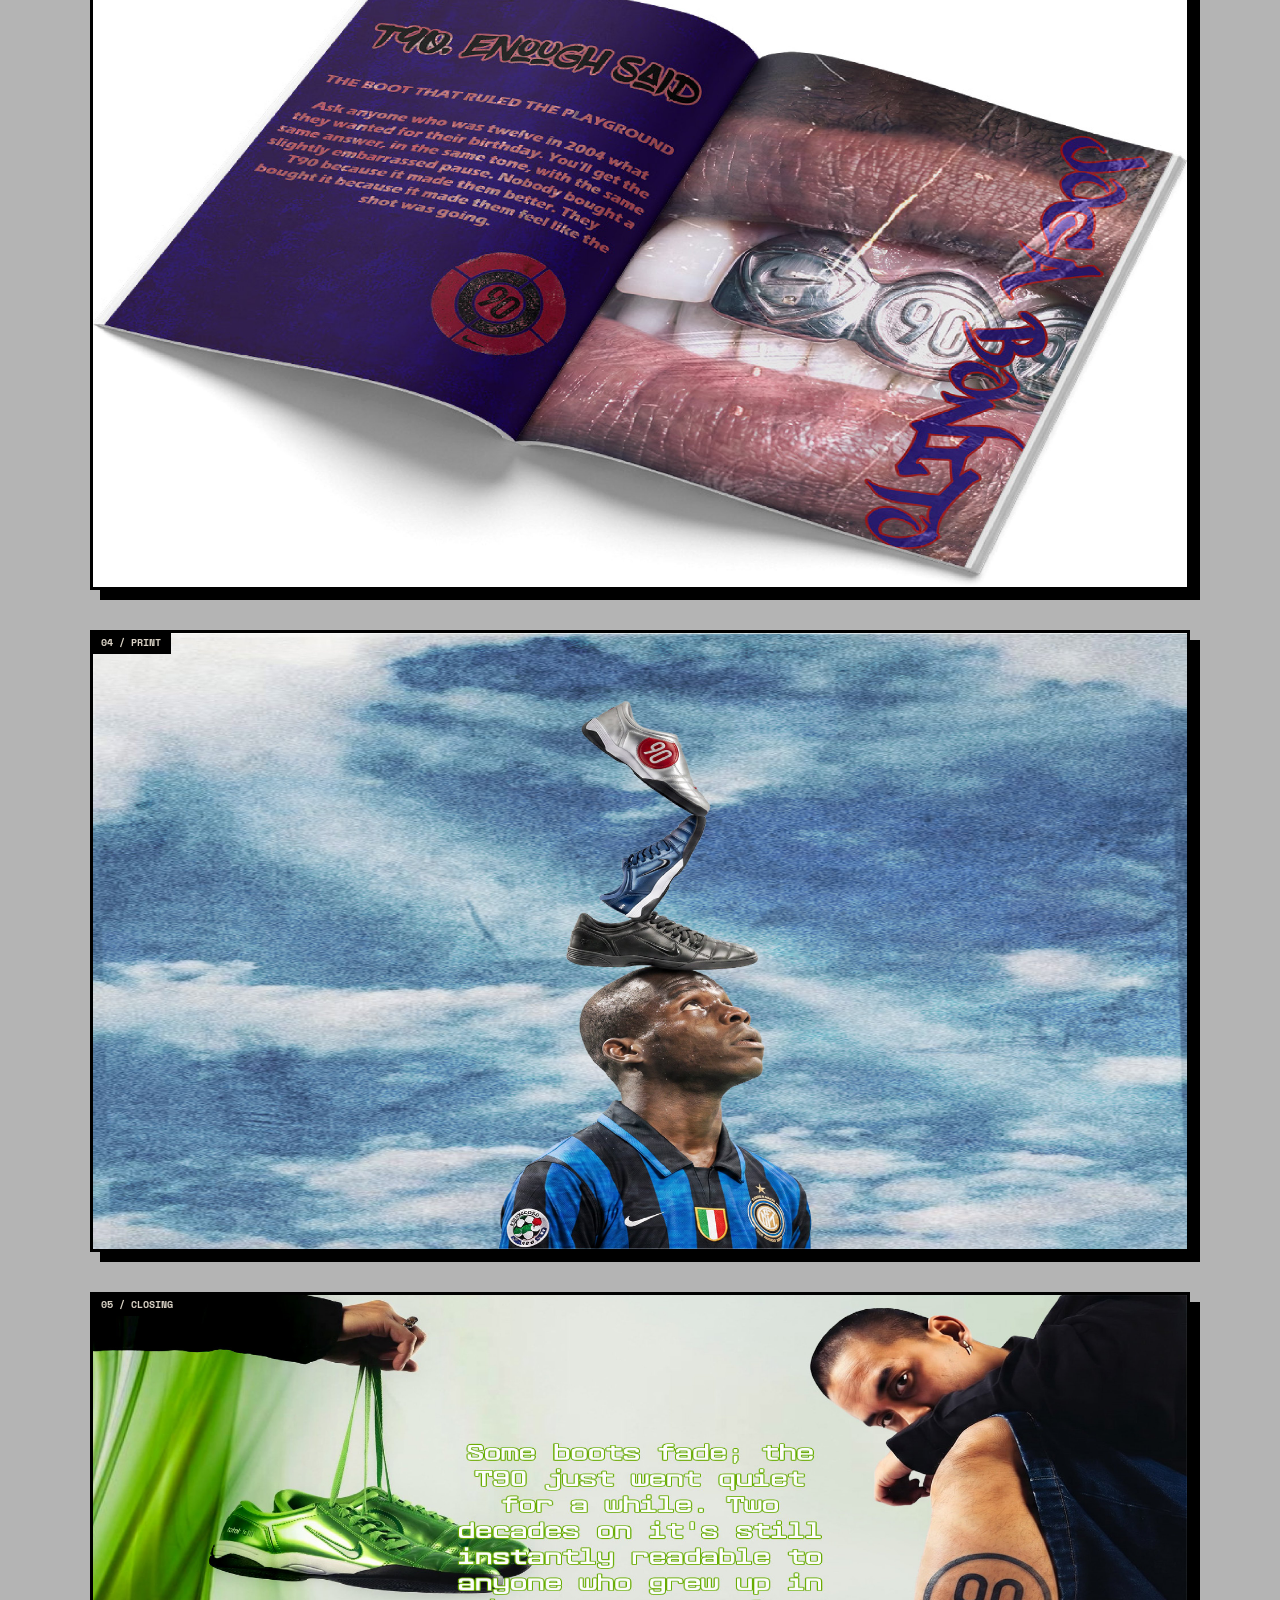
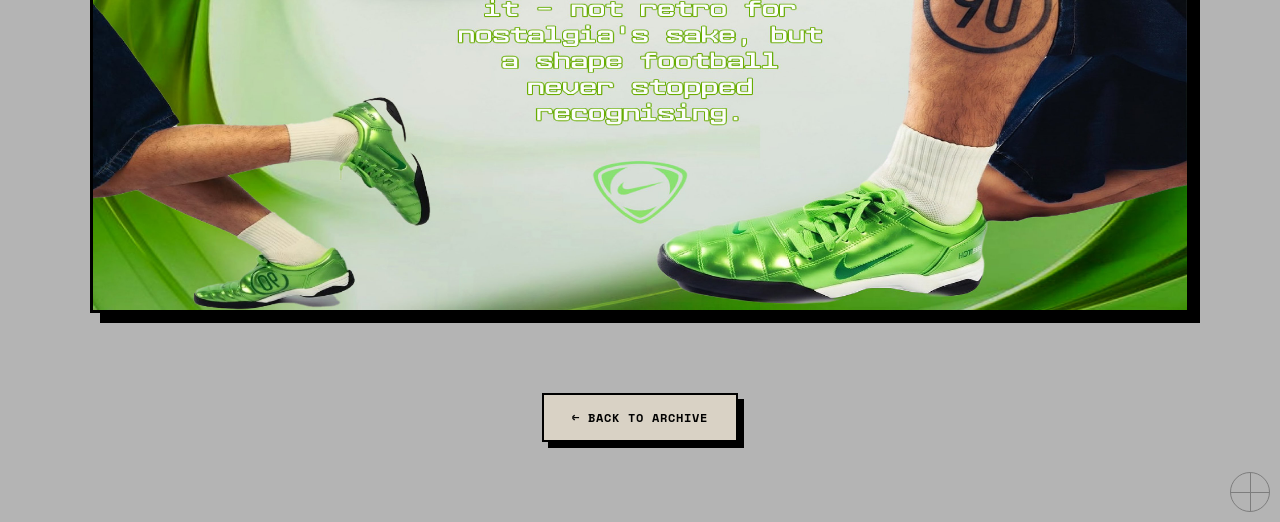
<file: Work/T90/index.html>
<html lang="en"><head>
    <meta charset="UTF-8">
    <meta name="viewport" content="width=device-width, initial-scale=1.0">
    <title>T90 // FAN CAMPAIGN — MM_ARCHIVE</title>
    <link rel="preconnect" href="https://fonts.googleapis.com">
    <link rel="preconnect" href="https://fonts.gstatic.com" crossorigin="">
    <link href="https://fonts.googleapis.com/css2?family=Inter:wght@400;900&family=Permanent+Marker&family=Space+Mono:wght@400;700&display=swap" rel="stylesheet">
    <style>
        :root {
            --concrete-gray: #B4B4B4;
            --warm-beige: #D9D2C5;
            --black: #000000;
            --off-black: #1A1A1A;
            --white: #F2F2F2;
            --scanline: rgba(0, 0, 0, 0.08);
        }

        * {
            margin: 0;
            padding: 0;
            box-sizing: border-box;
            cursor: crosshair;
        }

        a, button, input[type="submit"], input[type="button"], [role="button"] { cursor: pointer; }

        html, body {
            overflow-x: hidden;
            min-height: 100%;
        }

        body {
            background-color: var(--concrete-gray);
            color: var(--black);
            font-family: 'Inter', sans-serif;
            min-height: 100vh;
            width: 100vw;
            display: flex;
            flex-direction: column;
            position: relative;
        }

        body::before {
            content: "";
            position: fixed;
            top: 0;
            left: 0;
            width: 100%;
            height: 100%;
            background: url("data:image/svg+xml,%3Csvg viewBox='0 0 200 200' xmlns='http://www.w3.org/2000/svg'%3BaseFilter id='noiseFilter'%3E%3CfeTurbulence type='fractalNoise' baseFrequency='0.65' numOctaves='3' stitchTiles='stitch'/%3E%3C/filter%3E%3Crect width='100%25' height='100%25' filter='url(%23noiseFilter)'/%3E%3C/svg%3E");
            opacity: 0.25;
            pointer-events: none;
            z-index: 100;
        }

        body::after {
            content: "";
            position: fixed;
            top: 0;
            left: 0;
            width: 100%;
            height: 100%;
            background: linear-gradient(var(--scanline) 50%, transparent 50%);
            background-size: 100% 4px;
            pointer-events: none;
            z-index: 101;
            opacity: 0.3;
        }

        header {
            display: grid;
            grid-template-columns: 1fr auto 1fr;
            padding: 20px;
            border-bottom: 2px solid var(--black);
            font-family: 'Space Mono', monospace;
            font-size: 11px;
            font-weight: 700;
            text-transform: uppercase;
            letter-spacing: 1px;
            z-index: 10;
            background-color: var(--warm-beige);
            flex-shrink: 0;
        }

        .nav-links {
            display: flex;
            gap: 24px;
            justify-content: flex-end;
        }

        .nav-links a {
            color: var(--black);
            text-decoration: none;
            padding: 2px 8px;
            transition: all 0.1s;
        }

        .nav-links a:hover {
            background: var(--black);
            color: var(--warm-beige);
        }

        .archive-heading {
            display: flex;
            justify-content: space-between;
            align-items: flex-end;
            padding: 40px;
            border-bottom: 4px solid var(--black);
            flex-wrap: wrap;
            gap: 12px;
        }

        .archive-title {
            font-family: 'Inter', sans-serif;
            font-weight: 900;
            font-size: 64px;
            text-transform: uppercase;
            line-height: 0.8;
            letter-spacing: -3px;
        }

        .archive-meta {
            font-family: 'Space Mono', monospace;
            font-size: 12px;
            text-align: right;
            max-width: 360px;
        }

        .archive-meta .tag {
            display: block;
            opacity: 0.6;
            margin-bottom: 6px;
        }

        .scroll-hint {
            font-family: 'Permanent Marker', cursive;
            font-size: 14px;
            opacity: 0.7;
            transform: rotate(-2deg);
            display: inline-block;
            margin-top: 4px;
        }

        .gallery-scroll {
            flex-grow: 1;
            display: flex;
            flex-direction: column;
            align-items: center;
            padding: 40px 20px 80px;
            gap: 40px;
        }

        .gallery-frame {
            width: 100%;
            max-width: 1100px;
            border: 3px solid var(--black);
            box-shadow: 10px 10px 0px var(--black);
            background: var(--off-black);
            position: relative;
        }

        .gallery-frame img {
            display: block;
            width: 100%;
            height: auto;
        }

        .frame-label {
            font-family: 'Space Mono', monospace;
            font-size: 10px;
            font-weight: 700;
            background: var(--black);
            color: var(--warm-beige);
            padding: 4px 10px;
            position: absolute;
            top: -2px;
            left: -2px;
        }

        .registration-mark {
            position: absolute;
            width: 40px;
            height: 40px;
            border: 1px solid var(--black);
            border-radius: 50%;
            opacity: 0.3;
            pointer-events: none;
        }

        .registration-mark::before { content: ""; position: absolute; top: 50%; left: 0; width: 100%; height: 1px; background: var(--black); }
        .registration-mark::after { content: ""; position: absolute; left: 50%; top: 0; width: 1px; height: 100%; background: var(--black); }

        .reg-tl { top: 10px; left: 10px; }
        .back-to-archive {
            display: inline-block;
            margin-top: 40px;
            padding: 14px 28px;
            border: 2px solid var(--black);
            background: var(--warm-beige);
            color: var(--black);
            font-family: 'Space Mono', monospace;
            font-weight: 700;
            font-size: 12px;
            text-transform: uppercase;
            letter-spacing: 1px;
            text-decoration: none;
            box-shadow: 6px 6px 0px var(--black);
            transition: all 0.15s;
        }
        .back-to-archive:hover {
            background: var(--black);
            color: var(--warm-beige);
            transform: translate(-3px, -3px);
            box-shadow: 9px 9px 0px var(--black);
        }
        .reg-br { bottom: 10px; right: 10px; }

        @media (max-width: 640px) {
            header {
                grid-template-columns: 1fr;
                gap: 8px;
                text-align: center;
                padding: 12px 16px;
            }
            .nav-links {
                justify-content: center;
                flex-wrap: wrap;
                gap: 10px 16px;
            }
            .archive-heading {
                flex-direction: column;
                align-items: flex-start;
                padding: 20px 16px 16px;
            }
            .archive-title { font-size: 15vw; }
            .archive-meta { text-align: left; max-width: none; }
            .gallery-scroll { padding: 24px 12px 60px; gap: 24px; }
        }
    </style>
</head>
<body>
    <div class="registration-mark reg-tl"></div>
    <div class="registration-mark reg-br"></div>

    <header>
        <div class="status">SYSTEM: ACTIVE // 124.0.0.1</div>
        <div class="logo">MM_UXUI_PRD_DSGN</div>
        <nav class="nav-links">
            <a href="../../index.html#home">HOME</a>
            <a href="../../About/index.html">ABOUT/PERSONAL</a>
            <a href="../../index.html#archive" style="background: var(--black); color: var(--warm-beige);">ARCHIVE</a>
            <a href="../../index.html#contact">CONTACT</a>
        </nav>
    </header>

    <div class="archive-heading">
        <h1 class="archive-title">T90</h1>
        <div class="archive-meta">
            <span class="tag">OFF_DUTY_ASSET // FAN_MADE</span>
            A fan-made tribute campaign for the Nike Total 90 — not client work, just for fun.
            <span class="scroll-hint">scroll down ↓</span>
        </div>
    </div>

    <main class="gallery-scroll">
        <div class="gallery-frame">
            <span class="frame-label">01 / COVER</span>
            <img src="page1.jpg" alt="T90 tribute campaign cover — Back On Target">
        </div>
        <div class="gallery-frame">
            <span class="frame-label">02 / SPREAD</span>
            <img src="page2.jpg" alt="T90. Enough said — magazine spread">
        </div>
        <div class="gallery-frame">
            <span class="frame-label">03 / MOCKUP</span>
            <img src="page3.jpg" alt="Magazine spread 3D mockup">
        </div>
        <div class="gallery-frame">
            <span class="frame-label">04 / PRINT</span>
            <img src="page4.jpg" alt="Floating boots poster">
        </div>
        <div class="gallery-frame">
            <span class="frame-label">05 / CLOSING</span>
            <img src="page5.jpg" alt="Closing quote poster with green boots">
        </div>
        <a href="../../index.html#archive" class="back-to-archive">&larr; BACK TO ARCHIVE</a>
    </main>
</body></html>
</file>
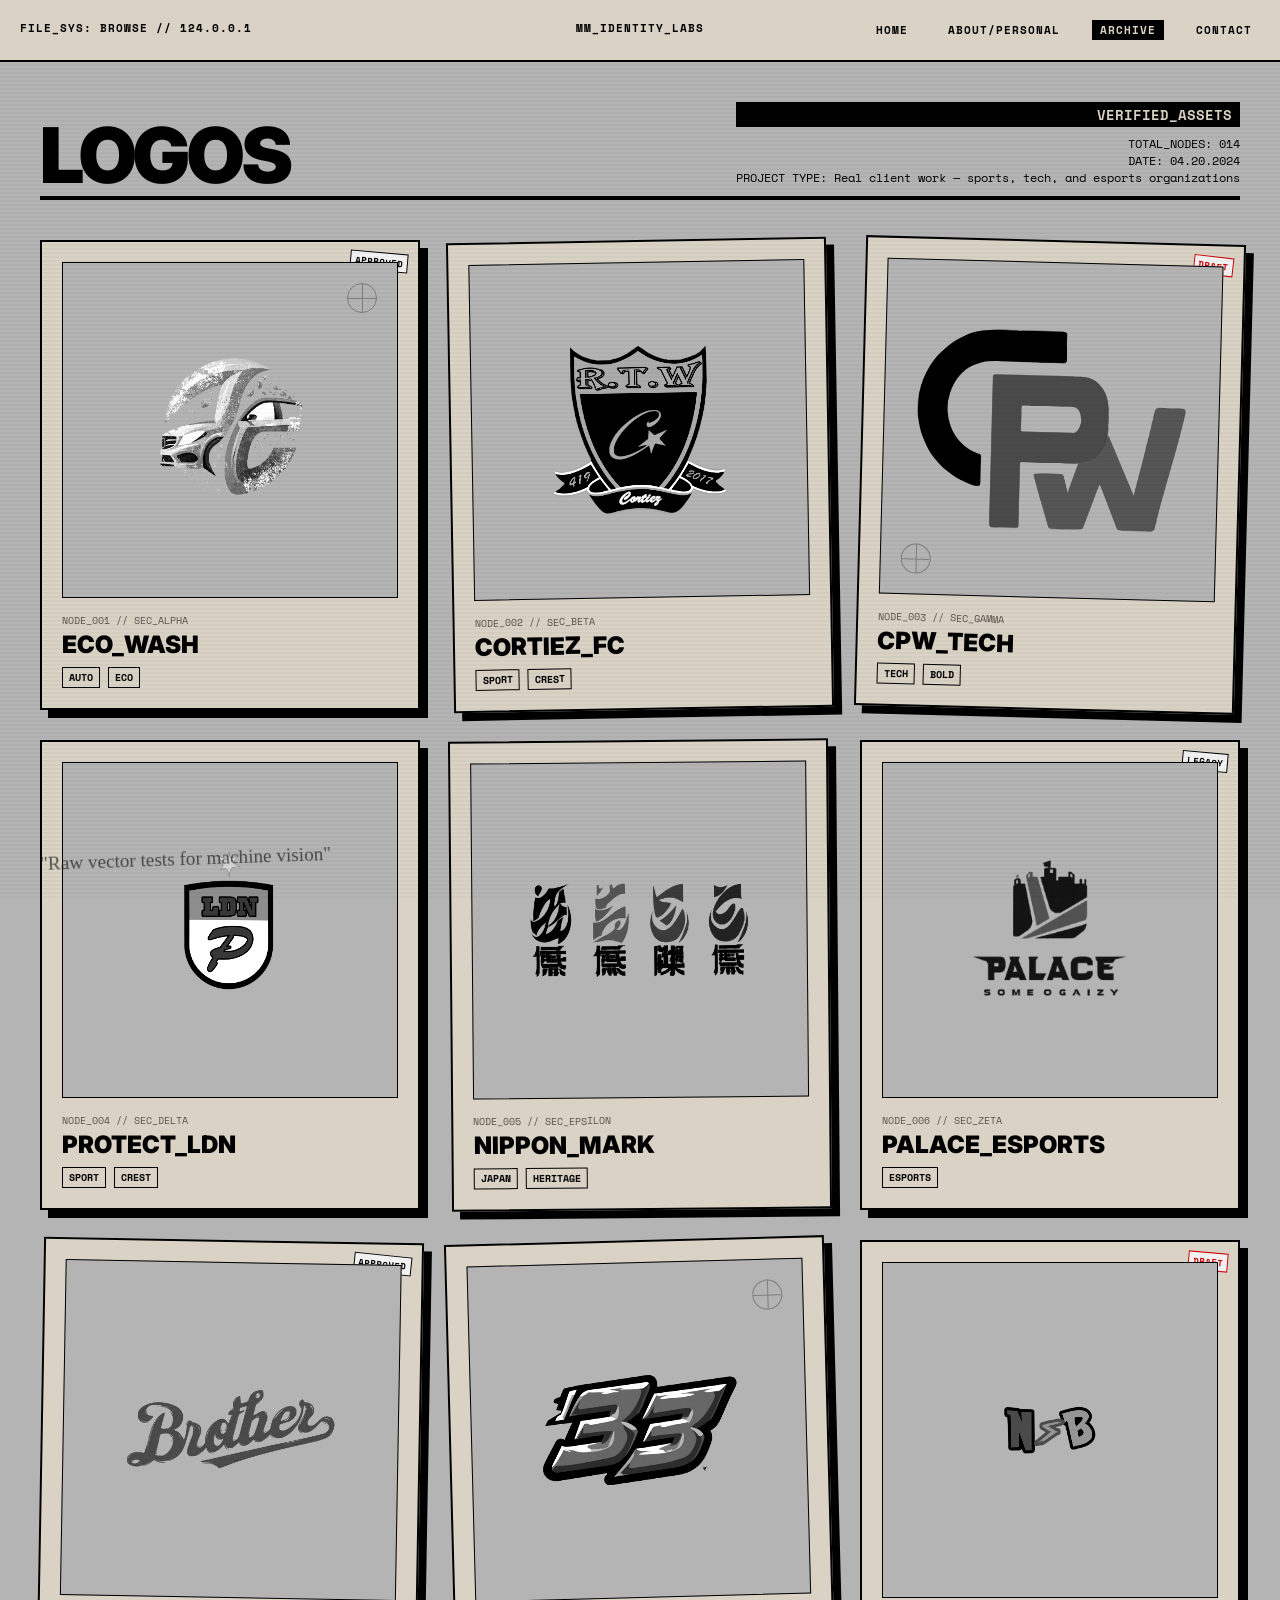
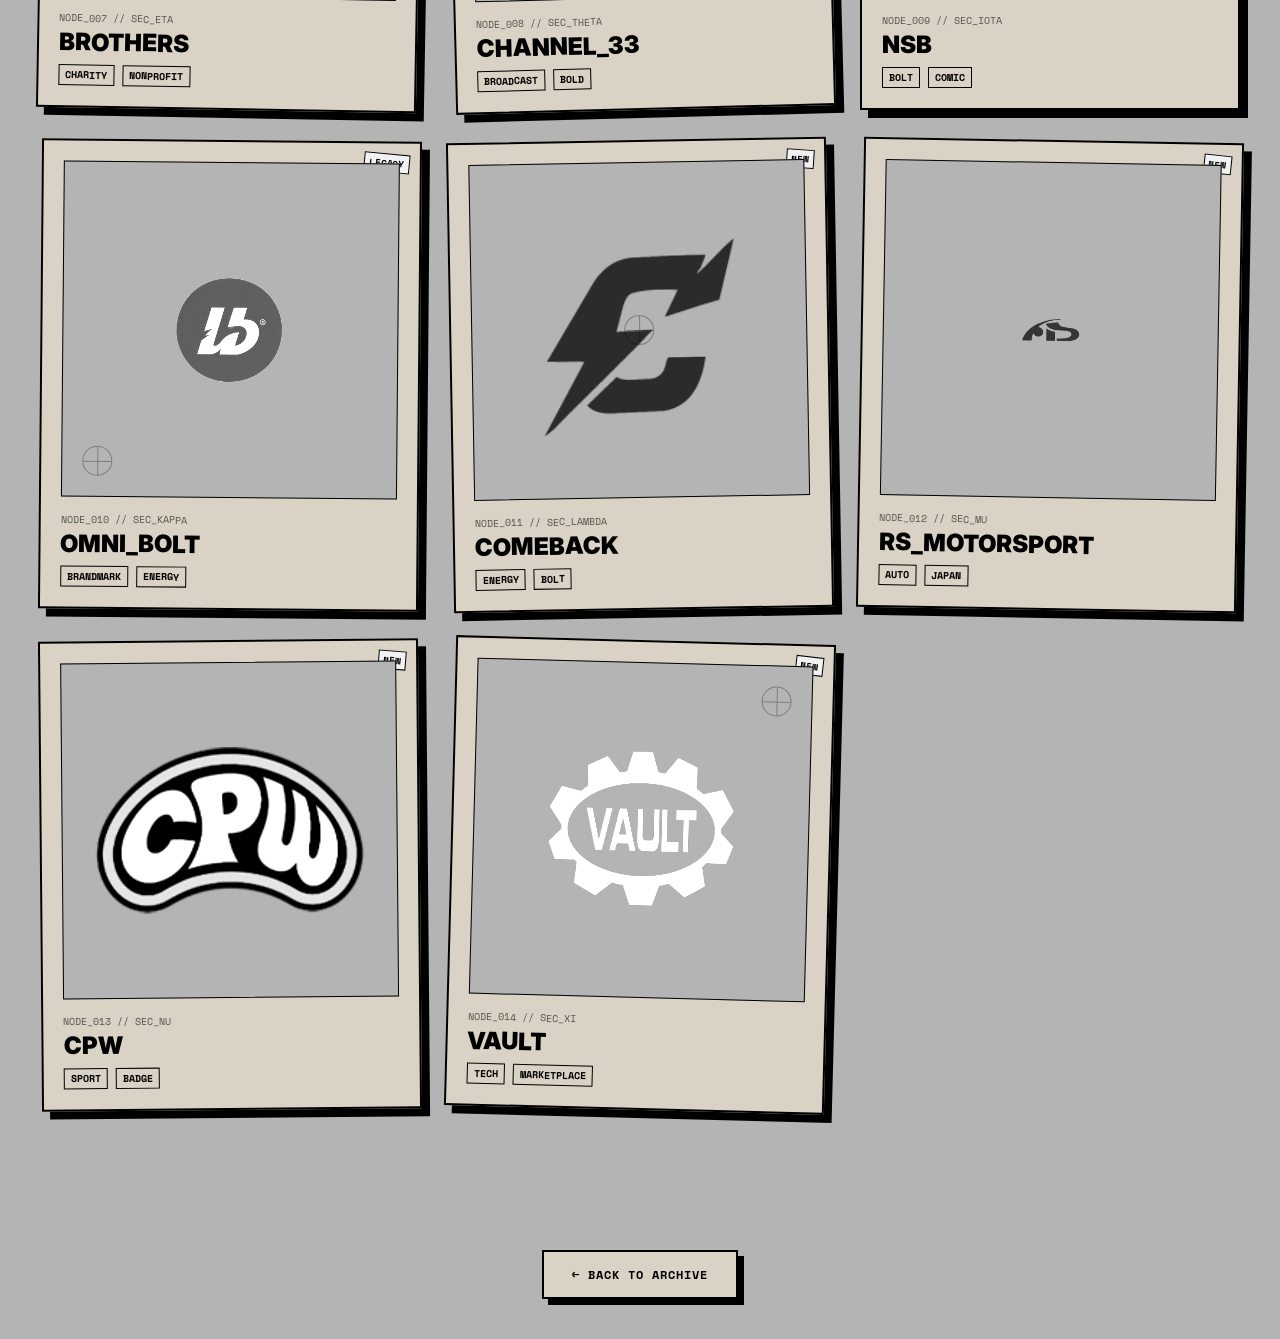
<file: Work/Logo page/design-907b3950-f401-42c0-8f57-3ae9c3d79c39.html>
<html lang="en" vid="0"><head vid="1">
    <meta charset="UTF-8" vid="2">
    <meta name="viewport" content="width=device-width, initial-scale=1.0" vid="3">
    <title vid="4">MM_UXUI_PRD_DSGN // LOGO_ARCHIVE</title>
    <link rel="preconnect" href="https://fonts.googleapis.com" vid="5">
    <link rel="preconnect" href="https://fonts.gstatic.com" crossorigin="" vid="6">
    <link href="https://fonts.googleapis.com/css2?family=Inter:wght@400;900&amp;family=Permanent+Marker&amp;family=Space+Mono:wght@400;700&amp;display=swap" rel="stylesheet" vid="7">
    <style vid="8">
        :root {
            --concrete-gray: #B4B4B4;
            --warm-beige: #D9D2C5;
            --black: #000000;
            --off-black: #1A1A1A;
            --white: #F2F2F2;
            --scanline: rgba(0, 0, 0, 0.08);
        }

        * {
            margin: 0;
            padding: 0;
            box-sizing: border-box;
            cursor: crosshair;
        }

        a, button, input[type="submit"], input[type="button"], [role="button"] { cursor: pointer; }

        html, body {
            height: 100%;
            background-color: var(--concrete-gray);
        }

        body {
            color: var(--black);
            font-family: 'Inter', sans-serif;
            width: 100vw;
            display: flex;
            flex-direction: column;
            position: relative;
            overflow-x: hidden;
        }

        body::before {
            content: "";
            position: fixed;
            top: 0;
            left: 0;
            width: 100%;
            height: 100%;
            background: url("data:image/svg+xml,%3Csvg viewBox='0 0 200 200' xmlns='http://www.w3.org/2000/svg'%3BaseFilter id='noiseFilter'%3E%3CfeTurbulence type='fractalNoise' baseFrequency='0.65' numOctaves='3' stitchTiles='stitch'/%3E%3C/filter%3E%3Crect width='100%25' height='100%25' filter='url(%23noiseFilter)'/%3E%3C/svg%3E");
            opacity: 0.25;
            pointer-events: none;
            z-index: 100;
        }

        body::after {
            content: "";
            position: fixed;
            top: 0;
            left: 0;
            width: 100%;
            height: 100%;
            background: linear-gradient(var(--scanline) 50%, transparent 50%);
            background-size: 100% 4px;
            pointer-events: none;
            z-index: 101;
            opacity: 0.3;
        }

        header {
            display: grid;
            grid-template-columns: 1fr auto 1fr;
            padding: 20px;
            border-bottom: 2px solid var(--black);
            font-family: 'Space Mono', monospace;
            font-size: 11px;
            font-weight: 700;
            text-transform: uppercase;
            letter-spacing: 1px;
            z-index: 1000;
            background-color: var(--warm-beige);
            position: sticky;
            top: 0;
        }

        .nav-links {
            display: flex;
            gap: 24px;
            justify-content: flex-end;
        }

        .nav-links a {
            color: var(--black);
            text-decoration: none;
            padding: 2px 8px;
            transition: all 0.1s;
        }

        .nav-links a:hover {
            background: var(--black);
            color: var(--warm-beige);
        }

        .back-to-archive {
            display: inline-block;
            align-self: center;
            margin-top: 20px;
            padding: 14px 28px;
            border: 2px solid var(--black);
            background: var(--warm-beige);
            color: var(--black);
            font-family: 'Space Mono', monospace;
            font-weight: 700;
            font-size: 12px;
            text-transform: uppercase;
            letter-spacing: 1px;
            text-decoration: none;
            box-shadow: 6px 6px 0px var(--black);
            transition: all 0.15s;
        }
        .back-to-archive:hover {
            background: var(--black);
            color: var(--warm-beige);
            transform: translate(-3px, -3px);
            box-shadow: 9px 9px 0px var(--black);
        }

        main {
            flex-grow: 1;
            padding: 40px;
            display: flex;
            flex-direction: column;
            gap: 40px;
        }

        .archive-header {
            display: flex;
            justify-content: space-between;
            align-items: flex-end;
            border-bottom: 4px solid var(--black);
            padding-bottom: 10px;
        }

        .archive-title {
            font-size: 6vw;
            font-weight: 900;
            text-transform: uppercase;
            line-height: 0.8;
            letter-spacing: -0.04em;
        }

        .archive-meta {
            font-family: 'Space Mono', monospace;
            text-align: right;
        }

        .meta-tag {
            background: var(--black);
            color: var(--warm-beige);
            padding: 2px 8px;
            font-size: 14px;
            font-weight: 700;
        }

        .logo-grid {
            display: grid;
            grid-template-columns: repeat(auto-fill, minmax(320px, 1fr));
            gap: 30px;
            padding-bottom: 80px;
        }

        .logo-card {
            background: var(--warm-beige);
            border: 2px solid var(--black);
            padding: 20px;
            display: flex;
            flex-direction: column;
            gap: 15px;
            position: relative;
            box-shadow: 8px 8px 0px var(--black);
            transition: transform 0.2s;
        }

        .logo-card:hover {
            transform: translate(-4px, -4px);
            box-shadow: 12px 12px 0px var(--black);
        }

        .logo-visual {
            width: 100%;
            aspect-ratio: 1;
            background: var(--concrete-gray);
            border: 1px solid var(--black);
            display: flex;
            align-items: center;
            justify-content: center;
            overflow: hidden;
            position: relative;
        }

        .logo-visual img {
            width: 80%;
            height: 80%;
            object-fit: contain;
            filter: grayscale(1) contrast(1.2);
            transition: filter 0.3s ease;
        }

        .logo-card:hover .logo-visual img {
            filter: grayscale(0) contrast(1);
        }

        .logo-info {
            display: flex;
            flex-direction: column;
            gap: 5px;
        }

        .project-id {
            font-family: 'Space Mono', monospace;
            font-size: 10px;
            opacity: 0.6;
        }

        .project-title {
            font-size: 24px;
            font-weight: 900;
            text-transform: uppercase;
            line-height: 1;
        }

        .category-tags {
            display: flex;
            gap: 8px;
            flex-wrap: wrap;
            margin-top: 5px;
        }

        .tag {
            font-family: 'Space Mono', monospace;
            font-size: 10px;
            border: 1px solid var(--black);
            padding: 2px 6px;
            font-weight: 700;
            text-transform: uppercase;
        }

        .stamp-small {
            position: absolute;
            top: 10px;
            right: 10px;
            font-family: 'Space Mono', monospace;
            font-size: 9px;
            font-weight: 900;
            border: 1px solid var(--black);
            padding: 2px 4px;
            transform: rotate(5deg);
            background: var(--white);
            pointer-events: none;
        }

        .marker-note {
            font-family: 'Permanent Marker', cursive;
            font-size: 1.2rem;
            color: var(--off-black);
            opacity: 0.7;
            position: fixed;
            bottom: 30px;
            left: 40px;
            transform: rotate(-2deg);
            z-index: 100;
        }

        .registration-mark {
            position: absolute;
            width: 30px;
            height: 30px;
            border: 1px solid var(--black);
            border-radius: 50%;
            opacity: 0.3;
        }
        .registration-mark::before { content: ""; position: absolute; top: 50%; left: 0; width: 100%; height: 1px; background: var(--black); }
        .registration-mark::after { content: ""; position: absolute; left: 50%; top: 0; width: 1px; height: 100%; background: var(--black); }

        .reg-tr { top: 20px; right: 20px; }
        .reg-bl { bottom: 20px; left: 20px; }

        @media (max-width: 640px) {
            header {
                grid-template-columns: 1fr;
                gap: 8px;
                text-align: center;
                padding: 12px 16px;
            }
            .nav-links {
                justify-content: center;
                flex-wrap: wrap;
                gap: 10px 16px;
            }
            main { padding: 16px; gap: 24px; }
            .archive-header {
                flex-direction: column;
                align-items: flex-start;
                gap: 8px;
            }
            .archive-title { font-size: 15vw; }
            .archive-meta { text-align: left; }
            .logo-grid {
                grid-template-columns: 1fr;
            }
        }
    </style>
</head>
<body vid="9">
    <header vid="10">
        <div class="status" vid="11">FILE_SYS: BROWSE // 124.0.0.1</div>
        <div class="logo" vid="12">MM_IDENTITY_LABS</div>
        <nav class="nav-links" vid="13">
            <a href="../../index.html#home" vid="14">HOME</a>
            <a href="../../About/index.html">ABOUT/PERSONAL</a>
            <a href="../../index.html#archive" vid="15" style="background: var(--black); color: var(--warm-beige);">ARCHIVE</a>
            <a href="../../index.html#contact" vid="16">CONTACT</a>
        </nav>
    </header>

    <main vid="17">
        <div class="archive-header" vid="18">
            <h1 class="archive-title" vid="19">LOGOS</h1>
            <div class="archive-meta" vid="21">
                <div class="meta-tag" vid="22">VERIFIED_ASSETS</div>
                <p style="font-family: 'Space Mono'; font-size: 12px; margin-top: 8px;" vid="23">TOTAL_NODES: 014<br vid="24">DATE: 04.20.2024<br>PROJECT TYPE: Real client work — sports, tech, and esports organizations</p>
            </div>
        </div>

        <div class="logo-grid" vid="25">
            
            <div class="logo-card" vid="26">
                <div class="stamp-small" vid="27">APPROVED</div>
                <div class="logo-visual" vid="28">
                    <img src="car wash png.png" alt="Car Wash Logo" vid="29">
                    <div class="registration-mark reg-tr" vid="30"></div>
                </div>
                <div class="logo-info" vid="31">
                    <span class="project-id" vid="32">NODE_001 // SEC_ALPHA</span>
                    <h2 class="project-title" vid="33">ECO_WASH</h2>
                    <div class="category-tags" vid="34">
                        <span class="tag" vid="35">AUTO</span>
                        <span class="tag" vid="36">ECO</span>
                    </div>
                </div>
            </div>

            <div class="logo-card" vid="37" style="transform: rotate(-1deg);">
                <div class="logo-visual" vid="38">
                    <img src="Cortiez football logo.png" alt="Cortiez Football Logo" vid="39">
                </div>
                <div class="logo-info" vid="40">
                    <span class="project-id" vid="41">NODE_002 // SEC_BETA</span>
                    <h2 class="project-title" vid="42">CORTIEZ_FC</h2>
                    <div class="category-tags" vid="43">
                        <span class="tag" vid="44">SPORT</span>
                        <span class="tag" vid="45">CREST</span>
                    </div>
                </div>
            </div>

            <div class="logo-card" vid="46" style="transform: rotate(1.5deg);">
                <div class="stamp-small" vid="47" style="border-color: #cc0000; color: #cc0000;">DRAFT</div>
                <div class="logo-visual" vid="48">
                    <img src="cpw tech logo 2.png" alt="CPW Tech Logo" vid="49">
                    <div class="registration-mark reg-bl" vid="50"></div>
                </div>
                <div class="logo-info" vid="51">
                    <span class="project-id" vid="52">NODE_003 // SEC_GAMMA</span>
                    <h2 class="project-title" vid="53">CPW_TECH</h2>
                    <div class="category-tags" vid="54">
                        <span class="tag" vid="55">TECH</span>
                        <span class="tag" vid="56">BOLD</span>
                    </div>
                </div>
            </div>

            <div class="logo-card" vid="57">
                <div class="logo-visual" vid="58">
                    <img src="Protect ldn football logo.png" alt="Protect LDN Football Logo" vid="59">
                </div>
                <div class="logo-info" vid="60">
                    <span class="project-id" vid="61">NODE_004 // SEC_DELTA</span>
                    <h2 class="project-title" vid="62">PROTECT_LDN</h2>
                    <div class="category-tags" vid="63">
                        <span class="tag" vid="64">SPORT</span>
                        <span class="tag" vid="65">CREST</span>
                    </div>
                </div>
            </div>

            <div class="logo-card" vid="66" style="transform: rotate(-0.5deg);">
                <div class="logo-visual" vid="67">
                    <img src="JAPAN LGOG.png" alt="Japan Logo" vid="68">
                </div>
                <div class="logo-info" vid="69">
                    <span class="project-id" vid="70">NODE_005 // SEC_EPSILON</span>
                    <h2 class="project-title" vid="71">NIPPON_MARK</h2>
                    <div class="category-tags" vid="72">
                        <span class="tag" vid="73">JAPAN</span>
                        <span class="tag" vid="74">HERITAGE</span>
                    </div>
                </div>
            </div>

            <div class="logo-card" vid="75">
                <div class="stamp-small" vid="76">LEGACY</div>
                <div class="logo-visual" vid="77">
                    <img src="PALACE.png" alt="Palace Esports Logo" vid="78">
                </div>
                <div class="logo-info" vid="79">
                    <span class="project-id" vid="80">NODE_006 // SEC_ZETA</span>
                    <h2 class="project-title" vid="81">PALACE_ESPORTS</h2>
                    <div class="category-tags" vid="82">
                        <span class="tag" vid="83">ESPORTS</span>
                    </div>
                </div>
            </div>

            <div class="logo-card" vid="84" style="transform: rotate(1deg);">
                <div class="stamp-small" vid="85">APPROVED</div>
                <div class="logo-visual" vid="86">
                    <img src="BROTHERS.png" alt="Brothers Logo" vid="87">
                </div>
                <div class="logo-info" vid="88">
                    <span class="project-id" vid="89">NODE_007 // SEC_ETA</span>
                    <h2 class="project-title" vid="90">BROTHERS</h2>
                    <div class="category-tags" vid="91">
                        <span class="tag" vid="92">CHARITY</span>
                        <span class="tag" vid="93">NONPROFIT</span>
                    </div>
                </div>
            </div>

            <div class="logo-card" vid="94" style="transform: rotate(-1.5deg);">
                <div class="logo-visual" vid="95">
                    <img src="channel33_transparent.png" alt="Channel 33 Brandmark" vid="96">
                    <div class="registration-mark reg-tr" vid="97"></div>
                </div>
                <div class="logo-info" vid="98">
                    <span class="project-id" vid="99">NODE_008 // SEC_THETA</span>
                    <h2 class="project-title" vid="100">CHANNEL_33</h2>
                    <div class="category-tags" vid="101">
                        <span class="tag" vid="102">BROADCAST</span>
                        <span class="tag" vid="103">BOLD</span>
                    </div>
                </div>
            </div>

            <div class="logo-card" vid="104">
                <div class="stamp-small" vid="105" style="border-color: #cc0000; color: #cc0000;">DRAFT</div>
                <div class="logo-visual" vid="106">
                    <img src="NSB Logo 2.png" alt="NSB Logo" vid="107">
                </div>
                <div class="logo-info" vid="108">
                    <span class="project-id" vid="109">NODE_009 // SEC_IOTA</span>
                    <h2 class="project-title" vid="110">NSB</h2>
                    <div class="category-tags" vid="111">
                        <span class="tag" vid="112">BOLT</span>
                        <span class="tag" vid="113">COMIC</span>
                    </div>
                </div>
            </div>

            <div class="logo-card" vid="114" style="transform: rotate(0.5deg);">
                <div class="stamp-small" vid="115">LEGACY</div>
                <div class="logo-visual" vid="116">
                    <img src="omni_bolt_transparent.png" alt="Omni Bolt Logo" vid="117">
                    <div class="registration-mark reg-bl" vid="118"></div>
                </div>
                <div class="logo-info" vid="119">
                    <span class="project-id" vid="120">NODE_010 // SEC_KAPPA</span>
                    <h2 class="project-title" vid="121">OMNI_BOLT</h2>
                    <div class="category-tags" vid="122">
                        <span class="tag" vid="123">BRANDMARK</span>
                        <span class="tag" vid="124">ENERGY</span>
                    </div>
                </div>
            </div>

            <div class="logo-card" style="transform: rotate(-1deg);">
                <div class="stamp-small">NEW</div>
                <div class="logo-visual">
                    <img src="Artboard 1.png" alt="Comeback Logo">
                    <div class="registration-mark reg-tl"></div>
                </div>
                <div class="logo-info">
                    <span class="project-id">NODE_011 // SEC_LAMBDA</span>
                    <h2 class="project-title">COMEBACK</h2>
                    <div class="category-tags">
                        <span class="tag">ENERGY</span>
                        <span class="tag">BOLT</span>
                    </div>
                </div>
            </div>

            <div class="logo-card" style="transform: rotate(1deg);">
                <div class="stamp-small">NEW</div>
                <div class="logo-visual">
                    <img src="japan logo.png" alt="Japan Motorsport Logo">
                </div>
                <div class="logo-info">
                    <span class="project-id">NODE_012 // SEC_MU</span>
                    <h2 class="project-title">RS_MOTORSPORT</h2>
                    <div class="category-tags">
                        <span class="tag">AUTO</span>
                        <span class="tag">JAPAN</span>
                    </div>
                </div>
            </div>

            <div class="logo-card" style="transform: rotate(-0.5deg);">
                <div class="stamp-small">NEW</div>
                <div class="logo-visual">
                    <img src="cpw.png" alt="CPW Logo">
                </div>
                <div class="logo-info">
                    <span class="project-id">NODE_013 // SEC_NU</span>
                    <h2 class="project-title">CPW</h2>
                    <div class="category-tags">
                        <span class="tag">SPORT</span>
                        <span class="tag">BADGE</span>
                    </div>
                </div>
            </div>

            <div class="logo-card" style="transform: rotate(1.5deg);">
                <div class="stamp-small">NEW</div>
                <div class="logo-visual">
                    <img src="vault logo.png" alt="Vault Logo">
                    <div class="registration-mark reg-tr"></div>
                </div>
                <div class="logo-info">
                    <span class="project-id">NODE_014 // SEC_XI</span>
                    <h2 class="project-title">VAULT</h2>
                    <div class="category-tags">
                        <span class="tag">TECH</span>
                        <span class="tag">MARKETPLACE</span>
                    </div>
                </div>
            </div>

        </div>

        <div style="text-align: center;">
            <a href="../../index.html#archive" class="back-to-archive">&larr; BACK TO ARCHIVE</a>
        </div>
    </main>

    <div class="marker-note" vid="125">"Raw vector tests for machine vision"</div>

    <script vid="126">
        
        document.querySelectorAll('.logo-card').forEach(card => {
            card.addEventListener('mouseenter', () => {
                card.style.backgroundColor = 'var(--white)';
            });
            card.addEventListener('mouseleave', () => {
                card.style.backgroundColor = 'var(--warm-beige)';
            });
        });

        
        window.addEventListener('scroll', () => {
            const scrolled = window.pageYOffset;
            const marker = document.querySelector('.marker-note');
            marker.style.transform = `rotate(${-2 + scrolled * 0.01}deg) translateY(${scrolled * 0.1}px)`;
        });
    </script>


</body></html>
</file>
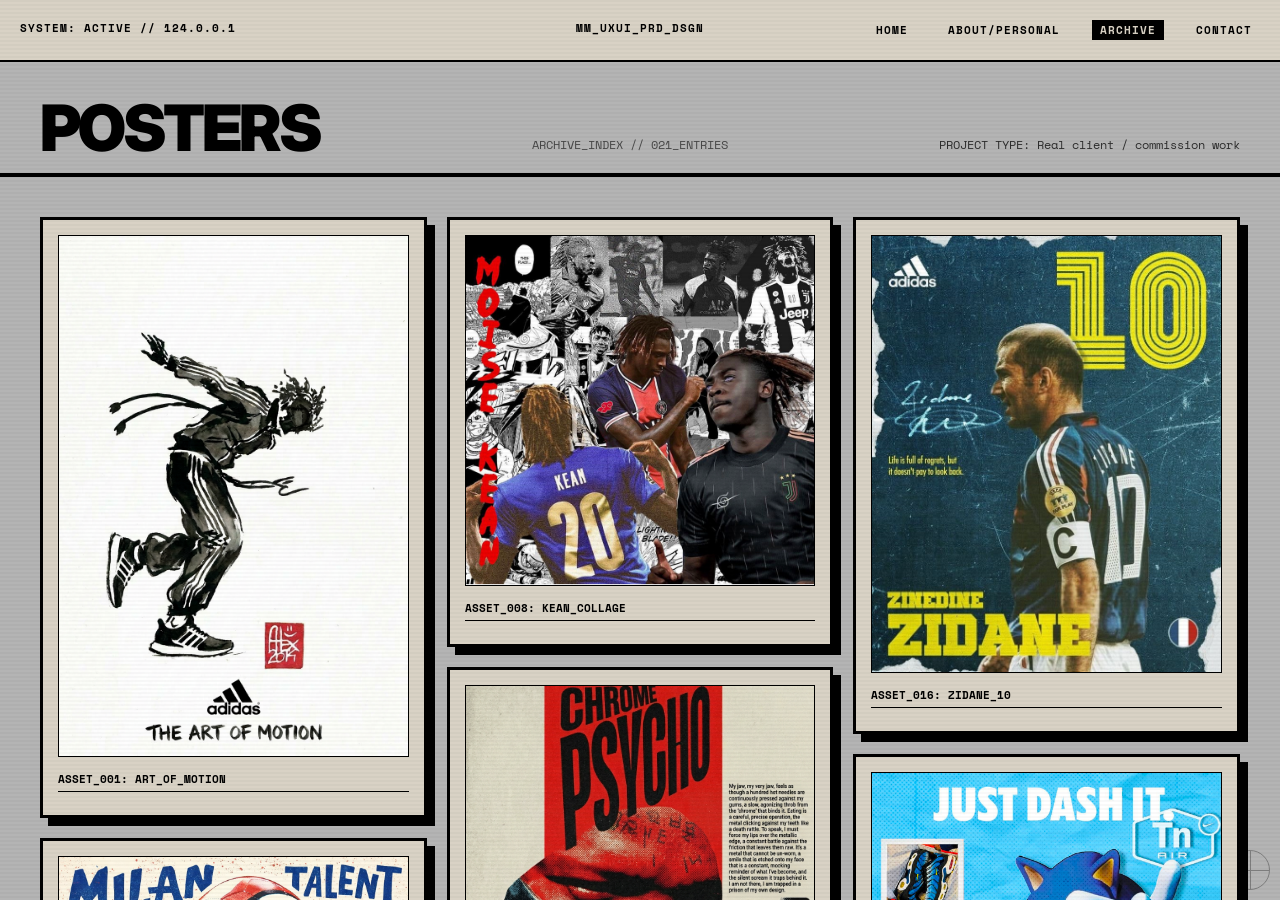
<file: Work/posters/design-e0f854ff-111f-4a51-8a0a-86e538d0ee48.html>
<html lang="en" vid="0"><head vid="1">
    <meta charset="UTF-8" vid="2">
    <meta name="viewport" content="width=device-width, initial-scale=1.0" vid="3">
    <title vid="4">MM_ARCHIVE // POSTER_GALLERY</title>
    <link rel="preconnect" href="https://fonts.googleapis.com" vid="5">
    <link rel="preconnect" href="https://fonts.gstatic.com" crossorigin="" vid="6">
    <link href="https://fonts.googleapis.com/css2?family=Inter:wght@400;900&amp;family=Permanent+Marker&amp;family=Space+Mono:wght@400;700&amp;display=swap" rel="stylesheet" vid="7">
    <style vid="8">
        :root {
            --concrete-gray: #B4B4B4;
            --warm-beige: #D9D2C5;
            --black: #000000;
            --off-black: #1A1A1A;
            --white: #F2F2F2;
            --scanline: rgba(0, 0, 0, 0.08);
            --border-heavy: 3px solid #000000;
        }

        * {
            margin: 0;
            padding: 0;
            box-sizing: border-box;
            cursor: crosshair;
        }

        a, button, input[type="submit"], input[type="button"], [role="button"] { cursor: pointer; }

        html, body {
            overflow: hidden;
            height: 100%;
        }

        body {
            background-color: var(--concrete-gray);
            color: var(--black);
            font-family: 'Inter', sans-serif;
            height: 100vh;
            width: 100vw;
            display: flex;
            flex-direction: column;
            position: relative;
        }

        body::before {
            content: "";
            position: fixed;
            top: 0;
            left: 0;
            width: 100%;
            height: 100%;
            background: url("data:image/svg+xml,%3Csvg viewBox='0 0 200 200' xmlns='http://www.w3.org/2000/svg'%3BaseFilter id='noiseFilter'%3E%3CfeTurbulence type='fractalNoise' baseFrequency='0.65' numOctaves='3' stitchTiles='stitch'/%3E%3C/filter%3E%3Crect width='100%25' height='100%25' filter='url(%23noiseFilter)'/%3E%3C/svg%3E");
            opacity: 0.25;
            pointer-events: none;
            z-index: 100;
        }

        body::after {
            content: "";
            position: fixed;
            top: 0;
            left: 0;
            width: 100%;
            height: 100%;
            background: linear-gradient(var(--scanline) 50%, transparent 50%);
            background-size: 100% 4px;
            pointer-events: none;
            z-index: 101;
            opacity: 0.3;
        }

        header {
            display: grid;
            grid-template-columns: 1fr auto 1fr;
            padding: 20px;
            border-bottom: 2px solid var(--black);
            font-family: 'Space Mono', monospace;
            font-size: 11px;
            font-weight: 700;
            text-transform: uppercase;
            letter-spacing: 1px;
            z-index: 10;
            background-color: var(--warm-beige);
        }

        .nav-links {
            display: flex;
            gap: 24px;
            justify-content: flex-end;
        }

        .nav-links a {
            color: var(--black);
            text-decoration: none;
            padding: 2px 8px;
            transition: all 0.1s;
        }

        .nav-links a:hover {
            background: var(--black);
            color: var(--warm-beige);
        }

        main {
            flex-grow: 1;
            display: grid;
            grid-template-columns: 1fr;
            grid-template-rows: auto 1fr;
            overflow-y: auto;
            position: relative;
        }

        .archive-heading {
            display: flex;
            justify-content: space-between;
            align-items: flex-end;
            padding: 40px 40px 20px;
            border-bottom: 4px solid var(--black);
        }

        .archive-title {
            font-family: 'Inter', sans-serif;
            font-weight: 900;
            font-size: 64px;
            text-transform: uppercase;
            line-height: 0.8;
            letter-spacing: -3px;
        }

        .archive-id {
            font-family: 'Space Mono', monospace;
            font-size: 12px;
            text-align: right;
            opacity: 0.6;
        }

        
        .sidebar {
            border-right: 2px solid var(--black);
            padding: 30px;
            display: flex;
            flex-direction: column;
            gap: 40px;
            background-color: rgba(180, 180, 180, 0.5);
            z-index: 5;
            overflow-y: auto;
        }

        .sidebar-header {
            font-family: 'Space Mono', monospace;
        }

        .sidebar-title {
            font-weight: 900;
            font-size: 24px;
            background: var(--black);
            color: var(--warm-beige);
            padding: 4px 8px;
            display: inline-block;
            margin-bottom: 10px;
        }

        .sidebar-id {
            font-size: 10px;
            opacity: 0.7;
            display: block;
        }

        .filter-group {
            display: flex;
            flex-direction: column;
            gap: 12px;
        }

        .filter-label {
            font-family: 'Space Mono', monospace;
            font-size: 12px;
            font-weight: 700;
            border-bottom: 1px solid var(--black);
            padding-bottom: 5px;
        }

        .filter-tag {
            font-family: 'Space Mono', monospace;
            font-size: 14px;
            text-decoration: none;
            color: var(--black);
            display: flex;
            justify-content: space-between;
            padding: 4px 0;
            transition: all 0.2s;
        }

        .filter-tag:hover, .filter-tag.active {
            background: var(--black);
            color: var(--warm-beige);
            padding-left: 8px;
        }

        .filter-tag .count {
            font-size: 10px;
            opacity: 0.6;
        }

        
        .gallery-viewport {
            padding: 40px;
            column-count: 4;
            column-gap: 20px;
        }

        @media (max-width: 1400px) {
            .gallery-viewport { column-count: 3; }
        }

        @media (max-width: 1000px) {
            .gallery-viewport { column-count: 2; }
        }

        @media (max-width: 560px) {
            .gallery-viewport { column-count: 1; }
        }

        .poster-card {
            background: var(--warm-beige);
            border: var(--border-heavy);
            padding: 15px;
            box-shadow: 8px 8px 0px var(--black);
            transition: transform 0.2s;
            position: relative;
            display: inline-block;
            width: 100%;
            break-inside: avoid;
            margin-bottom: 20px;
        }

        .poster-card:hover {
            transform: translate(-4px, -4px);
            box-shadow: 12px 12px 0px var(--black);
        }

        .poster-image {
            width: 100%;
            background: var(--concrete-gray);
            border: 1px solid var(--black);
            margin-bottom: 15px;
            position: relative;
            display: block;
        }

        .poster-image img {
            width: 100%;
            height: auto;
            display: block;
        }


        
        .poster-visual {
            position: absolute;
            inset: 0;
            background: linear-gradient(45deg, #222 25%, transparent 25%, transparent 75%, #222 75%, #222), 
                        linear-gradient(45deg, #222 25%, transparent 25%, transparent 75%, #222 75%, #222);
            background-size: 20px 20px;
            background-position: 0 0, 10px 10px;
            opacity: 0.1;
        }

        .poster-meta {
            font-family: 'Space Mono', monospace;
            font-size: 11px;
            line-height: 1.4;
        }

        .poster-id {
            font-weight: 700;
            display: block;
            border-bottom: 1px solid var(--black);
            padding-bottom: 4px;
            margin-bottom: 8px;
        }

        .poster-data-row {
            display: flex;
            justify-content: space-between;
        }

        .marker-tag {
            font-family: 'Permanent Marker', cursive;
            position: absolute;
            top: -10px;
            right: -10px;
            background: var(--black);
            color: var(--white);
            padding: 2px 10px;
            transform: rotate(5deg);
            font-size: 14px;
            z-index: 2;
        }

        

        .registration-mark {
            position: absolute;
            width: 40px;
            height: 40px;
            border: 1px solid var(--black);
            border-radius: 50%;
            opacity: 0.3;
            pointer-events: none;
        }

        .registration-mark::before { content: ""; position: absolute; top: 50%; left: 0; width: 100%; height: 1px; background: var(--black); }
        .registration-mark::after { content: ""; position: absolute; left: 50%; top: 0; width: 1px; height: 100%; background: var(--black); }
        
        .reg-tl { top: 10px; left: 10px; }
        .reg-br { bottom: 10px; right: 10px; }

        .back-to-archive {
            display: inline-block;
            margin: 40px 0;
            padding: 14px 28px;
            border: 2px solid var(--black);
            background: var(--warm-beige);
            color: var(--black);
            font-family: 'Space Mono', monospace;
            font-weight: 700;
            font-size: 12px;
            text-transform: uppercase;
            letter-spacing: 1px;
            text-decoration: none;
            box-shadow: 6px 6px 0px var(--black);
            transition: all 0.15s;
        }
        .back-to-archive:hover {
            background: var(--black);
            color: var(--warm-beige);
            transform: translate(-3px, -3px);
            box-shadow: 9px 9px 0px var(--black);
        }

        .sidebar-manifesto {
            margin-top: auto;
            font-family: 'Space Mono', monospace;
            font-size: 10px;
            opacity: 0.6;
            line-height: 1.2;
        }

        @media (max-width: 640px) {
            header {
                grid-template-columns: 1fr;
                gap: 8px;
                text-align: center;
                padding: 12px 16px;
            }
            .nav-links {
                justify-content: center;
                flex-wrap: wrap;
                gap: 10px 16px;
            }
            .archive-heading {
                flex-direction: column;
                align-items: flex-start;
                gap: 8px;
                padding: 20px 16px 16px;
            }
            .archive-title { font-size: 15vw; }
            .gallery-viewport { padding: 16px; }
        }
    </style>
</head>
<body vid="9">
    <div class="registration-mark reg-tl" vid="10"></div>
    <div class="registration-mark reg-br" vid="11"></div>

    <header vid="12">
        <div class="status" vid="13">SYSTEM: ACTIVE // 124.0.0.1</div>
        <div class="logo" vid="14">MM_UXUI_PRD_DSGN</div>
        <nav class="nav-links" vid="15">
            <a href="../../index.html#home" vid="16">HOME</a>
            <a href="../../About/index.html" vid="17">ABOUT/PERSONAL</a>
            <a href="../../index.html#archive" style="background: var(--black); color: var(--warm-beige);" vid="18">ARCHIVE</a>
            <a href="../../index.html#contact" vid="19">CONTACT</a>
        </nav>
    </header>

    <main vid="18">

        <div class="archive-heading" vid="18a">
            <h1 class="archive-title" vid="18b">Posters</h1>
            <span class="archive-id" vid="18c">ARCHIVE_INDEX // 021_ENTRIES</span>
            <div style="font-family: 'Space Mono', monospace; font-size: 12px; margin-top: 8px; opacity: 0.75;">PROJECT TYPE: Real client / commission work</div>
        </div>

        <section class="gallery-viewport" vid="19">
            
            <div class="poster-card" vid="20">
                <div class="poster-image" vid="22">
                    <img src="ADIDAS%20ADD.png" alt="The Art of Motion" style="z-index:1;" vid="23">
                </div>
                <div class="poster-meta" vid="25">
                    <span class="poster-id" vid="26">ASSET_001: ART_OF_MOTION</span>
                </div>
            </div>

            
            <div class="poster-card" vid="33">
                <div class="poster-image" vid="34">
                    <img src="Balotelli%20sketch.png" alt="Balo Wildcard" style="z-index:1;" vid="36">
                </div>
                <div class="poster-meta" vid="39">
                    <span class="poster-id" vid="40">ASSET_002: BALO WILDCARD</span>
                </div>
            </div>

            
            <div class="poster-card" vid="47">
                <div class="poster-image" vid="48">
                    <img src="COOL.png" alt="Cool Portrait" style="z-index:1;" vid="50">
                </div>
                <div class="poster-meta" vid="51">
                    <span class="poster-id" vid="52">ASSET_003: BOB DID IT</span>
                </div>
            </div>

            
            <div class="poster-card" vid="59">
                <div class="poster-image" vid="60">
                    <img src="SILVER%20CHIMP%20(1).png" alt="Steel Beast" style="z-index:1;" vid="62">
                </div>
                <div class="poster-meta" vid="63">
                    <span class="poster-id" vid="64">ASSET_004: STEEL_BEAST</span>
                </div>
            </div>

            
            <div class="poster-card" vid="71">
                <span class="marker-tag" style="background: #cc0000;" vid="72">REDACTED</span>
                <div class="poster-image" vid="73">
                    <img src="MIB%20PunisherxDaredevil.png" alt="Devil x Punisher" style="z-index:1;" vid="74">
                </div>
                <div class="poster-meta" vid="75">
                    <span class="poster-id" vid="76">ASSET_005: DEVIL_X_PUNISHER</span>
                </div>
            </div>

            
            <div class="poster-card" vid="83">
                <div class="poster-image" vid="84">
                    <img src="Japan%20Boxing.png" alt="Victory Round" style="z-index:1;" vid="86">
                </div>
                <div class="poster-meta" vid="87">
                    <span class="poster-id" vid="88">ASSET_006: JAPAN WON</span>
                </div>
            </div>

            
            <div class="poster-card" vid="95">
                <div class="poster-image" vid="96">
                    <img src="Allen%20Iverson%20Soul%20eater.png" alt="Soul Icon" style="z-index:1;" vid="98">
                </div>
                <div class="poster-meta" vid="99">
                    <span class="poster-id" vid="100">ASSET_007: AIxSOUL</span>
                </div>
            </div>

            
            <div class="poster-card" vid="107">
                <div class="poster-image" vid="108">
                    <img src="Moise%20Kean.jpg" alt="Kean Collage" style="z-index:1;" vid="110">
                </div>
                <div class="poster-meta" vid="111">
                    <span class="poster-id" vid="112">ASSET_008: KEAN_COLLAGE</span>
                </div>
            </div>

            
            <div class="poster-card" vid="119">
                <div class="poster-image" vid="120">
                    <img src="CHROME%20MOUTH.png" alt="Chrome Psycho" style="z-index:1;" vid="122">
                </div>
                <div class="poster-meta" vid="123">
                    <span class="poster-id" vid="124">ASSET_009: CHROME_PSYCHO</span>
                </div>
            </div>

            
            <div class="poster-card" vid="131">
                <div class="poster-image" vid="132">
                    <img src="MANGA%20SLAM%20MAG.png" alt="Juoen Cover" style="z-index:1;" vid="133">
                </div>
                <div class="poster-meta" vid="134">
                    <span class="poster-id" vid="135">ASSET_010: JUOEN_COVER</span>
                </div>
            </div>

            
            <div class="poster-card" vid="142">
                <div class="poster-image" vid="143">
                    <img src="D%20ROSE%20NIKE.png" alt="Just Do It" style="z-index:1;" vid="144">
                </div>
                <div class="poster-meta" vid="145">
                    <span class="poster-id" vid="146">ASSET_011: JUST_DO_IT</span>
                </div>
            </div>

            
            <div class="poster-card" vid="153">
                <div class="poster-image" vid="154">
                    <img src="BIG%20BEN.png" alt="Slam Cover" style="z-index:1;" vid="156">
                </div>
                <div class="poster-meta" vid="157">
                    <span class="poster-id" vid="158">ASSET_012: SLAM_COVER</span>
                </div>
            </div>

            
            <div class="poster-card" vid="165">
                <div class="poster-image" vid="166">
                    <img src="CHRIS%20HATE.png" alt="Ransom Note" style="z-index:1;" vid="168">
                </div>
                <div class="poster-meta" vid="169">
                    <span class="poster-id" vid="170">ASSET_013: SORRY CHRIS</span>
                </div>
            </div>

            
            <div class="poster-card" vid="177">
                <div class="poster-image" vid="178">
                    <img src="Soul%20eater%20group%20pic.png" alt="Camera Roll" style="z-index:1;" vid="179">
                </div>
                <div class="poster-meta" vid="180">
                    <span class="poster-id" vid="181">ASSET_014: CAMERA_ROLL</span>
                </div>
            </div>

            
            <div class="poster-card" vid="188">
                <div class="poster-image" vid="189">
                    <img src="Shai%20jojos%20AI.png" alt="Stand User" style="z-index:1;" vid="191">
                </div>
                <div class="poster-meta" vid="192">
                    <span class="poster-id" vid="193">ASSET_015: SHAIxJOJO</span>
                </div>
            </div>

            <div class="poster-card">
                <div class="poster-image">
                    <img src="zidane.jpeg" alt="Zidane Tribute" style="z-index:1;">
                </div>
                <div class="poster-meta">
                    <span class="poster-id">ASSET_016: ZIDANE_10</span>
                </div>
            </div>

            <div class="poster-card">
                <div class="poster-image">
                    <img src="sonic.jpeg" alt="Just Dash It" style="z-index:1;">
                </div>
                <div class="poster-meta">
                    <span class="poster-id">ASSET_017: JUST_DASH_IT</span>
                </div>
            </div>

            <div class="poster-card">
                <div class="poster-image">
                    <img src="nike car.jpeg" alt="Nike Push Beyond Limits" style="z-index:1;">
                </div>
                <div class="poster-meta">
                    <span class="poster-id">ASSET_018: NIKE_PUSH</span>
                </div>
            </div>

            <div class="poster-card">
                <div class="poster-image">
                    <img src="wc heels.jpeg" alt="World Cup 26" style="z-index:1;">
                </div>
                <div class="poster-meta">
                    <span class="poster-id">ASSET_019: WORLD_CUP_26</span>
                </div>
            </div>

            <div class="poster-card">
                <div class="poster-image">
                    <img src="crosiant.jpeg" alt="Croissant Editorial" style="z-index:1;">
                </div>
                <div class="poster-meta">
                    <span class="poster-id">ASSET_020: CROISSANT</span>
                </div>
            </div>

            <div class="poster-card">
                <div class="poster-image">
                    <img src="snowboarding 2.jpeg" alt="Snowboard Editorial" style="z-index:1;">
                </div>
                <div class="poster-meta">
                    <span class="poster-id">ASSET_021: SNOWBOARD</span>
                </div>
            </div>

        </section>

        <div style="text-align: center; padding: 0 40px 60px;">
            <a href="../../index.html#archive" class="back-to-archive">&larr; BACK TO ARCHIVE</a>
        </div>
    </main>

    <script vid="224">
        document.querySelectorAll('.filter-tag').forEach(tag => {
            tag.addEventListener('mouseenter', () => {
                tag.style.transform = `translateX(${Math.random() * 5}px)`;
            });
            tag.addEventListener('mouseleave', () => {
                tag.style.transform = `translateX(0px)`;
            });
        });
    </script>


</body></html>
</file>
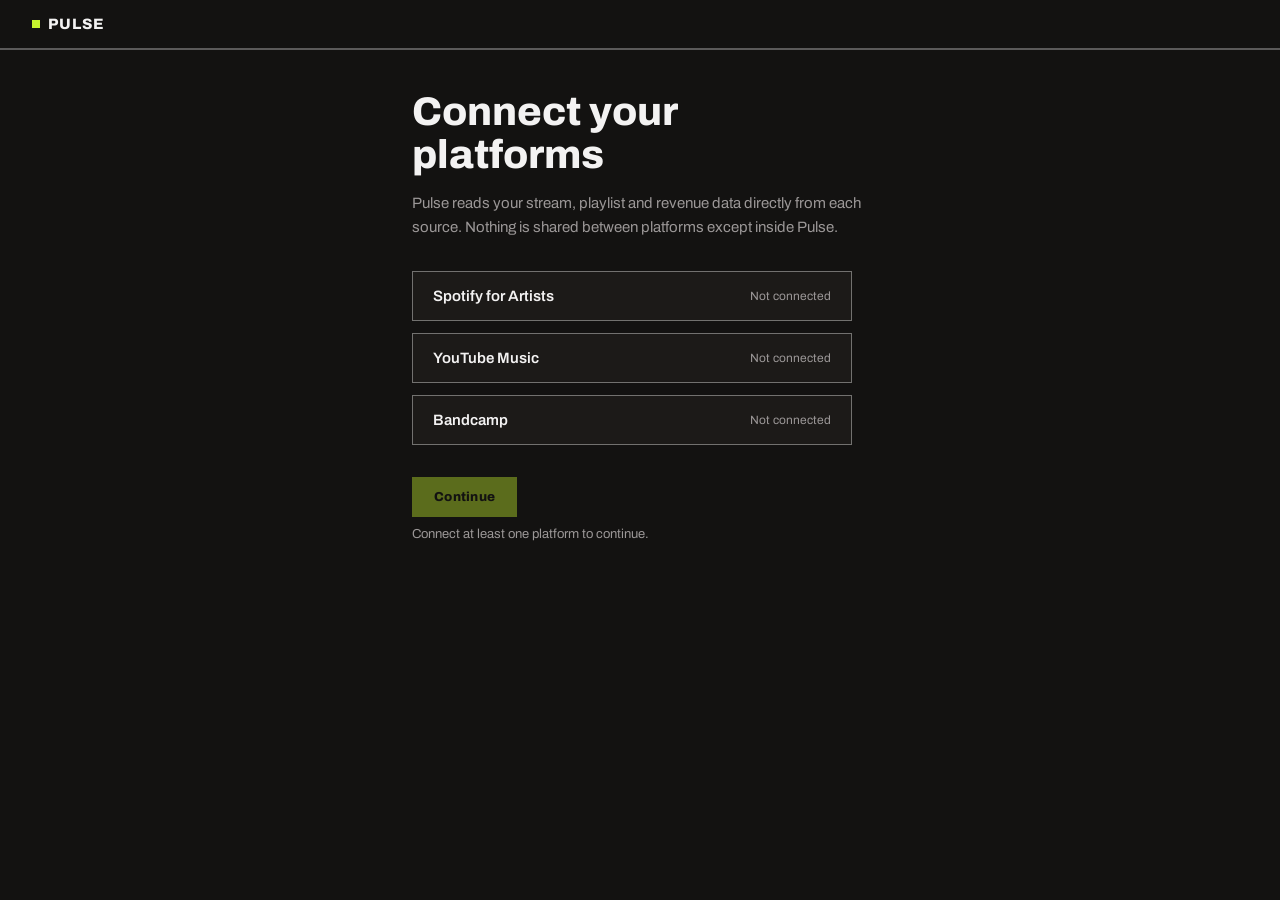
<file: Work/Pulse/prototype.html>
<!DOCTYPE html>
<html lang="en">
<head>
<meta charset="utf-8">
<meta name="viewport" content="width=device-width, initial-scale=1">
<title>Pulse, Interactive Prototype</title>
<meta name="description" content="Working HTML/CSS/JS prototype of Pulse, a unified analytics dashboard for independent music producers.">
<link rel="icon" href="data:image/svg+xml,%3Csvg xmlns='http://www.w3.org/2000/svg' viewBox='0 0 100 100'%3E%3Crect width='100' height='100' fill='%23131211'/%3E%3Ctext x='50' y='70' font-family='Arial' font-size='62' font-weight='800' fill='%23c6f22e' text-anchor='middle'%3EP%3C/text%3E%3C/svg%3E">
<meta property="og:type" content="website">
<meta property="og:title" content="Pulse, Interactive Prototype">
<meta property="og:description" content="Working HTML/CSS/JS prototype of Pulse, a unified analytics dashboard for independent music producers.">
<meta property="og:image" content="assets/pulse-overview.png">
<meta name="twitter:card" content="summary_large_image">
<link rel="preconnect" href="https://fonts.googleapis.com">
<link rel="preconnect" href="https://fonts.gstatic.com" crossorigin>
<link href="https://fonts.googleapis.com/css2?family=Archivo:wght@400;600;800&display=swap" rel="stylesheet">
<style>
  :root {
    --acc: #c6f22e;
    --pg-bg: #131211;
    --pg-surface: #1c1a18;
    --pg-code: #0d0c0b;
    --pg-ink: #f3f2f2;
    --pg-mute: #9b9797;
    --pg-line: rgba(243,242,242,0.32);
    --pg-line-soft: rgba(243,242,242,0.18);
    --pg-line-mid: rgba(243,242,242,0.4);
  }
  *, *::before, *::after { box-sizing: border-box; }
  html, body { margin: 0; padding: 0; }
  body {
    background: var(--pg-bg); color: var(--pg-ink);
    font-family: "Archivo", system-ui, sans-serif; -webkit-font-smoothing: antialiased;
    min-height: 100vh;
  }
  ::selection { background: var(--acc); color: #131211; }
  a { color: inherit; }
  button { font-family: inherit; }

  /* Verified against WCAG AA: muted text (#9b9797) on this background computes to ~5.95:1,
     accent (#c6f22e) computes to ~14.4:1, both clear AA (4.5:1) for normal text. */

  .sr-only {
    position: absolute; width: 1px; height: 1px; padding: 0; margin: -1px;
    overflow: hidden; clip: rect(0,0,0,0); white-space: nowrap; border: 0;
  }
  .skip-link {
    position: absolute; top: -48px; left: 12px; background: var(--acc); color: #131211;
    font-weight: 800; padding: 10px 16px; z-index: 100; transition: top .15s;
  }
  .skip-link:focus { top: 12px; }

  :focus-visible { outline: 2px solid var(--acc); outline-offset: 2px; }

  /* ── shell ─────────────────────────────────────────────────── */
  .topbar {
    display: flex; align-items: center; justify-content: space-between; gap: 16px;
    padding: 16px 32px; border-bottom: 2px solid var(--pg-line);
    position: sticky; top: 0; background: var(--pg-bg); z-index: 20; flex-wrap: wrap;
  }
  .brand { display: flex; align-items: center; gap: 8px; font-weight: 800; font-size: 15px; letter-spacing: 0.06em; text-transform: uppercase; }
  .brand::before { content: ""; width: 8px; height: 8px; background: var(--acc); flex: none; }
  .account-badge { color: var(--pg-mute); font-size: 12px; font-weight: 600; padding: 6px 12px; border: 1px solid var(--pg-line-soft); white-space: nowrap; }
  .tabs { display: flex; gap: 24px; list-style: none; margin: 0; padding: 0; flex-wrap: wrap; }
  .tabs button {
    background: none; border: 0; border-bottom: 2px solid transparent; cursor: pointer;
    color: var(--pg-mute); font-size: 13px; font-weight: 600; letter-spacing: 0.04em;
    text-transform: uppercase; padding: 0 0 4px; font-family: inherit;
  }
  .tabs button:hover { color: var(--pg-ink); }
  .tabs button[aria-current="page"] { color: var(--pg-ink); border-bottom-color: var(--acc); }

  main { max-width: 1100px; margin: 0 auto; padding: 40px 32px 100px; }
  /* The topbar is sticky and lives outside <main>, so scrollIntoView() has no way to
     know it needs to leave room for it. Without this, navigating to a screen scrolls
     its top content behind the sticky header instead of below it. */
  .screen { display: none; scroll-margin-top: 64px; }
  .screen.active { display: block; }

  h1, h2 { margin: 0; font-family: "Archivo", sans-serif; }
  .insight { font-size: clamp(22px,3vw,30px); font-weight: 600; line-height: 1.35; margin: 0 0 28px; max-width: 800px; }
  .insight em { color: var(--acc); font-style: normal; }

  /* ── controls ──────────────────────────────────────────────── */
  .filter-row { display: flex; justify-content: flex-end; gap: 8px; margin-bottom: 28px; flex-wrap: wrap; }
  .pill {
    font-size: 12px; padding: 6px 12px; border: 1px solid var(--pg-line-mid); background: none; color: var(--pg-ink);
    cursor: pointer; font-family: inherit;
  }
  .pill[aria-pressed="true"] { background: var(--acc); border-color: var(--acc); color: #131211; font-weight: 800; }
  select.pill { appearance: none; -webkit-appearance: none; }
  /* Native dropdown popups render with a browser-default light background regardless of
     page theme, and don't reliably respect a dark text color inherited from .pill.
     Set option colors explicitly so choices are legible without needing to hover. */
  .pill option { color: #131211; background: #fff; }

  /* ── chart ─────────────────────────────────────────────────── */
  .chart-wrap { position: relative; margin-bottom: 20px; padding-left: 46px; }
  .chart-wrap svg { display: block; width: 100%; height: auto; }
  .chart-axis { position: absolute; left: 0; top: 0; width: 40px; height: 100%; pointer-events: none; }
  .chart-axis span { position: absolute; left: 0; transform: translateY(-50%); font-size: 11px; color: var(--pg-mute); white-space: nowrap; }
  .chart-hover-layer { position: absolute; top: 0; right: 0; bottom: 0; left: 46px; cursor: crosshair; }
  .chart-cursor { position: absolute; top: 0; bottom: 0; width: 1px; background: var(--pg-line-mid); pointer-events: none; opacity: 0; }
  .chart-tooltip {
    position: absolute; top: 6px; transform: translateX(-50%); background: #0d0c0b; border: 1px solid var(--pg-line-mid);
    padding: 7px 11px; font-size: 12px; white-space: nowrap; pointer-events: none; opacity: 0; transition: opacity .1s;
    color: var(--pg-ink); z-index: 5;
  }
  .chart-tooltip strong { color: var(--acc); }
  .legend-row { display: flex; justify-content: space-between; align-items: center; gap: 16px; flex-wrap: wrap; font-size: 12px; color: var(--pg-mute); margin-bottom: 28px; }
  .legend-group { display: flex; gap: 20px; flex-wrap: wrap; }
  .legend-item { display: inline-flex; align-items: center; gap: 6px; }
  .legend-item .sw { width: 14px; height: 2px; background: var(--acc); display: inline-block; }
  .legend-item .sw.ghost { background: none; border-top: 2px dashed var(--pg-mute); width: 14px; }

  /* ── lists ─────────────────────────────────────────────────── */
  .list-row {
    display: flex; align-items: center; justify-content: space-between; gap: 12px;
    padding: 16px 0; border-bottom: 1px solid var(--pg-line-soft);
  }
  .list-row:last-child { border-bottom: none; }
  .list-row .name { font-weight: 600; }
  .list-row .sub { color: var(--pg-mute); font-size: 13px; margin-top: 2px; }
  .list-row .val { color: var(--acc); font-weight: 800; }

  /* ── generic UI ────────────────────────────────────────────── */
  .card { background: var(--pg-surface); border: 1px solid var(--pg-line-soft); padding: 24px; }
  .tag { display: inline-block; font-size: 11px; letter-spacing: 0.06em; text-transform: uppercase; color: var(--pg-mute); border: 1px solid var(--pg-line-mid); padding: 5px 10px; }
  .btn {
    font-family: inherit; font-weight: 800; font-size: 13px; letter-spacing: 0.02em; cursor: pointer;
    padding: 11px 20px; border: 2px solid var(--acc); background: var(--acc); color: #131211;
  }
  .btn:disabled { opacity: 0.4; cursor: not-allowed; }
  .btn-outline { background: none; color: var(--pg-ink); border-color: var(--pg-line-mid); }
  .link-btn { background: none; border: 0; color: var(--pg-mute); font-size: 13px; font-weight: 600; cursor: pointer; font-family: inherit; padding: 0; }
  .link-btn:hover { color: var(--acc); }
  .row { display: flex; gap: 20px; flex-wrap: wrap; }
  .row > * { flex: 1; min-width: 260px; }

  /* ── onboarding ────────────────────────────────────────────── */
  .connect-row { display: flex; flex-direction: column; gap: 12px; max-width: 440px; margin: 32px 0; }
  .connect-btn {
    display: flex; align-items: center; justify-content: space-between; width: 100%;
    padding: 16px 20px; border: 1px solid var(--pg-line-mid); background: var(--pg-surface); color: var(--pg-ink);
    font-family: inherit; font-size: 15px; font-weight: 600; cursor: pointer;
  }
  .connect-btn[aria-pressed="true"] { border-color: var(--acc); color: var(--acc); }
  .connect-btn .status { font-size: 12px; color: var(--pg-mute); font-weight: 400; }
  .connect-btn[aria-pressed="true"] .status { color: var(--acc); }

  /* ── notifications ─────────────────────────────────────────── */
  .switch-row { display: flex; align-items: center; justify-content: space-between; gap: 16px; padding: 18px 0; border-bottom: 1px solid var(--pg-line-soft); }
  .switch-row:last-of-type { border-bottom: none; }
  .switch-label { font-weight: 600; }
  .switch-desc { color: var(--pg-mute); font-size: 13px; margin-top: 2px; }
  .switch {
    position: relative; width: 44px; height: 24px; border: 1px solid var(--pg-line-mid); background: transparent;
    cursor: pointer; flex: none; padding: 0;
  }
  .switch::after {
    content: ""; position: absolute; top: 2px; left: 2px; width: 18px; height: 18px;
    background: var(--pg-mute); transition: transform .15s, background .15s;
  }
  .switch[aria-checked="true"] { border-color: var(--acc); background: rgba(198,242,46,0.12); }
  .switch[aria-checked="true"]::after { transform: translateX(20px); background: var(--acc); }
  .notif-preview { margin-top: 24px; }
  .notif-card {
    display: flex; gap: 12px; align-items: flex-start; padding: 16px; border: 1px solid var(--pg-line-soft);
    background: var(--pg-surface); max-width: 440px;
  }
  .notif-card .dot { width: 8px; height: 8px; background: var(--acc); border-radius: 50%; margin-top: 6px; flex: none; }
  .notif-card .body { font-size: 14px; line-height: 1.5; }
  .notif-card .meta { color: var(--pg-mute); font-size: 12px; margin-top: 4px; }

  /* ── state screens ─────────────────────────────────────────── */
  .state-center { display: flex; flex-direction: column; align-items: center; justify-content: center; text-align: center; gap: 16px; padding: 100px 20px; }
  .state-icon { width: 48px; height: 48px; border: 2px solid var(--pg-line-mid); display: grid; place-items: center; }
  .state-icon.dashed { border-style: dashed; }
  .state-icon.warn { border-color: var(--acc); color: var(--acc); font-weight: 800; }
  .skeleton { height: 14px; background: rgba(243,242,242,0.1); margin-bottom: 12px; position: relative; overflow: hidden; }
  .skeleton::after {
    content: ""; position: absolute; inset: 0; width: 40%;
    background: rgba(243,242,242,0.14); animation: shimmer 1.2s linear infinite;
  }
  @media (prefers-reduced-motion: reduce) { .skeleton::after { animation: none; } }
  @keyframes shimmer { from { transform: translateX(-100%); } to { transform: translateX(340%); } }

  .preview-row { margin-top: 28px; padding-top: 20px; border-top: 1px solid var(--pg-line-soft); display: flex; gap: 16px; align-items: center; flex-wrap: wrap; font-size: 11px; letter-spacing: 0.06em; text-transform: uppercase; color: var(--pg-mute); }

  /* ── concept screens (audience map, revenue bars) ────────────── */
  .concept-tag { display: inline-block; font-size: 11px; letter-spacing: 0.06em; text-transform: uppercase; color: var(--acc); border: 1px solid var(--acc); padding: 6px 12px; margin-bottom: 20px; }
  .concept-row { display: flex; gap: 24px; flex-wrap: wrap; align-items: flex-start; }
  .concept-row > .map-panel { flex: 2; min-width: 320px; }
  .concept-row > .city-list { flex: 1; min-width: 240px; }

  .map-panel { position: relative; height: 420px; background: var(--pg-surface); border: 1px solid var(--pg-line-soft); overflow: visible; }
  .bubble {
    position: absolute; border-radius: 50%; background: var(--acc); transform: translate(-50%, -50%);
    border: 0; padding: 0; cursor: pointer;
  }
  .bubble.highlight::after {
    content: ""; position: absolute; inset: -8px; border-radius: 50%; border: 2px solid var(--acc);
  }
  .city-label { position: absolute; font-size: 12px; font-weight: 600; color: var(--pg-ink); white-space: nowrap; pointer-events: none; }
  .map-tooltip {
    position: fixed; background: #0d0c0b; border: 1px solid var(--pg-line-mid); padding: 8px 12px; font-size: 12px;
    color: var(--pg-ink); pointer-events: none; opacity: 0; transition: opacity .1s; z-index: 30; white-space: nowrap;
  }
  .map-tooltip strong { color: var(--acc); }
  .map-legend { display: flex; gap: 24px; flex-wrap: wrap; margin-top: 16px; font-size: 12px; color: var(--pg-mute); align-items: center; }
  .map-legend .swatch { width: 14px; height: 14px; border-radius: 50%; background: var(--acc); opacity: 0.6; display: inline-block; margin-right: 6px; vertical-align: middle; }
  .map-legend .ring-swatch { width: 14px; height: 14px; border-radius: 50%; border: 2px solid var(--acc); display: inline-block; margin-right: 6px; vertical-align: middle; }

  .bar-chart { display: flex; align-items: flex-end; gap: 4%; height: 320px; padding-left: 50px; position: relative; margin-top: 20px; }
  .bar-chart .bar-axis { position: absolute; left: 0; top: 0; width: 44px; height: 100%; }
  .bar-axis span { position: absolute; left: 0; transform: translateY(-50%); font-size: 11px; color: var(--pg-mute); }
  .bar-chart .bar-gridlines { position: absolute; left: 50px; right: 0; top: 0; height: 100%; }
  .bar-gridlines span { position: absolute; left: 0; right: 0; border-top: 1px solid rgba(243,242,242,0.07); }
  .bar-col { flex: 1; display: flex; flex-direction: column-reverse; height: 100%; cursor: pointer; position: relative; }
  .bar-seg { width: 100%; }
  .bar-labels { display: flex; gap: 4%; padding-left: 50px; margin-top: 10px; }
  .bar-labels span { flex: 1; text-align: center; font-size: 12px; color: var(--pg-mute); }
  .bar-legend { display: flex; gap: 20px; flex-wrap: wrap; margin-top: 20px; font-size: 12px; color: var(--pg-mute); }
  .bar-legend .swatch { width: 12px; height: 12px; display: inline-block; margin-right: 6px; vertical-align: middle; }
  .preview-row .link-btn { text-transform: none; letter-spacing: normal; font-size: 13px; }

  .error-msg { color: var(--acc); font-size: 13px; margin-top: 10px; }

  @media (max-width: 640px) {
    .topbar { padding: 14px 18px; }
    .tabs { gap: 16px; }
    main { padding: 28px 18px 80px; }
    .row > * { min-width: 100%; }
  }
</style>
</head>
<body>
<a class="skip-link" href="#main-content">Skip to content</a>
<div aria-live="polite" class="sr-only" id="live-region"></div>

<!-- ONBOARDING -->
<section class="screen active" id="screen-onboarding" aria-labelledby="onboarding-h">
  <header class="topbar">
    <span class="brand">Pulse</span>
  </header>
  <main id="main-content" style="max-width:520px">
    <h1 id="onboarding-h" style="font-size:clamp(28px,4vw,40px); font-weight:800; margin-bottom:12px">Connect your platforms</h1>
    <p style="color:var(--pg-mute); font-size:15px; line-height:1.6; margin-bottom:0">Pulse reads your stream, playlist and revenue data directly from each source. Nothing is shared between platforms except inside Pulse.</p>
    <div class="connect-row" role="group" aria-label="Platforms to connect">
      <button class="connect-btn" data-platform="Spotify" aria-pressed="false">
        <span>Spotify for Artists</span>
        <span class="status">Not connected</span>
      </button>
      <button class="connect-btn" data-platform="YouTube Music" aria-pressed="false">
        <span>YouTube Music</span>
        <span class="status">Not connected</span>
      </button>
      <button class="connect-btn" data-platform="Bandcamp" aria-pressed="false">
        <span>Bandcamp</span>
        <span class="status">Not connected</span>
      </button>
    </div>
    <button class="btn" id="onboarding-continue" disabled>Continue</button>
    <p id="onboarding-hint" style="color:var(--pg-mute); font-size:13px; margin-top:10px">Connect at least one platform to continue.</p>
  </main>
</section>

<!-- APP SHELL (shown after onboarding) -->
<div id="app-shell" style="display:none">
  <header class="topbar">
    <div style="display:flex; align-items:center; gap:16px">
      <span class="brand">Pulse</span>
      <span class="account-badge">Wren Ito</span>
    </div>
    <ul class="tabs" role="tablist" aria-label="Sections">
      <li role="none"><button role="tab" data-nav="overview" aria-current="page">Overview</button></li>
      <li role="none"><button role="tab" data-nav="release">Release</button></li>
      <li role="none"><button role="tab" data-nav="compare">Compare</button></li>
      <li role="none"><button role="tab" data-nav="notifications">Notifications</button></li>
    </ul>
  </header>

  <main id="main-content-app">

    <!-- OVERVIEW -->
    <section class="screen" id="screen-overview" aria-labelledby="overview-h">
      <h1 id="overview-h" class="sr-only">Overview</h1>
      <div class="filter-row" role="group" aria-label="Filters">
        <select class="pill" id="platform-filter" aria-label="Platform filter">
          <option>All platforms</option>
          <option>Spotify</option>
          <option>YouTube Music</option>
          <option>Bandcamp</option>
        </select>
        <button class="pill" data-range="7d">7d</button>
        <button class="pill" data-range="28d" aria-pressed="true">28d</button>
        <button class="pill" data-range="90d">90d</button>
      </div>
      <p class="insight" id="overview-insight">&ldquo;Midnight Static&rdquo; is growing <em>34% faster</em> than Warm Static was at the same point.</p>
      <div class="chart-wrap" id="chart-overview"></div>
      <span class="sr-only" id="overview-sr-desc">Line chart: Midnight Static's daily streams rising above Warm Static's pace over the same window.</span>
      <div class="legend-row">
        <div class="legend-group">
          <span class="legend-item"><span class="sw"></span>Midnight Static</span>
          <span class="legend-item"><span class="sw ghost"></span>Warm Static (ghost)</span>
        </div>
        <div class="legend-group" id="overview-days"><span>Day 1</span><span>Day 14</span><span>Day 28</span></div>
      </div>
      <div class="preview-row">
        <span>Preview other states:</span>
        <button class="link-btn" data-nav="state-loading">Loading</button>
        <button class="link-btn" data-nav="state-empty">Empty</button>
        <button class="link-btn" data-nav="state-error">Error</button>
      </div>
      <div class="preview-row">
        <span>Explore concepts (built, but untested):</span>
        <button class="link-btn" data-nav="audience">Audience</button>
        <button class="link-btn" data-nav="revenue">Revenue</button>
      </div>
    </section>

    <!-- RELEASE -->
    <section class="screen" id="screen-release" aria-labelledby="release-h">
      <div class="filter-row"><span class="tag">First 14 days</span></div>
      <h1 id="release-h" style="font-size:clamp(26px,4vw,36px); font-weight:800; margin-bottom:20px">Midnight Static</h1>
      <div class="chart-wrap" id="chart-release"></div>
      <span class="sr-only" id="release-sr-desc">Area chart: Midnight Static's streams climbing steadily over its first 14 days.</span>
      <div style="margin-top:8px">
        <div class="list-row"><div><div class="name">Weekly Beats Digest</div><div class="sub">Editorial playlist</div></div><div class="val">+18%</div></div>
        <div class="list-row"><div><div class="name">Late Night Frequencies</div><div class="sub">Fan playlist, 40k saves</div></div><div class="val">+11%</div></div>
        <div class="list-row"><div><div class="name">Bandcamp Daily: Electronic</div><div class="sub">Editorial feature</div></div><div class="val">+7%</div></div>
      </div>
    </section>

    <!-- COMPARE -->
    <section class="screen" id="screen-compare" aria-labelledby="compare-h">
      <h1 id="compare-h" class="sr-only">Compare releases</h1>
      <div id="compare-empty" class="state-center" style="padding-top:60px">
        <div class="state-icon" aria-hidden="true">⇅</div>
        <h2 style="font-size:22px; font-weight:800">See how two releases compare</h2>
        <p style="color:var(--pg-mute); max-width:380px; margin:0">Pick any two releases and Pulse aligns their launch weeks to day zero.</p>
        <div style="display:flex; gap:10px; align-items:center; flex-wrap:wrap; justify-content:center">
          <label class="sr-only" for="release-a">Release A</label>
          <select class="pill" id="release-a"></select>
          <label class="sr-only" for="release-b">Release B</label>
          <select class="pill" id="release-b"></select>
          <button class="btn" id="compare-btn">Compare</button>
        </div>
        <p class="error-msg sr-only" id="compare-error" role="alert">Pick two different releases to compare.</p>
      </div>
      <div id="compare-result" style="display:none">
        <button class="link-btn" id="change-releases" style="margin-bottom:20px">&larr; Change releases</button>
        <p class="insight" id="compare-insight">Midnight Static is outpacing Warm Static by <em>34%</em> at the same point in its launch.</p>
        <div class="chart-wrap" id="chart-compare"></div>
        <span class="sr-only" id="compare-chart-desc">Two lines from day zero: Midnight Static rising well above Warm Static's pace over the same 28-day window.</span>
        <div class="legend-row">
          <div class="legend-group">
            <span class="legend-item"><span class="sw"></span><span id="legend-a">Midnight Static</span>, day 0 to 28</span>
            <span class="legend-item"><span class="sw" style="background:var(--pg-ink)"></span><span id="legend-b">Warm Static</span>, day 0 to 28</span>
          </div>
        </div>
      </div>
    </section>

    <!-- AUDIENCE (concept) -->
    <section class="screen" id="screen-audience" aria-labelledby="audience-h">
      <button class="link-btn" data-nav="overview" style="margin-bottom:20px">&larr; Back to Overview</button>
      <div class="concept-tag">Concept, built but untested</div>
      <p class="insight" id="audience-insight">Lagos is your fastest-growing city this month.</p>
      <div class="concept-row">
        <div class="map-panel" id="audience-map" role="img" aria-label="Map of listener cities, bubble size by monthly listeners, ring marks the fastest-growing city">
          <div class="map-tooltip" id="map-tooltip"></div>
        </div>
        <div class="city-list card" id="audience-city-list" aria-label="Top cities by listeners"></div>
      </div>
      <div class="map-legend">
        <span><span class="swatch"></span>Bubble size = monthly listeners</span>
        <span><span class="ring-swatch"></span>Ring = fastest-growing city this month</span>
      </div>
    </section>

    <!-- REVENUE (concept) -->
    <section class="screen" id="screen-revenue" aria-labelledby="revenue-h">
      <button class="link-btn" data-nav="overview" style="margin-bottom:20px">&larr; Back to Overview</button>
      <div class="concept-tag">Concept, built but untested</div>
      <p class="insight" id="revenue-insight">Streaming now covers most of your revenue.</p>
      <div id="revenue-chart"></div>
      <div class="bar-legend">
        <span><span class="swatch" style="background:#c6f22e"></span>Spotify</span>
        <span><span class="swatch" style="background:#8fd6c9"></span>YouTube Music</span>
        <span><span class="swatch" style="background:#4d6a63"></span>Bandcamp</span>
      </div>
    </section>

    <!-- NOTIFICATIONS -->
    <section class="screen" id="screen-notifications" aria-labelledby="notif-h">
      <h1 id="notif-h" style="font-size:clamp(26px,4vw,36px); font-weight:800; margin-bottom:8px">Get told, don't go check.</h1>
      <p style="color:var(--pg-mute); font-size:15px; max-width:600px; margin-bottom:8px">Research showed producers check Pulse every day out of habit, not because something changed. These alerts are the fix: Pulse tells you when a number actually moves.</p>
      <div class="row" style="margin-top:28px; align-items:start">
        <div class="card" role="group" aria-label="Alert settings">
          <div class="switch-row">
            <div>
              <div class="switch-label">Weekly digest</div>
              <div class="switch-desc">One summary every Monday, no daily checking needed</div>
            </div>
            <button class="switch" role="switch" aria-checked="true" data-alert="digest" aria-label="Weekly digest"></button>
          </div>
          <div class="switch-row">
            <div>
              <div class="switch-label">Milestone alerts</div>
              <div class="switch-desc">A release grows 20% faster than its predecessor</div>
            </div>
            <button class="switch" role="switch" aria-checked="true" data-alert="milestone" aria-label="Milestone alerts"></button>
          </div>
          <div class="switch-row">
            <div>
              <div class="switch-label">New playlist placements</div>
              <div class="switch-desc">A track gets added to an editorial or fan playlist</div>
            </div>
            <button class="switch" role="switch" aria-checked="false" data-alert="playlist" aria-label="New playlist placements"></button>
          </div>
        </div>
        <div>
          <div class="tag" style="margin-bottom:12px">Preview</div>
          <div class="notif-preview" id="notif-preview" aria-live="polite"></div>
        </div>
      </div>
    </section>

    <!-- LOADING STATE -->
    <section class="screen" id="screen-state-loading" aria-labelledby="loading-h">
      <button class="link-btn" data-nav="overview" style="margin-bottom:40px">&larr; Back to Overview</button>
      <h1 id="loading-h" class="sr-only">Loading state</h1>
      <div class="skeleton" style="width:40%"></div>
      <div class="skeleton" style="width:60%"></div>
      <div class="skeleton" style="height:220px; margin-top:20px" aria-hidden="true"></div>
      <p style="color:var(--pg-mute); font-size:13px; margin-top:16px">Loading state, skeleton shown while stream data resolves.</p>
    </section>

    <!-- EMPTY STATE -->
    <section class="screen" id="screen-state-empty" aria-labelledby="empty-h">
      <button class="link-btn" data-nav="overview" style="margin-bottom:0">&larr; Back to Overview</button>
      <div class="state-center">
        <h1 id="empty-h" class="sr-only">Empty state</h1>
        <div class="state-icon dashed" aria-hidden="true"></div>
        <p style="color:var(--pg-mute); max-width:380px; margin:0; font-size:18px">&ldquo;Your first release needs 7 days of data. Check back Friday.&rdquo;</p>
        <span class="tag">Empty state</span>
      </div>
    </section>

    <!-- ERROR STATE -->
    <section class="screen" id="screen-state-error" aria-labelledby="error-h">
      <button class="link-btn" data-nav="overview" style="margin-bottom:0">&larr; Back to Overview</button>
      <div class="state-center">
        <h1 id="error-h" class="sr-only">Error state</h1>
        <div class="state-icon warn" aria-hidden="true">!</div>
        <p style="color:var(--pg-mute); max-width:380px; margin:0; font-size:18px">&ldquo;Spotify is not responding. Showing your last sync from 2 hours ago.&rdquo;</p>
        <button class="btn btn-outline">Retry</button>
        <span class="tag">Error state</span>
      </div>
    </section>

  </main>
</div>

<script>
(function () {
  'use strict';

  // ── catalog: one producer's own releases, with real per-day stream figures ──
  var ARTIST = 'Wren Ito';
  var RELEASES = {
    'Midnight Static': { artist: 'Wren Ito',       start: 820,  end: 1920, jitter: 0.16 },
    'Warm Static':      { artist: 'Wren Ito',       start: 780,  end: 1560, jitter: 0.13 },
    'Paper Moons':       { artist: 'Wren Ito',       start: 540,  end: 1120, jitter: 0.19 },
    'Late Bloom':        { artist: 'Wren Ito',       start: 410,  end: 980,  jitter: 0.21 },
    'Glass Season':      { artist: 'Nadia Cross',    start: 1900, end: 3800, jitter: 0.15 },
    'Static Bloom':      { artist: 'The Aftertones', start: 480,  end: 1350, jitter: 0.24 },
    'Nightbound':        { artist: 'DJ Kessler',     start: 2600, end: 4600, jitter: 0.12 }
  };
  // Benchmarking is opt-in: an artist's release only shows up here once they've
  // marked it shareable for cross-artist comparison, same idea as public Spotify
  // stream counts. Pulse itself never exposes a connected account's private dashboard.
  function releaseLabel(name) {
    var r = RELEASES[name];
    return r.artist === 'Wren Ito' ? name : name + ', ' + r.artist;
  }
  (function populateCompareSelects() {
    var selA = document.getElementById('release-a');
    var selB = document.getElementById('release-b');
    Object.keys(RELEASES).forEach(function (name) {
      var optA = document.createElement('option');
      optA.value = name; optA.textContent = releaseLabel(name);
      selA.appendChild(optA);
      var optB = document.createElement('option');
      optB.value = name; optB.textContent = releaseLabel(name);
      selB.appendChild(optB);
    });
    selA.value = 'Midnight Static';
    selB.value = 'Warm Static';
  })();
  // Growth % is derived from each release's own start/end (stable, not reshuffled by
  // the per-point jitter below) so the headline number doesn't jump around on reload.
  // The jitter is purely cosmetic texture on the line itself.
  function baseGrowth(name) {
    var r = RELEASES[name];
    return (r.end - r.start) / r.start;
  }
  var RANGE_GROWTH_MULT = { '7d': 0.35, '28d': 1, '90d': 2.4 };
  var PLATFORM_MULT = { 'All platforms': 1, 'Spotify': 0.62, 'YouTube Music': 0.24, 'Bandcamp': 0.14 };
  var RANGE_DAYS = { '7d': 7, '28d': 29, '90d': 90 };
  var RANGE_LABELS = {
    '7d': ['Day 1', 'Day 4', 'Day 7'],
    '28d': ['Day 1', 'Day 14', 'Day 28'],
    '90d': ['Day 1', 'Day 45', 'Day 90']
  };
  var currentRange = '28d';
  var currentPlatform = 'All platforms';

  // ── chart engine: real values in, SVG + axis labels + hover tooltip out ──
  function formatNum(v) {
    v = Math.round(v);
    return v >= 1000 ? (Math.round(v / 100) / 10) + 'k' : String(v);
  }
  function niceMax(v) {
    if (v <= 0) return 10;
    var mag = Math.pow(10, Math.floor(Math.log10(v)));
    var step = mag / 2;
    return Math.ceil(v / step) * step;
  }
  function genSeries(n, valStart, valEnd, jitterPct) {
    var vals = [];
    for (var i = 0; i < n; i++) {
      var t = n === 1 ? 0 : i / (n - 1);
      var target = valStart + (valEnd - valStart) * t;
      var noise = target * jitterPct * (Math.random() - 0.4);
      vals.push(Math.max(0, Math.round(target + noise)));
    }
    return vals;
  }

  function renderChart(container, series, opts) {
    opts = opts || {};
    var W = opts.viewW || 620, H = opts.viewH || 220;
    var marginTop = 26, marginBottom = 18, marginRight = 10;
    var n = series[0].values.length;
    var allVals = [];
    series.forEach(function (s) { allVals = allVals.concat(s.values); });
    var maxVal = niceMax(Math.max.apply(null, allVals) || 1);

    // Leave room on the right so the end-point circle (r=5.5) doesn't get clipped by
    // the SVG's own viewport edge. A marker centered exactly at x=W renders half off-canvas.
    function xAt(i) { return n === 1 ? 0 : (i / (n - 1)) * (W - marginRight); }
    function yAt(v) { return H - marginBottom - (v / maxVal) * (H - marginTop - marginBottom); }

    var defs = '';
    var svgParts = [];
    var ticks = 4, tickVals = [];
    for (var g = 0; g <= ticks; g++) tickVals.push((maxVal / ticks) * g);
    tickVals.forEach(function (tv) {
      var y = yAt(tv);
      svgParts.push('<line x1="0" y1="' + y.toFixed(1) + '" x2="' + W + '" y2="' + y.toFixed(1) + '" stroke="#f3f2f2" stroke-opacity="0.07"/>');
    });

    series.forEach(function (s) {
      var pts = s.values.map(function (v, i) { return xAt(i).toFixed(1) + ',' + yAt(v).toFixed(1); }).join(' ');
      if (s.area) {
        defs += '<linearGradient id="areaFill" x1="0" y1="0" x2="0" y2="1"><stop offset="0%" stop-color="' + s.color + '" stop-opacity="0.35"/><stop offset="100%" stop-color="' + s.color + '" stop-opacity="0"/></linearGradient>';
        var areaPts = pts + ' ' + xAt(n - 1).toFixed(1) + ',' + (H - marginBottom) + ' ' + xAt(0).toFixed(1) + ',' + (H - marginBottom);
        svgParts.push('<polygon points="' + areaPts + '" fill="url(#areaFill)" stroke="none"/>');
      }
      svgParts.push('<polyline points="' + pts + '" fill="none" stroke="' + s.color + '" stroke-width="3" stroke-linejoin="round" stroke-linecap="round"' + (s.dashed ? ' stroke-dasharray="6 6"' : '') + '/>');
      var lx = xAt(n - 1), ly = yAt(s.values[n - 1]);
      svgParts.push('<circle cx="' + lx.toFixed(1) + '" cy="' + ly.toFixed(1) + '" r="5.5" fill="' + s.color + '"/>');
    });

    var svgHtml = '<svg viewBox="0 0 ' + W + ' ' + H + '" preserveAspectRatio="none" role="img" aria-hidden="true">' +
      (defs ? '<defs>' + defs + '</defs>' : '') + svgParts.join('') + '</svg>';

    var axisHtml = '<div class="chart-axis">' + tickVals.slice().reverse().map(function (tv) {
      var topPct = (yAt(tv) / H) * 100;
      return '<span style="top:' + topPct.toFixed(2) + '%">' + formatNum(tv) + '</span>';
    }).join('') + '</div>';

    container.innerHTML = svgHtml + axisHtml +
      '<div class="chart-cursor"></div><div class="chart-tooltip"></div><div class="chart-hover-layer"></div>';

    var hoverLayer = container.querySelector('.chart-hover-layer');
    var tooltip = container.querySelector('.chart-tooltip');
    var cursor = container.querySelector('.chart-cursor');
    hoverLayer.addEventListener('mousemove', function (e) {
      var rect = hoverLayer.getBoundingClientRect();
      var relX = Math.max(0, Math.min(1, (e.clientX - rect.left) / rect.width));
      var idx = Math.round(relX * (n - 1));
      var lines = series.map(function (s) { return s.label + ' ' + formatNum(s.values[idx]); }).join(' &middot; ');
      tooltip.innerHTML = '<strong>Day ' + (idx + 1) + '</strong> &nbsp; ' + lines;
      tooltip.style.opacity = '1';
      var pct = (idx / (n - 1)) * 100;
      tooltip.style.left = pct + '%';
      cursor.style.left = pct + '%';
      cursor.style.opacity = '1';
    });
    hoverLayer.addEventListener('mouseleave', function () {
      tooltip.style.opacity = '0';
      cursor.style.opacity = '0';
    });
  }

  // ── overview: real per-day figures, driven by range + platform filters ──
  function renderOverview() {
    var n = RANGE_DAYS[currentRange];
    var mult = PLATFORM_MULT[currentPlatform];
    var mainR = RELEASES['Midnight Static'];
    var ghostR = RELEASES['Warm Static'];
    var mainVals = genSeries(n, mainR.start * mult, mainR.end * mult, mainR.jitter);
    var ghostVals = genSeries(n, ghostR.start * mult, ghostR.end * mult, ghostR.jitter);
    renderChart(document.getElementById('chart-overview'), [
      { values: mainVals, color: '#c6f22e', label: 'Midnight Static' },
      { values: ghostVals, color: '#9b9797', dashed: true, label: 'Warm Static' }
    ], { viewW: 620, viewH: 220 });

    var baseGrowthPct = (baseGrowth('Midnight Static') / baseGrowth('Warm Static') - 1) * 100;
    var growth = Math.max(3, Math.round(baseGrowthPct * RANGE_GROWTH_MULT[currentRange]));
    document.getElementById('overview-insight').innerHTML =
      '&ldquo;Midnight Static&rdquo; is growing <em>' + growth + '% faster</em> than Warm Static was at the same point.';
    document.getElementById('overview-days').innerHTML =
      RANGE_LABELS[currentRange].map(function (l) { return '<span>' + l + '</span>'; }).join('');
    document.getElementById('overview-sr-desc').textContent =
      'Line chart: Midnight Static streams rising from ' + formatNum(mainVals[0]) + ' to ' + formatNum(mainVals[mainVals.length - 1]) +
      ' per day over ' + currentRange + ', growing ' + growth + '% faster than Warm Static did over the same window.';
  }

  // ── release drill-down: first 14 days of Midnight Static, as an area chart ──
  function renderRelease() {
    var r = RELEASES['Midnight Static'];
    var midEnd = r.start + (r.end - r.start) * 0.55;
    var vals = genSeries(15, r.start, midEnd, r.jitter + 0.03);
    renderChart(document.getElementById('chart-release'), [
      { values: vals, color: '#c6f22e', label: 'Midnight Static', area: true }
    ], { viewW: 520, viewH: 150 });
    document.getElementById('release-sr-desc').textContent =
      'Area chart: Midnight Static streams climbing from ' + formatNum(vals[0]) + ' to ' + formatNum(vals[vals.length - 1]) + ' per day over its first 14 days.';
  }

  // ── audience concept: listener geography, real listener counts per city ──
  var CITIES = [
    { name: 'Lagos', listeners: 3100, growth: 58, x: 0.52, y: 0.44, top: true, highlight: true },
    { name: 'London', listeners: 5400, growth: 12, x: 0.47, y: 0.24, top: true },
    { name: 'Berlin', listeners: 2900, growth: 9, x: 0.58, y: 0.22, top: true },
    { name: 'São Paulo', listeners: 2200, growth: 21, x: 0.30, y: 0.66, top: true },
    { name: 'Los Angeles', listeners: 6800, growth: 6, x: 0.11, y: 0.32, top: true },
    { name: 'Tokyo', listeners: 1400, growth: 4, x: 0.86, y: 0.34 },
    { name: 'Nairobi', listeners: 900, growth: 31, x: 0.56, y: 0.56 },
    { name: 'Toronto', listeners: 1100, growth: 7, x: 0.16, y: 0.20 },
    { name: 'Manila', listeners: 700, growth: 15, x: 0.80, y: 0.52 },
    { name: 'Mexico City', listeners: 1300, growth: 10, x: 0.13, y: 0.48 },
    { name: 'Paris', listeners: 950, growth: 5, x: 0.50, y: 0.26 },
    { name: 'Sydney', listeners: 650, growth: 3, x: 0.90, y: 0.78 }
  ];
  function renderAudience() {
    var panel = document.getElementById('audience-map');
    var maxL = Math.max.apply(null, CITIES.map(function (c) { return c.listeners; }));
    var minR = 7, maxR = 26;
    var tooltip = document.getElementById('map-tooltip');
    panel.querySelectorAll('.bubble, .city-label').forEach(function (n) { n.remove(); });
    CITIES.forEach(function (c) {
      var r = minR + (c.listeners / maxL) * (maxR - minR);
      var btn = document.createElement('button');
      btn.className = 'bubble' + (c.highlight ? ' highlight' : '');
      btn.style.width = (r * 2) + 'px';
      btn.style.height = (r * 2) + 'px';
      btn.style.left = (c.x * 100) + '%';
      btn.style.top = (c.y * 100) + '%';
      btn.style.opacity = (0.4 + (c.listeners / maxL) * 0.5).toFixed(2);
      btn.setAttribute('aria-label', c.name + ': ' + formatNum(c.listeners) + ' monthly listeners, ' + (c.growth >= 0 ? '+' : '') + c.growth + '% this month');
      btn.addEventListener('mouseenter', function (e) { showMapTooltip(e, c); });
      btn.addEventListener('focus', function (e) { showMapTooltip(e, c); });
      btn.addEventListener('mousemove', function (e) { positionMapTooltip(e); });
      btn.addEventListener('mouseleave', hideMapTooltip);
      btn.addEventListener('blur', hideMapTooltip);
      panel.appendChild(btn);
      if (c.top) {
        var label = document.createElement('span');
        label.className = 'city-label';
        label.textContent = c.name;
        label.style.left = 'calc(' + (c.x * 100) + '% + ' + (r + 6) + 'px)';
        label.style.top = (c.y * 100) + '%';
        label.style.transform = 'translateY(-50%)';
        panel.appendChild(label);
      }
    });

    function showMapTooltip(e, c) {
      tooltip.innerHTML = '<strong>' + c.name + '</strong> &nbsp; ' + formatNum(c.listeners) + ' listeners &nbsp; ' + (c.growth >= 0 ? '+' : '') + c.growth + '%';
      tooltip.style.opacity = '1';
      positionMapTooltip(e);
    }
    function positionMapTooltip(e) {
      tooltip.style.left = (e.clientX + 14) + 'px';
      tooltip.style.top = (e.clientY - 10) + 'px';
    }
    function hideMapTooltip() { tooltip.style.opacity = '0'; }

    var top5 = CITIES.slice().sort(function (a, b) { return b.listeners - a.listeners; }).slice(0, 5);
    document.getElementById('audience-city-list').innerHTML =
      '<div style="font-size:12px; letter-spacing:0.06em; text-transform:uppercase; color:var(--pg-mute); margin-bottom:10px">Top cities</div>' +
      top5.map(function (c) {
        return '<div class="list-row"><div><div class="name">' + c.name + '</div><div class="sub">' + formatNum(c.listeners) + ' listeners</div></div><div class="val">' + (c.growth >= 0 ? '+' : '') + c.growth + '%</div></div>';
      }).join('');
  }

  // ── revenue concept: six months, three platforms, real dollar figures ──
  var REVENUE_MONTHS = ['Mar', 'Apr', 'May', 'Jun', 'Jul', 'Aug'];
  var REVENUE_DATA = [
    { total: 1240, spotify: 0.30, youtube: 0.14, bandcamp: 0.56 },
    { total: 1490, spotify: 0.34, youtube: 0.15, bandcamp: 0.51 },
    { total: 1670, spotify: 0.38, youtube: 0.16, bandcamp: 0.46 },
    { total: 2040, spotify: 0.42, youtube: 0.17, bandcamp: 0.41 },
    { total: 2310, spotify: 0.45, youtube: 0.18, bandcamp: 0.37 },
    { total: 2680, spotify: 0.47, youtube: 0.20, bandcamp: 0.33 }
  ];
  function renderRevenue() {
    var maxTotal = niceMax(Math.max.apply(null, REVENUE_DATA.map(function (d) { return d.total; })));
    var ticks = 4, tickHtml = '', gridHtml = '';
    for (var g = 0; g <= ticks; g++) {
      var tv = (maxTotal / ticks) * g;
      var topPct = 100 - (tv / maxTotal) * 100;
      tickHtml += '<span style="top:' + topPct.toFixed(2) + '%">$' + formatNum(tv) + '</span>';
      gridHtml += '<span style="top:' + topPct.toFixed(2) + '%"></span>';
    }
    var barsHtml = REVENUE_DATA.map(function (d, i) {
      var hPct = (d.total / maxTotal) * 100;
      var segs = [
        { key: 'spotify', color: '#c6f22e', label: 'Spotify' },
        { key: 'youtube', color: '#8fd6c9', label: 'YouTube Music' },
        { key: 'bandcamp', color: '#4d6a63', label: 'Bandcamp' }
      ];
      var segHtml = segs.map(function (s) {
        var segAmount = Math.round(d.total * d[s.key]);
        var segPct = d[s.key] * 100;
        return '<div class="bar-seg" style="height:' + segPct + '%; background:' + s.color + '" title="' + s.label + ': $' + formatNum(segAmount) + ' (' + Math.round(segPct) + '%)"></div>';
      }).join('');
      return '<div class="bar-col" style="height:' + hPct.toFixed(1) + '%" title="' + REVENUE_MONTHS[i] + ': $' + formatNum(d.total) + ' total">' + segHtml + '</div>';
    }).join('');

    document.getElementById('revenue-chart').innerHTML =
      '<div class="bar-chart">' +
        '<div class="bar-axis">' + tickHtml + '</div>' +
        '<div class="bar-gridlines">' + gridHtml + '</div>' +
        barsHtml +
      '</div>' +
      '<div class="bar-labels">' + REVENUE_MONTHS.map(function (m) { return '<span>' + m + '</span>'; }).join('') + '</div>';

    var first = REVENUE_DATA[0], last = REVENUE_DATA[REVENUE_DATA.length - 1];
    var streamShareNow = Math.round((last.spotify + last.youtube) * 100);
    var streamShareThen = Math.round((first.spotify + first.youtube) * 100);
    document.getElementById('revenue-insight').innerHTML =
      'Streaming now covers <em>' + streamShareNow + '%</em> of revenue, up from ' + streamShareThen + '% six months ago.';
  }

  renderOverview();
  renderRelease();
  renderAudience();
  renderRevenue();

  // ── onboarding ─────────────────────────────────────────────────
  var connected = {};
  document.querySelectorAll('.connect-btn').forEach(function (btn) {
    btn.addEventListener('click', function () {
      var on = btn.getAttribute('aria-pressed') === 'true';
      btn.setAttribute('aria-pressed', String(!on));
      btn.querySelector('.status').textContent = !on ? 'Connected' : 'Not connected';
      connected[btn.dataset.platform] = !on;
      var any = Object.keys(connected).some(function (k) { return connected[k]; });
      document.getElementById('onboarding-continue').disabled = !any;
      document.getElementById('onboarding-hint').textContent = any
        ? 'You can connect the rest later from settings.'
        : 'Connect at least one platform to continue.';
    });
  });
  document.getElementById('onboarding-continue').addEventListener('click', function () {
    document.getElementById('screen-onboarding').classList.remove('active');
    document.getElementById('app-shell').style.display = '';
    navigate('overview');
  });

  // ── nav / routing ────────────────────────────────────────────
  var live = document.getElementById('live-region');
  var screenNames = {
    overview: 'Overview', release: 'Release drill-down', compare: 'Compare',
    notifications: 'Notifications', 'state-loading': 'Loading state',
    'state-empty': 'Empty state', 'state-error': 'Error state',
    audience: 'Audience (concept)', revenue: 'Revenue (concept)'
  };
  function navigate(name) {
    document.querySelectorAll('#app-shell .screen').forEach(function (s) { s.classList.remove('active'); });
    var target = document.getElementById('screen-' + name);
    if (target) target.classList.add('active');
    document.querySelectorAll('.tabs [role="tab"]').forEach(function (t) {
      if (t.dataset.nav === name) t.setAttribute('aria-current', 'page');
      else t.removeAttribute('aria-current');
    });
    live.textContent = 'Now viewing: ' + (screenNames[name] || name);
    if (target) target.scrollIntoView({ block: 'start', behavior: 'auto' });
    window.location.hash = name;
  }
  document.querySelectorAll('[data-nav]').forEach(function (el) {
    el.addEventListener('click', function () { navigate(el.dataset.nav); });
  });
  window.addEventListener('hashchange', function () {
    var name = window.location.hash.replace('#', '');
    if (name && screenNames[name] && document.getElementById('app-shell').style.display !== 'none') navigate(name);
  });

  // ── overview filters: real controls, chart and headline actually change ──
  document.querySelectorAll('[data-range]').forEach(function (btn) {
    btn.addEventListener('click', function () {
      document.querySelectorAll('[data-range]').forEach(function (b) { b.setAttribute('aria-pressed', 'false'); });
      btn.setAttribute('aria-pressed', 'true');
      currentRange = btn.dataset.range;
      renderOverview();
    });
  });
  document.getElementById('platform-filter').addEventListener('change', function (e) {
    currentPlatform = e.target.value;
    renderOverview();
  });

  // ── compare flow: real delta computed from each release's own catalog data ──
  document.getElementById('compare-btn').addEventListener('click', function () {
    var a = document.getElementById('release-a').value;
    var b = document.getElementById('release-b').value;
    var err = document.getElementById('compare-error');
    if (a === b) {
      err.classList.remove('sr-only');
      err.textContent = 'Pick two different releases to compare.';
      return;
    }
    err.classList.add('sr-only');

    var ra = RELEASES[a], rb = RELEASES[b];
    var va = genSeries(29, ra.start, ra.end, ra.jitter);
    var vb = genSeries(29, rb.start, rb.end, rb.jitter);
    renderChart(document.getElementById('chart-compare'), [
      { values: va, color: '#c6f22e', label: a },
      { values: vb, color: '#f3f2f2', label: b }
    ], { viewW: 620, viewH: 220 });

    var delta = Math.round((baseGrowth(a) / baseGrowth(b) - 1) * 100);
    var leading = delta >= 0 ? a : b;
    var trailing = delta >= 0 ? b : a;
    var pct = Math.max(2, Math.abs(delta));
    var crossArtist = ra.artist !== rb.artist;

    document.getElementById('legend-a').textContent = releaseLabel(a);
    document.getElementById('legend-b').textContent = releaseLabel(b);
    document.getElementById('compare-insight').innerHTML =
      releaseLabel(leading) + ' is outpacing ' + releaseLabel(trailing) + ' by <em>' + pct + '%</em> at the same point in its launch.' +
      (crossArtist ? ' <span style="color:var(--pg-mute); font-size:0.6em; font-weight:400; display:block; margin-top:8px">Cross-artist benchmark, both releases were opted into shared comparison.</span>' : '');
    document.getElementById('compare-chart-desc').textContent =
      'Two lines from day zero: ' + releaseLabel(leading) + ' rising ' + pct + '% faster than ' + releaseLabel(trailing) + ' over the same 28-day window.';
    document.getElementById('compare-empty').style.display = 'none';
    document.getElementById('compare-result').style.display = '';
    live.textContent = 'Comparison ready: ' + a + ' versus ' + b;
  });
  document.getElementById('change-releases').addEventListener('click', function () {
    document.getElementById('compare-result').style.display = 'none';
    document.getElementById('compare-empty').style.display = '';
  });

  // ── notifications ────────────────────────────────────────────
  var alerts = { digest: true, milestone: true, playlist: false };
  var previews = {
    digest: { text: 'Your weekly digest is ready: Midnight Static grew 34% faster than your last release.', meta: 'Every Monday, 9:00 AM' },
    milestone: { text: '“Midnight Static” just passed +30% week-over-week growth.', meta: 'Just now' },
    playlist: { text: '“Midnight Static” was added to Late Night Frequencies (40k saves).', meta: '2 hours ago' }
  };
  function renderNotifPreview() {
    var box = document.getElementById('notif-preview');
    var active = Object.keys(alerts).filter(function (k) { return alerts[k]; });
    if (!active.length) {
      box.innerHTML = '<p style="color:var(--pg-mute); font-size:14px; max-width:380px">All alerts are off, you would only see numbers when you open Pulse yourself.</p>';
      return;
    }
    box.innerHTML = active.map(function (k) {
      var p = previews[k];
      return '<div class="notif-card"><span class="dot" aria-hidden="true"></span><div><div class="body">' + p.text + '</div><div class="meta">' + p.meta + '</div></div></div>';
    }).join('<div style="height:10px"></div>');
  }
  document.querySelectorAll('.switch').forEach(function (sw) {
    sw.addEventListener('click', function () {
      var on = sw.getAttribute('aria-checked') === 'true';
      sw.setAttribute('aria-checked', String(!on));
      alerts[sw.dataset.alert] = !on;
      renderNotifPreview();
    });
  });
  renderNotifPreview();

  // ── initial route ────────────────────────────────────────────
  var initial = window.location.hash.replace('#', '');
  if (initial && screenNames[initial]) {
    document.getElementById('screen-onboarding').classList.remove('active');
    document.getElementById('app-shell').style.display = '';
    navigate(initial);
  }
})();
</script>
</body>
</html>
</file>
